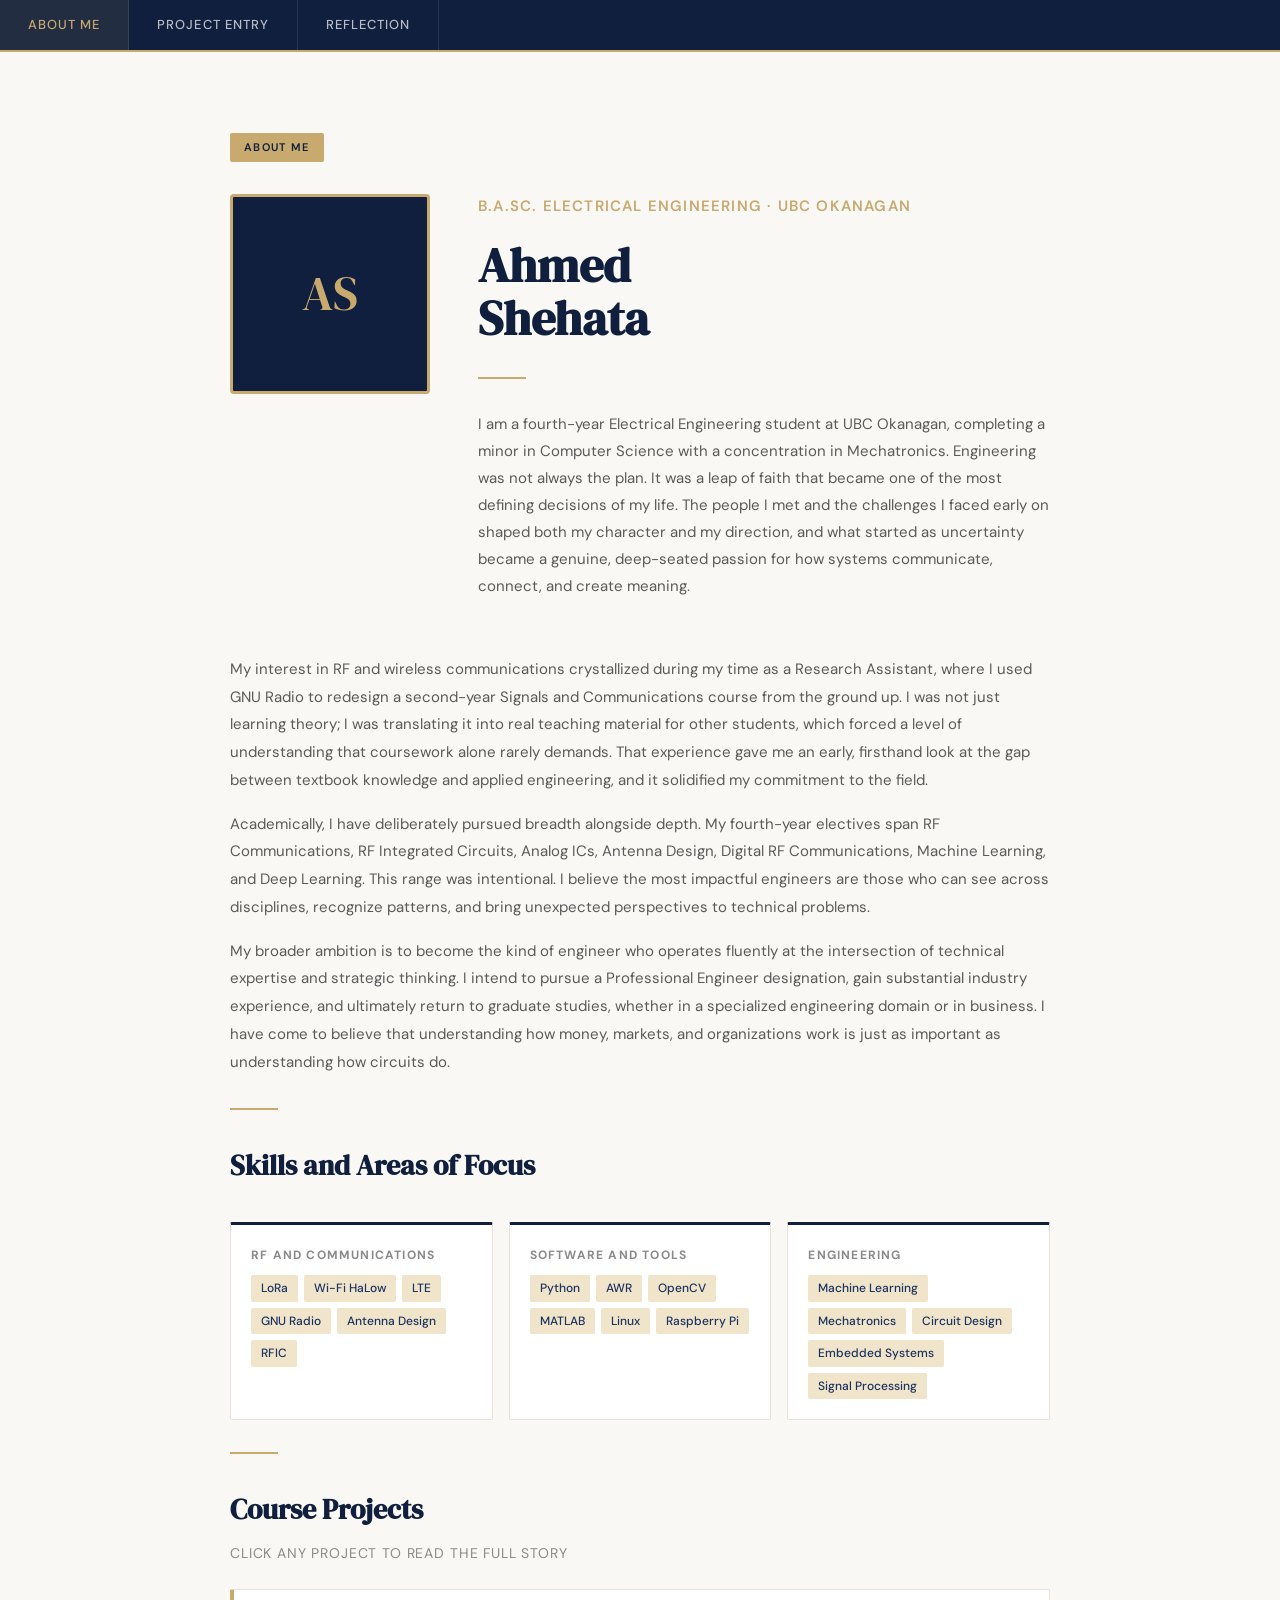
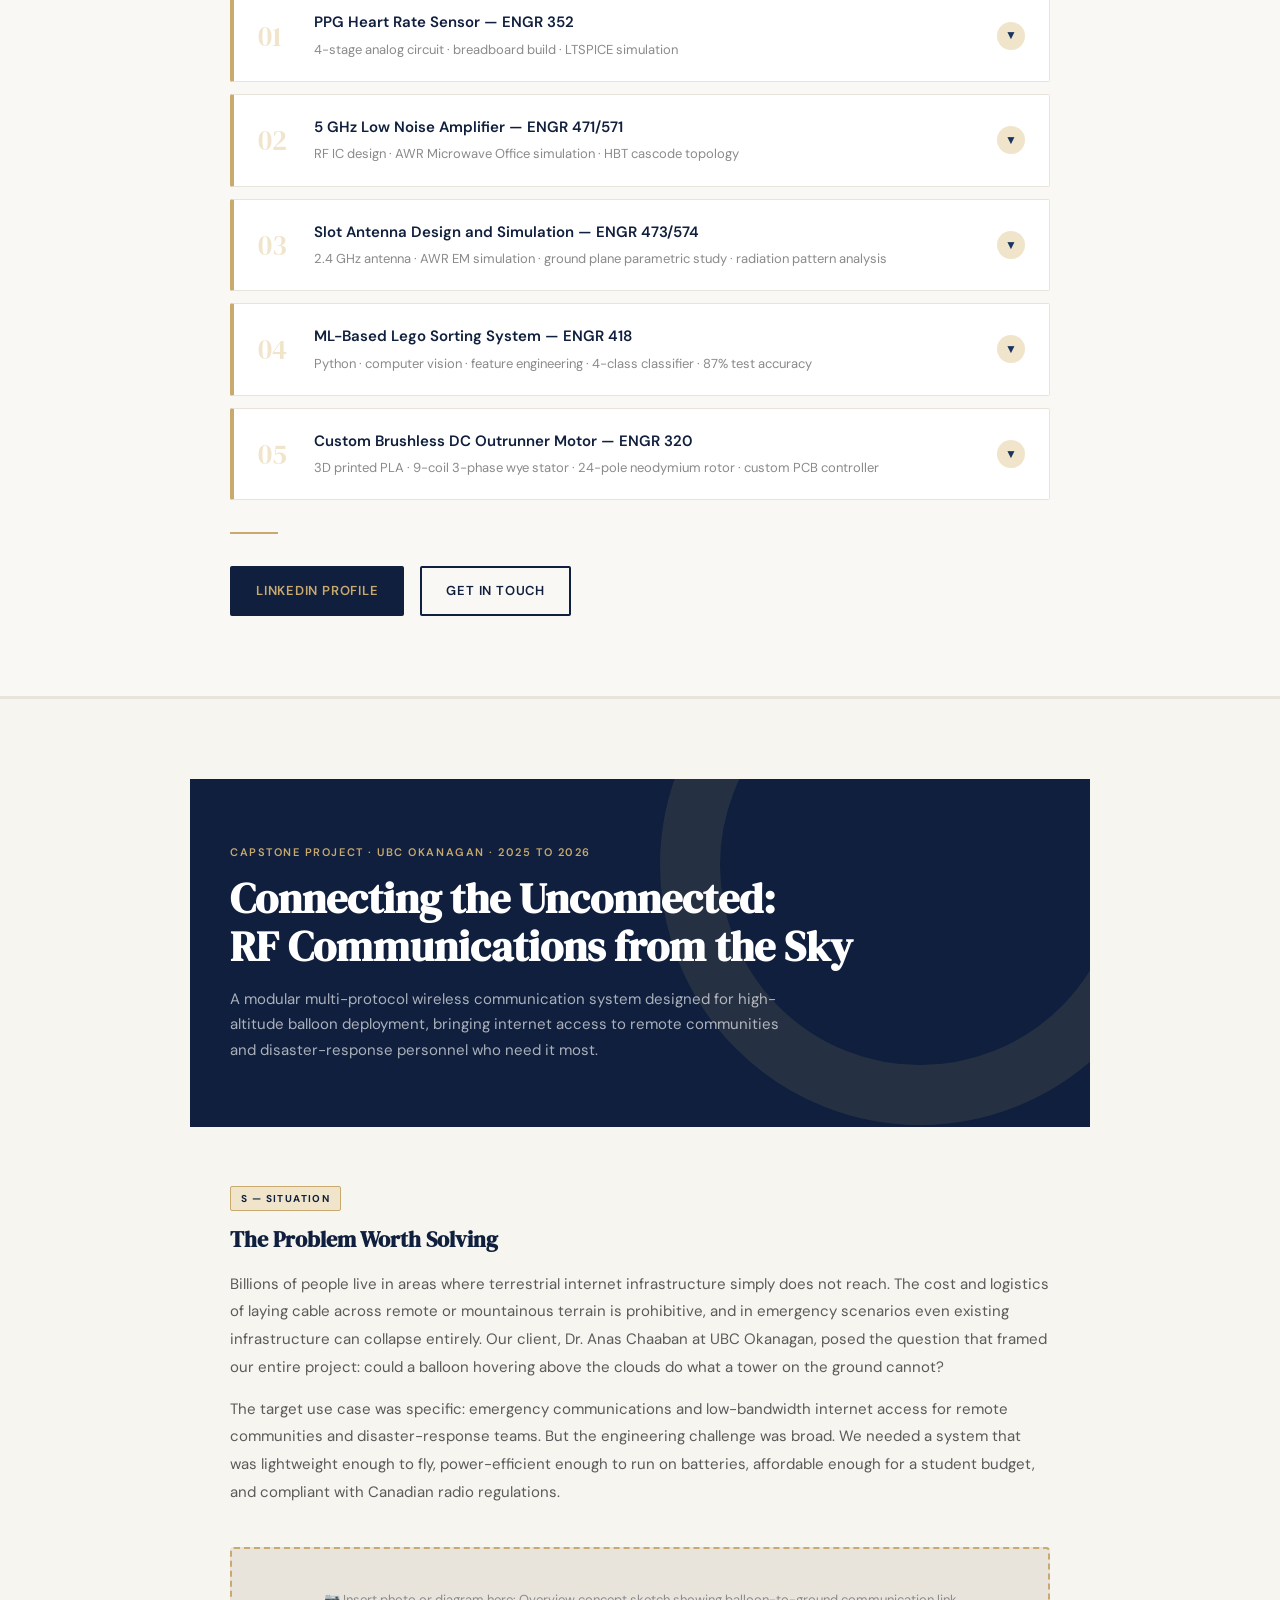
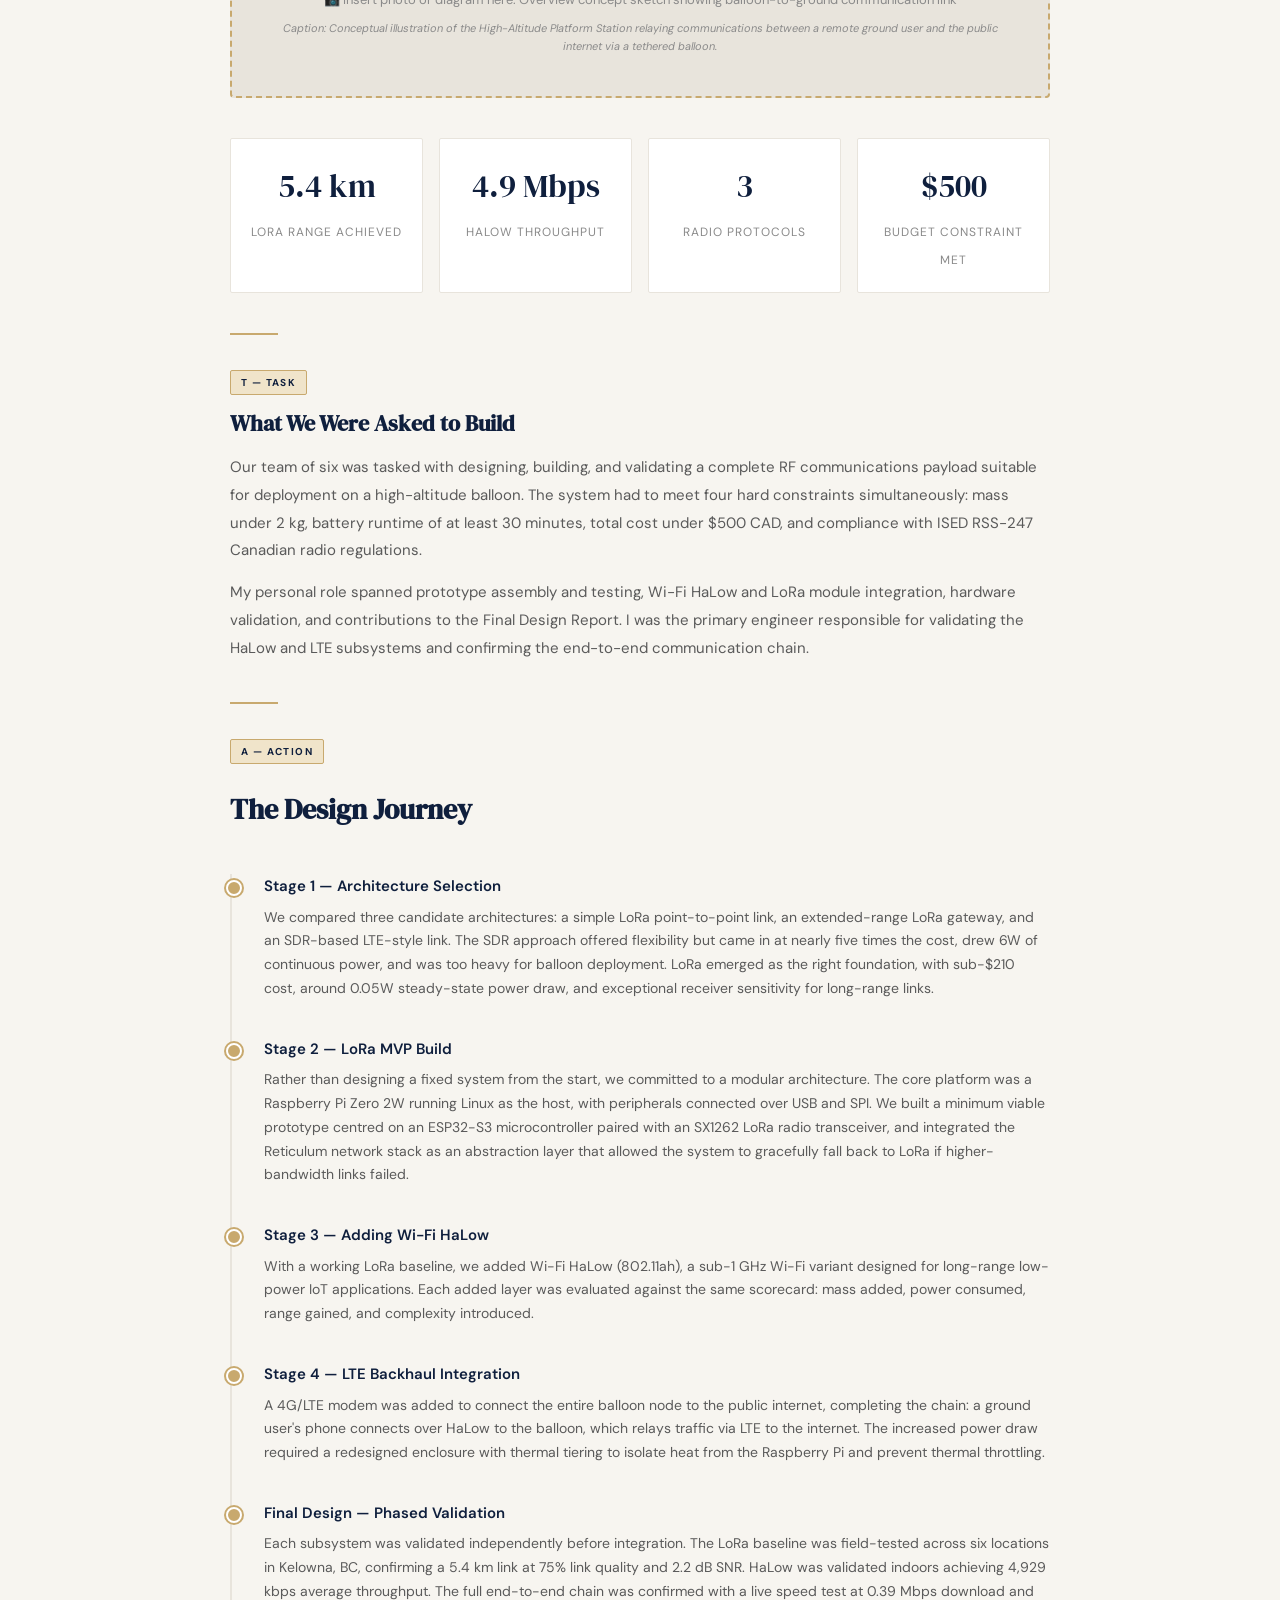
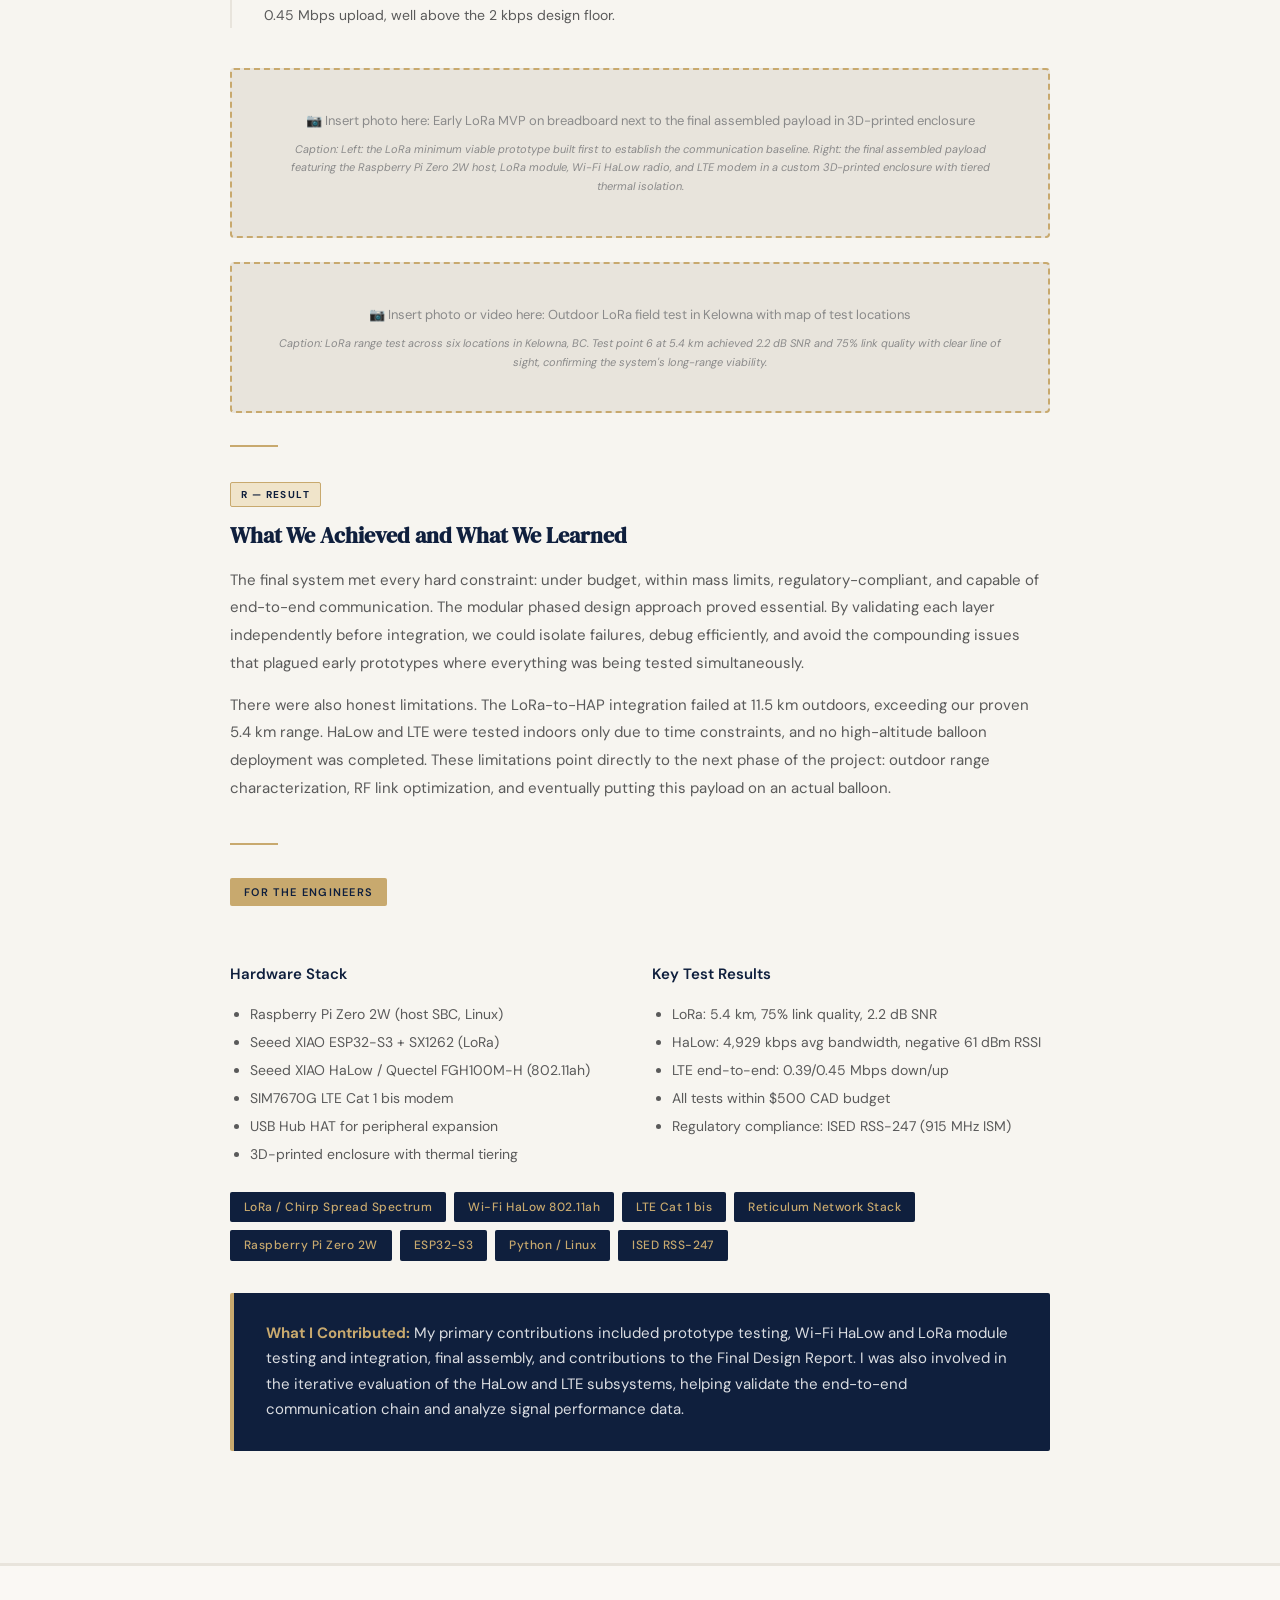
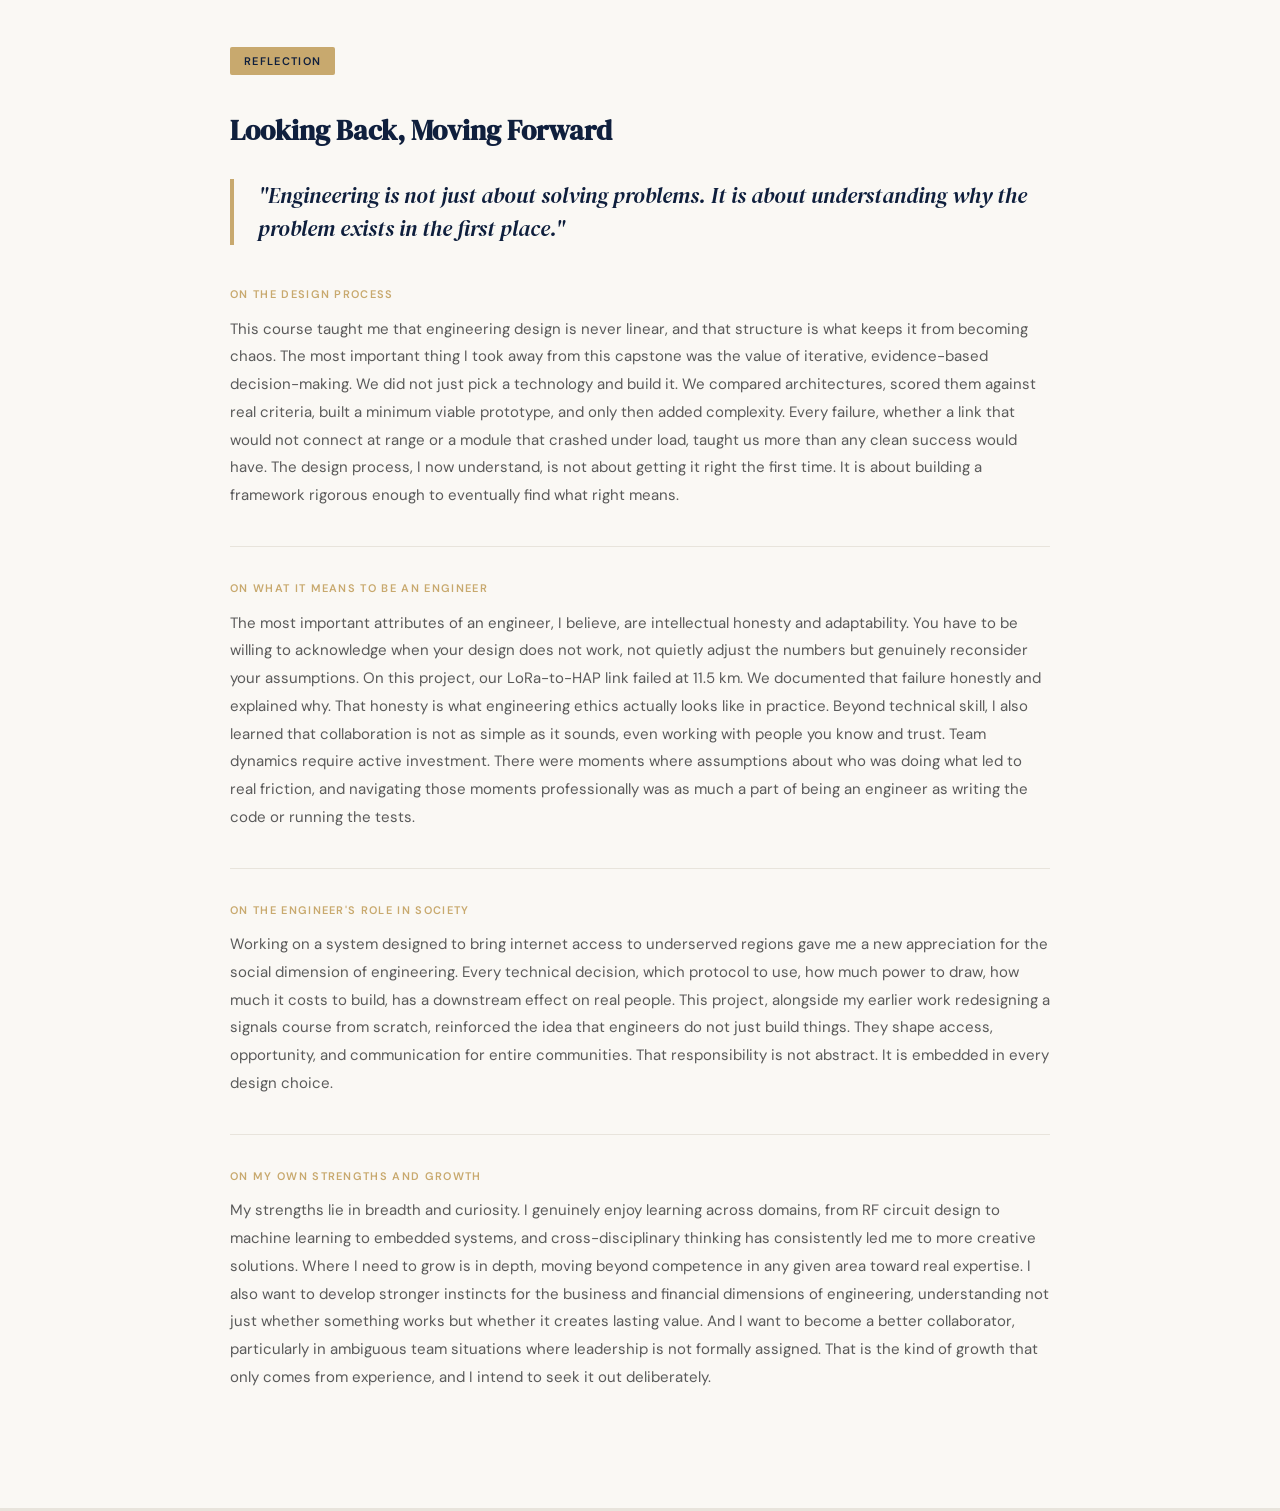
<file: ahmed_eportfolio_final(1).html>
<!DOCTYPE html>
<html lang="en">
<head>
<meta charset="UTF-8">
<meta name="viewport" content="width=device-width, initial-scale=1.0">
<title>Ahmed Shehata — ePortfolio</title>
<link href="https://fonts.googleapis.com/css2?family=DM+Serif+Display:ital@0;1&family=DM+Sans:wght@300;400;500;600&display=swap" rel="stylesheet">
<style>
  :root {
    --navy: #0f1f3d;
    --navy-mid: #1a3260;
    --accent: #c8a96e;
    --accent-light: #f0e4ca;
    --off-white: #faf8f4;
    --warm-gray: #e8e4dc;
    --text: #1a1a1a;
    --text-muted: #5a5a5a;
    --text-light: #8a8a8a;
  }

  * { margin: 0; padding: 0; box-sizing: border-box; }

  body {
    font-family: 'DM Sans', sans-serif;
    background: #f4f2ee;
    color: var(--text);
    line-height: 1.7;
  }

  /* NAV */
  .page-nav {
    position: sticky; top: 0;
    background: var(--navy); z-index: 100;
    display: flex; gap: 0;
    border-bottom: 2px solid var(--accent);
  }
  .page-nav a {
    color: rgba(255,255,255,0.7); text-decoration: none;
    padding: 14px 28px; font-size: 13px; letter-spacing: 0.08em;
    text-transform: uppercase; font-weight: 500; transition: all 0.2s;
    border-right: 1px solid rgba(255,255,255,0.1);
  }
  .page-nav a:hover, .page-nav a.active { color: var(--accent); background: rgba(200,169,110,0.1); }

  /* SECTIONS */
  .page-section { padding: 80px 0; min-height: 100vh; border-bottom: 3px solid var(--warm-gray); }
  #about { background: var(--off-white); }
  #project { background: #f7f5f0; }
  #reflection { background: var(--off-white); }

  .container { max-width: 900px; margin: 0 auto; padding: 0 40px; }

  /* LABELS */
  .page-label {
    display: inline-block; background: var(--accent); color: var(--navy);
    font-size: 11px; font-weight: 600; letter-spacing: 0.12em;
    text-transform: uppercase; padding: 5px 14px; border-radius: 2px; margin-bottom: 2rem;
  }
  .star-label {
    display: inline-block; font-size: 10px; font-weight: 700; letter-spacing: 0.14em;
    text-transform: uppercase; color: var(--navy); background: var(--accent-light);
    border: 1px solid var(--accent); padding: 3px 10px; border-radius: 2px; margin-bottom: 10px;
  }
  .about-divider { width: 48px; height: 2px; background: var(--accent); margin: 32px 0; }
  .section-heading { font-family: 'DM Serif Display', serif; font-size: 28px; color: var(--navy); margin-bottom: 8px; }
  .section-subheading { font-size: 14px; color: var(--text-light); letter-spacing: 0.06em; text-transform: uppercase; margin-bottom: 24px; }

  /* ABOUT HERO */
  .about-hero { display: grid; grid-template-columns: 200px 1fr; gap: 48px; align-items: start; margin-bottom: 56px; }
  .about-photo-placeholder {
    width: 200px; height: 200px; border-radius: 4px; background: var(--navy);
    display: flex; align-items: center; justify-content: center;
    color: var(--accent); font-size: 48px; font-family: 'DM Serif Display', serif;
    border: 3px solid var(--accent);
  }
  .about-name { font-family: 'DM Serif Display', serif; font-size: 48px; color: var(--navy); line-height: 1.1; margin-bottom: 6px; }
  .about-title { font-size: 15px; color: var(--accent); font-weight: 600; letter-spacing: 0.08em; text-transform: uppercase; margin-bottom: 20px; }
  .about-bio { font-size: 15px; color: var(--text-muted); line-height: 1.8; max-width: 600px; }

  /* SKILLS */
  .skills-grid { display: grid; grid-template-columns: repeat(3, 1fr); gap: 16px; margin: 32px 0; }
  .skill-card { background: white; border: 1px solid var(--warm-gray); border-top: 3px solid var(--navy); padding: 20px; border-radius: 2px; }
  .skill-card h4 { font-size: 12px; letter-spacing: 0.1em; text-transform: uppercase; color: var(--text-light); margin-bottom: 10px; }
  .skill-tags { display: flex; flex-wrap: wrap; gap: 6px; }
  .skill-tag { background: var(--accent-light); color: var(--navy-mid); font-size: 12px; padding: 3px 10px; border-radius: 2px; font-weight: 500; }

  /* EXPANDABLE PROJECT CARDS */
  .course-projects-grid { display: grid; gap: 12px; margin: 24px 0; }

  .course-card {
    background: white; border: 1px solid var(--warm-gray);
    border-left: 4px solid var(--accent); border-radius: 2px;
    overflow: hidden;
  }

  .course-card-header {
    display: flex; align-items: center; justify-content: space-between;
    padding: 20px 24px; cursor: pointer; user-select: none;
    transition: background 0.2s;
  }
  .course-card-header:hover { background: #fdf9f3; }

  .course-card-header-left { display: flex; align-items: center; gap: 20px; }
  .course-card-num { font-family: 'DM Serif Display', serif; font-size: 28px; color: var(--accent-light); line-height: 1; min-width: 36px; }
  .course-card-title { font-weight: 600; font-size: 15px; color: var(--navy); margin-bottom: 3px; }
  .course-card-sub { font-size: 13px; color: var(--text-light); }

  .course-card-chevron {
    width: 28px; height: 28px; border-radius: 50%;
    background: var(--accent-light); display: flex; align-items: center; justify-content: center;
    flex-shrink: 0; transition: transform 0.3s, background 0.2s;
    font-size: 12px; color: var(--navy-mid);
  }
  .course-card.open .course-card-chevron { transform: rotate(180deg); background: var(--accent); color: var(--navy); }

  .course-card-body {
    max-height: 0; overflow: hidden;
    transition: max-height 0.5s cubic-bezier(0.4, 0, 0.2, 1);
    border-top: 0px solid var(--warm-gray);
  }
  .course-card.open .course-card-body { max-height: 9999px; border-top-width: 1px; }

  .course-card-inner { padding: 32px 24px 32px 80px; }

  /* STAR BLOCKS INSIDE CARDS */
  .star-block { margin-bottom: 32px; }
  .star-block h4 { font-family: 'DM Serif Display', serif; font-size: 20px; color: var(--navy); margin-bottom: 10px; }
  .star-block p { font-size: 14px; color: var(--text-muted); line-height: 1.85; margin-bottom: 12px; }

  .stage-timeline { position: relative; margin: 24px 0; padding-left: 28px; border-left: 2px solid var(--warm-gray); }
  .stage-step { margin-bottom: 28px; position: relative; }
  .stage-step::before {
    content: ''; position: absolute; left: -34px; top: 5px;
    width: 10px; height: 10px; border-radius: 50%;
    background: var(--accent); border: 2px solid white; box-shadow: 0 0 0 2px var(--accent);
  }
  .stage-step .stage-num { font-size: 10px; font-weight: 700; letter-spacing: 0.12em; text-transform: uppercase; color: var(--accent); margin-bottom: 3px; }
  .stage-step h5 { font-weight: 600; font-size: 14px; color: var(--navy); margin-bottom: 6px; }
  .stage-step p { font-size: 14px; color: var(--text-muted); line-height: 1.75; margin-bottom: 8px; }

  .image-placeholder {
    background: var(--warm-gray); border: 2px dashed var(--accent);
    border-radius: 4px; padding: 24px 32px; text-align: center;
    color: var(--text-light); font-size: 13px; margin: 16px 0;
  }
  .image-placeholder p { margin-top: 6px; font-size: 11px; font-style: italic; }

  .tech-pills { display: flex; flex-wrap: wrap; gap: 7px; margin: 16px 0; }
  .tech-pill { background: var(--navy); color: var(--accent); font-size: 11px; padding: 4px 12px; border-radius: 2px; font-weight: 500; letter-spacing: 0.04em; }

  .result-callout {
    background: var(--navy); color: white; padding: 20px 24px;
    border-radius: 2px; margin: 20px 0; border-left: 4px solid var(--accent);
    font-size: 14px; line-height: 1.7; color: rgba(255,255,255,0.85);
  }
  .result-callout strong { color: var(--accent); }

  .stat-row-small { display: grid; grid-template-columns: repeat(4, 1fr); gap: 12px; margin: 20px 0; }
  .stat-card-small { background: white; border: 1px solid var(--warm-gray); padding: 16px; border-radius: 2px; text-align: center; }
  .stat-num-small { font-family: 'DM Serif Display', serif; font-size: 24px; color: var(--navy); display: block; margin-bottom: 3px; }
  .stat-label-small { font-size: 11px; color: var(--text-light); text-transform: uppercase; letter-spacing: 0.07em; }

  .two-col-small { display: grid; grid-template-columns: 1fr 1fr; gap: 20px; margin: 16px 0; }
  .result-table { width: 100%; border-collapse: collapse; margin: 12px 0; font-size: 13px; }
  .result-table th { background: var(--navy); color: var(--accent); padding: 8px 14px; text-align: left; font-size: 10px; letter-spacing: 0.08em; text-transform: uppercase; font-weight: 600; }
  .result-table td { padding: 8px 14px; border-bottom: 1px solid var(--warm-gray); color: var(--text-muted); }
  .result-table tr:nth-child(even) td { background: #f9f7f3; }

  .comparison-box { display: grid; grid-template-columns: 1fr 1fr; border: 1px solid var(--warm-gray); border-radius: 2px; overflow: hidden; margin: 16px 0; }
  .comp-col { padding: 20px; }
  .comp-col:first-child { background: white; border-right: 1px solid var(--warm-gray); }
  .comp-col:last-child { background: var(--navy); }
  .comp-col h6 { font-size: 10px; letter-spacing: 0.12em; text-transform: uppercase; font-weight: 700; margin-bottom: 14px; }
  .comp-col:first-child h6 { color: var(--text-light); }
  .comp-col:last-child h6 { color: var(--accent); }
  .comp-metric { margin-bottom: 10px; }
  .comp-val { font-family: 'DM Serif Display', serif; font-size: 20px; line-height: 1; }
  .comp-col:first-child .comp-val { color: var(--navy); }
  .comp-col:last-child .comp-val { color: var(--accent); }
  .comp-lbl { font-size: 10px; text-transform: uppercase; letter-spacing: 0.07em; }
  .comp-col:first-child .comp-lbl { color: var(--text-light); }
  .comp-col:last-child .comp-lbl { color: rgba(255,255,255,0.45); }

  /* CAPSTONE PROJECT SECTION */
  .project-hero {
    background: var(--navy); color: white;
    padding: 64px 40px; margin: 0 -40px 56px;
    position: relative; overflow: hidden;
  }
  .project-hero::before {
    content: ''; position: absolute; top: -50%; right: -10%;
    width: 400px; height: 400px;
    border: 60px solid rgba(200,169,110,0.12); border-radius: 50%;
  }
  .project-hero-tag { font-size: 11px; letter-spacing: 0.14em; text-transform: uppercase; color: var(--accent); font-weight: 600; margin-bottom: 12px; }
  .project-hero h1 { font-family: 'DM Serif Display', serif; font-size: 42px; line-height: 1.15; margin-bottom: 16px; position: relative; }
  .project-hero-sub { font-size: 15px; color: rgba(255,255,255,0.65); max-width: 560px; line-height: 1.7; position: relative; }

  .stat-row { display: grid; grid-template-columns: repeat(4, 1fr); gap: 16px; margin: 40px 0; }
  .stat-card { background: white; border: 1px solid var(--warm-gray); padding: 20px; border-radius: 2px; text-align: center; }
  .stat-num { font-family: 'DM Serif Display', serif; font-size: 32px; color: var(--navy); display: block; margin-bottom: 4px; }
  .stat-label { font-size: 12px; color: var(--text-light); text-transform: uppercase; letter-spacing: 0.08em; }

  .narrative-block { margin: 32px 0; }
  .narrative-block p { font-size: 15px; color: var(--text-muted); line-height: 1.85; margin-bottom: 14px; }

  .timeline { position: relative; margin: 40px 0; padding-left: 32px; border-left: 2px solid var(--warm-gray); }
  .timeline-step { margin-bottom: 36px; position: relative; }
  .timeline-step::before { content: ''; position: absolute; left: -38px; top: 6px; width: 12px; height: 12px; border-radius: 50%; background: var(--accent); border: 2px solid white; box-shadow: 0 0 0 2px var(--accent); }
  .timeline-step h4 { font-weight: 600; font-size: 15px; color: var(--navy); margin-bottom: 6px; }
  .timeline-step p { font-size: 14px; color: var(--text-muted); line-height: 1.7; }

  .two-col { display: grid; grid-template-columns: 1fr 1fr; gap: 24px; margin: 24px 0; }
  .callout { background: var(--navy); color: white; padding: 28px 32px; border-radius: 2px; margin: 32px 0; border-left: 4px solid var(--accent); }
  .callout p { font-size: 15px; line-height: 1.7; color: rgba(255,255,255,0.85); }
  .callout strong { color: var(--accent); }

  .image-placeholder-lg { background: var(--warm-gray); border: 2px dashed var(--accent); border-radius: 4px; padding: 40px; text-align: center; color: var(--text-light); font-size: 13px; margin: 24px 0; }
  .image-placeholder-lg p { margin-top: 8px; font-size: 11px; font-style: italic; }

  .tech-pills-lg { display: flex; flex-wrap: wrap; gap: 8px; margin: 20px 0; }
  .tech-pill-lg { background: var(--navy); color: var(--accent); font-size: 12px; padding: 5px 14px; border-radius: 2px; font-weight: 500; letter-spacing: 0.04em; }

  /* CONTACT */
  .contact-row { display: flex; gap: 16px; flex-wrap: wrap; margin-top: 32px; }
  .contact-btn { display: inline-flex; align-items: center; gap: 8px; padding: 12px 24px; font-size: 13px; font-weight: 600; letter-spacing: 0.06em; text-transform: uppercase; border-radius: 2px; text-decoration: none; transition: all 0.2s; }
  .btn-primary { background: var(--navy); color: var(--accent); border: 2px solid var(--navy); }
  .btn-secondary { background: transparent; color: var(--navy); border: 2px solid var(--navy); }

  /* REFLECTION */
  .reflection-intro { font-family: 'DM Serif Display', serif; font-size: 22px; color: var(--navy); line-height: 1.5; font-style: italic; border-left: 4px solid var(--accent); padding-left: 24px; margin-bottom: 40px; }
  .reflection-q { margin-bottom: 36px; }
  .reflection-q h4 { font-size: 11px; letter-spacing: 0.12em; text-transform: uppercase; color: var(--accent); font-weight: 600; margin-bottom: 12px; }
  .reflection-q p { font-size: 15px; color: var(--text-muted); line-height: 1.85; }
  hr.divider { border: none; border-top: 1px solid var(--warm-gray); margin: 32px 0; }
  .word-count { font-size: 12px; color: var(--text-light); font-style: italic; margin-top: 40px; }

  @media (max-width: 700px) {
    .about-hero { grid-template-columns: 1fr; }
    .skills-grid { grid-template-columns: 1fr; }
    .stat-row, .stat-row-small { grid-template-columns: repeat(2, 1fr); }
    .two-col, .two-col-small, .comparison-box { grid-template-columns: 1fr; }
    .about-name { font-size: 36px; }
    .course-card-inner { padding: 24px 16px; }
  }
</style>
</head>
<body>

<nav class="page-nav">
  <a href="#about" class="active">About Me</a>
  <a href="#project">Project Entry</a>
  <a href="#reflection">Reflection</a>
</nav>

<!-- ══════════════════════════════════════
     PAGE 1: ABOUT ME
══════════════════════════════════════ -->
<section class="page-section" id="about">
  <div class="container">

    <span class="page-label">About Me</span>

    <div class="about-hero">
      <div class="about-photo-placeholder">AS</div>
      <div>
        <div class="about-title">B.A.Sc. Electrical Engineering · UBC Okanagan</div>
        <h1 class="about-name">Ahmed<br>Shehata</h1>
        <div class="about-divider"></div>
        <p class="about-bio">I am a fourth-year Electrical Engineering student at UBC Okanagan, completing a minor in Computer Science with a concentration in Mechatronics. Engineering was not always the plan. It was a leap of faith that became one of the most defining decisions of my life. The people I met and the challenges I faced early on shaped both my character and my direction, and what started as uncertainty became a genuine, deep-seated passion for how systems communicate, connect, and create meaning.</p>
      </div>
    </div>

    <p style="font-size:15px; color:var(--text-muted); line-height:1.85; margin-bottom:16px;">My interest in RF and wireless communications crystallized during my time as a Research Assistant, where I used GNU Radio to redesign a second-year Signals and Communications course from the ground up. I was not just learning theory; I was translating it into real teaching material for other students, which forced a level of understanding that coursework alone rarely demands. That experience gave me an early, firsthand look at the gap between textbook knowledge and applied engineering, and it solidified my commitment to the field.</p>

    <p style="font-size:15px; color:var(--text-muted); line-height:1.85; margin-bottom:16px;">Academically, I have deliberately pursued breadth alongside depth. My fourth-year electives span RF Communications, RF Integrated Circuits, Analog ICs, Antenna Design, Digital RF Communications, Machine Learning, and Deep Learning. This range was intentional. I believe the most impactful engineers are those who can see across disciplines, recognize patterns, and bring unexpected perspectives to technical problems.</p>

    <p style="font-size:15px; color:var(--text-muted); line-height:1.85; margin-bottom:32px;">My broader ambition is to become the kind of engineer who operates fluently at the intersection of technical expertise and strategic thinking. I intend to pursue a Professional Engineer designation, gain substantial industry experience, and ultimately return to graduate studies, whether in a specialized engineering domain or in business. I have come to believe that understanding how money, markets, and organizations work is just as important as understanding how circuits do.</p>

    <div class="about-divider"></div>

    <h2 class="section-heading">Skills and Areas of Focus</h2>
    <div class="skills-grid">
      <div class="skill-card">
        <h4>RF and Communications</h4>
        <div class="skill-tags">
          <span class="skill-tag">LoRa</span><span class="skill-tag">Wi-Fi HaLow</span>
          <span class="skill-tag">LTE</span><span class="skill-tag">GNU Radio</span>
          <span class="skill-tag">Antenna Design</span><span class="skill-tag">RFIC</span>
        </div>
      </div>
      <div class="skill-card">
        <h4>Software and Tools</h4>
        <div class="skill-tags">
          <span class="skill-tag">Python</span><span class="skill-tag">AWR</span>
          <span class="skill-tag">OpenCV</span><span class="skill-tag">MATLAB</span>
          <span class="skill-tag">Linux</span><span class="skill-tag">Raspberry Pi</span>
        </div>
      </div>
      <div class="skill-card">
        <h4>Engineering</h4>
        <div class="skill-tags">
          <span class="skill-tag">Machine Learning</span><span class="skill-tag">Mechatronics</span>
          <span class="skill-tag">Circuit Design</span><span class="skill-tag">Embedded Systems</span>
          <span class="skill-tag">Signal Processing</span>
        </div>
      </div>
    </div>

    <div class="about-divider"></div>

    <!-- EXPANDABLE COURSE PROJECTS -->
    <h2 class="section-heading">Course Projects</h2>
    <p class="section-subheading">Click any project to read the full story</p>

    <div class="course-projects-grid">

      <!-- PROJECT 1: PPG -->
      <div class="course-card" id="card-ppg">
        <div class="course-card-header" onclick="toggleCard('card-ppg')">
          <div class="course-card-header-left">
            <div class="course-card-num">01</div>
            <div>
              <div class="course-card-title">PPG Heart Rate Sensor — ENGR 352</div>
              <div class="course-card-sub">4-stage analog circuit · breadboard build · LTSPICE simulation</div>
            </div>
          </div>
          <div class="course-card-chevron">▼</div>
        </div>
        <div class="course-card-body">
          <div class="course-card-inner">

            <div class="star-block">
              <span class="star-label">S — Situation</span>
              <h4>The Challenge: Detecting a Heartbeat with Analog Circuits</h4>
              <p>Every time the heart beats, it pushes a pulse of blood through the arteries, and that pulse subtly changes how much infrared light the skin absorbs. If you shine an IR emitter against a finger and measure the reflected intensity with a photodiode, you can actually see the heartbeat as a tiny fluctuation in the detected current. This technique is called photoplethysmography, or PPG, and it is the same principle behind every modern fitness tracker and pulse oximeter.</p>
              <p>In ENGR 352, our task was to build a PPG heart rate sensor from scratch using discrete analog components with no microcontrollers or digital shortcuts. The photodiode current sits in the range of nanoamps, and getting from that near-invisible signal to a clean, reliable LED flash for every heartbeat required four carefully engineered analog stages, each building directly on the last.</p>
            </div>

            <div class="stat-row-small">
              <div class="stat-card-small"><span class="stat-num-small">4</span><span class="stat-label-small">Cascaded Stages</span></div>
              <div class="stat-card-small"><span class="stat-num-small">~1 µA</span><span class="stat-label-small">Input Signal</span></div>
              <div class="stat-card-small"><span class="stat-num-small">170 ms</span><span class="stat-label-small">LED Flash Duration</span></div>
              <div class="stat-card-small"><span class="stat-num-small">&lt;2%</span><span class="stat-label-small">Error vs Theory</span></div>
            </div>

            <div class="star-block">
              <span class="star-label">T — Task</span>
              <h4>What We Were Asked to Build</h4>
              <p>The project spanned four successive lab sessions, each delivering a working circuit block that fed directly into the next. The final design had to operate from a single 5 V USB supply, detect a real human pulse reliably, and produce an LED flash of appropriate duration for each detected heartbeat, all using only component values available in the lab inventory. My partner and I were responsible for the complete design workflow at every stage, covering theoretical analysis, LTSPICE simulation, physical breadboard implementation, and oscilloscope verification.</p>
            </div>

            <div class="star-block">
              <span class="star-label">A — Action</span>
              <h4>The Build, Stage by Stage</h4>
            </div>

            <div class="stage-timeline">
              <div class="stage-step">
                <div class="stage-num">Stage 1 — Lab 2</div>
                <h5>Transimpedance Amplifier</h5>
                <p>The photodiode produces a DC current of roughly 1 µA with an AC heartbeat signal of only 25 to 100 nA riding on top. We designed a transimpedance amplifier that converts this current directly into a voltage using an op-amp with a megaohm-range feedback resistor. A small feedback capacitor was added to roll off high-frequency noise and prevent oscillation. We also hand-soldered the optical sensor assembly, carefully positioning the photodiode flush against the IR emitter with a heat-shrink shroud to minimize direct IR leakage.</p>
              </div>
              <div class="stage-step">
                <div class="stage-num">Stage 2 — Lab 3</div>
                <h5>Bandpass Filter and Gain Stage</h5>
                <p>Stage 1 produced a signal dominated by a large DC offset, which was not useful for triggering. Stage 2 stripped that DC component away with an AC-coupled non-inverting op-amp stage and amplified the remaining AC heartbeat signal to approximately 1 V peak. A resistor divider set the common-mode input to 2.5 V and the AC gain was tuned experimentally based on the actual signal from the sensor, completing a bandpass response across both cascaded stages.</p>
              </div>
              <div class="stage-step">
                <div class="stage-num">Stage 3 — Lab 4</div>
                <h5>Hysteretic Comparator</h5>
                <p>The smooth analog heartbeat waveform needed to be converted into a clean digital edge for the monostable to trigger on. We designed a hysteretic comparator with positive feedback to create two trip points around a 2.5 V reference, so the output only switched when the input clearly crossed the defined band. This eliminated noise-induced false triggers and produced a clean 0 to 5 V square wave that fired exactly once per heartbeat.</p>
              </div>
              <div class="stage-step">
                <div class="stage-num">Stage 4 — Lab 5</div>
                <h5>Monostable Multivibrator and LED Driver</h5>
                <p>A differentiator followed by an isolation diode extracted only the positive-going rising edges so the monostable fired exactly once per heartbeat. The monostable used two NPN BJTs in a cross-coupled configuration, holding the output high for a duration Ton set by the RC time constant. We calculated Ton = 167.3 ms analytically, targeting roughly 20% duty cycle at 72 BPM. Simulation confirmed 166 ms and the physical measurement came in at 170 ms, within 2% of the theoretical prediction. A third transistor drove the green LED through a current-limiting resistor, producing a visible flash synchronized to each heartbeat.</p>
              </div>
            </div>

            <div class="image-placeholder">
              📷 Insert photo here: Assembled breadboard with all 4 stages visible (Lab 5 final build)
              <p>Caption: Fully assembled PPG heart rate sensor. All four stages are visible across the breadboard, from the transimpedance amplifier on the left through to the monostable multivibrator and green LED driver on the right.</p>
            </div>

            <div class="image-placeholder">
              📷 Insert oscilloscope screenshot here: Final LED output (CH1) with raw PPG signal (CH2) showing synchronization
              <p>Caption: Final system output. CH1 shows the LED anode signal flashing at Ton approximately 170 ms for each detected heartbeat. CH2 shows the raw PPG signal from the finger sensor, confirming each LED flash is correctly synchronized to the cardiac cycle.</p>
            </div>

            <div class="star-block">
              <span class="star-label">R — Result</span>
              <h4>What We Built and What It Proved</h4>
              <p>The final integrated circuit successfully detected a real human pulse and produced a consistent LED flash for every heartbeat, with a measured Ton within 2% of the theoretical prediction. No component adjustments were required after assembly and the design worked on the first build. The project demonstrated the value of validating each block independently before cascading them together. When the final system was assembled, it worked immediately.</p>
            </div>

            <div class="tech-pills">
              <span class="tech-pill">Transimpedance Amplifier</span><span class="tech-pill">Bandpass Filter Design</span>
              <span class="tech-pill">Hysteretic Comparator</span><span class="tech-pill">Monostable Multivibrator</span>
              <span class="tech-pill">BJT Switching (2N3904)</span><span class="tech-pill">LTSPICE Simulation</span>
              <span class="tech-pill">Photoplethysmography (PPG)</span>
            </div>

            <div class="result-callout">
              <strong>My Contribution:</strong> I co-designed all four stages with my lab partner, contributing equally to theoretical analysis, LTSPICE simulation, breadboard construction, and oscilloscope verification. I was specifically responsible for the monostable multivibrator analysis and Ton calculation, the hysteresis band selection for Stage 3, and the final integrated system testing.
            </div>

          </div>
        </div>
      </div>

      <!-- PROJECT 2: LNA -->
      <div class="course-card" id="card-lna">
        <div class="course-card-header" onclick="toggleCard('card-lna')">
          <div class="course-card-header-left">
            <div class="course-card-num">02</div>
            <div>
              <div class="course-card-title">5 GHz Low Noise Amplifier — ENGR 471/571</div>
              <div class="course-card-sub">RF IC design · AWR Microwave Office simulation · HBT cascode topology</div>
            </div>
          </div>
          <div class="course-card-chevron">▼</div>
        </div>
        <div class="course-card-body">
          <div class="course-card-inner">

            <div class="star-block">
              <span class="star-label">S — Situation</span>
              <h4>The Problem: Amplifying Without Adding Noise</h4>
              <p>In any wireless receiver, whether it is a phone, a radar system, or a satellite link, the first component the antenna connects to is a low noise amplifier. The LNA's job is deceptively simple: amplify the incoming signal before it reaches the rest of the receiver chain. The problem is that every electronic component adds noise to the signal it handles, and if the first amplifier adds too much noise, no amount of downstream processing can recover the original signal quality.</p>
              <p>This project challenged me to design a 5 GHz LNA from scratch using AWR Microwave Office and a generic BiCMOS foundry process with heterojunction bipolar transistors. The design had to simultaneously meet four demanding targets over a 200 MHz bandwidth: noise figure below 2 dB, gain above 20 dB, input return loss below negative 15 dB, and output return loss below negative 10 dB, all from a single 1.8 V supply.</p>
            </div>

            <div class="stat-row-small">
              <div class="stat-card-small"><span class="stat-num-small">21 dB</span><span class="stat-label-small">Final Gain</span></div>
              <div class="stat-card-small"><span class="stat-num-small">1.78 dB</span><span class="stat-label-small">Noise Figure</span></div>
              <div class="stat-card-small"><span class="stat-num-small">−29 dB</span><span class="stat-label-small">Input Match</span></div>
              <div class="stat-card-small"><span class="stat-num-small">5 GHz</span><span class="stat-label-small">Design Frequency</span></div>
            </div>

            <div class="star-block">
              <span class="star-label">T — Task</span>
              <h4>What I Was Asked to Design</h4>
              <p>Labs 3 and 4 were a two-part individual design project, each building directly on the last. Lab 3 focused on the common-emitter topology, covering bias optimization, device scaling, emitter degeneration, and input matching to produce a well-matched CE amplifier. Lab 4 then upgraded that design by adding a cascode stage and an emitter follower to push gain past the 20 dB threshold while keeping noise figure within specification. The entire workflow was simulation-based using AWR Microwave Office with no physical hardware involved.</p>
            </div>

            <div class="star-block">
              <span class="star-label">A — Action</span>
              <h4>The Design Journey</h4>
            </div>

            <div class="stage-timeline">
              <div class="stage-step">
                <div class="stage-num">Step 1 — Bias Optimization</div>
                <h5>Finding the Minimum Noise Figure Bias Point</h5>
                <p>Starting with a single HBT transistor and no matching networks, I swept the base bias current from 0 to 0.15 mA and plotted noise figure at 5 GHz. The result revealed a clear minimum at Ibias around 0.0075 mA with NF of approximately 7.84 dB, which was far too noisy on its own and pointed directly to the need for device scaling.</p>
              </div>
              <div class="stage-step">
                <div class="stage-num">Step 2 — Device Scaling</div>
                <h5>Scaling to 24 Fingers to Align Zopt with 50 Ω</h5>
                <p>A single-finger transistor biased for minimum noise has an optimum source impedance far from 50 Ω, meaning a standard source cannot simultaneously drive the transistor at its noise minimum. I paralelled two devices at N=12 each for 24 total fingers. This scaling shifted the optimum noise impedance toward 50 Ω and dramatically dropped the minimum noise figure from 7.84 dB down to approximately 1.61 to 1.68 dB, all from choosing the right device size.</p>
              </div>
              <div class="stage-step">
                <div class="stage-num">Step 3 — Emitter Degeneration and Input Matching</div>
                <h5>Adding LE and LB to Achieve 50 Ω Input Impedance</h5>
                <p>Even after scaling, Re{Zin} was only about 10 Ω. A small emitter degeneration inductor LE was added to pull Re{Zin} to 50 Ω, calculated analytically as LE = RS/ωT using fT read from the transistor Bode plot at 15.1 GHz, giving LE around 0.549 nH after tuning. The cost was visible: voltage gain dropped from 5.98 V/V to 2.51 V/V. A series base inductor LB of 0.161 nH then cancelled the remaining input reactance, pushing S11 to negative 59 dB and completing the CE amplifier with an excellent input match but only 8.67 dB of gain.</p>
              </div>
              <div class="stage-step">
                <div class="stage-num">Step 4 — Cascode and Emitter Follower</div>
                <h5>Adding Q2 and Q3 to Push Gain to 21 dB</h5>
                <p>A cascode transistor Q2 was inserted between the CE output and the load to eliminate the Miller effect and push the dominant gain-limiting pole to a higher frequency. A resonant tank circuit with LT = 1 nH and a tuned capacitor CT of 0.52 pF, with series resistance to model Q=10, presented an equivalent parallel resistance of approximately 314 Ω to the collector, providing the high-impedance load needed for voltage gain. An emitter follower Q3 was added as an output buffer to drive the 50 Ω load. After iterating all tuning parameters, the cascode LNA met every specification: 21.07 dB gain, 1.78 dB noise figure, and better than negative 28 dB input return loss across the full 200 MHz bandwidth.</p>
              </div>
            </div>

            <div class="image-placeholder">
              📊 Insert AWR screenshot here: Noise Figure vs Bias Current comparing N=1 to scaled device (N=24)
              <p>Caption: Noise figure versus base bias current at 5 GHz. Single-device minimum NF is approximately 7.84 dB; after scaling to 24 fingers the minimum drops to approximately 1.61 to 1.68 dB. Device scaling is the single most impactful step in the design process.</p>
            </div>

            <div class="image-placeholder">
              📊 Insert AWR screenshot here: S21 gain comparison between the CE LNA (Lab 3) and Cascode LNA (Lab 4)
              <p>Caption: Gain |S21| versus frequency. The CE LNA achieves 8.67 dB at 5 GHz while the cascode delivers 21.07 dB, a 12.4 dB improvement with only a 0.39 dB noise figure penalty.</p>
            </div>

            <div class="star-block">
              <span class="star-label">R — Result</span>
              <h4>From 7.84 dB Noise to a Fully Matched 21 dB Amplifier</h4>
              <p>Starting from a single transistor with a noise figure of 7.84 dB and no impedance matching, the final cascode LNA achieved 21.07 dB gain, 1.78 dB noise figure, and better than negative 28 dB input return loss across a 200 MHz bandwidth at 5 GHz. Every specification was met. The most important lesson was that noise, gain, and matching are fundamentally coupled at RF frequencies, and every design step involved a documented trade-off rather than just a parameter adjustment.</p>
            </div>

            <div class="comparison-box">
              <div class="comp-col">
                <h6>Lab 3 — Common Emitter</h6>
                <div class="comp-metric"><div class="comp-val">8.67 dB</div><div class="comp-lbl">Gain @ 5 GHz</div></div>
                <div class="comp-metric"><div class="comp-val">1.39 dB</div><div class="comp-lbl">Noise Figure</div></div>
                <div class="comp-metric"><div class="comp-val">−59.1 dB</div><div class="comp-lbl">S11</div></div>
              </div>
              <div class="comp-col">
                <h6>Lab 4 — Cascode</h6>
                <div class="comp-metric"><div class="comp-val">21.07 dB</div><div class="comp-lbl">Gain @ 5 GHz</div></div>
                <div class="comp-metric"><div class="comp-val">1.78 dB</div><div class="comp-lbl">Noise Figure</div></div>
                <div class="comp-metric"><div class="comp-val">−29.8 dB</div><div class="comp-lbl">S11</div></div>
              </div>
            </div>

            <div class="tech-pills">
              <span class="tech-pill">AWR Microwave Office</span><span class="tech-pill">HBT Transistor Design</span>
              <span class="tech-pill">Noise Figure Optimization</span><span class="tech-pill">Emitter Degeneration</span>
              <span class="tech-pill">Cascode Topology</span><span class="tech-pill">S-Parameter Analysis</span>
              <span class="tech-pill">RF IC Design (BiCMOS)</span>
            </div>

            <div class="result-callout">
              <strong>My Contribution:</strong> This was an individual design project. I completed all design steps independently, including bias optimization sweeps, device scaling calculations, emitter and base inductor derivations from first principles, AWR simulation and tuning at every stage, and the final cascode integration.
            </div>

          </div>
        </div>
      </div>

      <!-- PROJECT 3: SLOT ANTENNA -->
      <div class="course-card" id="card-antenna">
        <div class="course-card-header" onclick="toggleCard('card-antenna')">
          <div class="course-card-header-left">
            <div class="course-card-num">03</div>
            <div>
              <div class="course-card-title">Slot Antenna Design and Simulation — ENGR 473/574</div>
              <div class="course-card-sub">2.4 GHz antenna · AWR EM simulation · ground plane parametric study · radiation pattern analysis</div>
            </div>
          </div>
          <div class="course-card-chevron">▼</div>
        </div>
        <div class="course-card-body">
          <div class="course-card-inner">

            <div class="star-block">
              <span class="star-label">S — Situation</span>
              <h4>What a Slot Antenna Is and Why It Is Worth Designing</h4>
              <p>A slot antenna is one of the most elegant structures in RF engineering. Rather than adding metal to radiate, you remove it. A narrow rectangular aperture cut into a conducting ground plane is driven by a voltage source across the slot, and the resulting edge currents cause the opening itself to radiate, producing a pattern that is mathematically the complement of a dipole's. The electric and magnetic fields are swapped compared to a dipole, but the overall radiation envelope is nearly identical, making slot antennas highly attractive wherever a flush, conformal, or structurally integrated antenna is needed. They appear in radar systems, broadcast towers, aircraft skins, and increasingly in PCB ground planes for Wi-Fi, GPS, and 5G front-ends.</p>
              <p>In ENGR 473, the project was not simply to design a slot antenna to a specification. It was a parametric study: build a working simulation in AWR Microwave Office's EM solver, then systematically vary the ground plane geometry to observe and explain what happens to the radiation pattern. The underlying question was a foundational one in antenna engineering. How much does the physical boundary around an aperture actually matter for how that aperture radiates?</p>
            </div>

            <div class="star-block">
              <span class="star-label">T — Task</span>
              <h4>Simulate, Vary, and Interpret</h4>
              <p>The assignment required me to construct a simulation-based study of a half-wavelength slot antenna resonating at 2.4 GHz inside AWR's EM environment. The target resonant frequency set the slot length at approximately 0.447λ, which corresponds to roughly 55.8 mm at 2.4 GHz with a slight shortening factor applied to achieve self-resonance. Beyond getting the antenna to resonate, the core task was to run a structured series of simulations that varied the ground plane width and length independently, and to analyze the resulting 3D radiation patterns, polar plots in the XZ and YZ planes, and input impedance curves for each configuration. The goal was not just to find a good design but to understand what controls the pattern and what trade-offs arise when the ground plane cannot be made arbitrarily large.</p>
            </div>

            <div class="star-block">
              <span class="star-label">A — Action</span>
              <h4>The Simulation Journey, Configuration by Configuration</h4>
            </div>

            <div class="stage-timeline">
              <div class="stage-step">
                <div class="stage-num">Stage 1 — Initial Setup</div>
                <h5>Building the Baseline Configuration</h5>
                <p>The starting point was a finite ground plane sized at 0.8λ by 0.8λ with the slot centred at resonant dimensions of 0.447λ long by 0.1λ wide. The stackup used two air layers with approximate open boundary conditions above and below the ground plane to simulate free-space radiation. Patch-style excitation ports were placed at either end of the slot to drive the voltage across the aperture. Several early layout attempts, visible in the simulation files as the "initial attempts" and "honorable mentions" configurations, failed to produce clean patterns due to incorrect boundary settings and oversized or undersized ground planes that distorted the near-field and produced asymmetric results.</p>
              </div>
              <div class="stage-step">
                <div class="stage-num">Stage 2 — Square Ground Plane Study</div>
                <h5>Comparing 0.8λ × 0.8λ Against 3λ × 3λ</h5>
                <p>The 0.8λ square ground plane produced the closest result to a theoretical donut pattern, with a clean omnidirectional response in the XZ plane and a standard figure-eight in the YZ plane. The 3D directivity plot showed a smooth oblate shape with a maximum directivity of approximately 5.74 dBi. When the ground plane was scaled up dramatically to 3λ by 3λ, the pattern broke down entirely into a multi-lobe structure with several distinct grating lobes radiating in unexpected directions. The 3D pattern became a complex multi-petal shape resembling a cactus rather than a donut, confirming that a very large ground plane introduces edge diffraction effects that compete with the intended aperture radiation.</p>
              </div>
              <div class="stage-step">
                <div class="stage-num">Stage 3 — Width Variation</div>
                <h5>Reducing Ground Plane Width from 0.8λ to 0.11λ</h5>
                <p>Holding the ground plane length at 0.8λ while reducing the width to 0.3λ and then further to 0.11λ revealed a consistent trend. Narrowing the width caused the two main lobes in the YZ plane to compress toward broadside and the XZ-plane omnidirectional ring to sharpen into a figure-eight pattern. At 0.11λ width the antenna began to behave more like a narrow strip radiator than a slot in a ground plane, producing a dipole-like bidirectional beam. The transition was gradual but monotonic, confirming that ground plane width directly controls the cross-polarization balance and the degree of omnidirectionality in the azimuthal plane.</p>
              </div>
              <div class="stage-step">
                <div class="stage-num">Stage 4 — Length Variation and Final Design</div>
                <h5>Converging on 0.48λ × 0.6λ for the Cleanest Donut</h5>
                <p>Varying the ground plane length while holding the width at 0.8λ showed that shorter lengths pushed the pattern toward a single dominant lobe while longer lengths reintroduced multi-lobe asymmetry. The final converged design used a ground plane of 0.48λ by 0.6λ with the slot at 0.447λ by 0.1λ. This configuration produced the cleanest approximation of the desired toroidal radiation pattern: a nearly omnidirectional ring in the XZ plane, a classic figure-eight in the YZ plane, and a smooth 3D directivity envelope with no significant sidelobes. The input impedance plot confirmed self-resonance at 2.397 GHz with the imaginary part of Z(1,1) crossing zero cleanly, while the real part peaked at approximately 418 Ω, consistent with the theoretical slot impedance prediction from Babinet's principle.</p>
              </div>
            </div>

            <div class="image-placeholder">
              📊 Insert AWR screenshot here: Final design layout showing 0.48λ × 0.6λ ground plane with centred slot, alongside input impedance plot confirming self-resonance at 2.397 GHz
              <p>Caption: Final slot antenna layout in AWR EM. The ground plane measures 0.48λ × 0.6λ with a centred slot of 0.447λ × 0.1λ. The input impedance plot (right) shows Im(Z) crossing zero at 2.397 GHz, confirming self-resonance. Re(Z) peaks at approximately 418 Ω, consistent with the theoretical slot impedance derived from Babinet's complement principle.</p>
            </div>

            <div class="image-placeholder">
              📊 Insert AWR screenshot here: Side-by-side 3D directivity plots comparing the 3λ × 3λ multi-lobe failure case against the final 0.48λ × 0.6λ clean donut pattern
              <p>Caption: The effect of ground plane size on radiation pattern. Left: a 3λ × 3λ ground plane produces a complex multi-lobe 3D pattern due to edge diffraction. Right: the final 0.48λ × 0.6λ design recovers the smooth toroidal shape with a 5.74 dBi peak directivity and no significant sidelobes.</p>
            </div>

            <div class="star-block">
              <span class="star-label">R — Result</span>
              <h4>What the Study Demonstrated and What It Could Not Resolve</h4>
              <p>The parametric study confirmed that ground plane geometry is not a passive backdrop for a slot antenna. It is an active part of the radiating structure. A square ground plane near 0.8λ produces a pattern close to the theoretical toroidal ideal, but both expanding and shrinking the ground plane in specific directions predictably deforms that pattern in ways that can be understood and explained using diffraction and boundary current arguments. The final design at 0.48λ by 0.6λ achieved the cleanest omnidirectional XZ response of all configurations tested, with a smooth 3D envelope and confirmed resonance at 2.397 GHz.</p>
              <p>There were honest limitations. The simulation used an idealized open-boundary approximation rather than a full absorbing boundary condition, which introduces some numerical reflection at the edges of the simulation domain. The port excitation model also approximated a real feed line rather than simulating a coaxial or microstrip feed directly. These simplifications are standard in educational EM simulations but would need to be addressed before the design could transition to physical fabrication and measurement.</p>
            </div>

            <div class="tech-pills">
              <span class="tech-pill">AWR Microwave Office EM Solver</span>
              <span class="tech-pill">Slot Antenna Theory</span>
              <span class="tech-pill">Babinet's Principle</span>
              <span class="tech-pill">Radiation Pattern Analysis</span>
              <span class="tech-pill">Parametric Ground Plane Study</span>
              <span class="tech-pill">Input Impedance Analysis</span>
              <span class="tech-pill">2.4 GHz ISM Band</span>
            </div>

            <div class="result-callout">
              <strong>My Contribution:</strong> This was an individual project. I independently set up all simulation geometries in AWR, iterated through every ground plane configuration, analyzed each resulting radiation pattern and impedance plot, and delivered the final converged design. I also prepared and presented the full slide deck covering the antenna's history, operating principle, and simulation results.
            </div>

          </div>
        </div>
      </div>

      <!-- PROJECT 4: ML LEGO SORTER -->
      <div class="course-card" id="card-ml">
        <div class="course-card-header" onclick="toggleCard('card-ml')">
          <div class="course-card-header-left">
            <div class="course-card-num">04</div>
            <div>
              <div class="course-card-title">ML-Based Lego Sorting System — ENGR 418</div>
              <div class="course-card-sub">Python · computer vision · feature engineering · 4-class classifier · 87% test accuracy</div>
            </div>
          </div>
          <div class="course-card-chevron">▼</div>
        </div>
        <div class="course-card-body">
          <div class="course-card-inner">

            <div class="star-block">
              <span class="star-label">S — Situation</span>
              <h4>The Problem: Teaching a Computer to Sort by Shape</h4>
              <p>Imagine a conveyor belt moving Lego pieces past a camera, and a sorting arm that needs to route each piece to the correct bin. The camera captures an image, and a machine learning algorithm has less than a second to decide which of four piece types it is looking at: a 2x4 rectangular brick, a 2x2 square plate, a 2x2 circular stud, or a small 2x1 rectangle. This was the real-world framing of the ENGR 418 project, and it turned out to be a considerably harder problem than it first appeared.</p>
              <p>The difficulty was not in building a classifier. Logistic regression on raw pixels worked perfectly on a clean, centred, ideally-lit dataset where every piece sat in the same position and orientation. The challenge arrived in Stage 2, when the company revealed that real conveyor belt images include rotated pieces, off-centre framing, variable lighting, and pale pieces that barely contrast against a white background. The raw pixel approach collapsed immediately, dropping to roughly 54% accuracy on the realistic dataset, barely better than guessing. The task became one of feature engineering: how do you extract information from an image that describes the shape of an object regardless of where it sits or which way it is facing?</p>
            </div>

            <div class="stat-row-small">
              <div class="stat-card-small"><span class="stat-num-small">54%</span><span class="stat-label-small">Stage 1 Accuracy</span></div>
              <div class="stat-card-small"><span class="stat-num-small">87%</span><span class="stat-label-small">Stage 2 Accuracy</span></div>
              <div class="stat-card-small"><span class="stat-num-small">17</span><span class="stat-label-small">Engineered Features</span></div>
              <div class="stat-card-small"><span class="stat-num-small">4</span><span class="stat-label-small">Lego Classes</span></div>
            </div>

            <div class="star-block">
              <span class="star-label">T — Task</span>
              <h4>Build a Rotation-Invariant, Position-Independent Classifier</h4>
              <p>Stage 1 required a linear 4-class logistic regression classifier trained directly on raw grayscale pixel values from images resized to at most 64x64 pixels. I was required to test performance across a range of input sizes and report accuracy and confusion matrices for both training and testing sets. Stage 2 then raised the stakes: apply that same stage 1 pipeline to a new, harder dataset to confirm it fails, and then replace raw pixels with a compact engineered feature vector of at most 40 features per image that could handle rotation, translation, and lighting variation. Both stages were implemented in Python using a group of two, with a formal written report required for Stage 2.</p>
            </div>

            <div class="star-block">
              <span class="star-label">A — Action</span>
              <h4>From Pixels to Geometry, Stage by Stage</h4>
            </div>

            <div class="stage-timeline">
              <div class="stage-step">
                <div class="stage-num">Stage 1 — Raw Pixel Baseline</div>
                <h5>Establishing What a Simple Approach Can and Cannot Do</h5>
                <p>The Stage 1 pipeline was intentionally constrained. Each RGB image was converted to grayscale and resized to a target resolution, then the pixel values were flattened into a feature vector and fed directly into a multinomial logistic regression classifier. Testing across input sizes from 8x8 up to 64x64 pixels showed that on the clean, aligned dataset the model achieved 100% training accuracy. The patterns were so consistent that pixel values alone were sufficient when position and orientation never varied. This result was informative in its own way: it told us that raw pixels can learn appearance templates, but templates are fragile.</p>
              </div>
              <div class="stage-step">
                <div class="stage-num">Stage 2 — Feature Engineering Design</div>
                <h5>Building a 17-Feature Pipeline Around Geometry and Invariant Moments</h5>
                <p>When the Stage 1 pipeline was applied to the harder Stage 2 dataset with rotated and off-centre pieces, test accuracy dropped to 53.70% at best. The root cause was clear: small rotations and translations completely rearranged which pixels had which values, so the classifier had no stable reference to learn from. Our response was to abandon pixel values entirely and instead extract features that describe the shape of the piece rather than its appearance in any given position. The preprocessing pipeline began with brightness and contrast enhancement to handle pale pieces on white backgrounds, then converted to grayscale, applied a slight blur to suppress noise, and finally used Otsu's thresholding method to produce a clean binary mask isolating the Lego piece as a white region on a black field. From the largest connected contour in that mask, we extracted 17 features: area, perimeter, bounding box width and height, aspect ratio, the ratio of contour area to bounding box area, a circularity metric, seven Hu invariant moments, and the mean and standard deviation of grayscale intensity inside the mask. All features were standardized before training.</p>
              </div>
              <div class="stage-step">
                <div class="stage-num">Stage 3 — Validation and Analysis</div>
                <h5>Understanding Where the Model Succeeds and Where It Still Struggles</h5>
                <p>The Stage 2 pipeline achieved 95.37% training accuracy and 87.04% test accuracy on the 108-image test set. Rectangular 2x4 bricks were classified perfectly at 27/27. The remaining errors concentrated in two failure modes. The first was segmentation failure on very pale pieces, where a white or light-coloured brick against a white background did not produce a strongly bimodal grayscale histogram, causing Otsu's threshold to either miss portions of the piece or include background. When the contour was wrong, all downstream features derived from it became unreliable. The second failure mode was intrinsic class similarity, where a slightly eroded circular piece began to resemble a square in its geometric moments, and a poorly segmented 2x4 could produce measurements closer to a 2x1 in aspect ratio. Both failure modes were documented honestly in the Stage 2 report alongside the confusion matrices for both stages.</p>
              </div>
            </div>

            <div class="image-placeholder">
              📷 Insert image here: Side-by-side preprocessing pipeline stages for a challenging white 2x1 brick and a clearly visible pink 2x4 brick (Original → Contrast → Otsu mask → Contour)
              <p>Caption: The four preprocessing stages applied to two contrasting examples. Left sequence: a white 2x1 brick on a white background, where the Otsu mask fragments due to low contrast, illustrating the primary remaining failure mode. Right sequence: a pink 2x4 brick, where contrast enhancement produces a clean bimodal histogram, Otsu thresholding yields a solid mask, and the contour wraps tightly around the piece yielding reliable features.</p>
            </div>

            <div class="star-block">
              <span class="star-label">R — Result</span>
              <h4>A 33-Percentage-Point Improvement and an Honest Accounting of What Remains</h4>
              <p>Moving from raw pixel logistic regression to a 17-feature engineered pipeline improved test accuracy from 53.70% to 87.04% on the same realistic dataset, a gain of more than 33 percentage points using the same underlying classifier. The smaller gap between training accuracy (95.37%) and test accuracy (87.04%) compared to the Stage 1 model's gap indicated better generalization rather than memorization of training images. Hu invariant moments were the most important contribution, providing rotation-invariant shape descriptors that allowed the model to treat a 2x4 brick at any angle as the same class.</p>
              <p>The remaining 13% test error had a clear root cause: the Otsu segmentation pipeline depends on there being a meaningful intensity gap between the piece and the background. When that gap is absent, as it is for pale or white pieces under bright lighting, the features degrade and so does the classification. This is a limitation of the chosen segmentation strategy and not a fundamental limitation of the feature engineering approach. More robust segmentation using edge-based or deep learning methods would likely push accuracy higher, and that path was identified as the natural next step in the project report.</p>
            </div>

            <div class="comparison-box">
              <div class="comp-col">
                <h6>Stage 1 — Raw Pixels (64×64)</h6>
                <div class="comp-metric"><div class="comp-val">100%</div><div class="comp-lbl">Training Accuracy</div></div>
                <div class="comp-metric"><div class="comp-val">53.70%</div><div class="comp-lbl">Test Accuracy (hard set)</div></div>
                <div class="comp-metric"><div class="comp-val">4,096</div><div class="comp-lbl">Input Features</div></div>
              </div>
              <div class="comp-col">
                <h6>Stage 2 — Engineered Features</h6>
                <div class="comp-metric"><div class="comp-val">95.37%</div><div class="comp-lbl">Training Accuracy</div></div>
                <div class="comp-metric"><div class="comp-val">87.04%</div><div class="comp-lbl">Test Accuracy (hard set)</div></div>
                <div class="comp-metric"><div class="comp-val">17</div><div class="comp-lbl">Input Features</div></div>
              </div>
            </div>

            <div class="tech-pills">
              <span class="tech-pill">Python / NumPy</span>
              <span class="tech-pill">OpenCV</span>
              <span class="tech-pill">Logistic Regression</span>
              <span class="tech-pill">Hu Invariant Moments</span>
              <span class="tech-pill">Otsu Thresholding</span>
              <span class="tech-pill">Feature Engineering</span>
              <span class="tech-pill">Computer Vision</span>
              <span class="tech-pill">Confusion Matrix Analysis</span>
            </div>

            <div class="result-callout">
              <strong>My Contribution:</strong> I co-developed the project equally with my lab partner. My specific contributions included designing and implementing the preprocessing pipeline (contrast enhancement, grayscale conversion, Otsu thresholding, and contour extraction), deriving and coding the bounding box and circularity features, co-authoring the Stage 2 written report including the theory section on Hu moments and Otsu's method, and running and analyzing the cross-stage comparison of accuracy and confusion matrices.
            </div>

          </div>
        </div>
      </div>

      <!-- PROJECT 5: BLDC MOTOR -->
      <div class="course-card" id="card-bldc">
        <div class="course-card-header" onclick="toggleCard('card-bldc')">
          <div class="course-card-header-left">
            <div class="course-card-num">05</div>
            <div>
              <div class="course-card-title">Custom Brushless DC Outrunner Motor — ENGR 320</div>
              <div class="course-card-sub">3D printed PLA · 9-coil 3-phase wye stator · 24-pole neodymium rotor · custom PCB controller</div>
            </div>
          </div>
          <div class="course-card-chevron">▼</div>
        </div>
        <div class="course-card-body">
          <div class="course-card-inner">

            <div class="star-block">
              <span class="star-label">S — Situation</span>
              <h4>The Challenge: Build a Real Motor From Scratch</h4>
              <p>The ENGR 320 design project asked groups to design and build a working electric motor or generator from household and electronic components, within a roughly $100 budget, that could sustain rotation for at least 20 seconds. The grading rewarded design sophistication, application of magnetic circuit and motor theory, and depth of engineering beyond the simple wire-and-magnet Beakman motors found in online tutorials. The project brief explicitly noted that brushless DC motors typically receive the highest grades, since they demonstrate a more complete understanding of electromagnetic principles.</p>
              <p>Our group of six decided from the beginning that we were not going to build something simple. We designed a fully custom outrunner brushless DC motor with a 3D-printed structure, a wound 3-phase stator, a permanent magnet rotor, and a custom-designed PCB motor controller programmed with field-oriented control. The result was one of the most technically ambitious projects in the course.</p>
            </div>

            <div class="stat-row-small">
              <div class="stat-card-small"><span class="stat-num-small">9</span><span class="stat-label-small">Stator Coils</span></div>
              <div class="stat-card-small"><span class="stat-num-small">24</span><span class="stat-label-small">Rotor Poles</span></div>
              <div class="stat-card-small"><span class="stat-num-small">3</span><span class="stat-label-small">Phase Wye Config</span></div>
              <div class="stat-card-small"><span class="stat-num-small">25V / 4A</span><span class="stat-label-small">Controller Rating</span></div>
            </div>

            <div class="star-block">
              <span class="star-label">T — Task</span>
              <h4>Design Every Layer of a Brushless Motor System</h4>
              <p>The project required our group to design and build both the motor and its control system entirely from scratch, with no existing motor parts permitted. This meant designing the rotor and stator geometry in CAD, 3D printing the structural components in PLA, sourcing and winding the stator coils by hand, press-fitting the mild steel core segments, and integrating the neodymium permanent magnets into the rotor. It also meant designing and fabricating a custom double-sided PCB motor controller in KiCad, programming an STM32 microcontroller with sensorless field-oriented control, and validating the full electromechanical system in the final weeks of the course. Every member had a defined role, but every member also had to understand how the entire system worked well enough to answer technical questions during the live demo.</p>
            </div>

            <div class="star-block">
              <span class="star-label">A — Action</span>
              <h4>From CAD Model to Spinning Motor, Layer by Layer</h4>
            </div>

            <div class="stage-timeline">
              <div class="stage-step">
                <div class="stage-num">Stage 1 — Motor Design</div>
                <h5>CAD, Pole Configuration, and Magnetic Circuit Choices</h5>
                <p>The motor topology was chosen as an outrunner, where the rotor surrounds the stator and spins on the outside. This configuration produces a higher torque-to-weight ratio than an inrunner because the permanent magnets act at a larger radius from the shaft, increasing the moment arm for each magnetic force interaction. The rotor was designed with 24 alternating-polarity neodymium magnet poles and the stator with 9 wound coils arranged in a 3-phase wye configuration with 3 coils per phase. This 9-coil to 24-pole ratio was chosen deliberately to minimize cogging torque and produce smoother rotation at low speeds. All structural parts, including the rotor shell, stator frame, and mounting base, were modelled in CAD and 3D printed in PLA, with mild steel rod segments pressed into the stator slots to concentrate the magnetic flux through each coil.</p>
              </div>
              <div class="stage-step">
                <div class="stage-num">Stage 2 — Winding and Assembly</div>
                <h5>Hand-Winding 9 Coils and Closing the Stator Without Air Gaps</h5>
                <p>Each of the 9 stator coils was wound by hand using enamelled copper wire around the mild steel core segments. Getting consistent turn counts and tight, evenly-distributed winding across all coils was one of the most labour-intensive parts of the project, since uneven coil resistance directly degrades phase balance and increases vibration. Closing the stator assembly presented its own challenge: the rotor shell needed to seat concentrically around the stator with a controlled and uniform air gap. Too large a gap reduces the flux linkage and drops torque, while misalignment causes vibration and uneven magnetic loading. The base was also redesigned mid-build to provide better strain relief for the three phase wires and a more secure mount during high-speed operation.</p>
              </div>
              <div class="stage-step">
                <div class="stage-num">Stage 3 — Custom Controller</div>
                <h5>Designing and Fabricating a Sensorless FOC PCB</h5>
                <p>Rather than using a commercial ESC, one team member designed a fully custom motor controller in KiCad. The double-sided PCB integrated an STM32 microcontroller and a dedicated motor driver IC to avoid MOSFET gate drive configuration issues. The controller was programmed using the STM32 Motor Control Software Development Kit to implement sensorless field-oriented control, which uses measured phase current rather than a physical Hall-effect sensor to infer rotor position and maintain synchronous commutation. This meant the controller could adaptively ramp up current at startup to overcome static friction and then transition to closed-loop operation once the motor was spinning. The board was manufactured in the US to meet the project timeline, though it arrived with meaningful import fees.</p>
              </div>
              <div class="stage-step">
                <div class="stage-num">Stage 4 — Integration and Testing</div>
                <h5>Phase Testing, Validation, and the Live Demo</h5>
                <p>Before the custom controller was ready, the motor was validated using a commercial servo tester and ESC to confirm that the coil windings, rotor poles, and mechanical assembly were correct. Phase testing confirmed that all three wye-connected phases were producing balanced back-EMF waveforms. Once the custom PCB was ready and programmed, the full system was tested together. The motor ran cleanly with minimal vibration at low speeds and produced strong torque at the shaft, spinning the propeller attachment mounted to the rotor during the live demo. The final motor ran well in excess of the 20-second minimum requirement.</p>
              </div>
            </div>

            <div class="image-placeholder">
              📷 Insert photo here: Final assembled motor with propeller showing rotor, stator, and base labelled (Figure 7 or 8 from your presentation)
              <p>Caption: Final assembled outrunner BLDC motor. The 3D-printed PLA rotor houses 24 alternating-polarity neodymium magnets around the outer circumference. The stator below contains 9 hand-wound coils in a 3-phase wye configuration with mild steel core segments. The motor is shown connected to a commercial ESC during initial phase testing, prior to integration with the custom PCB controller.</p>
            </div>

            <div class="image-placeholder">
              📷 Insert photo here: Custom PCB controller (top and bottom view collage from your presentation, Figure 2)
              <p>Caption: Custom double-sided motor controller PCB designed in KiCad. The board integrates an STM32 microcontroller and an integrated motor driver IC, rated at 25VDC and 4A maximum. Sensorless field-oriented control firmware was programmed using the STM32 Motor Control SDK, enabling adaptive startup and synchronous commutation without physical position sensors.</p>
            </div>

            <div class="star-block">
              <span class="star-label">R — Result</span>
              <h4>A Working Outrunner and a Deeper Understanding of What Motors Actually Demand</h4>
              <p>The motor ran successfully under its own power, driving a propeller at the live class demonstration well beyond the 20-second threshold. The 9-coil to 24-pole configuration produced smooth, low-vibration rotation and strong torque at the shaft. The custom FOC controller worked as designed, using current sensing to detect rotor position without sensors and managing the adaptive startup sequence that the motor required to overcome static friction at rest.</p>
              <p>The most significant challenges were not in the electromagnetic design but in the physical execution. Getting consistent coil windings across all 9 stator poles, closing the rotor shell without misalignment, and managing the assembly tolerances of a 3D-printed structure all required more iteration than anticipated. The import timeline for the custom PCB also created real schedule pressure. These were genuinely hard engineering problems, and working through them as a team taught each member more about how motors actually behave than any lecture or textbook had.</p>
            </div>

            <div class="tech-pills">
              <span class="tech-pill">Brushless DC Motor Design</span>
              <span class="tech-pill">3-Phase Wye Configuration</span>
              <span class="tech-pill">Outrunner Topology</span>
              <span class="tech-pill">Neodymium Permanent Magnets</span>
              <span class="tech-pill">Field-Oriented Control (FOC)</span>
              <span class="tech-pill">KiCad PCB Design</span>
              <span class="tech-pill">STM32 Firmware</span>
              <span class="tech-pill">3D Printed PLA (CAD)</span>
            </div>

            <div class="result-callout">
              <strong>My Contribution:</strong> My primary contribution was building and winding the stator coils, which included hand-winding all 9 coils around the mild steel core segments and working through the assembly process to close the stator without introducing excessive air gaps. I was also involved in the full group motor testing sessions across all stages of validation.
            </div>

          </div>
        </div>
      </div>

    </div><!-- end course-projects-grid -->

    <div class="about-divider"></div>

    <div class="contact-row">
      <a href="https://www.linkedin.com/in/ahmed-shehata-0b90202b1" class="contact-btn btn-primary" target="_blank">LinkedIn Profile</a>
      <a href="/cdn-cgi/l/email-protection#b2cbddc7c09cd7dfd3dbdef2d7cad3dfc2ded79cd1dddf" class="contact-btn btn-secondary">Get in Touch</a>
    </div>

  </div>
</section>

<!-- ══════════════════════════════════════
     PAGE 2: CAPSTONE PROJECT ENTRY
══════════════════════════════════════ -->
<section class="page-section" id="project">
  <div class="container">

    <div class="project-hero">
      <div class="project-hero-tag">Capstone Project · UBC Okanagan · 2025 to 2026</div>
      <h1>Connecting the Unconnected:<br>RF Communications from the Sky</h1>
      <p class="project-hero-sub">A modular multi-protocol wireless communication system designed for high-altitude balloon deployment, bringing internet access to remote communities and disaster-response personnel who need it most.</p>
    </div>

    <div class="star-block" style="margin-bottom:40px;">
      <span class="star-label">S — Situation</span>
      <h4 style="font-family:'DM Serif Display',serif;font-size:22px;color:var(--navy);margin-bottom:12px;">The Problem Worth Solving</h4>
      <p style="font-size:15px;color:var(--text-muted);line-height:1.85;margin-bottom:14px;">Billions of people live in areas where terrestrial internet infrastructure simply does not reach. The cost and logistics of laying cable across remote or mountainous terrain is prohibitive, and in emergency scenarios even existing infrastructure can collapse entirely. Our client, Dr. Anas Chaaban at UBC Okanagan, posed the question that framed our entire project: could a balloon hovering above the clouds do what a tower on the ground cannot?</p>
      <p style="font-size:15px;color:var(--text-muted);line-height:1.85;margin-bottom:14px;">The target use case was specific: emergency communications and low-bandwidth internet access for remote communities and disaster-response teams. But the engineering challenge was broad. We needed a system that was lightweight enough to fly, power-efficient enough to run on batteries, affordable enough for a student budget, and compliant with Canadian radio regulations.</p>
    </div>

    <div class="image-placeholder-lg">
      📷 Insert photo or diagram here: Overview concept sketch showing balloon-to-ground communication link
      <p>Caption: Conceptual illustration of the High-Altitude Platform Station relaying communications between a remote ground user and the public internet via a tethered balloon.</p>
    </div>

    <div class="stat-row">
      <div class="stat-card"><span class="stat-num">5.4 km</span><span class="stat-label">LoRa Range Achieved</span></div>
      <div class="stat-card"><span class="stat-num">4.9 Mbps</span><span class="stat-label">HaLow Throughput</span></div>
      <div class="stat-card"><span class="stat-num">3</span><span class="stat-label">Radio Protocols</span></div>
      <div class="stat-card"><span class="stat-num">$500</span><span class="stat-label">Budget Constraint Met</span></div>
    </div>

    <div class="about-divider"></div>

    <div class="star-block" style="margin-bottom:40px;">
      <span class="star-label">T — Task</span>
      <h4 style="font-family:'DM Serif Display',serif;font-size:22px;color:var(--navy);margin-bottom:12px;">What We Were Asked to Build</h4>
      <p style="font-size:15px;color:var(--text-muted);line-height:1.85;margin-bottom:14px;">Our team of six was tasked with designing, building, and validating a complete RF communications payload suitable for deployment on a high-altitude balloon. The system had to meet four hard constraints simultaneously: mass under 2 kg, battery runtime of at least 30 minutes, total cost under $500 CAD, and compliance with ISED RSS-247 Canadian radio regulations.</p>
      <p style="font-size:15px;color:var(--text-muted);line-height:1.85;margin-bottom:14px;">My personal role spanned prototype assembly and testing, Wi-Fi HaLow and LoRa module integration, hardware validation, and contributions to the Final Design Report. I was the primary engineer responsible for validating the HaLow and LTE subsystems and confirming the end-to-end communication chain.</p>
    </div>

    <div class="about-divider"></div>

    <span class="star-label">A — Action</span>
    <h2 class="section-heading" style="margin-top:12px;margin-bottom:24px;">The Design Journey</h2>

    <div class="timeline">
      <div class="timeline-step">
        <h4>Stage 1 — Architecture Selection</h4>
        <p>We compared three candidate architectures: a simple LoRa point-to-point link, an extended-range LoRa gateway, and an SDR-based LTE-style link. The SDR approach offered flexibility but came in at nearly five times the cost, drew 6W of continuous power, and was too heavy for balloon deployment. LoRa emerged as the right foundation, with sub-$210 cost, around 0.05W steady-state power draw, and exceptional receiver sensitivity for long-range links.</p>
      </div>
      <div class="timeline-step">
        <h4>Stage 2 — LoRa MVP Build</h4>
        <p>Rather than designing a fixed system from the start, we committed to a modular architecture. The core platform was a Raspberry Pi Zero 2W running Linux as the host, with peripherals connected over USB and SPI. We built a minimum viable prototype centred on an ESP32-S3 microcontroller paired with an SX1262 LoRa radio transceiver, and integrated the Reticulum network stack as an abstraction layer that allowed the system to gracefully fall back to LoRa if higher-bandwidth links failed.</p>
      </div>
      <div class="timeline-step">
        <h4>Stage 3 — Adding Wi-Fi HaLow</h4>
        <p>With a working LoRa baseline, we added Wi-Fi HaLow (802.11ah), a sub-1 GHz Wi-Fi variant designed for long-range low-power IoT applications. Each added layer was evaluated against the same scorecard: mass added, power consumed, range gained, and complexity introduced.</p>
      </div>
      <div class="timeline-step">
        <h4>Stage 4 — LTE Backhaul Integration</h4>
        <p>A 4G/LTE modem was added to connect the entire balloon node to the public internet, completing the chain: a ground user's phone connects over HaLow to the balloon, which relays traffic via LTE to the internet. The increased power draw required a redesigned enclosure with thermal tiering to isolate heat from the Raspberry Pi and prevent thermal throttling.</p>
      </div>
      <div class="timeline-step">
        <h4>Final Design — Phased Validation</h4>
        <p>Each subsystem was validated independently before integration. The LoRa baseline was field-tested across six locations in Kelowna, BC, confirming a 5.4 km link at 75% link quality and 2.2 dB SNR. HaLow was validated indoors achieving 4,929 kbps average throughput. The full end-to-end chain was confirmed with a live speed test at 0.39 Mbps download and 0.45 Mbps upload, well above the 2 kbps design floor.</p>
      </div>
    </div>

    <div class="image-placeholder-lg">
      📷 Insert photo here: Early LoRa MVP on breadboard next to the final assembled payload in 3D-printed enclosure
      <p>Caption: Left: the LoRa minimum viable prototype built first to establish the communication baseline. Right: the final assembled payload featuring the Raspberry Pi Zero 2W host, LoRa module, Wi-Fi HaLow radio, and LTE modem in a custom 3D-printed enclosure with tiered thermal isolation.</p>
    </div>

    <div class="image-placeholder-lg">
      📷 Insert photo or video here: Outdoor LoRa field test in Kelowna with map of test locations
      <p>Caption: LoRa range test across six locations in Kelowna, BC. Test point 6 at 5.4 km achieved 2.2 dB SNR and 75% link quality with clear line of sight, confirming the system's long-range viability.</p>
    </div>

    <div class="about-divider"></div>

    <div class="star-block" style="margin-bottom:40px;">
      <span class="star-label">R — Result</span>
      <h4 style="font-family:'DM Serif Display',serif;font-size:22px;color:var(--navy);margin-bottom:12px;">What We Achieved and What We Learned</h4>
      <p style="font-size:15px;color:var(--text-muted);line-height:1.85;margin-bottom:14px;">The final system met every hard constraint: under budget, within mass limits, regulatory-compliant, and capable of end-to-end communication. The modular phased design approach proved essential. By validating each layer independently before integration, we could isolate failures, debug efficiently, and avoid the compounding issues that plagued early prototypes where everything was being tested simultaneously.</p>
      <p style="font-size:15px;color:var(--text-muted);line-height:1.85;margin-bottom:14px;">There were also honest limitations. The LoRa-to-HAP integration failed at 11.5 km outdoors, exceeding our proven 5.4 km range. HaLow and LTE were tested indoors only due to time constraints, and no high-altitude balloon deployment was completed. These limitations point directly to the next phase of the project: outdoor range characterization, RF link optimization, and eventually putting this payload on an actual balloon.</p>
    </div>

    <div class="about-divider"></div>
    <span class="page-label">For the Engineers</span>

    <div class="two-col" style="margin-top:24px;">
      <div>
        <h3 style="font-size:15px;font-weight:600;color:var(--navy);margin-bottom:12px;">Hardware Stack</h3>
        <ul style="font-size:14px;color:var(--text-muted);line-height:2;padding-left:20px;">
          <li>Raspberry Pi Zero 2W (host SBC, Linux)</li>
          <li>Seeed XIAO ESP32-S3 + SX1262 (LoRa)</li>
          <li>Seeed XIAO HaLow / Quectel FGH100M-H (802.11ah)</li>
          <li>SIM7670G LTE Cat 1 bis modem</li>
          <li>USB Hub HAT for peripheral expansion</li>
          <li>3D-printed enclosure with thermal tiering</li>
        </ul>
      </div>
      <div>
        <h3 style="font-size:15px;font-weight:600;color:var(--navy);margin-bottom:12px;">Key Test Results</h3>
        <ul style="font-size:14px;color:var(--text-muted);line-height:2;padding-left:20px;">
          <li>LoRa: 5.4 km, 75% link quality, 2.2 dB SNR</li>
          <li>HaLow: 4,929 kbps avg bandwidth, negative 61 dBm RSSI</li>
          <li>LTE end-to-end: 0.39/0.45 Mbps down/up</li>
          <li>All tests within $500 CAD budget</li>
          <li>Regulatory compliance: ISED RSS-247 (915 MHz ISM)</li>
        </ul>
      </div>
    </div>

    <div class="tech-pills-lg" style="margin-top:20px;">
      <span class="tech-pill-lg">LoRa / Chirp Spread Spectrum</span>
      <span class="tech-pill-lg">Wi-Fi HaLow 802.11ah</span>
      <span class="tech-pill-lg">LTE Cat 1 bis</span>
      <span class="tech-pill-lg">Reticulum Network Stack</span>
      <span class="tech-pill-lg">Raspberry Pi Zero 2W</span>
      <span class="tech-pill-lg">ESP32-S3</span>
      <span class="tech-pill-lg">Python / Linux</span>
      <span class="tech-pill-lg">ISED RSS-247</span>
    </div>

    <div class="callout">
      <p><strong>What I Contributed:</strong> My primary contributions included prototype testing, Wi-Fi HaLow and LoRa module testing and integration, final assembly, and contributions to the Final Design Report. I was also involved in the iterative evaluation of the HaLow and LTE subsystems, helping validate the end-to-end communication chain and analyze signal performance data.</p>
    </div>

  </div>
</section>

<!-- ══════════════════════════════════════
     PAGE 3: REFLECTION
══════════════════════════════════════ -->
<section class="page-section" id="reflection">
  <div class="container">

    <span class="page-label">Reflection</span>
    <h2 class="section-heading" style="margin-bottom:24px;">Looking Back, Moving Forward</h2>

    <div class="reflection-intro">
      "Engineering is not just about solving problems. It is about understanding why the problem exists in the first place."
    </div>

    <div class="reflection-q">
      <h4>On the Design Process</h4>
      <p>This course taught me that engineering design is never linear, and that structure is what keeps it from becoming chaos. The most important thing I took away from this capstone was the value of iterative, evidence-based decision-making. We did not just pick a technology and build it. We compared architectures, scored them against real criteria, built a minimum viable prototype, and only then added complexity. Every failure, whether a link that would not connect at range or a module that crashed under load, taught us more than any clean success would have. The design process, I now understand, is not about getting it right the first time. It is about building a framework rigorous enough to eventually find what right means.</p>
    </div>

    <hr class="divider">

    <div class="reflection-q">
      <h4>On What It Means to Be an Engineer</h4>
      <p>The most important attributes of an engineer, I believe, are intellectual honesty and adaptability. You have to be willing to acknowledge when your design does not work, not quietly adjust the numbers but genuinely reconsider your assumptions. On this project, our LoRa-to-HAP link failed at 11.5 km. We documented that failure honestly and explained why. That honesty is what engineering ethics actually looks like in practice. Beyond technical skill, I also learned that collaboration is not as simple as it sounds, even working with people you know and trust. Team dynamics require active investment. There were moments where assumptions about who was doing what led to real friction, and navigating those moments professionally was as much a part of being an engineer as writing the code or running the tests.</p>
    </div>

    <hr class="divider">

    <div class="reflection-q">
      <h4>On the Engineer's Role in Society</h4>
      <p>Working on a system designed to bring internet access to underserved regions gave me a new appreciation for the social dimension of engineering. Every technical decision, which protocol to use, how much power to draw, how much it costs to build, has a downstream effect on real people. This project, alongside my earlier work redesigning a signals course from scratch, reinforced the idea that engineers do not just build things. They shape access, opportunity, and communication for entire communities. That responsibility is not abstract. It is embedded in every design choice.</p>
    </div>

    <hr class="divider">

    <div class="reflection-q">
      <h4>On My Own Strengths and Growth</h4>
      <p>My strengths lie in breadth and curiosity. I genuinely enjoy learning across domains, from RF circuit design to machine learning to embedded systems, and cross-disciplinary thinking has consistently led me to more creative solutions. Where I need to grow is in depth, moving beyond competence in any given area toward real expertise. I also want to develop stronger instincts for the business and financial dimensions of engineering, understanding not just whether something works but whether it creates lasting value. And I want to become a better collaborator, particularly in ambiguous team situations where leadership is not formally assigned. That is the kind of growth that only comes from experience, and I intend to seek it out deliberately.</p>
    </div>

  </div>
</section>

<script>
  function toggleCard(id) {
    const card = document.getElementById(id);
    card.classList.toggle('open');
  }

  const sections = document.querySelectorAll('.page-section');
  const navLinks = document.querySelectorAll('.page-nav a');
  window.addEventListener('scroll', () => {
    let current = '';
    sections.forEach(s => { if (window.scrollY >= s.offsetTop - 100) current = s.id; });
    navLinks.forEach(a => { a.classList.toggle('active', a.getAttribute('href') === '#' + current); });
  });
  navLinks.forEach(a => {
    a.addEventListener('click', e => {
      e.preventDefault();
      const target = document.querySelector(a.getAttribute('href'));
      if (target) target.scrollIntoView({ behavior: 'smooth' });
    });
  });
</script>
</body>
</html>
</file>
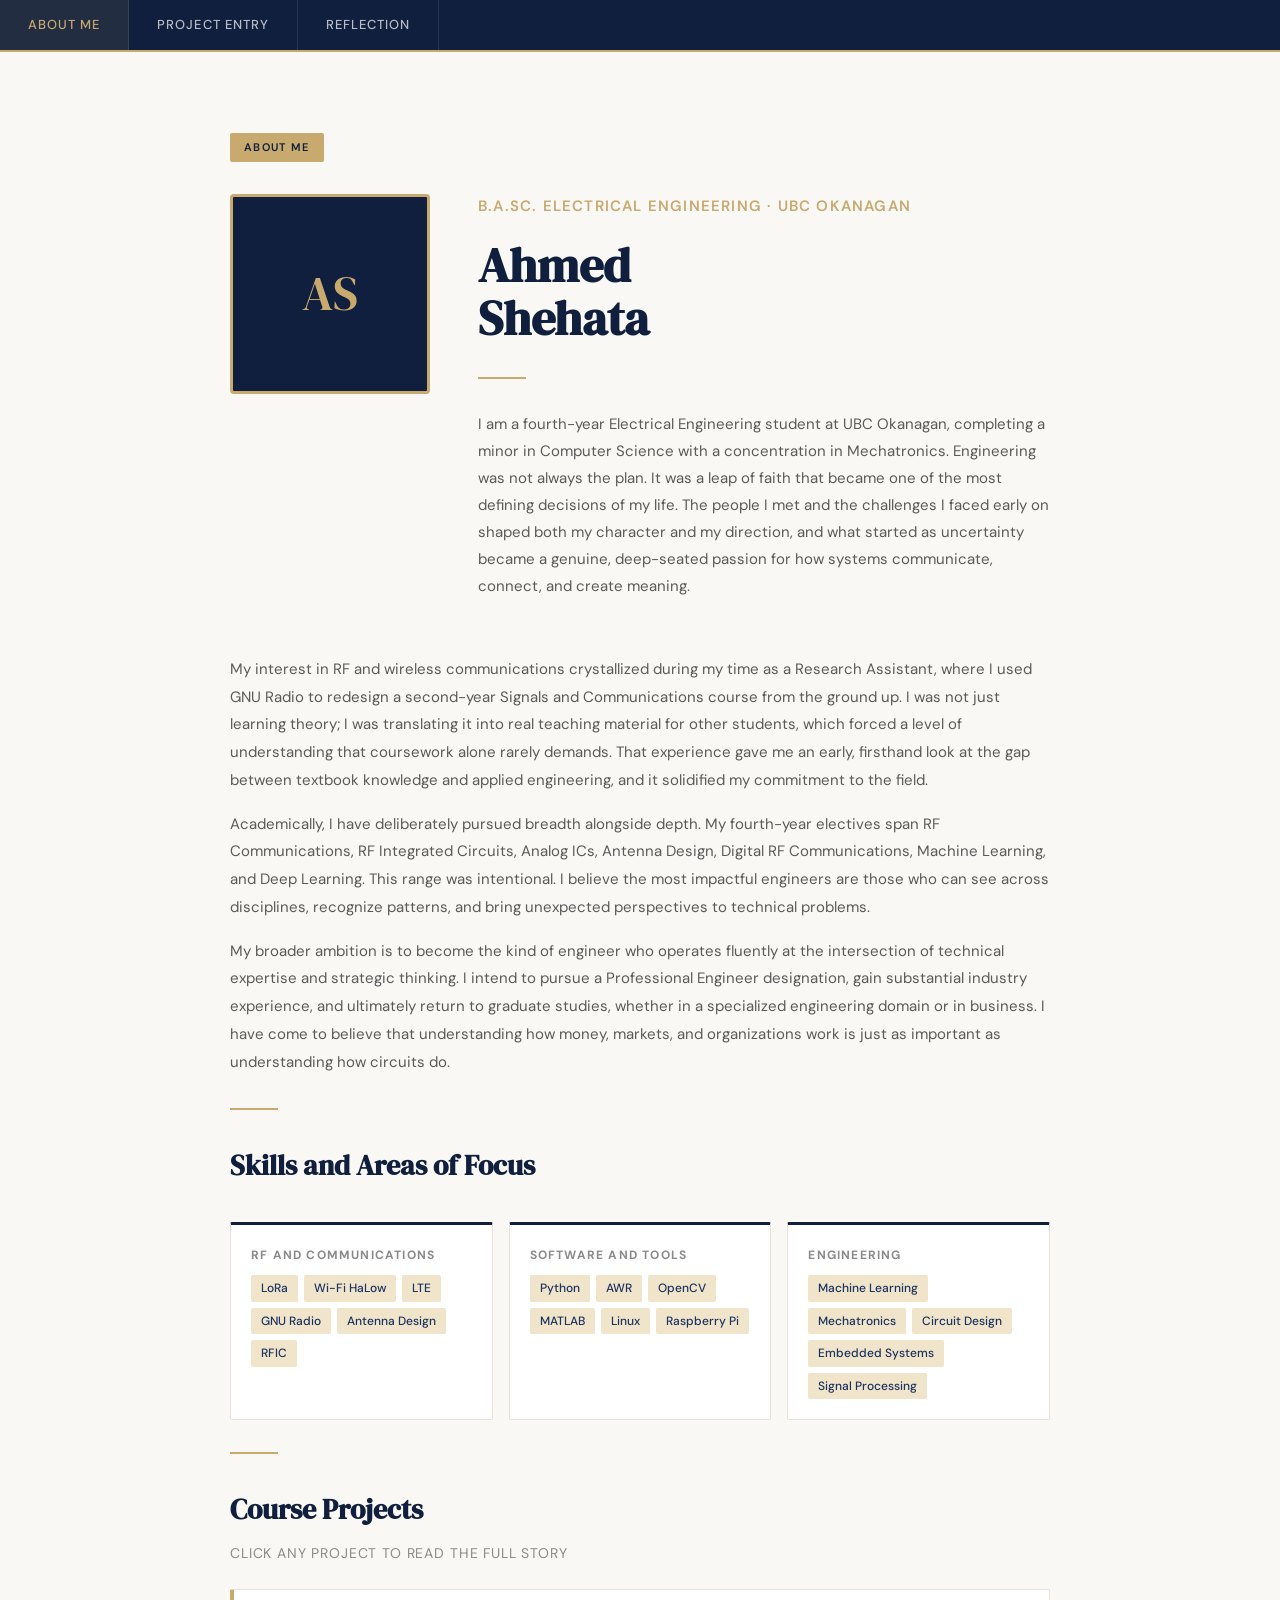
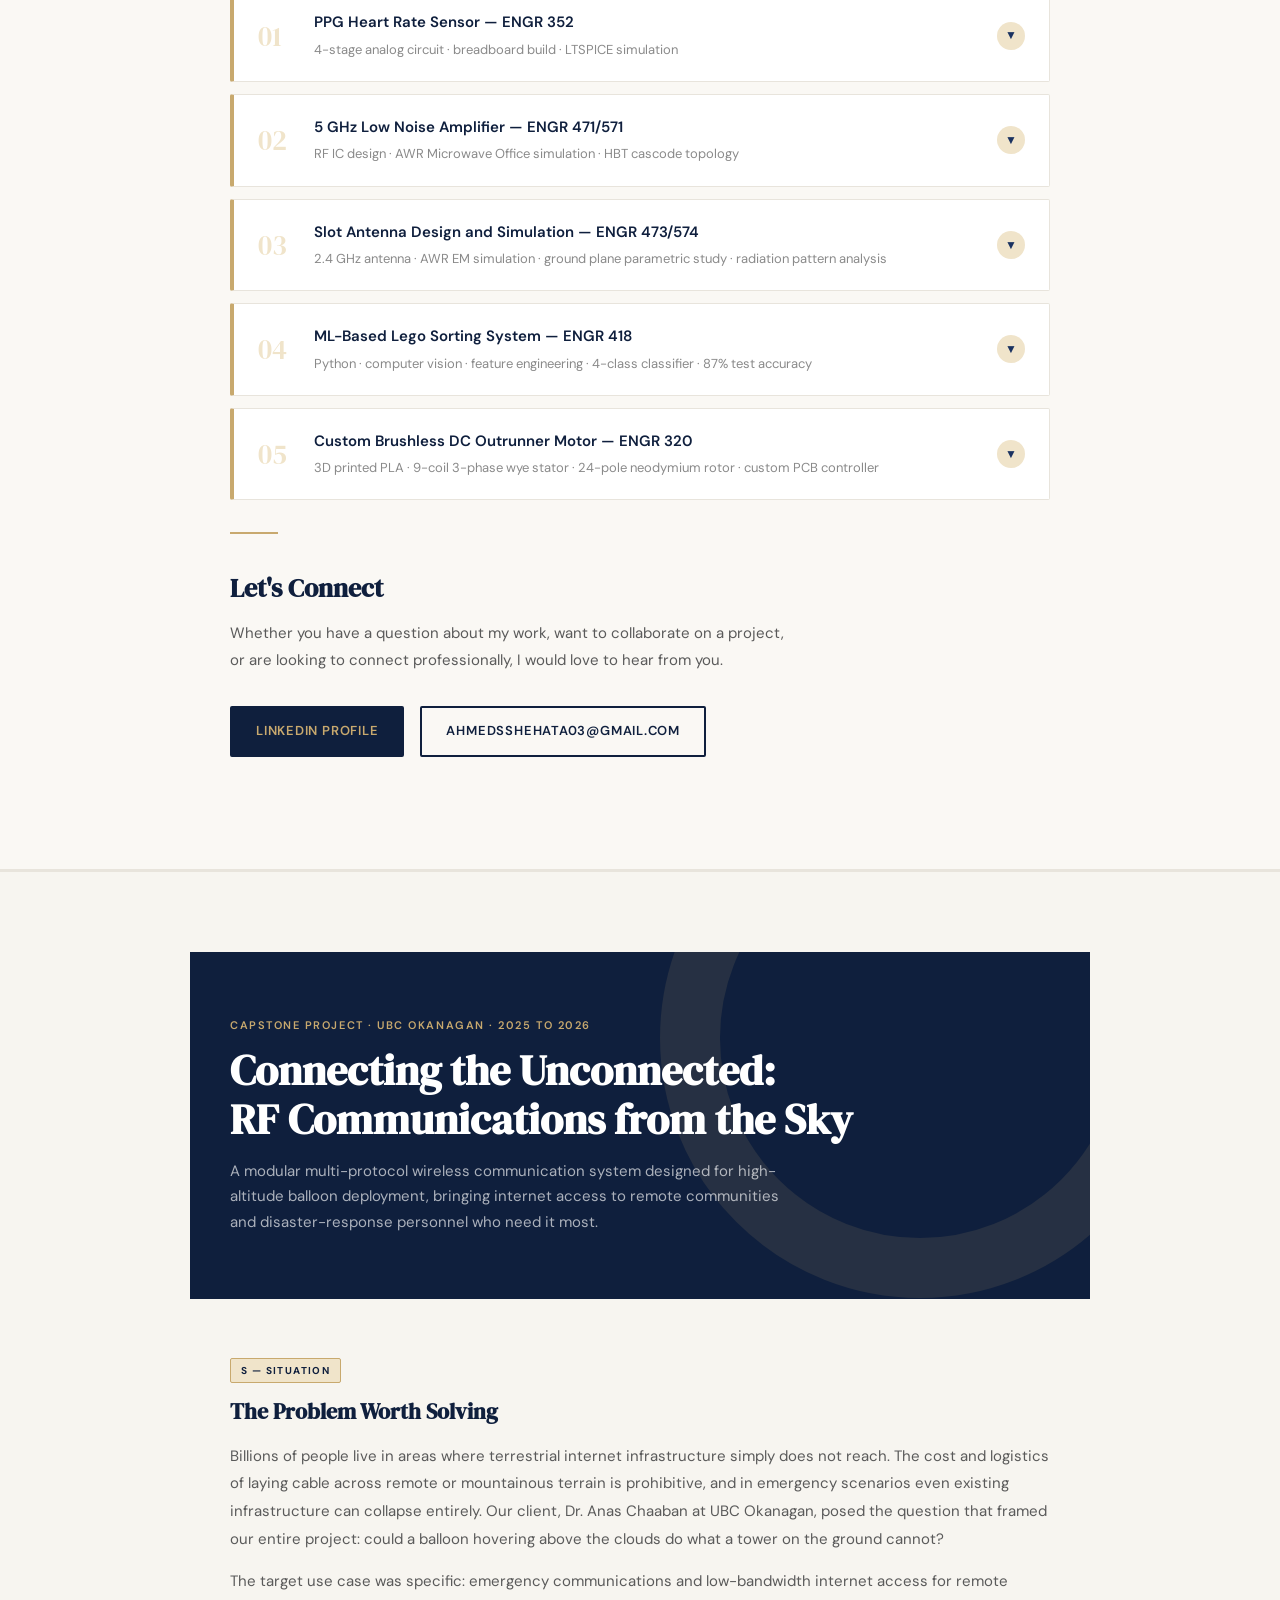
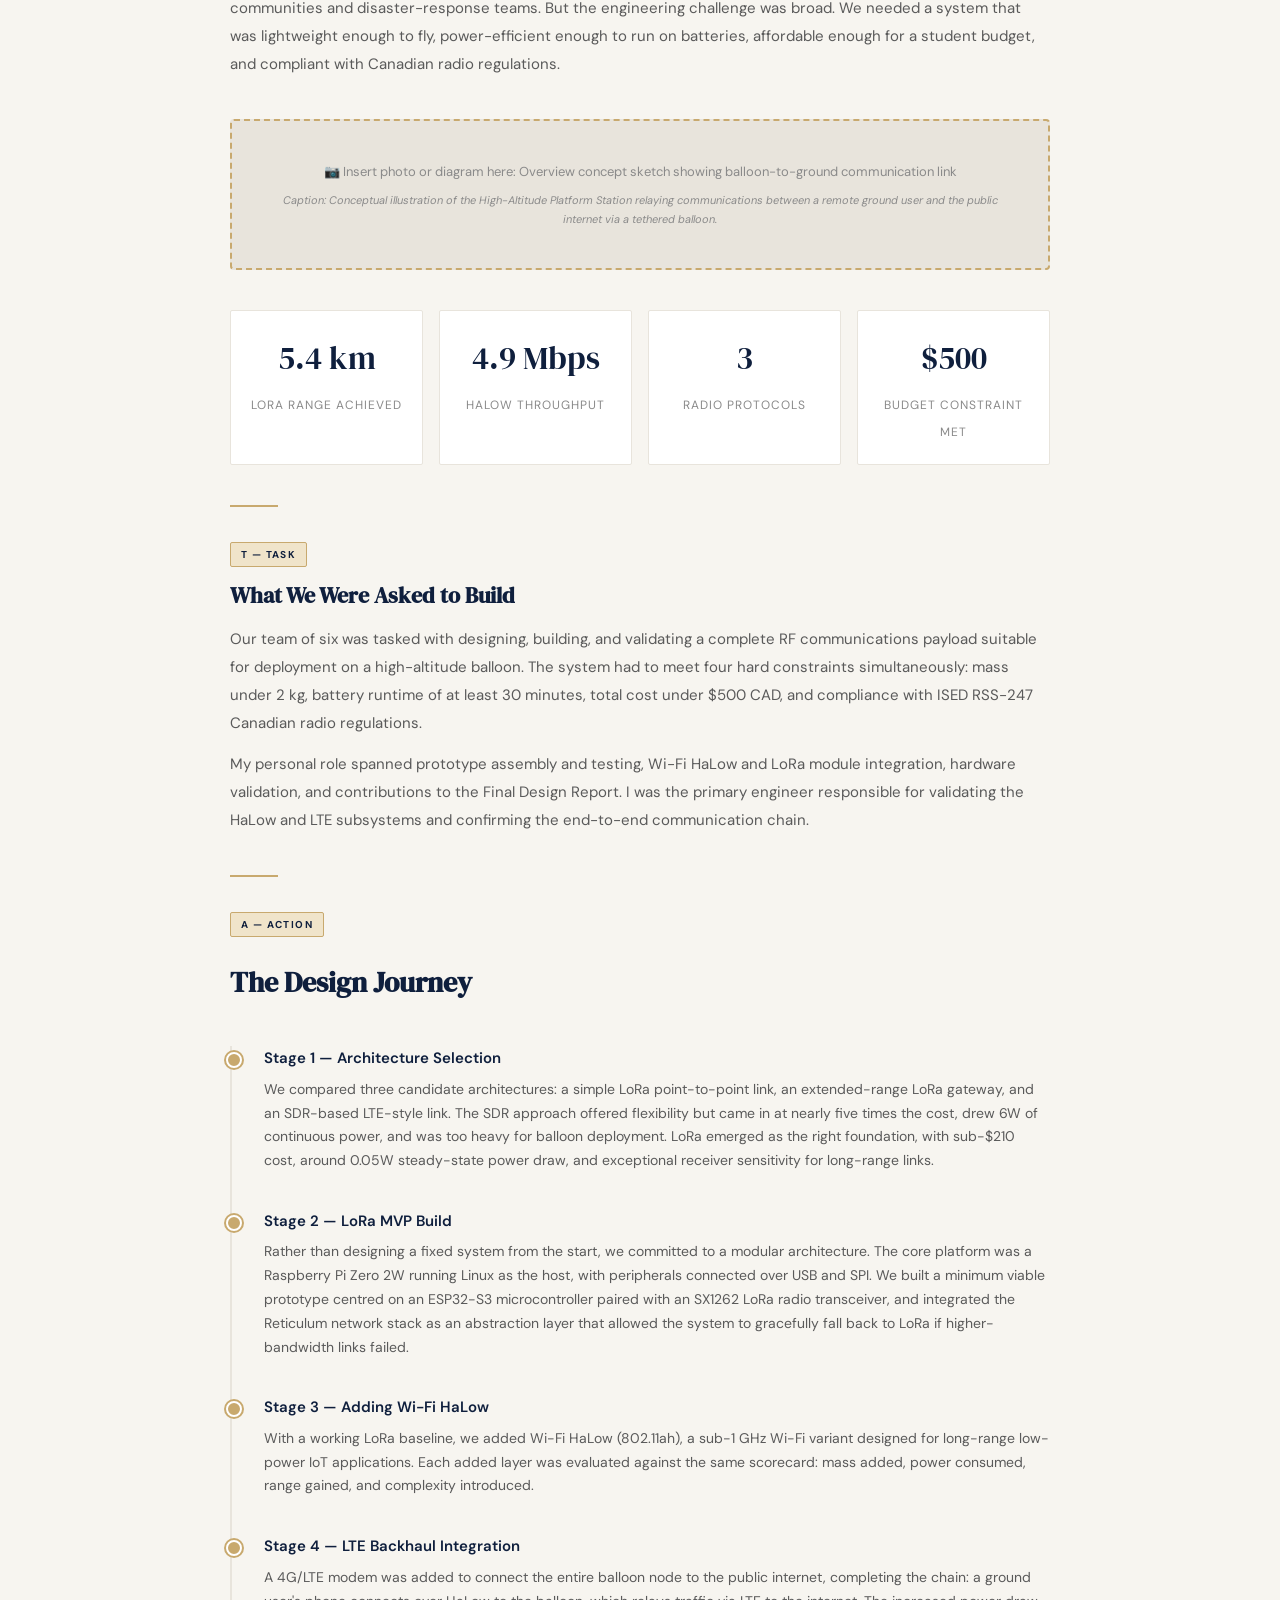
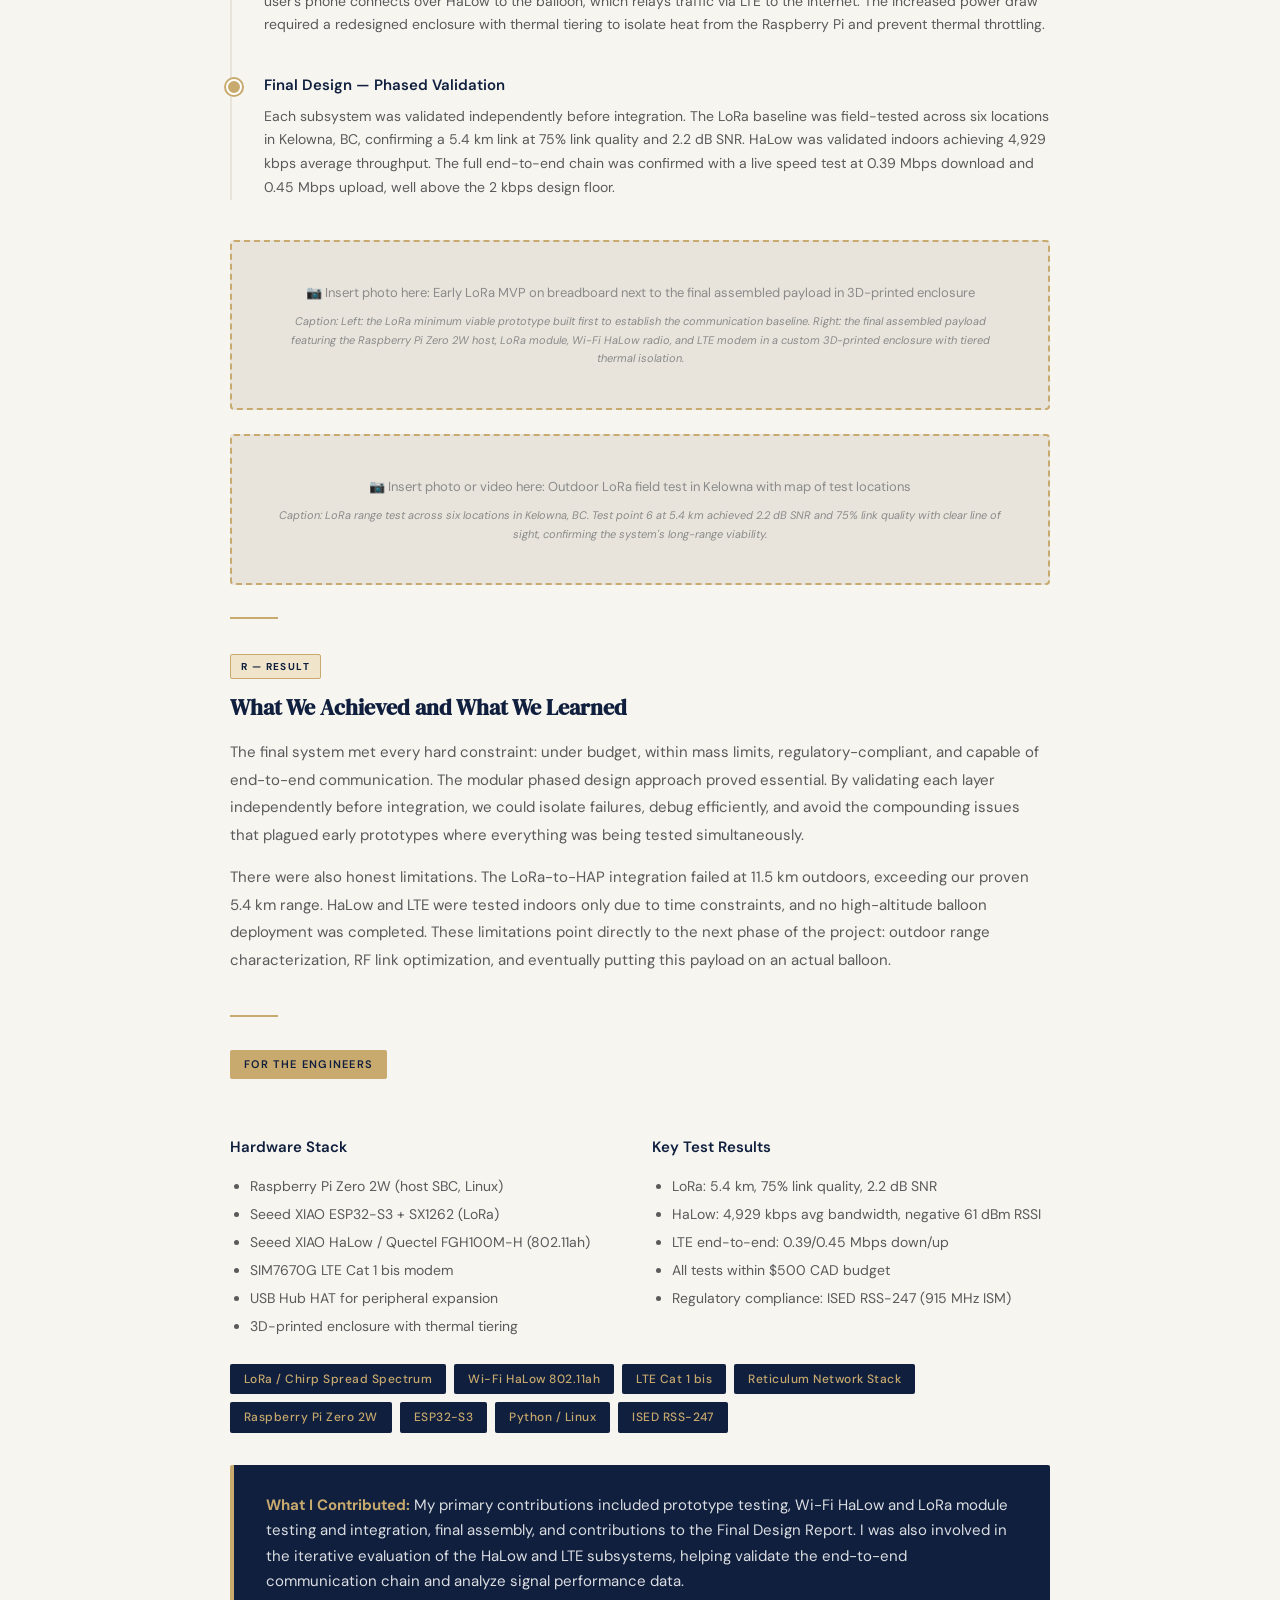
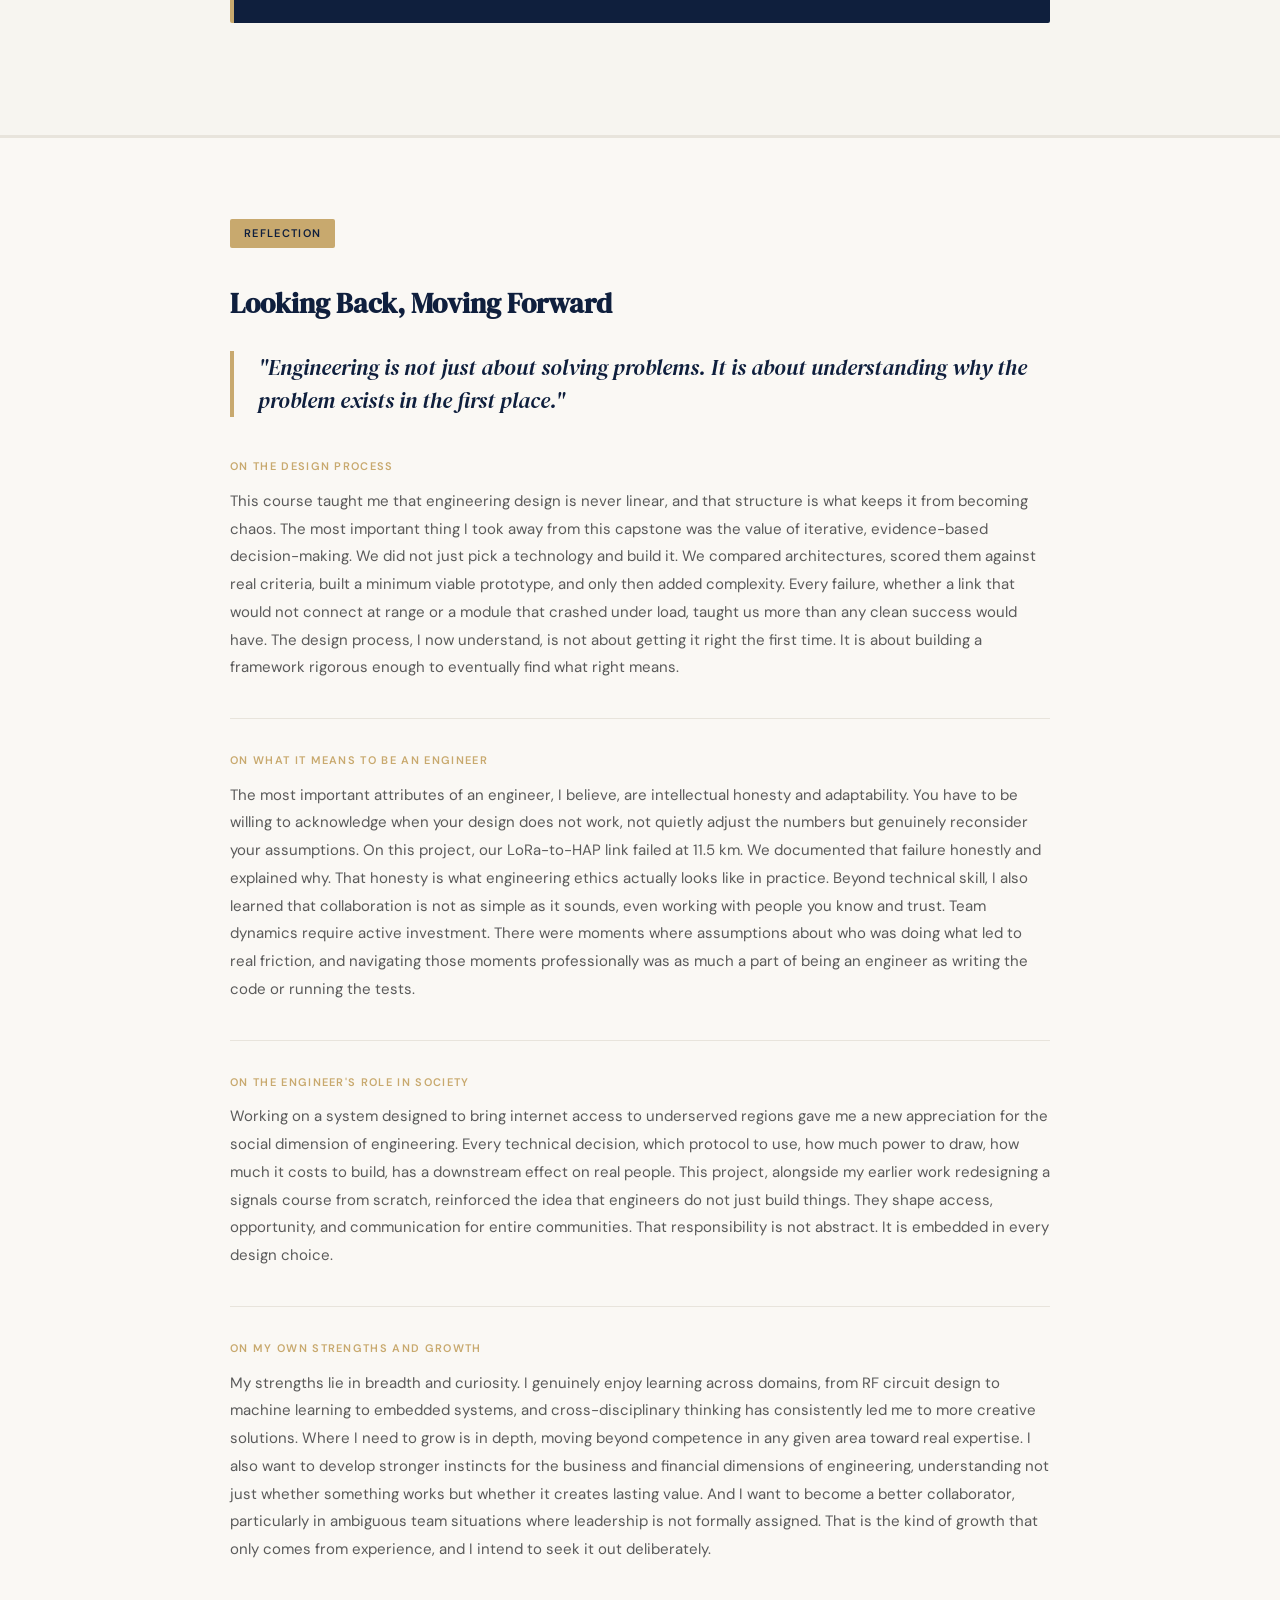
<file: ahmed_eportfolio_final(2).html>
<!DOCTYPE html>
<html lang="en">
<head>
<meta charset="UTF-8">
<meta name="viewport" content="width=device-width, initial-scale=1.0">
<title>Ahmed Shehata — ePortfolio</title>
<link href="https://fonts.googleapis.com/css2?family=DM+Serif+Display:ital@0;1&family=DM+Sans:wght@300;400;500;600&display=swap" rel="stylesheet">
<style>
  :root {
    --navy: #0f1f3d;
    --navy-mid: #1a3260;
    --accent: #c8a96e;
    --accent-light: #f0e4ca;
    --off-white: #faf8f4;
    --warm-gray: #e8e4dc;
    --text: #1a1a1a;
    --text-muted: #5a5a5a;
    --text-light: #8a8a8a;
  }

  * { margin: 0; padding: 0; box-sizing: border-box; }

  body {
    font-family: 'DM Sans', sans-serif;
    background: #f4f2ee;
    color: var(--text);
    line-height: 1.7;
  }

  /* NAV */
  .page-nav {
    position: sticky; top: 0;
    background: var(--navy); z-index: 100;
    display: flex; gap: 0;
    border-bottom: 2px solid var(--accent);
  }
  .page-nav a {
    color: rgba(255,255,255,0.7); text-decoration: none;
    padding: 14px 28px; font-size: 13px; letter-spacing: 0.08em;
    text-transform: uppercase; font-weight: 500; transition: all 0.2s;
    border-right: 1px solid rgba(255,255,255,0.1);
  }
  .page-nav a:hover, .page-nav a.active { color: var(--accent); background: rgba(200,169,110,0.1); }

  /* SECTIONS */
  .page-section { padding: 80px 0; min-height: 100vh; border-bottom: 3px solid var(--warm-gray); }
  #about { background: var(--off-white); }
  #project { background: #f7f5f0; }
  #reflection { background: var(--off-white); }

  .container { max-width: 900px; margin: 0 auto; padding: 0 40px; }

  /* LABELS */
  .page-label {
    display: inline-block; background: var(--accent); color: var(--navy);
    font-size: 11px; font-weight: 600; letter-spacing: 0.12em;
    text-transform: uppercase; padding: 5px 14px; border-radius: 2px; margin-bottom: 2rem;
  }
  .star-label {
    display: inline-block; font-size: 10px; font-weight: 700; letter-spacing: 0.14em;
    text-transform: uppercase; color: var(--navy); background: var(--accent-light);
    border: 1px solid var(--accent); padding: 3px 10px; border-radius: 2px; margin-bottom: 10px;
  }
  .about-divider { width: 48px; height: 2px; background: var(--accent); margin: 32px 0; }
  .section-heading { font-family: 'DM Serif Display', serif; font-size: 28px; color: var(--navy); margin-bottom: 8px; }
  .section-subheading { font-size: 14px; color: var(--text-light); letter-spacing: 0.06em; text-transform: uppercase; margin-bottom: 24px; }

  /* ABOUT HERO */
  .about-hero { display: grid; grid-template-columns: 200px 1fr; gap: 48px; align-items: start; margin-bottom: 56px; }
  .about-photo-placeholder {
    width: 200px; height: 200px; border-radius: 4px; background: var(--navy);
    display: flex; align-items: center; justify-content: center;
    color: var(--accent); font-size: 48px; font-family: 'DM Serif Display', serif;
    border: 3px solid var(--accent);
  }
  .about-name { font-family: 'DM Serif Display', serif; font-size: 48px; color: var(--navy); line-height: 1.1; margin-bottom: 6px; }
  .about-title { font-size: 15px; color: var(--accent); font-weight: 600; letter-spacing: 0.08em; text-transform: uppercase; margin-bottom: 20px; }
  .about-bio { font-size: 15px; color: var(--text-muted); line-height: 1.8; max-width: 600px; }

  /* SKILLS */
  .skills-grid { display: grid; grid-template-columns: repeat(3, 1fr); gap: 16px; margin: 32px 0; }
  .skill-card { background: white; border: 1px solid var(--warm-gray); border-top: 3px solid var(--navy); padding: 20px; border-radius: 2px; }
  .skill-card h4 { font-size: 12px; letter-spacing: 0.1em; text-transform: uppercase; color: var(--text-light); margin-bottom: 10px; }
  .skill-tags { display: flex; flex-wrap: wrap; gap: 6px; }
  .skill-tag { background: var(--accent-light); color: var(--navy-mid); font-size: 12px; padding: 3px 10px; border-radius: 2px; font-weight: 500; }

  /* EXPANDABLE PROJECT CARDS */
  .course-projects-grid { display: grid; gap: 12px; margin: 24px 0; }

  .course-card {
    background: white; border: 1px solid var(--warm-gray);
    border-left: 4px solid var(--accent); border-radius: 2px;
    overflow: hidden;
  }

  .course-card-header {
    display: flex; align-items: center; justify-content: space-between;
    padding: 20px 24px; cursor: pointer; user-select: none;
    transition: background 0.2s;
  }
  .course-card-header:hover { background: #fdf9f3; }

  .course-card-header-left { display: flex; align-items: center; gap: 20px; }
  .course-card-num { font-family: 'DM Serif Display', serif; font-size: 28px; color: var(--accent-light); line-height: 1; min-width: 36px; }
  .course-card-title { font-weight: 600; font-size: 15px; color: var(--navy); margin-bottom: 3px; }
  .course-card-sub { font-size: 13px; color: var(--text-light); }

  .course-card-chevron {
    width: 28px; height: 28px; border-radius: 50%;
    background: var(--accent-light); display: flex; align-items: center; justify-content: center;
    flex-shrink: 0; transition: transform 0.3s, background 0.2s;
    font-size: 12px; color: var(--navy-mid);
  }
  .course-card.open .course-card-chevron { transform: rotate(180deg); background: var(--accent); color: var(--navy); }

  .course-card-body {
    max-height: 0; overflow: hidden;
    transition: max-height 0.5s cubic-bezier(0.4, 0, 0.2, 1);
    border-top: 0px solid var(--warm-gray);
  }
  .course-card.open .course-card-body { max-height: 9999px; border-top-width: 1px; }

  .course-card-inner { padding: 32px 24px 32px 80px; }

  /* STAR BLOCKS INSIDE CARDS */
  .star-block { margin-bottom: 32px; }
  .star-block h4 { font-family: 'DM Serif Display', serif; font-size: 20px; color: var(--navy); margin-bottom: 10px; }
  .star-block p { font-size: 14px; color: var(--text-muted); line-height: 1.85; margin-bottom: 12px; }

  .stage-timeline { position: relative; margin: 24px 0; padding-left: 28px; border-left: 2px solid var(--warm-gray); }
  .stage-step { margin-bottom: 28px; position: relative; }
  .stage-step::before {
    content: ''; position: absolute; left: -34px; top: 5px;
    width: 10px; height: 10px; border-radius: 50%;
    background: var(--accent); border: 2px solid white; box-shadow: 0 0 0 2px var(--accent);
  }
  .stage-step .stage-num { font-size: 10px; font-weight: 700; letter-spacing: 0.12em; text-transform: uppercase; color: var(--accent); margin-bottom: 3px; }
  .stage-step h5 { font-weight: 600; font-size: 14px; color: var(--navy); margin-bottom: 6px; }
  .stage-step p { font-size: 14px; color: var(--text-muted); line-height: 1.75; margin-bottom: 8px; }

  .image-placeholder {
    background: var(--warm-gray); border: 2px dashed var(--accent);
    border-radius: 4px; padding: 24px 32px; text-align: center;
    color: var(--text-light); font-size: 13px; margin: 16px 0;
  }
  .image-placeholder p { margin-top: 6px; font-size: 11px; font-style: italic; }

  .tech-pills { display: flex; flex-wrap: wrap; gap: 7px; margin: 16px 0; }
  .tech-pill { background: var(--navy); color: var(--accent); font-size: 11px; padding: 4px 12px; border-radius: 2px; font-weight: 500; letter-spacing: 0.04em; }

  .result-callout {
    background: var(--navy); color: white; padding: 20px 24px;
    border-radius: 2px; margin: 20px 0; border-left: 4px solid var(--accent);
    font-size: 14px; line-height: 1.7; color: rgba(255,255,255,0.85);
  }
  .result-callout strong { color: var(--accent); }

  .stat-row-small { display: grid; grid-template-columns: repeat(4, 1fr); gap: 12px; margin: 20px 0; }
  .stat-card-small { background: white; border: 1px solid var(--warm-gray); padding: 16px; border-radius: 2px; text-align: center; }
  .stat-num-small { font-family: 'DM Serif Display', serif; font-size: 24px; color: var(--navy); display: block; margin-bottom: 3px; }
  .stat-label-small { font-size: 11px; color: var(--text-light); text-transform: uppercase; letter-spacing: 0.07em; }

  .two-col-small { display: grid; grid-template-columns: 1fr 1fr; gap: 20px; margin: 16px 0; }
  .result-table { width: 100%; border-collapse: collapse; margin: 12px 0; font-size: 13px; }
  .result-table th { background: var(--navy); color: var(--accent); padding: 8px 14px; text-align: left; font-size: 10px; letter-spacing: 0.08em; text-transform: uppercase; font-weight: 600; }
  .result-table td { padding: 8px 14px; border-bottom: 1px solid var(--warm-gray); color: var(--text-muted); }
  .result-table tr:nth-child(even) td { background: #f9f7f3; }

  .comparison-box { display: grid; grid-template-columns: 1fr 1fr; border: 1px solid var(--warm-gray); border-radius: 2px; overflow: hidden; margin: 16px 0; }
  .comp-col { padding: 20px; }
  .comp-col:first-child { background: white; border-right: 1px solid var(--warm-gray); }
  .comp-col:last-child { background: var(--navy); }
  .comp-col h6 { font-size: 10px; letter-spacing: 0.12em; text-transform: uppercase; font-weight: 700; margin-bottom: 14px; }
  .comp-col:first-child h6 { color: var(--text-light); }
  .comp-col:last-child h6 { color: var(--accent); }
  .comp-metric { margin-bottom: 10px; }
  .comp-val { font-family: 'DM Serif Display', serif; font-size: 20px; line-height: 1; }
  .comp-col:first-child .comp-val { color: var(--navy); }
  .comp-col:last-child .comp-val { color: var(--accent); }
  .comp-lbl { font-size: 10px; text-transform: uppercase; letter-spacing: 0.07em; }
  .comp-col:first-child .comp-lbl { color: var(--text-light); }
  .comp-col:last-child .comp-lbl { color: rgba(255,255,255,0.45); }

  /* CAPSTONE PROJECT SECTION */
  .project-hero {
    background: var(--navy); color: white;
    padding: 64px 40px; margin: 0 -40px 56px;
    position: relative; overflow: hidden;
  }
  .project-hero::before {
    content: ''; position: absolute; top: -50%; right: -10%;
    width: 400px; height: 400px;
    border: 60px solid rgba(200,169,110,0.12); border-radius: 50%;
  }
  .project-hero-tag { font-size: 11px; letter-spacing: 0.14em; text-transform: uppercase; color: var(--accent); font-weight: 600; margin-bottom: 12px; }
  .project-hero h1 { font-family: 'DM Serif Display', serif; font-size: 42px; line-height: 1.15; margin-bottom: 16px; position: relative; }
  .project-hero-sub { font-size: 15px; color: rgba(255,255,255,0.65); max-width: 560px; line-height: 1.7; position: relative; }

  .stat-row { display: grid; grid-template-columns: repeat(4, 1fr); gap: 16px; margin: 40px 0; }
  .stat-card { background: white; border: 1px solid var(--warm-gray); padding: 20px; border-radius: 2px; text-align: center; }
  .stat-num { font-family: 'DM Serif Display', serif; font-size: 32px; color: var(--navy); display: block; margin-bottom: 4px; }
  .stat-label { font-size: 12px; color: var(--text-light); text-transform: uppercase; letter-spacing: 0.08em; }

  .narrative-block { margin: 32px 0; }
  .narrative-block p { font-size: 15px; color: var(--text-muted); line-height: 1.85; margin-bottom: 14px; }

  .timeline { position: relative; margin: 40px 0; padding-left: 32px; border-left: 2px solid var(--warm-gray); }
  .timeline-step { margin-bottom: 36px; position: relative; }
  .timeline-step::before { content: ''; position: absolute; left: -38px; top: 6px; width: 12px; height: 12px; border-radius: 50%; background: var(--accent); border: 2px solid white; box-shadow: 0 0 0 2px var(--accent); }
  .timeline-step h4 { font-weight: 600; font-size: 15px; color: var(--navy); margin-bottom: 6px; }
  .timeline-step p { font-size: 14px; color: var(--text-muted); line-height: 1.7; }

  .two-col { display: grid; grid-template-columns: 1fr 1fr; gap: 24px; margin: 24px 0; }
  .callout { background: var(--navy); color: white; padding: 28px 32px; border-radius: 2px; margin: 32px 0; border-left: 4px solid var(--accent); }
  .callout p { font-size: 15px; line-height: 1.7; color: rgba(255,255,255,0.85); }
  .callout strong { color: var(--accent); }

  .image-placeholder-lg { background: var(--warm-gray); border: 2px dashed var(--accent); border-radius: 4px; padding: 40px; text-align: center; color: var(--text-light); font-size: 13px; margin: 24px 0; }
  .image-placeholder-lg p { margin-top: 8px; font-size: 11px; font-style: italic; }

  .tech-pills-lg { display: flex; flex-wrap: wrap; gap: 8px; margin: 20px 0; }
  .tech-pill-lg { background: var(--navy); color: var(--accent); font-size: 12px; padding: 5px 14px; border-radius: 2px; font-weight: 500; letter-spacing: 0.04em; }

  /* CONTACT */
  .contact-row { display: flex; gap: 16px; flex-wrap: wrap; margin-top: 32px; }
  .contact-btn { display: inline-flex; align-items: center; gap: 8px; padding: 12px 24px; font-size: 13px; font-weight: 600; letter-spacing: 0.06em; text-transform: uppercase; border-radius: 2px; text-decoration: none; transition: all 0.2s; }
  .btn-primary { background: var(--navy); color: var(--accent); border: 2px solid var(--navy); }
  .btn-secondary { background: transparent; color: var(--navy); border: 2px solid var(--navy); }

  /* REFLECTION */
  .reflection-intro { font-family: 'DM Serif Display', serif; font-size: 22px; color: var(--navy); line-height: 1.5; font-style: italic; border-left: 4px solid var(--accent); padding-left: 24px; margin-bottom: 40px; }
  .reflection-q { margin-bottom: 36px; }
  .reflection-q h4 { font-size: 11px; letter-spacing: 0.12em; text-transform: uppercase; color: var(--accent); font-weight: 600; margin-bottom: 12px; }
  .reflection-q p { font-size: 15px; color: var(--text-muted); line-height: 1.85; }
  hr.divider { border: none; border-top: 1px solid var(--warm-gray); margin: 32px 0; }
  .word-count { font-size: 12px; color: var(--text-light); font-style: italic; margin-top: 40px; }

  @media (max-width: 700px) {
    .about-hero { grid-template-columns: 1fr; }
    .skills-grid { grid-template-columns: 1fr; }
    .stat-row, .stat-row-small { grid-template-columns: repeat(2, 1fr); }
    .two-col, .two-col-small, .comparison-box { grid-template-columns: 1fr; }
    .about-name { font-size: 36px; }
    .course-card-inner { padding: 24px 16px; }
  }
</style>
</head>
<body>

<nav class="page-nav">
  <a href="#about" class="active">About Me</a>
  <a href="#project">Project Entry</a>
  <a href="#reflection">Reflection</a>
</nav>

<!-- ══════════════════════════════════════
     PAGE 1: ABOUT ME
══════════════════════════════════════ -->
<section class="page-section" id="about">
  <div class="container">

    <span class="page-label">About Me</span>

    <div class="about-hero">
      <div class="about-photo-placeholder">AS</div>
      <div>
        <div class="about-title">B.A.Sc. Electrical Engineering · UBC Okanagan</div>
        <h1 class="about-name">Ahmed<br>Shehata</h1>
        <div class="about-divider"></div>
        <p class="about-bio">I am a fourth-year Electrical Engineering student at UBC Okanagan, completing a minor in Computer Science with a concentration in Mechatronics. Engineering was not always the plan. It was a leap of faith that became one of the most defining decisions of my life. The people I met and the challenges I faced early on shaped both my character and my direction, and what started as uncertainty became a genuine, deep-seated passion for how systems communicate, connect, and create meaning.</p>
      </div>
    </div>

    <p style="font-size:15px; color:var(--text-muted); line-height:1.85; margin-bottom:16px;">My interest in RF and wireless communications crystallized during my time as a Research Assistant, where I used GNU Radio to redesign a second-year Signals and Communications course from the ground up. I was not just learning theory; I was translating it into real teaching material for other students, which forced a level of understanding that coursework alone rarely demands. That experience gave me an early, firsthand look at the gap between textbook knowledge and applied engineering, and it solidified my commitment to the field.</p>

    <p style="font-size:15px; color:var(--text-muted); line-height:1.85; margin-bottom:16px;">Academically, I have deliberately pursued breadth alongside depth. My fourth-year electives span RF Communications, RF Integrated Circuits, Analog ICs, Antenna Design, Digital RF Communications, Machine Learning, and Deep Learning. This range was intentional. I believe the most impactful engineers are those who can see across disciplines, recognize patterns, and bring unexpected perspectives to technical problems.</p>

    <p style="font-size:15px; color:var(--text-muted); line-height:1.85; margin-bottom:32px;">My broader ambition is to become the kind of engineer who operates fluently at the intersection of technical expertise and strategic thinking. I intend to pursue a Professional Engineer designation, gain substantial industry experience, and ultimately return to graduate studies, whether in a specialized engineering domain or in business. I have come to believe that understanding how money, markets, and organizations work is just as important as understanding how circuits do.</p>

    <div class="about-divider"></div>

    <h2 class="section-heading">Skills and Areas of Focus</h2>
    <div class="skills-grid">
      <div class="skill-card">
        <h4>RF and Communications</h4>
        <div class="skill-tags">
          <span class="skill-tag">LoRa</span><span class="skill-tag">Wi-Fi HaLow</span>
          <span class="skill-tag">LTE</span><span class="skill-tag">GNU Radio</span>
          <span class="skill-tag">Antenna Design</span><span class="skill-tag">RFIC</span>
        </div>
      </div>
      <div class="skill-card">
        <h4>Software and Tools</h4>
        <div class="skill-tags">
          <span class="skill-tag">Python</span><span class="skill-tag">AWR</span>
          <span class="skill-tag">OpenCV</span><span class="skill-tag">MATLAB</span>
          <span class="skill-tag">Linux</span><span class="skill-tag">Raspberry Pi</span>
        </div>
      </div>
      <div class="skill-card">
        <h4>Engineering</h4>
        <div class="skill-tags">
          <span class="skill-tag">Machine Learning</span><span class="skill-tag">Mechatronics</span>
          <span class="skill-tag">Circuit Design</span><span class="skill-tag">Embedded Systems</span>
          <span class="skill-tag">Signal Processing</span>
        </div>
      </div>
    </div>

    <div class="about-divider"></div>

    <!-- EXPANDABLE COURSE PROJECTS -->
    <h2 class="section-heading">Course Projects</h2>
    <p class="section-subheading">Click any project to read the full story</p>

    <div class="course-projects-grid">

      <!-- PROJECT 1: PPG -->
      <div class="course-card" id="card-ppg">
        <div class="course-card-header" onclick="toggleCard('card-ppg')">
          <div class="course-card-header-left">
            <div class="course-card-num">01</div>
            <div>
              <div class="course-card-title">PPG Heart Rate Sensor — ENGR 352</div>
              <div class="course-card-sub">4-stage analog circuit · breadboard build · LTSPICE simulation</div>
            </div>
          </div>
          <div class="course-card-chevron">▼</div>
        </div>
        <div class="course-card-body">
          <div class="course-card-inner">

            <div class="star-block">
              <span class="star-label">S — Situation</span>
              <h4>The Challenge: Detecting a Heartbeat with Analog Circuits</h4>
              <p>Every time the heart beats, it pushes a pulse of blood through the arteries, and that pulse subtly changes how much infrared light the skin absorbs. If you shine an IR emitter against a finger and measure the reflected intensity with a photodiode, you can actually see the heartbeat as a tiny fluctuation in the detected current. This technique is called photoplethysmography, or PPG, and it is the same principle behind every modern fitness tracker and pulse oximeter.</p>
              <p>In ENGR 352, our task was to build a PPG heart rate sensor from scratch using discrete analog components with no microcontrollers or digital shortcuts. The photodiode current sits in the range of nanoamps, and getting from that near-invisible signal to a clean, reliable LED flash for every heartbeat required four carefully engineered analog stages, each building directly on the last.</p>
            </div>

            <div class="stat-row-small">
              <div class="stat-card-small"><span class="stat-num-small">4</span><span class="stat-label-small">Cascaded Stages</span></div>
              <div class="stat-card-small"><span class="stat-num-small">~1 µA</span><span class="stat-label-small">Input Signal</span></div>
              <div class="stat-card-small"><span class="stat-num-small">170 ms</span><span class="stat-label-small">LED Flash Duration</span></div>
              <div class="stat-card-small"><span class="stat-num-small">&lt;2%</span><span class="stat-label-small">Error vs Theory</span></div>
            </div>

            <div class="star-block">
              <span class="star-label">T — Task</span>
              <h4>What We Were Asked to Build</h4>
              <p>The project spanned four successive lab sessions, each delivering a working circuit block that fed directly into the next. The final design had to operate from a single 5 V USB supply, detect a real human pulse reliably, and produce an LED flash of appropriate duration for each detected heartbeat, all using only component values available in the lab inventory. My partner and I were responsible for the complete design workflow at every stage, covering theoretical analysis, LTSPICE simulation, physical breadboard implementation, and oscilloscope verification.</p>
            </div>

            <div class="star-block">
              <span class="star-label">A — Action</span>
              <h4>The Build, Stage by Stage</h4>
            </div>

            <div class="stage-timeline">
              <div class="stage-step">
                <div class="stage-num">Stage 1 — Lab 2</div>
                <h5>Transimpedance Amplifier</h5>
                <p>The photodiode produces a DC current of roughly 1 µA with an AC heartbeat signal of only 25 to 100 nA riding on top. We designed a transimpedance amplifier that converts this current directly into a voltage using an op-amp with a megaohm-range feedback resistor. A small feedback capacitor was added to roll off high-frequency noise and prevent oscillation. We also hand-soldered the optical sensor assembly, carefully positioning the photodiode flush against the IR emitter with a heat-shrink shroud to minimize direct IR leakage.</p>
              </div>
              <div class="stage-step">
                <div class="stage-num">Stage 2 — Lab 3</div>
                <h5>Bandpass Filter and Gain Stage</h5>
                <p>Stage 1 produced a signal dominated by a large DC offset, which was not useful for triggering. Stage 2 stripped that DC component away with an AC-coupled non-inverting op-amp stage and amplified the remaining AC heartbeat signal to approximately 1 V peak. A resistor divider set the common-mode input to 2.5 V and the AC gain was tuned experimentally based on the actual signal from the sensor, completing a bandpass response across both cascaded stages.</p>
              </div>
              <div class="stage-step">
                <div class="stage-num">Stage 3 — Lab 4</div>
                <h5>Hysteretic Comparator</h5>
                <p>The smooth analog heartbeat waveform needed to be converted into a clean digital edge for the monostable to trigger on. We designed a hysteretic comparator with positive feedback to create two trip points around a 2.5 V reference, so the output only switched when the input clearly crossed the defined band. This eliminated noise-induced false triggers and produced a clean 0 to 5 V square wave that fired exactly once per heartbeat.</p>
              </div>
              <div class="stage-step">
                <div class="stage-num">Stage 4 — Lab 5</div>
                <h5>Monostable Multivibrator and LED Driver</h5>
                <p>A differentiator followed by an isolation diode extracted only the positive-going rising edges so the monostable fired exactly once per heartbeat. The monostable used two NPN BJTs in a cross-coupled configuration, holding the output high for a duration Ton set by the RC time constant. We calculated Ton = 167.3 ms analytically, targeting roughly 20% duty cycle at 72 BPM. Simulation confirmed 166 ms and the physical measurement came in at 170 ms, within 2% of the theoretical prediction. A third transistor drove the green LED through a current-limiting resistor, producing a visible flash synchronized to each heartbeat.</p>
              </div>
            </div>

            <div class="image-placeholder">
              📷 Insert photo here: Assembled breadboard with all 4 stages visible (Lab 5 final build)
              <p>Caption: Fully assembled PPG heart rate sensor. All four stages are visible across the breadboard, from the transimpedance amplifier on the left through to the monostable multivibrator and green LED driver on the right.</p>
            </div>

            <div class="image-placeholder">
              📷 Insert oscilloscope screenshot here: Final LED output (CH1) with raw PPG signal (CH2) showing synchronization
              <p>Caption: Final system output. CH1 shows the LED anode signal flashing at Ton approximately 170 ms for each detected heartbeat. CH2 shows the raw PPG signal from the finger sensor, confirming each LED flash is correctly synchronized to the cardiac cycle.</p>
            </div>

            <div class="star-block">
              <span class="star-label">R — Result</span>
              <h4>What We Built and What It Proved</h4>
              <p>The final integrated circuit successfully detected a real human pulse and produced a consistent LED flash for every heartbeat, with a measured Ton within 2% of the theoretical prediction. No component adjustments were required after assembly and the design worked on the first build. The project demonstrated the value of validating each block independently before cascading them together. When the final system was assembled, it worked immediately.</p>
            </div>

            <div class="tech-pills">
              <span class="tech-pill">Transimpedance Amplifier</span><span class="tech-pill">Bandpass Filter Design</span>
              <span class="tech-pill">Hysteretic Comparator</span><span class="tech-pill">Monostable Multivibrator</span>
              <span class="tech-pill">BJT Switching (2N3904)</span><span class="tech-pill">LTSPICE Simulation</span>
              <span class="tech-pill">Photoplethysmography (PPG)</span>
            </div>

            <div class="result-callout">
              <strong>My Contribution:</strong> I co-designed all four stages with my lab partner, contributing equally to theoretical analysis, LTSPICE simulation, breadboard construction, and oscilloscope verification. I was specifically responsible for the monostable multivibrator analysis and Ton calculation, the hysteresis band selection for Stage 3, and the final integrated system testing.
            </div>

          </div>
        </div>
      </div>

      <!-- PROJECT 2: LNA -->
      <div class="course-card" id="card-lna">
        <div class="course-card-header" onclick="toggleCard('card-lna')">
          <div class="course-card-header-left">
            <div class="course-card-num">02</div>
            <div>
              <div class="course-card-title">5 GHz Low Noise Amplifier — ENGR 471/571</div>
              <div class="course-card-sub">RF IC design · AWR Microwave Office simulation · HBT cascode topology</div>
            </div>
          </div>
          <div class="course-card-chevron">▼</div>
        </div>
        <div class="course-card-body">
          <div class="course-card-inner">

            <div class="star-block">
              <span class="star-label">S — Situation</span>
              <h4>The Problem: Amplifying Without Adding Noise</h4>
              <p>In any wireless receiver, whether it is a phone, a radar system, or a satellite link, the first component the antenna connects to is a low noise amplifier. The LNA's job is deceptively simple: amplify the incoming signal before it reaches the rest of the receiver chain. The problem is that every electronic component adds noise to the signal it handles, and if the first amplifier adds too much noise, no amount of downstream processing can recover the original signal quality.</p>
              <p>This project challenged me to design a 5 GHz LNA from scratch using AWR Microwave Office and a generic BiCMOS foundry process with heterojunction bipolar transistors. The design had to simultaneously meet four demanding targets over a 200 MHz bandwidth: noise figure below 2 dB, gain above 20 dB, input return loss below negative 15 dB, and output return loss below negative 10 dB, all from a single 1.8 V supply.</p>
            </div>

            <div class="stat-row-small">
              <div class="stat-card-small"><span class="stat-num-small">21 dB</span><span class="stat-label-small">Final Gain</span></div>
              <div class="stat-card-small"><span class="stat-num-small">1.78 dB</span><span class="stat-label-small">Noise Figure</span></div>
              <div class="stat-card-small"><span class="stat-num-small">−29 dB</span><span class="stat-label-small">Input Match</span></div>
              <div class="stat-card-small"><span class="stat-num-small">5 GHz</span><span class="stat-label-small">Design Frequency</span></div>
            </div>

            <div class="star-block">
              <span class="star-label">T — Task</span>
              <h4>What I Was Asked to Design</h4>
              <p>Labs 3 and 4 were a two-part individual design project, each building directly on the last. Lab 3 focused on the common-emitter topology, covering bias optimization, device scaling, emitter degeneration, and input matching to produce a well-matched CE amplifier. Lab 4 then upgraded that design by adding a cascode stage and an emitter follower to push gain past the 20 dB threshold while keeping noise figure within specification. The entire workflow was simulation-based using AWR Microwave Office with no physical hardware involved.</p>
            </div>

            <div class="star-block">
              <span class="star-label">A — Action</span>
              <h4>The Design Journey</h4>
            </div>

            <div class="stage-timeline">
              <div class="stage-step">
                <div class="stage-num">Step 1 — Bias Optimization</div>
                <h5>Finding the Minimum Noise Figure Bias Point</h5>
                <p>Starting with a single HBT transistor and no matching networks, I swept the base bias current from 0 to 0.15 mA and plotted noise figure at 5 GHz. The result revealed a clear minimum at Ibias around 0.0075 mA with NF of approximately 7.84 dB, which was far too noisy on its own and pointed directly to the need for device scaling.</p>
              </div>
              <div class="stage-step">
                <div class="stage-num">Step 2 — Device Scaling</div>
                <h5>Scaling to 24 Fingers to Align Zopt with 50 Ω</h5>
                <p>A single-finger transistor biased for minimum noise has an optimum source impedance far from 50 Ω, meaning a standard source cannot simultaneously drive the transistor at its noise minimum. I paralelled two devices at N=12 each for 24 total fingers. This scaling shifted the optimum noise impedance toward 50 Ω and dramatically dropped the minimum noise figure from 7.84 dB down to approximately 1.61 to 1.68 dB, all from choosing the right device size.</p>
              </div>
              <div class="stage-step">
                <div class="stage-num">Step 3 — Emitter Degeneration and Input Matching</div>
                <h5>Adding LE and LB to Achieve 50 Ω Input Impedance</h5>
                <p>Even after scaling, Re{Zin} was only about 10 Ω. A small emitter degeneration inductor LE was added to pull Re{Zin} to 50 Ω, calculated analytically as LE = RS/ωT using fT read from the transistor Bode plot at 15.1 GHz, giving LE around 0.549 nH after tuning. The cost was visible: voltage gain dropped from 5.98 V/V to 2.51 V/V. A series base inductor LB of 0.161 nH then cancelled the remaining input reactance, pushing S11 to negative 59 dB and completing the CE amplifier with an excellent input match but only 8.67 dB of gain.</p>
              </div>
              <div class="stage-step">
                <div class="stage-num">Step 4 — Cascode and Emitter Follower</div>
                <h5>Adding Q2 and Q3 to Push Gain to 21 dB</h5>
                <p>A cascode transistor Q2 was inserted between the CE output and the load to eliminate the Miller effect and push the dominant gain-limiting pole to a higher frequency. A resonant tank circuit with LT = 1 nH and a tuned capacitor CT of 0.52 pF, with series resistance to model Q=10, presented an equivalent parallel resistance of approximately 314 Ω to the collector, providing the high-impedance load needed for voltage gain. An emitter follower Q3 was added as an output buffer to drive the 50 Ω load. After iterating all tuning parameters, the cascode LNA met every specification: 21.07 dB gain, 1.78 dB noise figure, and better than negative 28 dB input return loss across the full 200 MHz bandwidth.</p>
              </div>
            </div>

            <div class="image-placeholder">
              📊 Insert AWR screenshot here: Noise Figure vs Bias Current comparing N=1 to scaled device (N=24)
              <p>Caption: Noise figure versus base bias current at 5 GHz. Single-device minimum NF is approximately 7.84 dB; after scaling to 24 fingers the minimum drops to approximately 1.61 to 1.68 dB. Device scaling is the single most impactful step in the design process.</p>
            </div>

            <div class="image-placeholder">
              📊 Insert AWR screenshot here: S21 gain comparison between the CE LNA (Lab 3) and Cascode LNA (Lab 4)
              <p>Caption: Gain |S21| versus frequency. The CE LNA achieves 8.67 dB at 5 GHz while the cascode delivers 21.07 dB, a 12.4 dB improvement with only a 0.39 dB noise figure penalty.</p>
            </div>

            <div class="star-block">
              <span class="star-label">R — Result</span>
              <h4>From 7.84 dB Noise to a Fully Matched 21 dB Amplifier</h4>
              <p>Starting from a single transistor with a noise figure of 7.84 dB and no impedance matching, the final cascode LNA achieved 21.07 dB gain, 1.78 dB noise figure, and better than negative 28 dB input return loss across a 200 MHz bandwidth at 5 GHz. Every specification was met. The most important lesson was that noise, gain, and matching are fundamentally coupled at RF frequencies, and every design step involved a documented trade-off rather than just a parameter adjustment.</p>
            </div>

            <div class="comparison-box">
              <div class="comp-col">
                <h6>Lab 3 — Common Emitter</h6>
                <div class="comp-metric"><div class="comp-val">8.67 dB</div><div class="comp-lbl">Gain @ 5 GHz</div></div>
                <div class="comp-metric"><div class="comp-val">1.39 dB</div><div class="comp-lbl">Noise Figure</div></div>
                <div class="comp-metric"><div class="comp-val">−59.1 dB</div><div class="comp-lbl">S11</div></div>
              </div>
              <div class="comp-col">
                <h6>Lab 4 — Cascode</h6>
                <div class="comp-metric"><div class="comp-val">21.07 dB</div><div class="comp-lbl">Gain @ 5 GHz</div></div>
                <div class="comp-metric"><div class="comp-val">1.78 dB</div><div class="comp-lbl">Noise Figure</div></div>
                <div class="comp-metric"><div class="comp-val">−29.8 dB</div><div class="comp-lbl">S11</div></div>
              </div>
            </div>

            <div class="tech-pills">
              <span class="tech-pill">AWR Microwave Office</span><span class="tech-pill">HBT Transistor Design</span>
              <span class="tech-pill">Noise Figure Optimization</span><span class="tech-pill">Emitter Degeneration</span>
              <span class="tech-pill">Cascode Topology</span><span class="tech-pill">S-Parameter Analysis</span>
              <span class="tech-pill">RF IC Design (BiCMOS)</span>
            </div>

            <div class="result-callout">
              <strong>My Contribution:</strong> This was an individual design project. I completed all design steps independently, including bias optimization sweeps, device scaling calculations, emitter and base inductor derivations from first principles, AWR simulation and tuning at every stage, and the final cascode integration.
            </div>

          </div>
        </div>
      </div>

      <!-- PROJECT 3: SLOT ANTENNA -->
      <div class="course-card" id="card-antenna">
        <div class="course-card-header" onclick="toggleCard('card-antenna')">
          <div class="course-card-header-left">
            <div class="course-card-num">03</div>
            <div>
              <div class="course-card-title">Slot Antenna Design and Simulation — ENGR 473/574</div>
              <div class="course-card-sub">2.4 GHz antenna · AWR EM simulation · ground plane parametric study · radiation pattern analysis</div>
            </div>
          </div>
          <div class="course-card-chevron">▼</div>
        </div>
        <div class="course-card-body">
          <div class="course-card-inner">

            <div class="star-block">
              <span class="star-label">S — Situation</span>
              <h4>What a Slot Antenna Is and Why It Is Worth Designing</h4>
              <p>A slot antenna is one of the most elegant structures in RF engineering. Rather than adding metal to radiate, you remove it. A narrow rectangular aperture cut into a conducting ground plane is driven by a voltage source across the slot, and the resulting edge currents cause the opening itself to radiate, producing a pattern that is mathematically the complement of a dipole's. The electric and magnetic fields are swapped compared to a dipole, but the overall radiation envelope is nearly identical, making slot antennas highly attractive wherever a flush, conformal, or structurally integrated antenna is needed. They appear in radar systems, broadcast towers, aircraft skins, and increasingly in PCB ground planes for Wi-Fi, GPS, and 5G front-ends.</p>
              <p>In ENGR 473, the project was not simply to design a slot antenna to a specification. It was a parametric study: build a working simulation in AWR Microwave Office's EM solver, then systematically vary the ground plane geometry to observe and explain what happens to the radiation pattern. The underlying question was a foundational one in antenna engineering. How much does the physical boundary around an aperture actually matter for how that aperture radiates?</p>
            </div>

            <div class="star-block">
              <span class="star-label">T — Task</span>
              <h4>Simulate, Vary, and Interpret</h4>
              <p>The assignment required me to construct a simulation-based study of a half-wavelength slot antenna resonating at 2.4 GHz inside AWR's EM environment. The target resonant frequency set the slot length at approximately 0.447λ, which corresponds to roughly 55.8 mm at 2.4 GHz with a slight shortening factor applied to achieve self-resonance. Beyond getting the antenna to resonate, the core task was to run a structured series of simulations that varied the ground plane width and length independently, and to analyze the resulting 3D radiation patterns, polar plots in the XZ and YZ planes, and input impedance curves for each configuration. The goal was not just to find a good design but to understand what controls the pattern and what trade-offs arise when the ground plane cannot be made arbitrarily large.</p>
            </div>

            <div class="star-block">
              <span class="star-label">A — Action</span>
              <h4>The Simulation Journey, Configuration by Configuration</h4>
            </div>

            <div class="stage-timeline">
              <div class="stage-step">
                <div class="stage-num">Stage 1 — Initial Setup</div>
                <h5>Building the Baseline Configuration</h5>
                <p>The starting point was a finite ground plane sized at 0.8λ by 0.8λ with the slot centred at resonant dimensions of 0.447λ long by 0.1λ wide. The stackup used two air layers with approximate open boundary conditions above and below the ground plane to simulate free-space radiation. Patch-style excitation ports were placed at either end of the slot to drive the voltage across the aperture. Several early layout attempts, visible in the simulation files as the "initial attempts" and "honorable mentions" configurations, failed to produce clean patterns due to incorrect boundary settings and oversized or undersized ground planes that distorted the near-field and produced asymmetric results.</p>
              </div>
              <div class="stage-step">
                <div class="stage-num">Stage 2 — Square Ground Plane Study</div>
                <h5>Comparing 0.8λ × 0.8λ Against 3λ × 3λ</h5>
                <p>The 0.8λ square ground plane produced the closest result to a theoretical donut pattern, with a clean omnidirectional response in the XZ plane and a standard figure-eight in the YZ plane. The 3D directivity plot showed a smooth oblate shape with a maximum directivity of approximately 5.74 dBi. When the ground plane was scaled up dramatically to 3λ by 3λ, the pattern broke down entirely into a multi-lobe structure with several distinct grating lobes radiating in unexpected directions. The 3D pattern became a complex multi-petal shape resembling a cactus rather than a donut, confirming that a very large ground plane introduces edge diffraction effects that compete with the intended aperture radiation.</p>
              </div>
              <div class="stage-step">
                <div class="stage-num">Stage 3 — Width Variation</div>
                <h5>Reducing Ground Plane Width from 0.8λ to 0.11λ</h5>
                <p>Holding the ground plane length at 0.8λ while reducing the width to 0.3λ and then further to 0.11λ revealed a consistent trend. Narrowing the width caused the two main lobes in the YZ plane to compress toward broadside and the XZ-plane omnidirectional ring to sharpen into a figure-eight pattern. At 0.11λ width the antenna began to behave more like a narrow strip radiator than a slot in a ground plane, producing a dipole-like bidirectional beam. The transition was gradual but monotonic, confirming that ground plane width directly controls the cross-polarization balance and the degree of omnidirectionality in the azimuthal plane.</p>
              </div>
              <div class="stage-step">
                <div class="stage-num">Stage 4 — Length Variation and Final Design</div>
                <h5>Converging on 0.48λ × 0.6λ for the Cleanest Donut</h5>
                <p>Varying the ground plane length while holding the width at 0.8λ showed that shorter lengths pushed the pattern toward a single dominant lobe while longer lengths reintroduced multi-lobe asymmetry. The final converged design used a ground plane of 0.48λ by 0.6λ with the slot at 0.447λ by 0.1λ. This configuration produced the cleanest approximation of the desired toroidal radiation pattern: a nearly omnidirectional ring in the XZ plane, a classic figure-eight in the YZ plane, and a smooth 3D directivity envelope with no significant sidelobes. The input impedance plot confirmed self-resonance at 2.397 GHz with the imaginary part of Z(1,1) crossing zero cleanly, while the real part peaked at approximately 418 Ω, consistent with the theoretical slot impedance prediction from Babinet's principle.</p>
              </div>
            </div>

            <div class="image-placeholder">
              📊 Insert AWR screenshot here: Final design layout showing 0.48λ × 0.6λ ground plane with centred slot, alongside input impedance plot confirming self-resonance at 2.397 GHz
              <p>Caption: Final slot antenna layout in AWR EM. The ground plane measures 0.48λ × 0.6λ with a centred slot of 0.447λ × 0.1λ. The input impedance plot (right) shows Im(Z) crossing zero at 2.397 GHz, confirming self-resonance. Re(Z) peaks at approximately 418 Ω, consistent with the theoretical slot impedance derived from Babinet's complement principle.</p>
            </div>

            <div class="image-placeholder">
              📊 Insert AWR screenshot here: Side-by-side 3D directivity plots comparing the 3λ × 3λ multi-lobe failure case against the final 0.48λ × 0.6λ clean donut pattern
              <p>Caption: The effect of ground plane size on radiation pattern. Left: a 3λ × 3λ ground plane produces a complex multi-lobe 3D pattern due to edge diffraction. Right: the final 0.48λ × 0.6λ design recovers the smooth toroidal shape with a 5.74 dBi peak directivity and no significant sidelobes.</p>
            </div>

            <div class="star-block">
              <span class="star-label">R — Result</span>
              <h4>What the Study Demonstrated and What It Could Not Resolve</h4>
              <p>The parametric study confirmed that ground plane geometry is not a passive backdrop for a slot antenna. It is an active part of the radiating structure. A square ground plane near 0.8λ produces a pattern close to the theoretical toroidal ideal, but both expanding and shrinking the ground plane in specific directions predictably deforms that pattern in ways that can be understood and explained using diffraction and boundary current arguments. The final design at 0.48λ by 0.6λ achieved the cleanest omnidirectional XZ response of all configurations tested, with a smooth 3D envelope and confirmed resonance at 2.397 GHz.</p>
              <p>There were honest limitations. The simulation used an idealized open-boundary approximation rather than a full absorbing boundary condition, which introduces some numerical reflection at the edges of the simulation domain. The port excitation model also approximated a real feed line rather than simulating a coaxial or microstrip feed directly. These simplifications are standard in educational EM simulations but would need to be addressed before the design could transition to physical fabrication and measurement.</p>
            </div>

            <div class="tech-pills">
              <span class="tech-pill">AWR Microwave Office EM Solver</span>
              <span class="tech-pill">Slot Antenna Theory</span>
              <span class="tech-pill">Babinet's Principle</span>
              <span class="tech-pill">Radiation Pattern Analysis</span>
              <span class="tech-pill">Parametric Ground Plane Study</span>
              <span class="tech-pill">Input Impedance Analysis</span>
              <span class="tech-pill">2.4 GHz ISM Band</span>
            </div>

            <div class="result-callout">
              <strong>My Contribution:</strong> This was an individual project. I independently set up all simulation geometries in AWR, iterated through every ground plane configuration, analyzed each resulting radiation pattern and impedance plot, and delivered the final converged design. I also prepared and presented the full slide deck covering the antenna's history, operating principle, and simulation results.
            </div>

          </div>
        </div>
      </div>

      <!-- PROJECT 4: ML LEGO SORTER -->
      <div class="course-card" id="card-ml">
        <div class="course-card-header" onclick="toggleCard('card-ml')">
          <div class="course-card-header-left">
            <div class="course-card-num">04</div>
            <div>
              <div class="course-card-title">ML-Based Lego Sorting System — ENGR 418</div>
              <div class="course-card-sub">Python · computer vision · feature engineering · 4-class classifier · 87% test accuracy</div>
            </div>
          </div>
          <div class="course-card-chevron">▼</div>
        </div>
        <div class="course-card-body">
          <div class="course-card-inner">

            <div class="star-block">
              <span class="star-label">S — Situation</span>
              <h4>The Problem: Teaching a Computer to Sort by Shape</h4>
              <p>Imagine a conveyor belt moving Lego pieces past a camera, and a sorting arm that needs to route each piece to the correct bin. The camera captures an image, and a machine learning algorithm has less than a second to decide which of four piece types it is looking at: a 2x4 rectangular brick, a 2x2 square plate, a 2x2 circular stud, or a small 2x1 rectangle. This was the real-world framing of the ENGR 418 project, and it turned out to be a considerably harder problem than it first appeared.</p>
              <p>The difficulty was not in building a classifier. Logistic regression on raw pixels worked perfectly on a clean, centred, ideally-lit dataset where every piece sat in the same position and orientation. The challenge arrived in Stage 2, when the company revealed that real conveyor belt images include rotated pieces, off-centre framing, variable lighting, and pale pieces that barely contrast against a white background. The raw pixel approach collapsed immediately, dropping to roughly 54% accuracy on the realistic dataset, barely better than guessing. The task became one of feature engineering: how do you extract information from an image that describes the shape of an object regardless of where it sits or which way it is facing?</p>
            </div>

            <div class="stat-row-small">
              <div class="stat-card-small"><span class="stat-num-small">54%</span><span class="stat-label-small">Stage 1 Accuracy</span></div>
              <div class="stat-card-small"><span class="stat-num-small">87%</span><span class="stat-label-small">Stage 2 Accuracy</span></div>
              <div class="stat-card-small"><span class="stat-num-small">17</span><span class="stat-label-small">Engineered Features</span></div>
              <div class="stat-card-small"><span class="stat-num-small">4</span><span class="stat-label-small">Lego Classes</span></div>
            </div>

            <div class="star-block">
              <span class="star-label">T — Task</span>
              <h4>Build a Rotation-Invariant, Position-Independent Classifier</h4>
              <p>Stage 1 required a linear 4-class logistic regression classifier trained directly on raw grayscale pixel values from images resized to at most 64x64 pixels. I was required to test performance across a range of input sizes and report accuracy and confusion matrices for both training and testing sets. Stage 2 then raised the stakes: apply that same stage 1 pipeline to a new, harder dataset to confirm it fails, and then replace raw pixels with a compact engineered feature vector of at most 40 features per image that could handle rotation, translation, and lighting variation. Both stages were implemented in Python using a group of two, with a formal written report required for Stage 2.</p>
            </div>

            <div class="star-block">
              <span class="star-label">A — Action</span>
              <h4>From Pixels to Geometry, Stage by Stage</h4>
            </div>

            <div class="stage-timeline">
              <div class="stage-step">
                <div class="stage-num">Stage 1 — Raw Pixel Baseline</div>
                <h5>Establishing What a Simple Approach Can and Cannot Do</h5>
                <p>The Stage 1 pipeline was intentionally constrained. Each RGB image was converted to grayscale and resized to a target resolution, then the pixel values were flattened into a feature vector and fed directly into a multinomial logistic regression classifier. Testing across input sizes from 8x8 up to 64x64 pixels showed that on the clean, aligned dataset the model achieved 100% training accuracy. The patterns were so consistent that pixel values alone were sufficient when position and orientation never varied. This result was informative in its own way: it told us that raw pixels can learn appearance templates, but templates are fragile.</p>
              </div>
              <div class="stage-step">
                <div class="stage-num">Stage 2 — Feature Engineering Design</div>
                <h5>Building a 17-Feature Pipeline Around Geometry and Invariant Moments</h5>
                <p>When the Stage 1 pipeline was applied to the harder Stage 2 dataset with rotated and off-centre pieces, test accuracy dropped to 53.70% at best. The root cause was clear: small rotations and translations completely rearranged which pixels had which values, so the classifier had no stable reference to learn from. Our response was to abandon pixel values entirely and instead extract features that describe the shape of the piece rather than its appearance in any given position. The preprocessing pipeline began with brightness and contrast enhancement to handle pale pieces on white backgrounds, then converted to grayscale, applied a slight blur to suppress noise, and finally used Otsu's thresholding method to produce a clean binary mask isolating the Lego piece as a white region on a black field. From the largest connected contour in that mask, we extracted 17 features: area, perimeter, bounding box width and height, aspect ratio, the ratio of contour area to bounding box area, a circularity metric, seven Hu invariant moments, and the mean and standard deviation of grayscale intensity inside the mask. All features were standardized before training.</p>
              </div>
              <div class="stage-step">
                <div class="stage-num">Stage 3 — Validation and Analysis</div>
                <h5>Understanding Where the Model Succeeds and Where It Still Struggles</h5>
                <p>The Stage 2 pipeline achieved 95.37% training accuracy and 87.04% test accuracy on the 108-image test set. Rectangular 2x4 bricks were classified perfectly at 27/27. The remaining errors concentrated in two failure modes. The first was segmentation failure on very pale pieces, where a white or light-coloured brick against a white background did not produce a strongly bimodal grayscale histogram, causing Otsu's threshold to either miss portions of the piece or include background. When the contour was wrong, all downstream features derived from it became unreliable. The second failure mode was intrinsic class similarity, where a slightly eroded circular piece began to resemble a square in its geometric moments, and a poorly segmented 2x4 could produce measurements closer to a 2x1 in aspect ratio. Both failure modes were documented honestly in the Stage 2 report alongside the confusion matrices for both stages.</p>
              </div>
            </div>

            <div class="image-placeholder">
              📷 Insert image here: Side-by-side preprocessing pipeline stages for a challenging white 2x1 brick and a clearly visible pink 2x4 brick (Original → Contrast → Otsu mask → Contour)
              <p>Caption: The four preprocessing stages applied to two contrasting examples. Left sequence: a white 2x1 brick on a white background, where the Otsu mask fragments due to low contrast, illustrating the primary remaining failure mode. Right sequence: a pink 2x4 brick, where contrast enhancement produces a clean bimodal histogram, Otsu thresholding yields a solid mask, and the contour wraps tightly around the piece yielding reliable features.</p>
            </div>

            <div class="star-block">
              <span class="star-label">R — Result</span>
              <h4>A 33-Percentage-Point Improvement and an Honest Accounting of What Remains</h4>
              <p>Moving from raw pixel logistic regression to a 17-feature engineered pipeline improved test accuracy from 53.70% to 87.04% on the same realistic dataset, a gain of more than 33 percentage points using the same underlying classifier. The smaller gap between training accuracy (95.37%) and test accuracy (87.04%) compared to the Stage 1 model's gap indicated better generalization rather than memorization of training images. Hu invariant moments were the most important contribution, providing rotation-invariant shape descriptors that allowed the model to treat a 2x4 brick at any angle as the same class.</p>
              <p>The remaining 13% test error had a clear root cause: the Otsu segmentation pipeline depends on there being a meaningful intensity gap between the piece and the background. When that gap is absent, as it is for pale or white pieces under bright lighting, the features degrade and so does the classification. This is a limitation of the chosen segmentation strategy and not a fundamental limitation of the feature engineering approach. More robust segmentation using edge-based or deep learning methods would likely push accuracy higher, and that path was identified as the natural next step in the project report.</p>
            </div>

            <div class="comparison-box">
              <div class="comp-col">
                <h6>Stage 1 — Raw Pixels (64×64)</h6>
                <div class="comp-metric"><div class="comp-val">100%</div><div class="comp-lbl">Training Accuracy</div></div>
                <div class="comp-metric"><div class="comp-val">53.70%</div><div class="comp-lbl">Test Accuracy (hard set)</div></div>
                <div class="comp-metric"><div class="comp-val">4,096</div><div class="comp-lbl">Input Features</div></div>
              </div>
              <div class="comp-col">
                <h6>Stage 2 — Engineered Features</h6>
                <div class="comp-metric"><div class="comp-val">95.37%</div><div class="comp-lbl">Training Accuracy</div></div>
                <div class="comp-metric"><div class="comp-val">87.04%</div><div class="comp-lbl">Test Accuracy (hard set)</div></div>
                <div class="comp-metric"><div class="comp-val">17</div><div class="comp-lbl">Input Features</div></div>
              </div>
            </div>

            <div class="tech-pills">
              <span class="tech-pill">Python / NumPy</span>
              <span class="tech-pill">OpenCV</span>
              <span class="tech-pill">Logistic Regression</span>
              <span class="tech-pill">Hu Invariant Moments</span>
              <span class="tech-pill">Otsu Thresholding</span>
              <span class="tech-pill">Feature Engineering</span>
              <span class="tech-pill">Computer Vision</span>
              <span class="tech-pill">Confusion Matrix Analysis</span>
            </div>

            <div class="result-callout">
              <strong>My Contribution:</strong> I co-developed the project equally with my lab partner. My specific contributions included designing and implementing the preprocessing pipeline (contrast enhancement, grayscale conversion, Otsu thresholding, and contour extraction), deriving and coding the bounding box and circularity features, co-authoring the Stage 2 written report including the theory section on Hu moments and Otsu's method, and running and analyzing the cross-stage comparison of accuracy and confusion matrices.
            </div>

          </div>
        </div>
      </div>

      <!-- PROJECT 5: BLDC MOTOR -->
      <div class="course-card" id="card-bldc">
        <div class="course-card-header" onclick="toggleCard('card-bldc')">
          <div class="course-card-header-left">
            <div class="course-card-num">05</div>
            <div>
              <div class="course-card-title">Custom Brushless DC Outrunner Motor — ENGR 320</div>
              <div class="course-card-sub">3D printed PLA · 9-coil 3-phase wye stator · 24-pole neodymium rotor · custom PCB controller</div>
            </div>
          </div>
          <div class="course-card-chevron">▼</div>
        </div>
        <div class="course-card-body">
          <div class="course-card-inner">

            <div class="star-block">
              <span class="star-label">S — Situation</span>
              <h4>The Challenge: Build a Real Motor From Scratch</h4>
              <p>The ENGR 320 design project asked groups to design and build a working electric motor or generator from household and electronic components, within a roughly $100 budget, that could sustain rotation for at least 20 seconds. The grading rewarded design sophistication, application of magnetic circuit and motor theory, and depth of engineering beyond the simple wire-and-magnet Beakman motors found in online tutorials. The project brief explicitly noted that brushless DC motors typically receive the highest grades, since they demonstrate a more complete understanding of electromagnetic principles.</p>
              <p>Our group of six decided from the beginning that we were not going to build something simple. We designed a fully custom outrunner brushless DC motor with a 3D-printed structure, a wound 3-phase stator, a permanent magnet rotor, and a custom-designed PCB motor controller programmed with field-oriented control. The result was one of the most technically ambitious projects in the course.</p>
            </div>

            <div class="stat-row-small">
              <div class="stat-card-small"><span class="stat-num-small">9</span><span class="stat-label-small">Stator Coils</span></div>
              <div class="stat-card-small"><span class="stat-num-small">24</span><span class="stat-label-small">Rotor Poles</span></div>
              <div class="stat-card-small"><span class="stat-num-small">3</span><span class="stat-label-small">Phase Wye Config</span></div>
              <div class="stat-card-small"><span class="stat-num-small">25V / 4A</span><span class="stat-label-small">Controller Rating</span></div>
            </div>

            <div class="star-block">
              <span class="star-label">T — Task</span>
              <h4>Design Every Layer of a Brushless Motor System</h4>
              <p>The project required our group to design and build both the motor and its control system entirely from scratch, with no existing motor parts permitted. This meant designing the rotor and stator geometry in CAD, 3D printing the structural components in PLA, sourcing and winding the stator coils by hand, press-fitting the mild steel core segments, and integrating the neodymium permanent magnets into the rotor. It also meant designing and fabricating a custom double-sided PCB motor controller in KiCad, programming an STM32 microcontroller with sensorless field-oriented control, and validating the full electromechanical system in the final weeks of the course. Every member had a defined role, but every member also had to understand how the entire system worked well enough to answer technical questions during the live demo.</p>
            </div>

            <div class="star-block">
              <span class="star-label">A — Action</span>
              <h4>From CAD Model to Spinning Motor, Layer by Layer</h4>
            </div>

            <div class="stage-timeline">
              <div class="stage-step">
                <div class="stage-num">Stage 1 — Motor Design</div>
                <h5>CAD, Pole Configuration, and Magnetic Circuit Choices</h5>
                <p>The motor topology was chosen as an outrunner, where the rotor surrounds the stator and spins on the outside. This configuration produces a higher torque-to-weight ratio than an inrunner because the permanent magnets act at a larger radius from the shaft, increasing the moment arm for each magnetic force interaction. The rotor was designed with 24 alternating-polarity neodymium magnet poles and the stator with 9 wound coils arranged in a 3-phase wye configuration with 3 coils per phase. This 9-coil to 24-pole ratio was chosen deliberately to minimize cogging torque and produce smoother rotation at low speeds. All structural parts, including the rotor shell, stator frame, and mounting base, were modelled in CAD and 3D printed in PLA, with mild steel rod segments pressed into the stator slots to concentrate the magnetic flux through each coil.</p>
              </div>
              <div class="stage-step">
                <div class="stage-num">Stage 2 — Winding and Assembly</div>
                <h5>Hand-Winding 9 Coils and Closing the Stator Without Air Gaps</h5>
                <p>Each of the 9 stator coils was wound by hand using enamelled copper wire around the mild steel core segments. Getting consistent turn counts and tight, evenly-distributed winding across all coils was one of the most labour-intensive parts of the project, since uneven coil resistance directly degrades phase balance and increases vibration. Closing the stator assembly presented its own challenge: the rotor shell needed to seat concentrically around the stator with a controlled and uniform air gap. Too large a gap reduces the flux linkage and drops torque, while misalignment causes vibration and uneven magnetic loading. The base was also redesigned mid-build to provide better strain relief for the three phase wires and a more secure mount during high-speed operation.</p>
              </div>
              <div class="stage-step">
                <div class="stage-num">Stage 3 — Custom Controller</div>
                <h5>Designing and Fabricating a Sensorless FOC PCB</h5>
                <p>Rather than using a commercial ESC, one team member designed a fully custom motor controller in KiCad. The double-sided PCB integrated an STM32 microcontroller and a dedicated motor driver IC to avoid MOSFET gate drive configuration issues. The controller was programmed using the STM32 Motor Control Software Development Kit to implement sensorless field-oriented control, which uses measured phase current rather than a physical Hall-effect sensor to infer rotor position and maintain synchronous commutation. This meant the controller could adaptively ramp up current at startup to overcome static friction and then transition to closed-loop operation once the motor was spinning. The board was manufactured in the US to meet the project timeline, though it arrived with meaningful import fees.</p>
              </div>
              <div class="stage-step">
                <div class="stage-num">Stage 4 — Integration and Testing</div>
                <h5>Phase Testing, Validation, and the Live Demo</h5>
                <p>Before the custom controller was ready, the motor was validated using a commercial servo tester and ESC to confirm that the coil windings, rotor poles, and mechanical assembly were correct. Phase testing confirmed that all three wye-connected phases were producing balanced back-EMF waveforms. Once the custom PCB was ready and programmed, the full system was tested together. The motor ran cleanly with minimal vibration at low speeds and produced strong torque at the shaft, spinning the propeller attachment mounted to the rotor during the live demo. The final motor ran well in excess of the 20-second minimum requirement.</p>
              </div>
            </div>

            <div class="image-placeholder">
              📷 Insert photo here: Final assembled motor with propeller showing rotor, stator, and base labelled (Figure 7 or 8 from your presentation)
              <p>Caption: Final assembled outrunner BLDC motor. The 3D-printed PLA rotor houses 24 alternating-polarity neodymium magnets around the outer circumference. The stator below contains 9 hand-wound coils in a 3-phase wye configuration with mild steel core segments. The motor is shown connected to a commercial ESC during initial phase testing, prior to integration with the custom PCB controller.</p>
            </div>

            <div class="image-placeholder">
              📷 Insert photo here: Custom PCB controller (top and bottom view collage from your presentation, Figure 2)
              <p>Caption: Custom double-sided motor controller PCB designed in KiCad. The board integrates an STM32 microcontroller and an integrated motor driver IC, rated at 25VDC and 4A maximum. Sensorless field-oriented control firmware was programmed using the STM32 Motor Control SDK, enabling adaptive startup and synchronous commutation without physical position sensors.</p>
            </div>

            <div class="star-block">
              <span class="star-label">R — Result</span>
              <h4>A Working Outrunner and a Deeper Understanding of What Motors Actually Demand</h4>
              <p>The motor ran successfully under its own power, driving a propeller at the live class demonstration well beyond the 20-second threshold. The 9-coil to 24-pole configuration produced smooth, low-vibration rotation and strong torque at the shaft. The custom FOC controller worked as designed, using current sensing to detect rotor position without sensors and managing the adaptive startup sequence that the motor required to overcome static friction at rest.</p>
              <p>The most significant challenges were not in the electromagnetic design but in the physical execution. Getting consistent coil windings across all 9 stator poles, closing the rotor shell without misalignment, and managing the assembly tolerances of a 3D-printed structure all required more iteration than anticipated. The import timeline for the custom PCB also created real schedule pressure. These were genuinely hard engineering problems, and working through them as a team taught each member more about how motors actually behave than any lecture or textbook had.</p>
            </div>

            <div class="tech-pills">
              <span class="tech-pill">Brushless DC Motor Design</span>
              <span class="tech-pill">3-Phase Wye Configuration</span>
              <span class="tech-pill">Outrunner Topology</span>
              <span class="tech-pill">Neodymium Permanent Magnets</span>
              <span class="tech-pill">Field-Oriented Control (FOC)</span>
              <span class="tech-pill">KiCad PCB Design</span>
              <span class="tech-pill">STM32 Firmware</span>
              <span class="tech-pill">3D Printed PLA (CAD)</span>
            </div>

            <div class="result-callout">
              <strong>My Contribution:</strong> My primary contribution was building and winding the stator coils, which included hand-winding all 9 coils around the mild steel core segments and working through the assembly process to close the stator without introducing excessive air gaps. I was also involved in the full group motor testing sessions across all stages of validation.
            </div>

          </div>
        </div>
      </div>

    </div><!-- end course-projects-grid -->

    <div class="about-divider"></div>

    <div style="margin: 8px 0 32px;">
      <h3 style="font-family:'DM Serif Display',serif;font-size:26px;color:var(--navy);margin-bottom:10px;">Let's Connect</h3>
      <p style="font-size:15px;color:var(--text-muted);line-height:1.8;max-width:560px;margin-bottom:28px;">Whether you have a question about my work, want to collaborate on a project, or are looking to connect professionally, I would love to hear from you.</p>
      <div class="contact-row">
        <a href="https://www.linkedin.com/in/ahmed-shehata-0b90202b1" class="contact-btn btn-primary" target="_blank">LinkedIn Profile</a>
        <a href="mailto:ahmedsshehata03@gmail.com" class="contact-btn btn-secondary">ahmedsshehata03@gmail.com</a>
      </div>
    </div>

  </div>
</section>

<!-- ══════════════════════════════════════
     PAGE 2: CAPSTONE PROJECT ENTRY
══════════════════════════════════════ -->
<section class="page-section" id="project">
  <div class="container">

    <div class="project-hero">
      <div class="project-hero-tag">Capstone Project · UBC Okanagan · 2025 to 2026</div>
      <h1>Connecting the Unconnected:<br>RF Communications from the Sky</h1>
      <p class="project-hero-sub">A modular multi-protocol wireless communication system designed for high-altitude balloon deployment, bringing internet access to remote communities and disaster-response personnel who need it most.</p>
    </div>

    <div class="star-block" style="margin-bottom:40px;">
      <span class="star-label">S — Situation</span>
      <h4 style="font-family:'DM Serif Display',serif;font-size:22px;color:var(--navy);margin-bottom:12px;">The Problem Worth Solving</h4>
      <p style="font-size:15px;color:var(--text-muted);line-height:1.85;margin-bottom:14px;">Billions of people live in areas where terrestrial internet infrastructure simply does not reach. The cost and logistics of laying cable across remote or mountainous terrain is prohibitive, and in emergency scenarios even existing infrastructure can collapse entirely. Our client, Dr. Anas Chaaban at UBC Okanagan, posed the question that framed our entire project: could a balloon hovering above the clouds do what a tower on the ground cannot?</p>
      <p style="font-size:15px;color:var(--text-muted);line-height:1.85;margin-bottom:14px;">The target use case was specific: emergency communications and low-bandwidth internet access for remote communities and disaster-response teams. But the engineering challenge was broad. We needed a system that was lightweight enough to fly, power-efficient enough to run on batteries, affordable enough for a student budget, and compliant with Canadian radio regulations.</p>
    </div>

    <div class="image-placeholder-lg">
      📷 Insert photo or diagram here: Overview concept sketch showing balloon-to-ground communication link
      <p>Caption: Conceptual illustration of the High-Altitude Platform Station relaying communications between a remote ground user and the public internet via a tethered balloon.</p>
    </div>

    <div class="stat-row">
      <div class="stat-card"><span class="stat-num">5.4 km</span><span class="stat-label">LoRa Range Achieved</span></div>
      <div class="stat-card"><span class="stat-num">4.9 Mbps</span><span class="stat-label">HaLow Throughput</span></div>
      <div class="stat-card"><span class="stat-num">3</span><span class="stat-label">Radio Protocols</span></div>
      <div class="stat-card"><span class="stat-num">$500</span><span class="stat-label">Budget Constraint Met</span></div>
    </div>

    <div class="about-divider"></div>

    <div class="star-block" style="margin-bottom:40px;">
      <span class="star-label">T — Task</span>
      <h4 style="font-family:'DM Serif Display',serif;font-size:22px;color:var(--navy);margin-bottom:12px;">What We Were Asked to Build</h4>
      <p style="font-size:15px;color:var(--text-muted);line-height:1.85;margin-bottom:14px;">Our team of six was tasked with designing, building, and validating a complete RF communications payload suitable for deployment on a high-altitude balloon. The system had to meet four hard constraints simultaneously: mass under 2 kg, battery runtime of at least 30 minutes, total cost under $500 CAD, and compliance with ISED RSS-247 Canadian radio regulations.</p>
      <p style="font-size:15px;color:var(--text-muted);line-height:1.85;margin-bottom:14px;">My personal role spanned prototype assembly and testing, Wi-Fi HaLow and LoRa module integration, hardware validation, and contributions to the Final Design Report. I was the primary engineer responsible for validating the HaLow and LTE subsystems and confirming the end-to-end communication chain.</p>
    </div>

    <div class="about-divider"></div>

    <span class="star-label">A — Action</span>
    <h2 class="section-heading" style="margin-top:12px;margin-bottom:24px;">The Design Journey</h2>

    <div class="timeline">
      <div class="timeline-step">
        <h4>Stage 1 — Architecture Selection</h4>
        <p>We compared three candidate architectures: a simple LoRa point-to-point link, an extended-range LoRa gateway, and an SDR-based LTE-style link. The SDR approach offered flexibility but came in at nearly five times the cost, drew 6W of continuous power, and was too heavy for balloon deployment. LoRa emerged as the right foundation, with sub-$210 cost, around 0.05W steady-state power draw, and exceptional receiver sensitivity for long-range links.</p>
      </div>
      <div class="timeline-step">
        <h4>Stage 2 — LoRa MVP Build</h4>
        <p>Rather than designing a fixed system from the start, we committed to a modular architecture. The core platform was a Raspberry Pi Zero 2W running Linux as the host, with peripherals connected over USB and SPI. We built a minimum viable prototype centred on an ESP32-S3 microcontroller paired with an SX1262 LoRa radio transceiver, and integrated the Reticulum network stack as an abstraction layer that allowed the system to gracefully fall back to LoRa if higher-bandwidth links failed.</p>
      </div>
      <div class="timeline-step">
        <h4>Stage 3 — Adding Wi-Fi HaLow</h4>
        <p>With a working LoRa baseline, we added Wi-Fi HaLow (802.11ah), a sub-1 GHz Wi-Fi variant designed for long-range low-power IoT applications. Each added layer was evaluated against the same scorecard: mass added, power consumed, range gained, and complexity introduced.</p>
      </div>
      <div class="timeline-step">
        <h4>Stage 4 — LTE Backhaul Integration</h4>
        <p>A 4G/LTE modem was added to connect the entire balloon node to the public internet, completing the chain: a ground user's phone connects over HaLow to the balloon, which relays traffic via LTE to the internet. The increased power draw required a redesigned enclosure with thermal tiering to isolate heat from the Raspberry Pi and prevent thermal throttling.</p>
      </div>
      <div class="timeline-step">
        <h4>Final Design — Phased Validation</h4>
        <p>Each subsystem was validated independently before integration. The LoRa baseline was field-tested across six locations in Kelowna, BC, confirming a 5.4 km link at 75% link quality and 2.2 dB SNR. HaLow was validated indoors achieving 4,929 kbps average throughput. The full end-to-end chain was confirmed with a live speed test at 0.39 Mbps download and 0.45 Mbps upload, well above the 2 kbps design floor.</p>
      </div>
    </div>

    <div class="image-placeholder-lg">
      📷 Insert photo here: Early LoRa MVP on breadboard next to the final assembled payload in 3D-printed enclosure
      <p>Caption: Left: the LoRa minimum viable prototype built first to establish the communication baseline. Right: the final assembled payload featuring the Raspberry Pi Zero 2W host, LoRa module, Wi-Fi HaLow radio, and LTE modem in a custom 3D-printed enclosure with tiered thermal isolation.</p>
    </div>

    <div class="image-placeholder-lg">
      📷 Insert photo or video here: Outdoor LoRa field test in Kelowna with map of test locations
      <p>Caption: LoRa range test across six locations in Kelowna, BC. Test point 6 at 5.4 km achieved 2.2 dB SNR and 75% link quality with clear line of sight, confirming the system's long-range viability.</p>
    </div>

    <div class="about-divider"></div>

    <div class="star-block" style="margin-bottom:40px;">
      <span class="star-label">R — Result</span>
      <h4 style="font-family:'DM Serif Display',serif;font-size:22px;color:var(--navy);margin-bottom:12px;">What We Achieved and What We Learned</h4>
      <p style="font-size:15px;color:var(--text-muted);line-height:1.85;margin-bottom:14px;">The final system met every hard constraint: under budget, within mass limits, regulatory-compliant, and capable of end-to-end communication. The modular phased design approach proved essential. By validating each layer independently before integration, we could isolate failures, debug efficiently, and avoid the compounding issues that plagued early prototypes where everything was being tested simultaneously.</p>
      <p style="font-size:15px;color:var(--text-muted);line-height:1.85;margin-bottom:14px;">There were also honest limitations. The LoRa-to-HAP integration failed at 11.5 km outdoors, exceeding our proven 5.4 km range. HaLow and LTE were tested indoors only due to time constraints, and no high-altitude balloon deployment was completed. These limitations point directly to the next phase of the project: outdoor range characterization, RF link optimization, and eventually putting this payload on an actual balloon.</p>
    </div>

    <div class="about-divider"></div>
    <span class="page-label">For the Engineers</span>

    <div class="two-col" style="margin-top:24px;">
      <div>
        <h3 style="font-size:15px;font-weight:600;color:var(--navy);margin-bottom:12px;">Hardware Stack</h3>
        <ul style="font-size:14px;color:var(--text-muted);line-height:2;padding-left:20px;">
          <li>Raspberry Pi Zero 2W (host SBC, Linux)</li>
          <li>Seeed XIAO ESP32-S3 + SX1262 (LoRa)</li>
          <li>Seeed XIAO HaLow / Quectel FGH100M-H (802.11ah)</li>
          <li>SIM7670G LTE Cat 1 bis modem</li>
          <li>USB Hub HAT for peripheral expansion</li>
          <li>3D-printed enclosure with thermal tiering</li>
        </ul>
      </div>
      <div>
        <h3 style="font-size:15px;font-weight:600;color:var(--navy);margin-bottom:12px;">Key Test Results</h3>
        <ul style="font-size:14px;color:var(--text-muted);line-height:2;padding-left:20px;">
          <li>LoRa: 5.4 km, 75% link quality, 2.2 dB SNR</li>
          <li>HaLow: 4,929 kbps avg bandwidth, negative 61 dBm RSSI</li>
          <li>LTE end-to-end: 0.39/0.45 Mbps down/up</li>
          <li>All tests within $500 CAD budget</li>
          <li>Regulatory compliance: ISED RSS-247 (915 MHz ISM)</li>
        </ul>
      </div>
    </div>

    <div class="tech-pills-lg" style="margin-top:20px;">
      <span class="tech-pill-lg">LoRa / Chirp Spread Spectrum</span>
      <span class="tech-pill-lg">Wi-Fi HaLow 802.11ah</span>
      <span class="tech-pill-lg">LTE Cat 1 bis</span>
      <span class="tech-pill-lg">Reticulum Network Stack</span>
      <span class="tech-pill-lg">Raspberry Pi Zero 2W</span>
      <span class="tech-pill-lg">ESP32-S3</span>
      <span class="tech-pill-lg">Python / Linux</span>
      <span class="tech-pill-lg">ISED RSS-247</span>
    </div>

    <div class="callout">
      <p><strong>What I Contributed:</strong> My primary contributions included prototype testing, Wi-Fi HaLow and LoRa module testing and integration, final assembly, and contributions to the Final Design Report. I was also involved in the iterative evaluation of the HaLow and LTE subsystems, helping validate the end-to-end communication chain and analyze signal performance data.</p>
    </div>

  </div>
</section>

<!-- ══════════════════════════════════════
     PAGE 3: REFLECTION
══════════════════════════════════════ -->
<section class="page-section" id="reflection">
  <div class="container">

    <span class="page-label">Reflection</span>
    <h2 class="section-heading" style="margin-bottom:24px;">Looking Back, Moving Forward</h2>

    <div class="reflection-intro">
      "Engineering is not just about solving problems. It is about understanding why the problem exists in the first place."
    </div>

    <div class="reflection-q">
      <h4>On the Design Process</h4>
      <p>This course taught me that engineering design is never linear, and that structure is what keeps it from becoming chaos. The most important thing I took away from this capstone was the value of iterative, evidence-based decision-making. We did not just pick a technology and build it. We compared architectures, scored them against real criteria, built a minimum viable prototype, and only then added complexity. Every failure, whether a link that would not connect at range or a module that crashed under load, taught us more than any clean success would have. The design process, I now understand, is not about getting it right the first time. It is about building a framework rigorous enough to eventually find what right means.</p>
    </div>

    <hr class="divider">

    <div class="reflection-q">
      <h4>On What It Means to Be an Engineer</h4>
      <p>The most important attributes of an engineer, I believe, are intellectual honesty and adaptability. You have to be willing to acknowledge when your design does not work, not quietly adjust the numbers but genuinely reconsider your assumptions. On this project, our LoRa-to-HAP link failed at 11.5 km. We documented that failure honestly and explained why. That honesty is what engineering ethics actually looks like in practice. Beyond technical skill, I also learned that collaboration is not as simple as it sounds, even working with people you know and trust. Team dynamics require active investment. There were moments where assumptions about who was doing what led to real friction, and navigating those moments professionally was as much a part of being an engineer as writing the code or running the tests.</p>
    </div>

    <hr class="divider">

    <div class="reflection-q">
      <h4>On the Engineer's Role in Society</h4>
      <p>Working on a system designed to bring internet access to underserved regions gave me a new appreciation for the social dimension of engineering. Every technical decision, which protocol to use, how much power to draw, how much it costs to build, has a downstream effect on real people. This project, alongside my earlier work redesigning a signals course from scratch, reinforced the idea that engineers do not just build things. They shape access, opportunity, and communication for entire communities. That responsibility is not abstract. It is embedded in every design choice.</p>
    </div>

    <hr class="divider">

    <div class="reflection-q">
      <h4>On My Own Strengths and Growth</h4>
      <p>My strengths lie in breadth and curiosity. I genuinely enjoy learning across domains, from RF circuit design to machine learning to embedded systems, and cross-disciplinary thinking has consistently led me to more creative solutions. Where I need to grow is in depth, moving beyond competence in any given area toward real expertise. I also want to develop stronger instincts for the business and financial dimensions of engineering, understanding not just whether something works but whether it creates lasting value. And I want to become a better collaborator, particularly in ambiguous team situations where leadership is not formally assigned. That is the kind of growth that only comes from experience, and I intend to seek it out deliberately.</p>
    </div>

  </div>
</section>

<script>
  function toggleCard(id) {
    const card = document.getElementById(id);
    card.classList.toggle('open');
  }

  const sections = document.querySelectorAll('.page-section');
  const navLinks = document.querySelectorAll('.page-nav a');
  window.addEventListener('scroll', () => {
    let current = '';
    sections.forEach(s => { if (window.scrollY >= s.offsetTop - 100) current = s.id; });
    navLinks.forEach(a => { a.classList.toggle('active', a.getAttribute('href') === '#' + current); });
  });
  navLinks.forEach(a => {
    a.addEventListener('click', e => {
      e.preventDefault();
      const target = document.querySelector(a.getAttribute('href'));
      if (target) target.scrollIntoView({ behavior: 'smooth' });
    });
  });
</script>
</body>
</html>
</file>
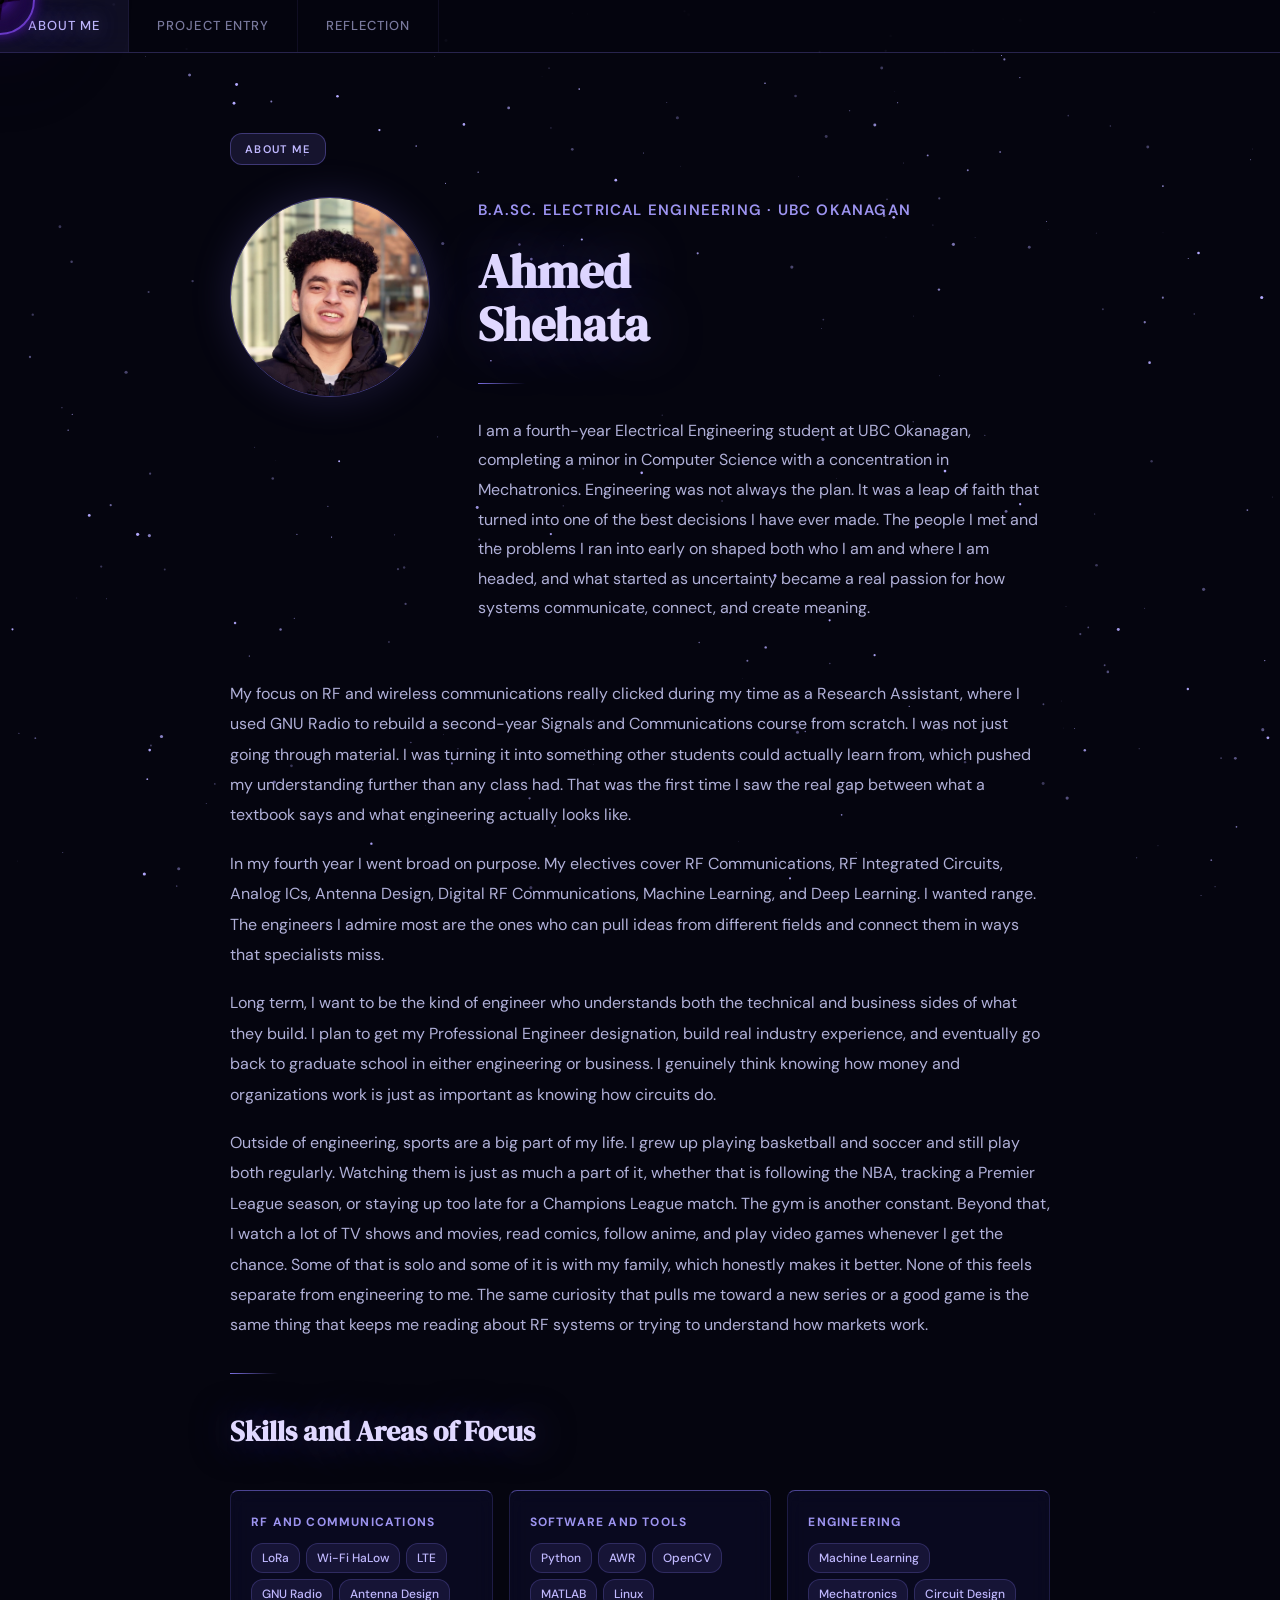
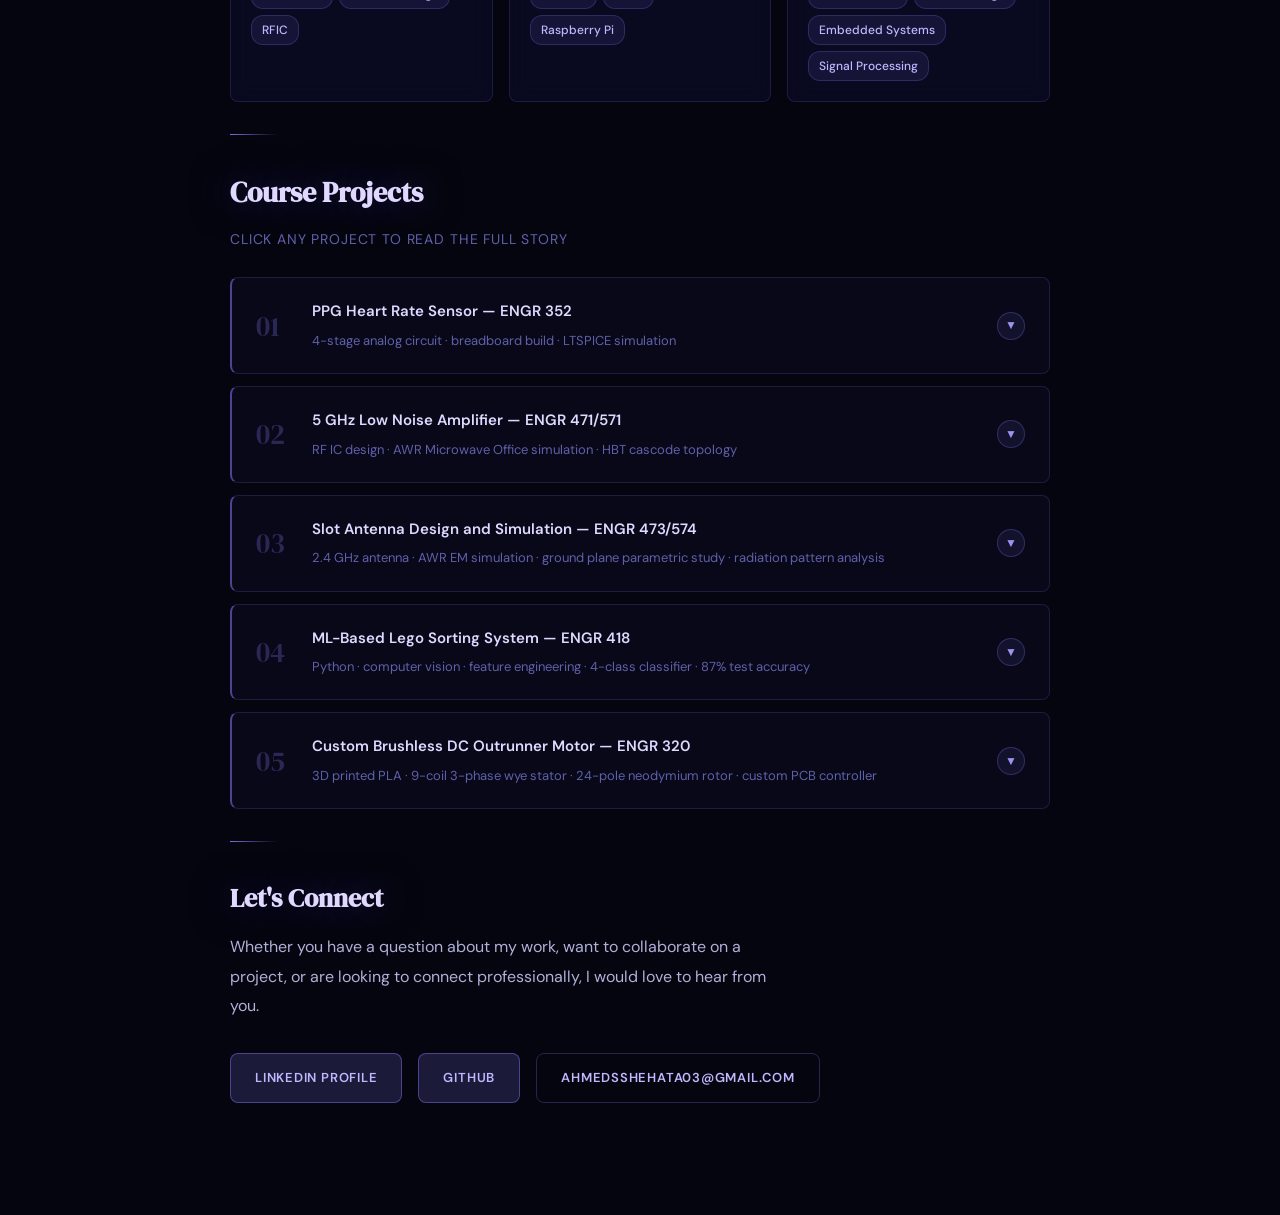
<file: index(2).html>
<!DOCTYPE html>
<html lang="en">
<head>
<meta charset="UTF-8">
<meta name="viewport" content="width=device-width, initial-scale=1.0">
<title>Ahmed Shehata — About Me</title>
<link href="https://fonts.googleapis.com/css2?family=DM+Serif+Display:ital@0;1&family=DM+Sans:wght@300;400;500;600&display=swap" rel="stylesheet">
<style>
  :root {
    --navy: #0a0a1a; --navy-mid: #0d0d2b; --accent: #7b6fe0;
    --accent-light: #1a1a3e; --off-white: #0d0d1f; --warm-gray: #1a1a3a;
    --text: #e8e8ff; --text-muted: #b0b0d8; --text-light: #6060aa;
  }
  * { margin: 0; padding: 0; box-sizing: border-box; cursor: none !important; }
  body { font-family: 'DM Sans', sans-serif; background: #05050f; color: var(--text); line-height: 1.85; overflow-x: hidden; font-size: 16px; }
  #cosmic-cursor { position: fixed; pointer-events: none; z-index: 99999; width: 40px; height: 40px; transform: translate(-50%, -50%); animation: cursor-spin 3s linear infinite; }
  #cosmic-cursor svg { width: 100%; height: 100%; filter: drop-shadow(0 0 8px rgba(120,40,255,1)) drop-shadow(0 0 20px rgba(100,20,220,0.9)) drop-shadow(0 0 40px rgba(80,0,180,0.7)) drop-shadow(0 0 60px rgba(60,0,140,0.4)); }
  #cursor-glow { position: fixed; pointer-events: none; z-index: 99997; width: 90px; height: 90px; border-radius: 50%; background: radial-gradient(circle, rgba(0,0,0,0.7) 0%, rgba(30,0,60,0.35) 40%, transparent 70%); transform: translate(-50%, -50%); transition: left 0.1s ease, top 0.1s ease; }
  #cursor-ring { position: fixed; pointer-events: none; z-index: 99998; width: 70px; height: 70px; border-radius: 50%; border: 2px solid rgba(140,80,255,0.75); box-shadow: 0 0 12px rgba(120,40,255,0.5), inset 0 0 12px rgba(120,40,255,0.15); transform: translate(-50%, -50%); transition: left 0.18s ease, top 0.18s ease; animation: ring-pulse 2s ease-in-out infinite; }
  .cursor-trail { position: fixed; pointer-events: none; z-index: 99996; border-radius: 50%; transform: translate(-50%, -50%); background: rgba(120,40,255,0.7); box-shadow: 0 0 6px rgba(120,40,255,0.5); animation: trail-fade 0.6s ease-out forwards; }
  @keyframes cursor-spin { from { transform: translate(-50%, -50%) rotate(0deg); } to { transform: translate(-50%, -50%) rotate(360deg); } }
  @keyframes ring-pulse { 0%, 100% { width: 70px; height: 70px; opacity: 0.75; } 50% { width: 84px; height: 84px; opacity: 0.3; } }
  @keyframes trail-fade { 0% { opacity: 0.8; width: 10px; height: 10px; } 100% { opacity: 0; width: 3px; height: 3px; } }
  .page-nav { position: sticky; top: 0; background: rgba(5,5,15,0.85); backdrop-filter: blur(20px); -webkit-backdrop-filter: blur(20px); z-index: 100; display: flex; gap: 0; border-bottom: 1px solid rgba(123,111,224,0.3); }
  .page-nav a { color: rgba(200,200,255,0.6); text-decoration: none; padding: 14px 28px; font-size: 13px; letter-spacing: 0.08em; text-transform: uppercase; font-weight: 500; transition: all 0.2s; border-right: 1px solid rgba(123,111,224,0.1); }
  .page-nav a:hover, .page-nav a.active { color: #c0b8ff; background: rgba(123,111,224,0.1); text-shadow: 0 0 20px rgba(123,111,224,0.8); }
  .page-section { padding: 80px 0; position: relative; z-index: 1; }
  .container { max-width: 900px; margin: 0 auto; padding: 0 40px; }
  .page-label { display: inline-block; background: rgba(123,111,224,0.15); color: #c0b8ff; font-size: 11px; font-weight: 600; letter-spacing: 0.12em; text-transform: uppercase; padding: 5px 14px; border-radius: 12px; margin-bottom: 2rem; border: 1px solid rgba(123,111,224,0.4); }
  .about-divider { width: 48px; height: 1px; background: linear-gradient(90deg, #7b6fe0, transparent); margin: 32px 0; }
  .section-heading { font-family: 'DM Serif Display', serif; font-size: 28px; color: #e0d8ff; margin-bottom: 8px; text-shadow: 0 0 40px rgba(123,111,224,0.5); }
  .section-subheading { font-size: 14px; color: var(--text-light); letter-spacing: 0.06em; text-transform: uppercase; margin-bottom: 24px; }
  .about-hero { display: grid; grid-template-columns: 200px 1fr; gap: 48px; align-items: start; margin-bottom: 56px; }
  .about-name { font-family: 'DM Serif Display', serif; font-size: 48px; color: #e0d8ff; line-height: 1.1; margin-bottom: 6px; text-shadow: 0 0 60px rgba(123,111,224,0.4); }
  .about-title { font-size: 15px; color: #9d94f0; font-weight: 600; letter-spacing: 0.08em; text-transform: uppercase; margin-bottom: 20px; }
  .about-bio { font-size: 16px; color: var(--text-muted); line-height: 1.85; max-width: 600px; }
  .skills-grid { display: grid; grid-template-columns: repeat(3, 1fr); gap: 16px; margin: 32px 0; }
  .skill-card { background: rgba(13,13,43,0.6); border: 1px solid rgba(123,111,224,0.2); border-top: 1px solid rgba(123,111,224,0.6); padding: 20px; border-radius: 8px; backdrop-filter: blur(10px); }
  .skill-card h4 { font-size: 12px; letter-spacing: 0.1em; text-transform: uppercase; color: #9d94f0; margin-bottom: 10px; }
  .skill-tags { display: flex; flex-wrap: wrap; gap: 6px; }
  .skill-tag { background: rgba(123,111,224,0.12); color: #c0b8ff; font-size: 12px; padding: 3px 10px; border-radius: 12px; font-weight: 500; border: 1px solid rgba(123,111,224,0.25); }
  .course-projects-grid { display: grid; gap: 12px; margin: 24px 0; }
  .course-card { background: rgba(10,10,30,0.7); border: 1px solid rgba(123,111,224,0.2); border-left: 2px solid rgba(123,111,224,0.6); border-radius: 8px; overflow: hidden; backdrop-filter: blur(10px); -webkit-backdrop-filter: blur(10px); transition: border-color 0.3s, box-shadow 0.3s; }
  .course-card:hover { border-color: rgba(123,111,224,0.5); box-shadow: 0 0 30px rgba(123,111,224,0.08); }
  .course-card-header { display: flex; align-items: center; justify-content: space-between; padding: 20px 24px; cursor: pointer; user-select: none; transition: background 0.2s; }
  .course-card-header:hover { background: rgba(123,111,224,0.05); }
  .course-card-header-left { display: flex; align-items: center; gap: 20px; }
  .course-card-num { font-family: 'DM Serif Display', serif; font-size: 28px; color: rgba(123,111,224,0.3); line-height: 1; min-width: 36px; }
  .course-card-title { font-weight: 600; font-size: 15px; color: #e0d8ff; margin-bottom: 3px; }
  .course-card-sub { font-size: 13px; color: var(--text-light); }
  .course-card-chevron { width: 28px; height: 28px; border-radius: 50%; background: rgba(123,111,224,0.1); border: 1px solid rgba(123,111,224,0.3); display: flex; align-items: center; justify-content: center; flex-shrink: 0; transition: transform 0.3s, background 0.2s; font-size: 12px; color: #9d94f0; }
  .course-card.open .course-card-chevron { transform: rotate(180deg); background: rgba(123,111,224,0.3); color: #e0d8ff; }
  .course-card-body { max-height: 0; overflow: hidden; transition: max-height 0.5s cubic-bezier(0.4, 0, 0.2, 1); border-top: 0px solid var(--warm-gray); }
  .course-card.open .course-card-body { max-height: 9999px; border-top-width: 1px; }
  .course-card-inner { padding: 32px 24px 32px 80px; }
  .star-block { margin-bottom: 32px; }
  .star-label { display: inline-block; font-size: 10px; font-weight: 700; letter-spacing: 0.14em; text-transform: uppercase; color: #c0b8ff; background: rgba(123,111,224,0.1); border: 1px solid rgba(123,111,224,0.4); padding: 3px 10px; border-radius: 12px; margin-bottom: 10px; }
  .star-block h4 { font-family: 'DM Serif Display', serif; font-size: 20px; color: #e0d8ff; margin-bottom: 10px; }
  .star-block p { font-size: 15px; color: var(--text-muted); line-height: 1.85; margin-bottom: 12px; }
  .stage-timeline { position: relative; margin: 24px 0; padding-left: 28px; border-left: 1px solid rgba(123,111,224,0.3); }
  .stage-step { margin-bottom: 28px; position: relative; }
  .stage-step::before { content: ''; position: absolute; left: -34px; top: 5px; width: 10px; height: 10px; border-radius: 50%; background: #7b6fe0; border: 2px solid #05050f; box-shadow: 0 0 8px rgba(123,111,224,0.6); }
  .stage-step .stage-num { font-size: 10px; font-weight: 700; letter-spacing: 0.12em; text-transform: uppercase; color: #9d94f0; margin-bottom: 3px; }
  .stage-step h5 { font-weight: 600; font-size: 15px; color: #e0d8ff; margin-bottom: 6px; }
  .stage-step p { font-size: 15px; color: var(--text-muted); line-height: 1.85; margin-bottom: 8px; }

  /* Figure image sizing — 85% width, centered */
  .fig-wrap { margin: 20px 0; text-align: center; }
  .fig-wrap img { display: block; margin: 0 auto; width: 85%; max-width: 700px; border-radius: 8px; border: 1px solid rgba(123,111,224,0.2); box-shadow: 0 4px 20px rgba(0,0,0,0.3); }
  .fig-wrap img.half { width: 44%; max-width: 360px; }
  /* Styled caption */
  .fig-cap { display: block; margin: 10px auto 0; width: 85%; max-width: 700px; padding: 10px 16px; background: rgba(123,111,224,0.07); border-left: 3px solid rgba(123,111,224,0.55); border-radius: 0 6px 6px 0; font-size: 13px; color: #a090e0; font-style: italic; line-height: 1.65; text-align: left; }
  .fig-cap.half-cap { width: 44%; max-width: 360px; }

  .tech-pills { display: flex; flex-wrap: wrap; gap: 7px; margin: 16px 0; }
  .tech-pill { background: rgba(123,111,224,0.12); color: #c0b8ff; font-size: 12px; padding: 4px 12px; border-radius: 12px; font-weight: 500; letter-spacing: 0.04em; border: 1px solid rgba(123,111,224,0.25); }
  .result-callout { background: rgba(123,111,224,0.08); padding: 20px 24px; border-radius: 8px; margin: 20px 0; border: 1px solid rgba(123,111,224,0.2); border-left: 2px solid rgba(123,111,224,0.6); font-size: 15px; line-height: 1.85; color: var(--text-muted); }
  .result-callout strong { color: #c0b8ff; }
  .stat-row-small { display: grid; grid-template-columns: repeat(4, 1fr); gap: 12px; margin: 20px 0; }
  .stat-card-small { background: rgba(13,13,43,0.6); border: 1px solid rgba(123,111,224,0.2); padding: 16px; border-radius: 8px; text-align: center; }
  .stat-num-small { font-family: 'DM Serif Display', serif; font-size: 24px; color: #c0b8ff; display: block; margin-bottom: 3px; text-shadow: 0 0 20px rgba(123,111,224,0.5); }
  .stat-label-small { font-size: 11px; color: var(--text-light); text-transform: uppercase; letter-spacing: 0.07em; }
  .comparison-box { display: grid; grid-template-columns: 1fr 1fr; border: 1px solid rgba(123,111,224,0.2); border-radius: 8px; overflow: hidden; margin: 16px 0; }
  .comp-col { padding: 20px; }
  .comp-col:first-child { background: rgba(10,10,30,0.6); border-right: 1px solid rgba(123,111,224,0.2); }
  .comp-col:last-child { background: rgba(30,20,80,0.4); }
  .comp-col h6 { font-size: 10px; letter-spacing: 0.12em; text-transform: uppercase; font-weight: 700; margin-bottom: 14px; }
  .comp-col:first-child h6 { color: var(--text-light); }
  .comp-col:last-child h6 { color: #9d94f0; }
  .comp-metric { margin-bottom: 10px; }
  .comp-val { font-family: 'DM Serif Display', serif; font-size: 20px; line-height: 1; }
  .comp-col:first-child .comp-val { color: #c0b8ff; }
  .comp-col:last-child .comp-val { color: #e0d8ff; }
  .comp-lbl { font-size: 10px; text-transform: uppercase; letter-spacing: 0.07em; }
  .comp-col:first-child .comp-lbl { color: var(--text-light); }
  .comp-col:last-child .comp-lbl { color: rgba(192,184,255,0.5); }
  .contact-row { display: flex; gap: 16px; flex-wrap: wrap; margin-top: 32px; }
  .contact-btn { display: inline-flex; align-items: center; gap: 8px; padding: 12px 24px; font-size: 13px; font-weight: 600; letter-spacing: 0.06em; text-transform: uppercase; border-radius: 8px; text-decoration: none; transition: all 0.3s; }
  .btn-primary { background: rgba(123,111,224,0.2); color: #c0b8ff; border: 1px solid rgba(123,111,224,0.5); }
  .btn-primary:hover { background: rgba(123,111,224,0.35); box-shadow: 0 0 20px rgba(123,111,224,0.3); }
  .btn-secondary { background: transparent; color: #c0b8ff; border: 1px solid rgba(123,111,224,0.3); }
  .btn-secondary:hover { background: rgba(123,111,224,0.1); }
  @media (max-width: 700px) {
    .about-hero { grid-template-columns: 1fr; }
    .skills-grid { grid-template-columns: 1fr; }
    .stat-row-small { grid-template-columns: repeat(2, 1fr); }
    .comparison-box { grid-template-columns: 1fr; }
    .about-name { font-size: 36px; }
    .course-card-inner { padding: 24px 16px; }
    .fig-wrap img, .fig-cap { width: 100%; }
    .fig-wrap img.half, .fig-cap.half-cap { width: 80%; }
  }
</style>
</head>
<body>

<div id="cosmic-cursor">
  <svg viewBox="0 0 24 24" xmlns="http://www.w3.org/2000/svg">
    <defs>
      <radialGradient id="bhgrad" cx="50%" cy="50%" r="50%">
        <stop offset="0%" stop-color="#000000"/><stop offset="40%" stop-color="#0a0010"/>
        <stop offset="75%" stop-color="#1a0030"/><stop offset="100%" stop-color="#0d0020"/>
      </radialGradient>
      <radialGradient id="ringgrad" cx="50%" cy="50%" r="50%">
        <stop offset="0%" stop-color="#000000" stop-opacity="1"/>
        <stop offset="100%" stop-color="#2a005a" stop-opacity="0.3"/>
      </radialGradient>
    </defs>
    <polygon points="12,0 13.5,10.5 24,12 13.5,13.5 12,24 10.5,13.5 0,12 10.5,10.5" fill="url(#bhgrad)" stroke="#1a0030" stroke-width="0.3"/>
    <circle cx="12" cy="12" r="5" fill="url(#ringgrad)"/>
    <circle cx="12" cy="12" r="2.5" fill="#000000"/>
    <circle cx="12" cy="12" r="1" fill="#0a0010"/>
  </svg>
</div>
<div id="cursor-ring"></div>
<div id="cursor-glow"></div>
<canvas id="starfield" style="position:fixed;top:0;left:0;width:100%;height:100%;z-index:0;pointer-events:none;"></canvas>

<nav class="page-nav">
  <a href="index.html" class="active">About Me</a>
  <a href="project.html">Project Entry</a>
  <a href="reflection.html">Reflection</a>
</nav>

<section class="page-section">
  <div class="container">
    <span class="page-label">About Me</span>
    <div class="about-hero">
      <img src="headshot.jpg" alt="Ahmed Shehata" style="width:200px;height:200px;border-radius:50%;object-fit:cover;object-position:center top;border:1px solid rgba(123,111,224,0.5);box-shadow:0 0 40px rgba(123,111,224,0.2);">
      <div>
        <div class="about-title">B.A.Sc. Electrical Engineering · UBC Okanagan</div>
        <h1 class="about-name">Ahmed<br>Shehata</h1>
        <div class="about-divider"></div>
        <p class="about-bio">I am a fourth-year Electrical Engineering student at UBC Okanagan, completing a minor in Computer Science with a concentration in Mechatronics. Engineering was not always the plan. It was a leap of faith that turned into one of the best decisions I have ever made. The people I met and the problems I ran into early on shaped both who I am and where I am headed, and what started as uncertainty became a real passion for how systems communicate, connect, and create meaning.</p>
      </div>
    </div>

    <p style="font-size:16px;color:var(--text-muted);line-height:1.9;margin-bottom:18px;">My focus on RF and wireless communications really clicked during my time as a Research Assistant, where I used GNU Radio to rebuild a second-year Signals and Communications course from scratch. I was not just going through material. I was turning it into something other students could actually learn from, which pushed my understanding further than any class had. That was the first time I saw the real gap between what a textbook says and what engineering actually looks like.</p>

    <p style="font-size:16px;color:var(--text-muted);line-height:1.9;margin-bottom:18px;">In my fourth year I went broad on purpose. My electives cover RF Communications, RF Integrated Circuits, Analog ICs, Antenna Design, Digital RF Communications, Machine Learning, and Deep Learning. I wanted range. The engineers I admire most are the ones who can pull ideas from different fields and connect them in ways that specialists miss.</p>

    <p style="font-size:16px;color:var(--text-muted);line-height:1.9;margin-bottom:18px;">Long term, I want to be the kind of engineer who understands both the technical and business sides of what they build. I plan to get my Professional Engineer designation, build real industry experience, and eventually go back to graduate school in either engineering or business. I genuinely think knowing how money and organizations work is just as important as knowing how circuits do.</p>

    <p style="font-size:16px;color:var(--text-muted);line-height:1.9;margin-bottom:32px;">Outside of engineering, sports are a big part of my life. I grew up playing basketball and soccer and still play both regularly. Watching them is just as much a part of it, whether that is following the NBA, tracking a Premier League season, or staying up too late for a Champions League match. The gym is another constant. Beyond that, I watch a lot of TV shows and movies, read comics, follow anime, and play video games whenever I get the chance. Some of that is solo and some of it is with my family, which honestly makes it better. None of this feels separate from engineering to me. The same curiosity that pulls me toward a new series or a good game is the same thing that keeps me reading about RF systems or trying to understand how markets work.</p>

    <div class="about-divider"></div>
    <h2 class="section-heading">Skills and Areas of Focus</h2>
    <div class="skills-grid">
      <div class="skill-card">
        <h4>RF and Communications</h4>
        <div class="skill-tags">
          <span class="skill-tag">LoRa</span><span class="skill-tag">Wi-Fi HaLow</span>
          <span class="skill-tag">LTE</span><span class="skill-tag">GNU Radio</span>
          <span class="skill-tag">Antenna Design</span><span class="skill-tag">RFIC</span>
        </div>
      </div>
      <div class="skill-card">
        <h4>Software and Tools</h4>
        <div class="skill-tags">
          <span class="skill-tag">Python</span><span class="skill-tag">AWR</span>
          <span class="skill-tag">OpenCV</span><span class="skill-tag">MATLAB</span>
          <span class="skill-tag">Linux</span><span class="skill-tag">Raspberry Pi</span>
        </div>
      </div>
      <div class="skill-card">
        <h4>Engineering</h4>
        <div class="skill-tags">
          <span class="skill-tag">Machine Learning</span><span class="skill-tag">Mechatronics</span>
          <span class="skill-tag">Circuit Design</span><span class="skill-tag">Embedded Systems</span>
          <span class="skill-tag">Signal Processing</span>
        </div>
      </div>
    </div>

    <div class="about-divider"></div>
    <h2 class="section-heading">Course Projects</h2>
    <p class="section-subheading">Click any project to read the full story</p>
    <div class="course-projects-grid">

      <!-- PROJECT 1: PPG -->
      <div class="course-card" id="card-ppg">
        <div class="course-card-header" onclick="toggleCard('card-ppg')">
          <div class="course-card-header-left">
            <div class="course-card-num">01</div>
            <div>
              <div class="course-card-title">PPG Heart Rate Sensor — ENGR 352</div>
              <div class="course-card-sub">4-stage analog circuit · breadboard build · LTSPICE simulation</div>
            </div>
          </div>
          <div class="course-card-chevron">▼</div>
        </div>
        <div class="course-card-body">
          <div class="course-card-inner">
            <div class="star-block">
              <span class="star-label">S — Situation</span>
              <h4>The Challenge: Detecting a Heartbeat with Analog Circuits</h4>
              <p>Every time the heart beats it pushes a pulse of blood through the arteries, and that pulse subtly changes how much infrared light the skin absorbs. If you shine an IR emitter against a finger and measure the reflected intensity with a photodiode, you can actually see the heartbeat as a tiny fluctuation in the detected current. This is photoplethysmography, or PPG, and it is the same principle behind every modern fitness tracker and pulse oximeter.</p>
              <p>In ENGR 352, our task was to build a PPG heart rate sensor from scratch using only discrete analog components. No microcontrollers, no digital shortcuts. The photodiode current sits in the nanoamp range, and getting from that near-invisible signal to a clean LED flash for every heartbeat required four carefully engineered stages, each one feeding directly into the next.</p>
            </div>
            <div class="stat-row-small">
              <div class="stat-card-small"><span class="stat-num-small">4</span><span class="stat-label-small">Cascaded Stages</span></div>
              <div class="stat-card-small"><span class="stat-num-small">~1 µA</span><span class="stat-label-small">Input Signal</span></div>
              <div class="stat-card-small"><span class="stat-num-small">170 ms</span><span class="stat-label-small">LED Flash Duration</span></div>
              <div class="stat-card-small"><span class="stat-num-small">&lt;2%</span><span class="stat-label-small">Error vs Theory</span></div>
            </div>
            <div class="star-block">
              <span class="star-label">T — Task</span>
              <h4>What We Were Asked to Build</h4>
              <p>The project ran across four successive lab sessions. Each one delivered a working circuit block that fed directly into the next. The final design had to run off a single 5 V USB supply, reliably detect a real human pulse, and flash an LED for the right duration on each beat using only components available in the lab. My partner and I handled the full workflow at every stage: theoretical analysis, LTSPICE simulation, breadboard build, and oscilloscope verification.</p>
            </div>
            <div class="star-block">
              <span class="star-label">A — Action</span>
              <h4>The Build, Stage by Stage</h4>
            </div>
            <div class="stage-timeline">
              <div class="stage-step">
                <div class="stage-num">Stage 1 — Lab 2</div>
                <h5>Transimpedance Amplifier</h5>
                <p>The photodiode puts out a DC current of about 1 µA with a heartbeat signal of only 25 to 100 nA sitting on top of it. We built a transimpedance amplifier that converts that current into a voltage using an op amp with a megaohm feedback resistor. A small feedback capacitor rolls off high frequency noise and keeps the circuit from oscillating. We also soldered the optical sensor by hand, positioning the photodiode flush against the IR emitter inside a heat shrink shroud to block direct IR leakage.</p>
              </div>
              <div class="stage-step">
                <div class="stage-num">Stage 2 — Lab 3</div>
                <h5>Bandpass Filter and Gain Stage</h5>
                <p>The output of Stage 1 had a large DC offset sitting on top of the signal, which was not something a comparator could trigger on cleanly. Stage 2 stripped that away using an AC coupled gain stage and amplified the remaining heartbeat signal to about 1 V peak. A resistor divider set the common mode input to 2.5 V and the gain was tuned by hand based on what the real sensor was putting out, giving us a bandpass response across both stages together.</p>
              </div>
              <div class="stage-step">
                <div class="stage-num">Stage 3 — Lab 4</div>
                <h5>Hysteretic Comparator</h5>
                <p>We needed to turn the smooth analog heartbeat waveform into a clean edge that the monostable could trigger on. A comparator with positive feedback gave us two trip points around a 2.5 V reference, so the output only switched when the signal clearly crossed the band. That got rid of false triggers from noise and gave us a clean 0 to 5 V square wave that fired exactly once per beat.</p>
              </div>
              <div class="stage-step">
                <div class="stage-num">Stage 4 — Lab 5</div>
                <h5>Monostable Multivibrator and LED Driver</h5>
                <p>A differentiator and isolation diode pulled out only the positive rising edges so the monostable fired once per beat. Two NPN BJTs in a cross-coupled configuration held the output high for a duration Ton set by the RC time constant. We calculated Ton = 167.3 ms analytically targeting roughly 20% duty cycle at 72 BPM. Simulation gave 166 ms and the physical build came in at 170 ms, within 2% of the prediction. A third transistor drove the green LED through a current-limiting resistor, giving a visible flash for every heartbeat.</p>
              </div>
            </div>
            <div class="fig-wrap">
              <img src="ppg-breadboard.jpg" alt="Assembled PPG breadboard">
              <span class="fig-cap">Fully assembled PPG heart rate sensor. All four stages are visible across the breadboard, from the transimpedance amplifier on the left through to the monostable multivibrator and green LED driver on the right.</span>
            </div>
            <div class="fig-wrap">
              <img src="ppg-oscilloscope.jpg" alt="Oscilloscope output showing LED flash synchronized to PPG signal">
              <span class="fig-cap">Final system output. CH1 (orange) shows the LED anode signal flashing at Ton = 170 ms per heartbeat. CH2 (blue) shows the raw PPG signal from the finger sensor, confirming each LED flash is correctly synchronized to the cardiac cycle.</span>
            </div>
            <div class="star-block">
              <span class="star-label">R — Result</span>
              <h4>What We Built and What It Proved</h4>
              <p>The final circuit detected a real human pulse and produced a consistent LED flash for every heartbeat, with a measured Ton within 2% of the theoretical prediction. No adjustments were needed after assembly. The design worked on the first build. More than anything, the project showed the value of testing each block independently before putting everything together. When we finally integrated the full system, it just worked.</p>
            </div>
            <div class="tech-pills">
              <span class="tech-pill">Transimpedance Amplifier</span><span class="tech-pill">Bandpass Filter Design</span>
              <span class="tech-pill">Hysteretic Comparator</span><span class="tech-pill">Monostable Multivibrator</span>
              <span class="tech-pill">BJT Switching (2N3904)</span><span class="tech-pill">LTSPICE Simulation</span>
              <span class="tech-pill">Photoplethysmography (PPG)</span>
            </div>
            <div class="result-callout">
              <strong>My Contribution:</strong> I co-designed all four stages with my lab partner, contributing equally to theoretical analysis, LTSPICE simulation, breadboard construction, and oscilloscope verification. I was specifically responsible for the monostable multivibrator analysis and Ton calculation, the hysteresis band selection for Stage 3, and the final integrated system testing.
            </div>
          </div>
        </div>
      </div>

      <!-- PROJECT 2: LNA -->
      <div class="course-card" id="card-lna">
        <div class="course-card-header" onclick="toggleCard('card-lna')">
          <div class="course-card-header-left">
            <div class="course-card-num">02</div>
            <div>
              <div class="course-card-title">5 GHz Low Noise Amplifier — ENGR 471/571</div>
              <div class="course-card-sub">RF IC design · AWR Microwave Office simulation · HBT cascode topology</div>
            </div>
          </div>
          <div class="course-card-chevron">▼</div>
        </div>
        <div class="course-card-body">
          <div class="course-card-inner">
            <div class="star-block">
              <span class="star-label">S — Situation</span>
              <h4>The Problem: Amplifying Without Adding Noise</h4>
              <p>In any wireless receiver, the first thing the antenna connects to is a low noise amplifier. The LNA amplifies the incoming signal before anything else in the chain sees it. The problem is that every component adds noise, and if the first amplifier adds too much, nothing downstream can fix it.</p>
              <p>This project asked me to design a 5 GHz LNA from scratch in AWR Microwave Office using a generic BiCMOS process with heterojunction bipolar transistors. The targets were tight: noise figure below 2 dB, gain above 20 dB, input return loss below negative 15 dB, and output return loss below negative 10 dB, all from a single 1.8 V supply across a 200 MHz bandwidth.</p>
            </div>
            <div class="stat-row-small">
              <div class="stat-card-small"><span class="stat-num-small">21 dB</span><span class="stat-label-small">Final Gain</span></div>
              <div class="stat-card-small"><span class="stat-num-small">1.78 dB</span><span class="stat-label-small">Noise Figure</span></div>
              <div class="stat-card-small"><span class="stat-num-small">−29 dB</span><span class="stat-label-small">Input Match</span></div>
              <div class="stat-card-small"><span class="stat-num-small">5 GHz</span><span class="stat-label-small">Design Frequency</span></div>
            </div>
            <div class="star-block">
              <span class="star-label">T — Task</span>
              <h4>What I Was Asked to Design</h4>
              <p>Labs 3 and 4 were a two-part individual project. Lab 3 covered the common-emitter topology: bias optimization, device scaling, emitter degeneration, and input matching. Lab 4 built on that by adding a cascode stage and emitter follower to push gain past 20 dB while keeping noise figure in spec. The whole thing was simulation only in AWR with no physical hardware.</p>
            </div>
            <div class="star-block">
              <span class="star-label">A — Action</span>
              <h4>The Design Journey</h4>
            </div>
            <div class="stage-timeline">
              <div class="stage-step">
                <div class="stage-num">Step 1 — Bias Optimization</div>
                <h5>Finding the Minimum Noise Figure Bias Point</h5>
                <p>Starting with a single HBT transistor and no matching networks, I swept the base bias current from 0 to 0.15 mA and plotted noise figure at 5 GHz. The minimum landed around Ibias = 0.0075 mA at roughly 7.84 dB, which was way too noisy on its own and pointed straight at the need for device scaling.</p>
              </div>
              <div class="stage-step">
                <div class="stage-num">Step 2 — Device Scaling</div>
                <h5>Scaling to 24 Fingers to Align Zopt with 50 Ω</h5>
                <p>A single-finger transistor biased for minimum noise has an optimum source impedance far from 50 Ω, so a standard source cannot drive it at its noise minimum. I paralleled two devices at N=12 each for 24 total fingers. That shift pushed the optimum noise impedance toward 50 Ω and dropped the minimum NF from 7.84 dB down to about 1.61 to 1.68 dB purely from choosing the right device size.</p>
              </div>
              <div class="stage-step">
                <div class="stage-num">Step 3 — Emitter Degeneration and Input Matching</div>
                <h5>Adding LE and LB to Hit 50 Ω Input Impedance</h5>
                <p>Even after scaling, Re{Zin} was only about 10 Ω. A small emitter degeneration inductor LE pulled it to 50 Ω, calculated as LE = RS/ωT using fT from the transistor Bode plot at 15.1 GHz, giving LE around 0.549 nH after tuning. Voltage gain dropped from 5.98 V/V to 2.51 V/V as a result. A series base inductor LB of 0.161 nH then cancelled the remaining input reactance, pushing S11 to negative 59 dB with only 8.67 dB of gain.</p>
              </div>
              <div class="stage-step">
                <div class="stage-num">Step 4 — Cascode and Emitter Follower</div>
                <h5>Adding Q2 and Q3 to Push Gain to 21 dB</h5>
                <p>A cascode transistor was inserted between the CE output and the load to eliminate the Miller effect. A resonant tank with LT = 1 nH and CT = 0.52 pF presented about 314 Ω to the collector, giving the high-impedance load needed for voltage gain. An emitter follower was added as an output buffer. After tuning, the final LNA hit 21.07 dB gain, 1.78 dB NF, and better than negative 28 dB input return loss across the full 200 MHz band.</p>
              </div>
            </div>
            <div class="fig-wrap">
              <img src="lna-noisefigure.jpg" alt="Noise Figure vs frequency for CE LNA configurations">
              <span class="fig-cap">Noise figure versus frequency for three CE LNA configurations at 5 GHz. Pink: no inductors (NF around 1.68 dB). Blue: emitter degeneration only. Red: emitter degeneration plus series base inductor (NF around 1.39 dB). Device scaling to 24 fingers is the single most impactful step before any matching network is added.</span>
            </div>
            <div class="fig-wrap">
              <img src="lna-gain.jpg" alt="S21 gain comparison between CE and cascode LNA">
              <span class="fig-cap">Gain |S21| versus frequency. The CE LNA achieves 8.67 dB at 5 GHz. The cascode LNA peaks at 21.07 dB, a 12.4 dB improvement from adding the cascode stage and emitter follower.</span>
            </div>
            <div class="fig-wrap">
              <img src="lna-schematic.jpg" alt="Final cascode LNA schematic in AWR">
              <span class="fig-cap">Final cascode LNA schematic in AWR Microwave Office. The differential cascode pair (Q1/Q2 and Q3/Q4, each N=12 fingers) is preceded by base inductor LB and emitter inductor LE for input matching, and followed by a resonant tank load and emitter follower output buffer driving the 50 Ω port.</span>
            </div>
            <div class="star-block">
              <span class="star-label">R — Result</span>
              <h4>From 7.84 dB Noise to a Fully Matched 21 dB Amplifier</h4>
              <p>Starting from a single transistor with a 7.84 dB noise figure and no matching, the final cascode LNA hit 21.07 dB gain, 1.78 dB NF, and better than negative 28 dB input return loss across a 200 MHz bandwidth at 5 GHz. Every spec was met. The biggest lesson was that noise, gain, and matching are always coupled at RF frequencies. Every step involved a real tradeoff, not just a parameter adjustment.</p>
            </div>
            <div class="comparison-box">
              <div class="comp-col">
                <h6>Lab 3 — Common Emitter</h6>
                <div class="comp-metric"><div class="comp-val">8.67 dB</div><div class="comp-lbl">Gain @ 5 GHz</div></div>
                <div class="comp-metric"><div class="comp-val">1.39 dB</div><div class="comp-lbl">Noise Figure</div></div>
                <div class="comp-metric"><div class="comp-val">−59.1 dB</div><div class="comp-lbl">S11</div></div>
              </div>
              <div class="comp-col">
                <h6>Lab 4 — Cascode</h6>
                <div class="comp-metric"><div class="comp-val">21.07 dB</div><div class="comp-lbl">Gain @ 5 GHz</div></div>
                <div class="comp-metric"><div class="comp-val">1.78 dB</div><div class="comp-lbl">Noise Figure</div></div>
                <div class="comp-metric"><div class="comp-val">−29.8 dB</div><div class="comp-lbl">S11</div></div>
              </div>
            </div>
            <div class="tech-pills">
              <span class="tech-pill">AWR Microwave Office</span><span class="tech-pill">HBT Transistor Design</span>
              <span class="tech-pill">Noise Figure Optimization</span><span class="tech-pill">Emitter Degeneration</span>
              <span class="tech-pill">Cascode Topology</span><span class="tech-pill">S-Parameter Analysis</span>
              <span class="tech-pill">RF IC Design (BiCMOS)</span>
            </div>
            <div class="result-callout">
              <strong>My Contribution:</strong> This was an individual project. I completed every design step independently including bias optimization sweeps, device scaling calculations, emitter and base inductor derivations from first principles, AWR simulation and tuning at every stage, and the final cascode integration.
            </div>
          </div>
        </div>
      </div>

      <!-- PROJECT 3: SLOT ANTENNA -->
      <div class="course-card" id="card-antenna">
        <div class="course-card-header" onclick="toggleCard('card-antenna')">
          <div class="course-card-header-left">
            <div class="course-card-num">03</div>
            <div>
              <div class="course-card-title">Slot Antenna Design and Simulation — ENGR 473/574</div>
              <div class="course-card-sub">2.4 GHz antenna · AWR EM simulation · ground plane parametric study · radiation pattern analysis</div>
            </div>
          </div>
          <div class="course-card-chevron">▼</div>
        </div>
        <div class="course-card-body">
          <div class="course-card-inner">
            <div class="star-block">
              <span class="star-label">S — Situation</span>
              <h4>What a Slot Antenna Is and Why It Is Worth Designing</h4>
              <p>A slot antenna is one of the more elegant structures in RF engineering. Instead of adding metal to radiate, you remove it. A narrow rectangular aperture cut into a conducting ground plane is driven by a voltage source across the slot, and the resulting edge currents cause the opening itself to radiate. The pattern is mathematically the complement of a dipole. They show up in radar systems, broadcast towers, aircraft skins, and increasingly in PCB ground planes for Wi-Fi, GPS, and 5G.</p>
              <p>In ENGR 473, the project was not just about hitting a spec. It was a parametric study: build a working simulation in AWR's EM solver, then vary the ground plane geometry systematically and explain what happens to the radiation pattern each time.</p>
            </div>
            <div class="star-block">
              <span class="star-label">T — Task</span>
              <h4>Simulate, Vary, and Interpret</h4>
              <p>The assignment was to build a simulation of a half-wavelength slot antenna resonating at 2.4 GHz, then vary the ground plane width and length independently across multiple configurations. For each one I had to analyze the 3D radiation pattern, the polar plots in the XZ and YZ planes, and the input impedance curve. The goal was not just to find a good design but to understand what actually controls the pattern.</p>
            </div>
            <div class="star-block">
              <span class="star-label">A — Action</span>
              <h4>The Simulation Journey</h4>
            </div>
            <div class="stage-timeline">
              <div class="stage-step">
                <div class="stage-num">Stage 1 — Initial Setup</div>
                <h5>Building the Baseline Configuration</h5>
                <p>The starting point was a finite ground plane at 0.8λ by 0.8λ with the slot centred at 0.447λ long by 0.1λ wide. Several early attempts failed to produce clean patterns due to incorrect boundary settings and ground planes that were either too big or too small.</p>
              </div>
              <div class="stage-step">
                <div class="stage-num">Stage 2 — Square Ground Plane Study</div>
                <h5>Comparing 0.8λ × 0.8λ Against 3λ × 3λ</h5>
                <p>The 0.8λ ground plane produced the closest result to a theoretical donut pattern, with a maximum directivity of about 5.74 dBi. Scaling up to 3λ by 3λ broke the pattern into a multi-lobe structure with grating lobes in unexpected directions. A very large ground plane introduces edge diffraction that competes with the aperture radiation.</p>
              </div>
              <div class="stage-step">
                <div class="stage-num">Stage 3 — Width and Length Variation</div>
                <h5>Converging on 0.48λ × 0.6λ for the Cleanest Pattern</h5>
                <p>The final design used a ground plane of 0.48λ by 0.6λ with the slot at 0.447λ by 0.1λ. This produced the cleanest toroidal radiation pattern of all configurations tested, with confirmed self-resonance at 2.397 GHz and Re(Z) peaking at approximately 418 Ω, consistent with Babinet's principle.</p>
              </div>
            </div>
            <div class="fig-wrap">
              <img src="antenna-layout.jpg" alt="Slot antenna layout in AWR EM">
              <span class="fig-cap">Final slot antenna layout in AWR EM. The conducting ground plane measures 0.48λ × 0.6λ with a centred rectangular aperture of 0.447λ × 0.1λ. Patch-style excitation ports drive the voltage across the slot to produce the radiating aperture currents.</span>
            </div>
            <div class="fig-wrap">
              <img src="antenna-impedance.jpg" alt="Input impedance plot showing self-resonance at 2.397 GHz">
              <span class="fig-cap">Input impedance versus frequency. Im(Z(1,1)) crosses zero at 2.397 GHz confirming self-resonance. Re(Z(1,1)) peaks at 417.8 Ω at 2.4 GHz, consistent with the theoretical slot impedance from Babinet's complement principle.</span>
            </div>
            <div class="fig-wrap">
              <img src="antenna-pattern.jpg" alt="3D directivity pattern of final slot antenna design" class="half">
              <span class="fig-cap half-cap">3D directivity pattern of the final 0.48λ × 0.6λ slot antenna at 2.4 GHz. The smooth toroidal envelope with peak directivity of 4.21 dBi confirms the ground plane geometry produces the closest approximation to the theoretical omnidirectional donut pattern.</span>
            </div>
            <div class="star-block">
              <span class="star-label">R — Result</span>
              <h4>What the Study Demonstrated</h4>
              <p>The parametric study confirmed that the ground plane is not a passive backdrop for a slot antenna. It is an active part of the radiating structure. Both expanding and shrinking it in specific directions predictably deforms the pattern in ways that can be explained using diffraction and boundary current arguments. The final design at 0.48λ by 0.6λ gave the cleanest omnidirectional response of everything tested, with confirmed resonance at 2.397 GHz.</p>
            </div>
            <div class="tech-pills">
              <span class="tech-pill">AWR Microwave Office EM Solver</span><span class="tech-pill">Slot Antenna Theory</span>
              <span class="tech-pill">Babinet's Principle</span><span class="tech-pill">Radiation Pattern Analysis</span>
              <span class="tech-pill">Parametric Ground Plane Study</span><span class="tech-pill">2.4 GHz ISM Band</span>
            </div>
            <div class="result-callout">
              <strong>My Contribution:</strong> This was an individual project. I set up every simulation geometry in AWR independently, iterated through every ground plane configuration, analyzed each radiation pattern and impedance plot, and delivered the final converged design. I also prepared and presented the full slide deck covering the antenna history, operating principle, and simulation results.
            </div>
          </div>
        </div>
      </div>

      <!-- PROJECT 4: ML LEGO SORTER -->
      <div class="course-card" id="card-ml">
        <div class="course-card-header" onclick="toggleCard('card-ml')">
          <div class="course-card-header-left">
            <div class="course-card-num">04</div>
            <div>
              <div class="course-card-title">ML-Based Lego Sorting System — ENGR 418</div>
              <div class="course-card-sub">Python · computer vision · feature engineering · 4-class classifier · 87% test accuracy</div>
            </div>
          </div>
          <div class="course-card-chevron">▼</div>
        </div>
        <div class="course-card-body">
          <div class="course-card-inner">
            <div class="star-block">
              <span class="star-label">S — Situation</span>
              <h4>The Problem: Teaching a Computer to Sort by Shape</h4>
              <p>Imagine a conveyor belt moving Lego pieces past a camera and a sorting arm that needs to route each one to the right bin in under a second. On a clean, perfectly aligned dataset, logistic regression on raw pixels worked fine. Then Stage 2 introduced real data: rotated pieces, off-centre framing, variable lighting, pale bricks on white backgrounds. Accuracy dropped to 54%, barely better than guessing. The problem shifted from building a classifier to figuring out how to describe the shape of an object regardless of where it sits or which way it faces.</p>
            </div>
            <div class="stat-row-small">
              <div class="stat-card-small"><span class="stat-num-small">54%</span><span class="stat-label-small">Stage 1 Accuracy</span></div>
              <div class="stat-card-small"><span class="stat-num-small">87%</span><span class="stat-label-small">Stage 2 Accuracy</span></div>
              <div class="stat-card-small"><span class="stat-num-small">17</span><span class="stat-label-small">Engineered Features</span></div>
              <div class="stat-card-small"><span class="stat-num-small">4</span><span class="stat-label-small">Lego Classes</span></div>
            </div>
            <div class="star-block">
              <span class="star-label">A — Action</span>
              <h4>From Pixels to Geometry</h4>
            </div>
            <div class="stage-timeline">
              <div class="stage-step">
                <div class="stage-num">Stage 1 — Raw Pixel Baseline</div>
                <h5>100% training accuracy on clean data, 54% on real data</h5>
                <p>Logistic regression on raw 64x64 grayscale pixels worked perfectly on a clean, aligned dataset. When applied to realistic rotated and off-centre images, it collapsed immediately. Pixel templates are fragile. Any rotation or shift rearranges which pixels have which values and the classifier has nothing stable to learn from.</p>
              </div>
              <div class="stage-step">
                <div class="stage-num">Stage 2 — Feature Engineering</div>
                <h5>17-Feature Pipeline Using Hu Invariant Moments</h5>
                <p>We dropped pixel values entirely and extracted 17 geometry-based features: area, perimeter, aspect ratio, circularity, seven Hu invariant moments, and intensity statistics. All of them are rotation and translation invariant. Otsu thresholding produced a clean binary mask for each piece before feature extraction.</p>
              </div>
            </div>
            <div class="fig-wrap">
              <img src="ml-flowchart.jpg" alt="Feature extraction flowchart">
              <span class="fig-cap">Flowchart of the 17-feature extraction pipeline. The preprocessing stages feed into geometric feature extraction covering bounding box dimensions, contour metrics, circularity, and seven Hu invariant moments.</span>
            </div>
            <div class="fig-wrap">
              <img src="ml-pipeline-white.jpg" alt="Preprocessing pipeline applied to a white 2x1 brick">
              <span class="fig-cap">Pipeline failure mode: a white 2x1 brick on a white background. The Otsu threshold fragments the mask because the piece and background have similar intensities, producing an unreliable contour and degraded features. This is the primary source of remaining classification error.</span>
            </div>
            <div class="fig-wrap">
              <img src="ml-pipeline-dark.jpg" alt="Preprocessing pipeline applied to a dark 2x2 brick">
              <span class="fig-cap">Pipeline success case: a dark 2x2 brick with sufficient contrast. Contrast enhancement produces a clean bimodal histogram, Otsu thresholding yields a solid binary mask, and the contour wraps tightly around the piece, giving the classifier reliable geometric features to work with.</span>
            </div>
            <div class="star-block">
              <span class="star-label">R — Result</span>
              <h4>33 Percentage Points Better with Fewer Features</h4>
              <p>Switching from raw pixels to the engineered pipeline improved test accuracy from 53.70% to 87.04% using the same underlying classifier. The gap between training and test accuracy also shrank, which meant the model was genuinely generalizing rather than memorizing. Hu invariant moments were the most important contribution. The remaining errors all traced back to one root cause: Otsu segmentation breaks down when the piece and background are too similar in intensity.</p>
            </div>
            <div class="comparison-box">
              <div class="comp-col">
                <h6>Stage 1 — Raw Pixels</h6>
                <div class="comp-metric"><div class="comp-val">100%</div><div class="comp-lbl">Training Accuracy</div></div>
                <div class="comp-metric"><div class="comp-val">53.70%</div><div class="comp-lbl">Test Accuracy</div></div>
                <div class="comp-metric"><div class="comp-val">4,096</div><div class="comp-lbl">Input Features</div></div>
              </div>
              <div class="comp-col">
                <h6>Stage 2 — Engineered Features</h6>
                <div class="comp-metric"><div class="comp-val">95.37%</div><div class="comp-lbl">Training Accuracy</div></div>
                <div class="comp-metric"><div class="comp-val">87.04%</div><div class="comp-lbl">Test Accuracy</div></div>
                <div class="comp-metric"><div class="comp-val">17</div><div class="comp-lbl">Input Features</div></div>
              </div>
            </div>
            <div class="tech-pills">
              <span class="tech-pill">Python / NumPy</span><span class="tech-pill">OpenCV</span>
              <span class="tech-pill">Logistic Regression</span><span class="tech-pill">Hu Invariant Moments</span>
              <span class="tech-pill">Otsu Thresholding</span><span class="tech-pill">Feature Engineering</span>
              <span class="tech-pill">Computer Vision</span>
            </div>
            <div class="result-callout">
              <strong>My Contribution:</strong> I co-developed the project equally with my lab partner. My specific contributions included designing and implementing the preprocessing pipeline, deriving the bounding box and circularity features, co-authoring the Stage 2 report, and running the cross-stage accuracy comparison.
            </div>
          </div>
        </div>
      </div>

      <!-- PROJECT 5: BLDC MOTOR -->
      <div class="course-card" id="card-bldc">
        <div class="course-card-header" onclick="toggleCard('card-bldc')">
          <div class="course-card-header-left">
            <div class="course-card-num">05</div>
            <div>
              <div class="course-card-title">Custom Brushless DC Outrunner Motor — ENGR 320</div>
              <div class="course-card-sub">3D printed PLA · 9-coil 3-phase wye stator · 24-pole neodymium rotor · custom PCB controller</div>
            </div>
          </div>
          <div class="course-card-chevron">▼</div>
        </div>
        <div class="course-card-body">
          <div class="course-card-inner">
            <div class="star-block">
              <span class="star-label">S — Situation</span>
              <h4>The Challenge: Build a Real Motor From Scratch</h4>
              <p>The ENGR 320 design project gave groups a roughly $100 budget and asked them to build a working electric motor that could spin for at least 20 seconds. The brief made clear that brushless DC motors typically receive the highest grades because they demonstrate a more complete understanding of electromagnetic principles. Our group of six decided from day one that we were not building anything simple. We designed a fully custom outrunner BLDC motor with a 3D printed structure, a wound 3-phase stator, a permanent magnet rotor, and a custom PCB controller running field-oriented control.</p>
            </div>
            <div class="stat-row-small">
              <div class="stat-card-small"><span class="stat-num-small">9</span><span class="stat-label-small">Stator Coils</span></div>
              <div class="stat-card-small"><span class="stat-num-small">24</span><span class="stat-label-small">Rotor Poles</span></div>
              <div class="stat-card-small"><span class="stat-num-small">3</span><span class="stat-label-small">Phase Wye Config</span></div>
              <div class="stat-card-small"><span class="stat-num-small">25V / 4A</span><span class="stat-label-small">Controller Rating</span></div>
            </div>
            <div class="star-block">
              <span class="star-label">A — Action</span>
              <h4>From CAD Model to Spinning Motor</h4>
            </div>
            <div class="stage-timeline">
              <div class="stage-step">
                <div class="stage-num">Stage 1 — Motor Design</div>
                <h5>CAD, Pole Configuration, and Magnetic Circuit Choices</h5>
                <p>We chose the outrunner topology because the rotor spinning on the outside gives a higher torque-to-weight ratio than an inrunner. A 9-coil to 24-pole ratio was chosen deliberately to reduce cogging torque and produce smooth rotation at low speeds. All structural parts were 3D printed in PLA with mild steel rod segments pressed into the stator slots to concentrate magnetic flux through each coil.</p>
              </div>
              <div class="stage-step">
                <div class="stage-num">Stage 2 — Winding and Assembly</div>
                <h5>Hand-Winding 9 Coils and Closing the Stator</h5>
                <p>Each of the 9 stator coils was wound by hand using enamelled copper wire. Getting consistent turn counts across all coils was genuinely difficult since uneven coil resistance degrades phase balance and increases vibration. Closing the rotor shell around the stator with a controlled air gap was the other major challenge. Too large a gap drops torque; misalignment causes vibration.</p>
              </div>
              <div class="stage-step">
                <div class="stage-num">Stage 3 — Custom Controller and Testing</div>
                <h5>Sensorless FOC PCB and Live Demo</h5>
                <p>Rather than using a commercial ESC, one team member designed a fully custom double-sided PCB in KiCad integrating an STM32 microcontroller and a dedicated motor driver IC. The firmware implemented sensorless field-oriented control using the STM32 Motor Control SDK. The motor ran cleanly well beyond the 20-second minimum at the live class demo.</p>
              </div>
            </div>
            <div class="fig-wrap">
              <img src="motor-rotor.jpg" alt="3D printed rotor shell with mild steel core segments" class="half">
              <span class="fig-cap half-cap">3D-printed PLA rotor shell with mild steel rod segments ready for press-fitting. The 12 slots accept alternating-polarity neodymium magnets to produce the 24-pole rotor configuration chosen to minimize cogging torque.</span>
            </div>
            <div class="fig-wrap">
              <img src="motor-stator.jpg" alt="Top view of assembled motor showing stator and propeller">
              <span class="fig-cap">Top view of the assembled outrunner motor with propeller attached. The 9 hand-wound stator coils in 3-phase wye configuration are visible through the rotor opening. The three phase wires exit the base for connection to the motor controller.</span>
            </div>
            <div class="fig-wrap">
              <img src="motor-assembly.jpg" alt="Full motor assembly with propeller and commercial ESC">
              <span class="fig-cap">Full motor assembly during initial phase validation testing, connected to a commercial ESC to confirm balanced back-EMF waveforms before integrating the custom PCB controller.</span>
            </div>
            <div class="fig-wrap">
              <img src="motor-pcb.jpg" alt="Custom motor controller PCB" class="half">
              <span class="fig-cap half-cap">Top: KiCad schematic. Middle: PCB layout render. Bottom: fabricated double-sided board integrating an STM32 microcontroller and motor driver IC, rated 25VDC / 4A, running sensorless FOC firmware via the STM32 Motor Control SDK.</span>
            </div>
            <div class="star-block">
              <span class="star-label">R — Result</span>
              <h4>A Working Outrunner</h4>
              <p>The motor ran under its own power and drove a propeller at the live class demo well past the 20-second threshold. The 9-coil to 24-pole configuration produced smooth, low-vibration rotation and strong torque at the shaft. The hardest parts were not the electromagnetic design but the physical execution: consistent coil windings, closing the rotor without misalignment, managing 3D print tolerances, and the PCB import timeline. Working through all of that as a team taught each of us more about how motors actually behave than any lecture could.</p>
            </div>
            <div class="tech-pills">
              <span class="tech-pill">Brushless DC Motor Design</span><span class="tech-pill">3-Phase Wye Configuration</span>
              <span class="tech-pill">Outrunner Topology</span><span class="tech-pill">Neodymium Permanent Magnets</span>
              <span class="tech-pill">Field-Oriented Control (FOC)</span><span class="tech-pill">KiCad PCB Design</span>
              <span class="tech-pill">STM32 Firmware</span><span class="tech-pill">3D Printed PLA (CAD)</span>
            </div>
            <div class="result-callout">
              <strong>My Contribution:</strong> My primary contribution was building and winding the stator coils, hand-winding all 9 coils around the mild steel core segments and working through the assembly process to close the stator without introducing excessive air gaps. I was also involved in all group motor testing sessions across every stage of validation.
            </div>
          </div>
        </div>
      </div>

    </div>
    <div class="about-divider"></div>
    <div style="margin:8px 0 32px;">
      <h3 style="font-family:'DM Serif Display',serif;font-size:26px;color:#e0d8ff;margin-bottom:10px;text-shadow:0 0 40px rgba(123,111,224,0.5);">Let's Connect</h3>
      <p style="font-size:16px;color:var(--text-muted);line-height:1.85;max-width:560px;margin-bottom:28px;">Whether you have a question about my work, want to collaborate on a project, or are looking to connect professionally, I would love to hear from you.</p>
      <div class="contact-row">
        <a href="https://www.linkedin.com/in/ahmed-shehata-0b90202b1" class="contact-btn btn-primary" target="_blank">LinkedIn Profile</a>
        <a href="https://github.com/JuniorManto" class="contact-btn btn-primary" target="_blank">GitHub</a>
        <a href="mailto:ahmedsshehata03@gmail.com" class="contact-btn btn-secondary">ahmedsshehata03@gmail.com</a>
      </div>
    </div>
  </div>
</section>

<script>
(function(){
  const c=document.getElementById('starfield'),ctx=c.getContext('2d');
  let W,H,stars=[],shootingStars=[],comets=[];
  function resize(){W=c.width=window.innerWidth;H=c.height=window.innerHeight;}
  function init(){stars=[];for(let i=0;i<250;i++)stars.push({x:Math.random()*W,y:Math.random()*H,r:Math.random()*1.4+0.2,twinkle:Math.random()*Math.PI*2,s:Math.random()*0.005+0.001,vy:Math.random()*0.08+0.02});}
  function spawnShootingStar(){const angle=Math.PI/6+Math.random()*Math.PI/6;shootingStars.push({x:Math.random()*W,y:Math.random()*(H*0.5),vx:Math.cos(angle)*18,vy:Math.sin(angle)*18,len:Math.random()*120+80,life:1,decay:Math.random()*0.015+0.01,width:Math.random()*1.5+0.5});}
  function spawnComet(){comets.push({x:-100,y:Math.random()*(H*0.6),vx:Math.random()*4+3,vy:Math.random()*1.5+0.5,len:Math.random()*200+150,life:1,decay:0.003,width:Math.random()*2+1.5,hue:Math.random()<0.5?270:200});}
  setInterval(spawnShootingStar,2800);setInterval(spawnComet,9000);
  function draw(){ctx.clearRect(0,0,W,H);stars.forEach(s=>{s.twinkle+=s.s;s.y+=s.vy;if(s.y>H){s.y=0;s.x=Math.random()*W;}const o=0.3+0.7*(Math.sin(s.twinkle)*0.5+0.5);ctx.beginPath();ctx.arc(s.x,s.y,s.r,0,Math.PI*2);ctx.fillStyle=`rgba(180,170,255,${o})`;ctx.fill();});shootingStars.forEach((s,i)=>{s.x+=s.vx;s.y+=s.vy;s.life-=s.decay;if(s.life<=0){shootingStars.splice(i,1);return;}const tx=s.x-Math.cos(Math.atan2(s.vy,s.vx))*s.len;const ty=s.y-Math.sin(Math.atan2(s.vy,s.vx))*s.len;const grad=ctx.createLinearGradient(tx,ty,s.x,s.y);grad.addColorStop(0,'rgba(255,255,255,0)');grad.addColorStop(0.7,`rgba(200,180,255,${s.life*0.6})`);grad.addColorStop(1,`rgba(255,255,255,${s.life})`);ctx.beginPath();ctx.moveTo(tx,ty);ctx.lineTo(s.x,s.y);ctx.strokeStyle=grad;ctx.lineWidth=s.width;ctx.lineCap='round';ctx.stroke();ctx.beginPath();ctx.arc(s.x,s.y,s.width,0,Math.PI*2);ctx.fillStyle=`rgba(255,255,255,${s.life})`;ctx.fill();});comets.forEach((s,i)=>{s.x+=s.vx;s.y+=s.vy;s.life-=s.decay;if(s.life<=0||s.x>W+200){comets.splice(i,1);return;}const angle=Math.atan2(s.vy,s.vx);const tx=s.x-Math.cos(angle)*s.len;const ty=s.y-Math.sin(angle)*s.len;const grad=ctx.createLinearGradient(tx,ty,s.x,s.y);grad.addColorStop(0,`hsla(${s.hue},80%,70%,0)`);grad.addColorStop(0.5,`hsla(${s.hue},80%,75%,${s.life*0.3})`);grad.addColorStop(1,`hsla(${s.hue},100%,95%,${s.life*0.9})`);ctx.beginPath();ctx.moveTo(tx,ty);ctx.lineTo(s.x,s.y);ctx.strokeStyle=grad;ctx.lineWidth=s.width;ctx.lineCap='round';ctx.stroke();const glow=ctx.createRadialGradient(s.x,s.y,0,s.x,s.y,s.width*6);glow.addColorStop(0,`hsla(${s.hue},100%,95%,${s.life*0.8})`);glow.addColorStop(1,'rgba(0,0,0,0)');ctx.beginPath();ctx.arc(s.x,s.y,s.width*6,0,Math.PI*2);ctx.fillStyle=glow;ctx.fill();});requestAnimationFrame(draw);}
  resize();init();draw();window.addEventListener('resize',()=>{resize();init();});
})();
const cosmicCursor=document.getElementById('cosmic-cursor'),cursorGlow=document.getElementById('cursor-glow'),cursorRing=document.getElementById('cursor-ring');
document.addEventListener('mousemove',e=>{cosmicCursor.style.left=e.clientX+'px';cosmicCursor.style.top=e.clientY+'px';cursorGlow.style.left=e.clientX+'px';cursorGlow.style.top=e.clientY+'px';cursorRing.style.left=e.clientX+'px';cursorRing.style.top=e.clientY+'px';const trail=document.createElement('div');trail.className='cursor-trail';trail.style.left=e.clientX+'px';trail.style.top=e.clientY+'px';trail.style.width='10px';trail.style.height='10px';document.body.appendChild(trail);setTimeout(()=>trail.remove(),600);});
document.addEventListener('mousedown',()=>{cosmicCursor.style.width='52px';cosmicCursor.style.height='52px';cosmicCursor.style.animationDuration='0.5s';cursorRing.style.borderColor='rgba(160,100,255,0.95)';});
document.addEventListener('mouseup',()=>{cosmicCursor.style.width='40px';cosmicCursor.style.height='40px';cosmicCursor.style.animationDuration='3s';cursorRing.style.borderColor='rgba(140,80,255,0.75)';});
function toggleCard(id){document.getElementById(id).classList.toggle('open');}
</script>
</body>
</html>
</file>
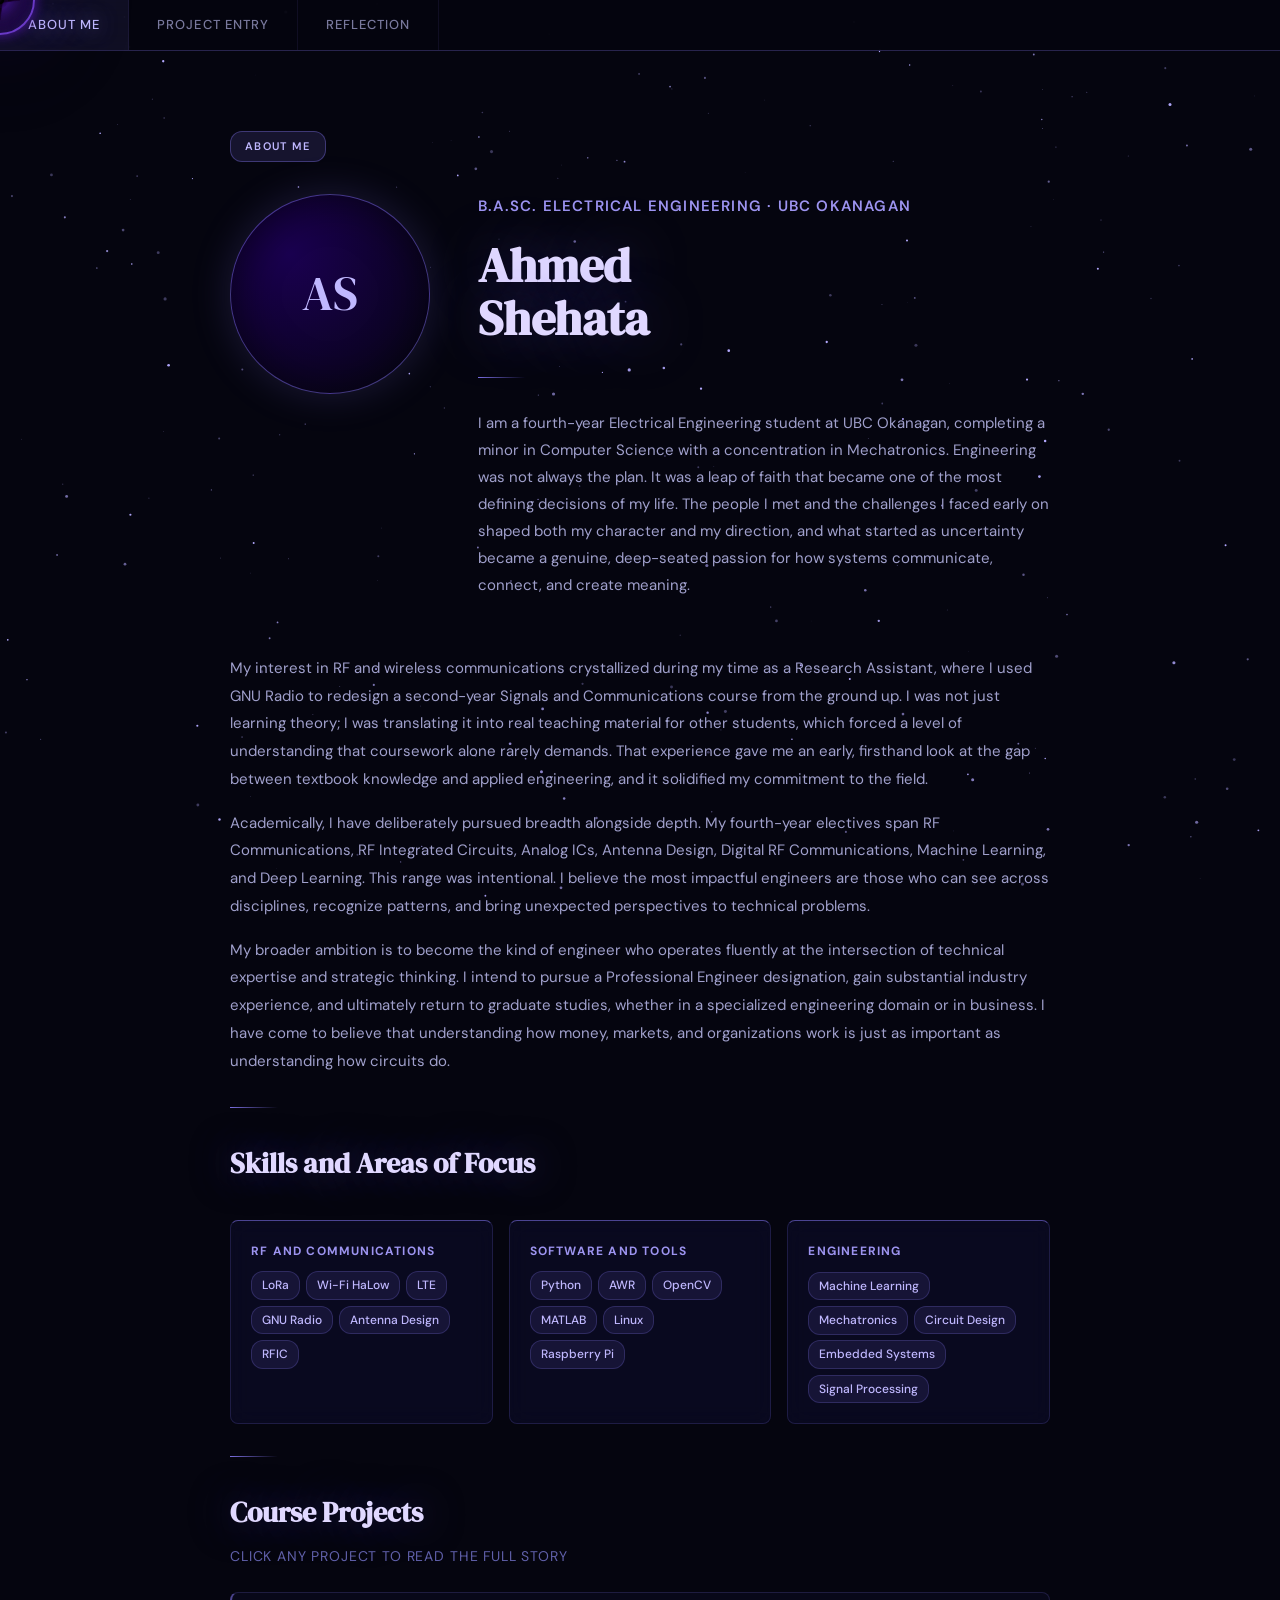
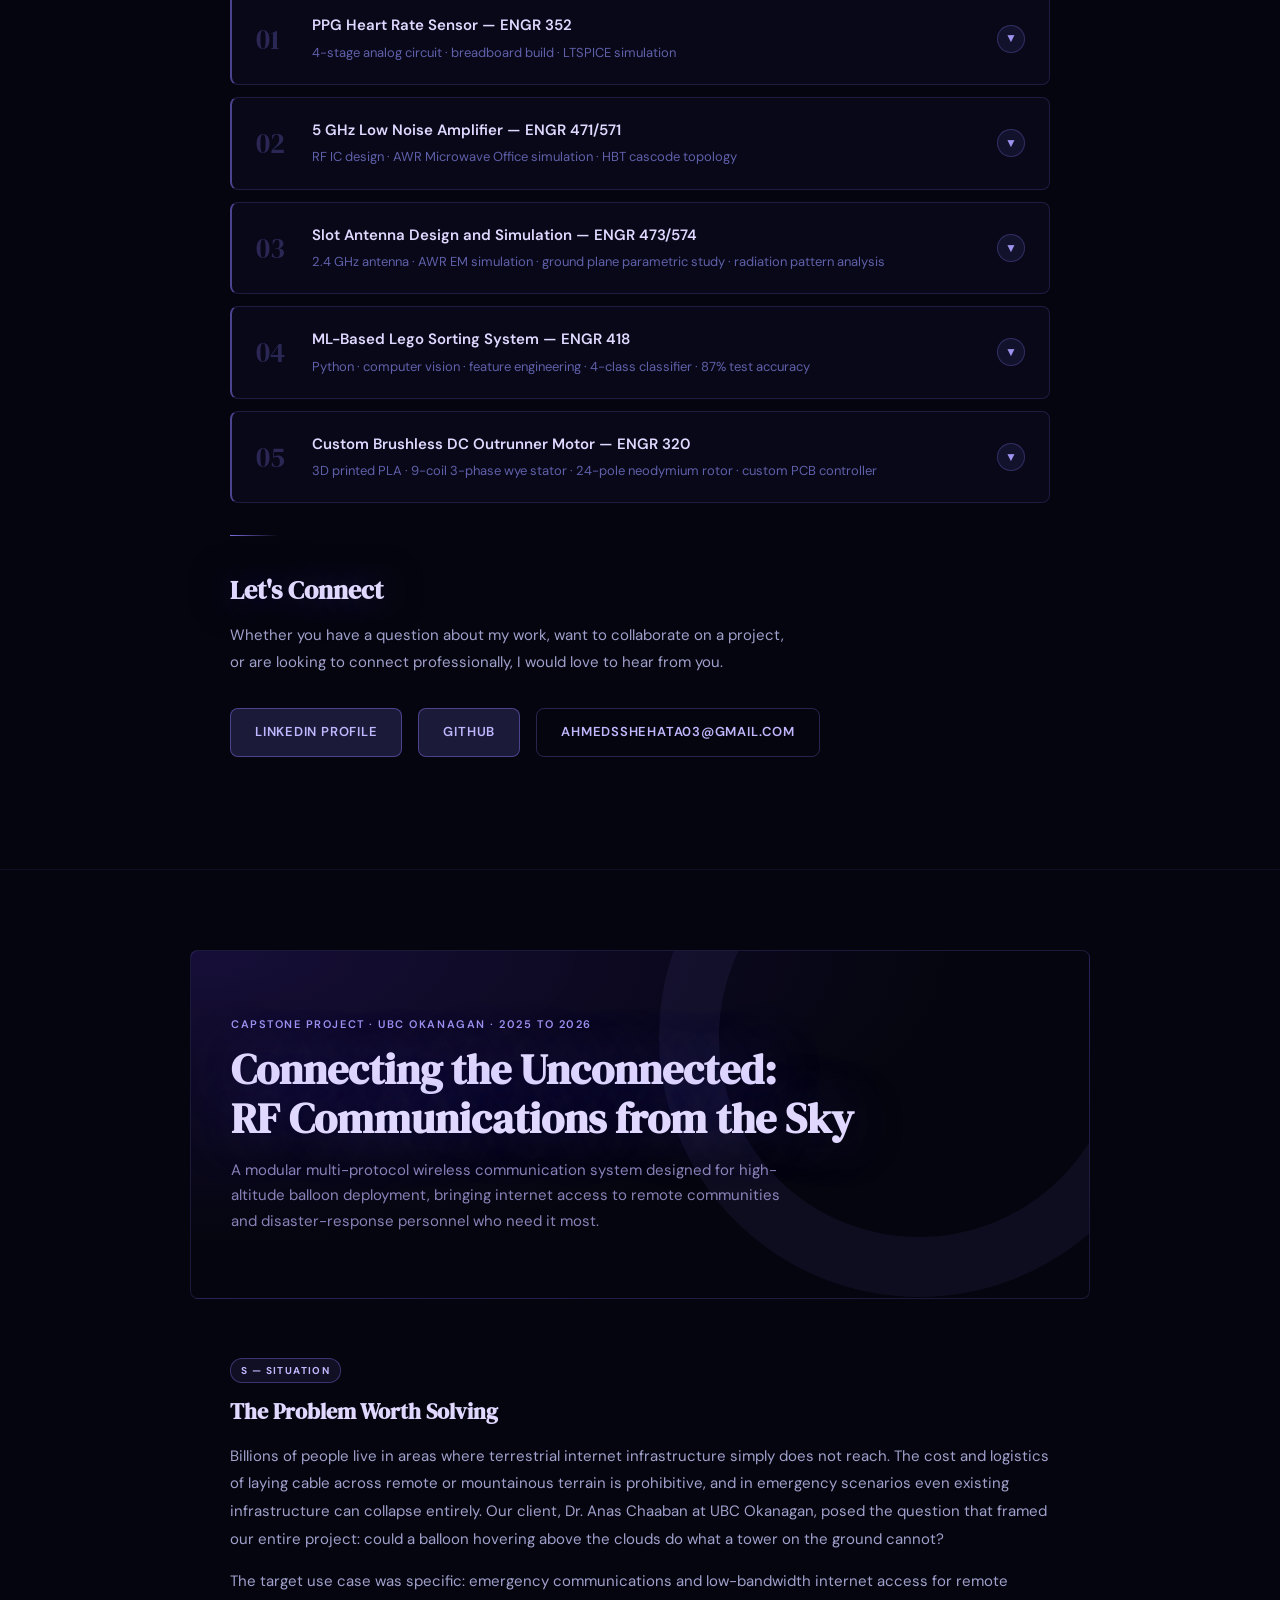
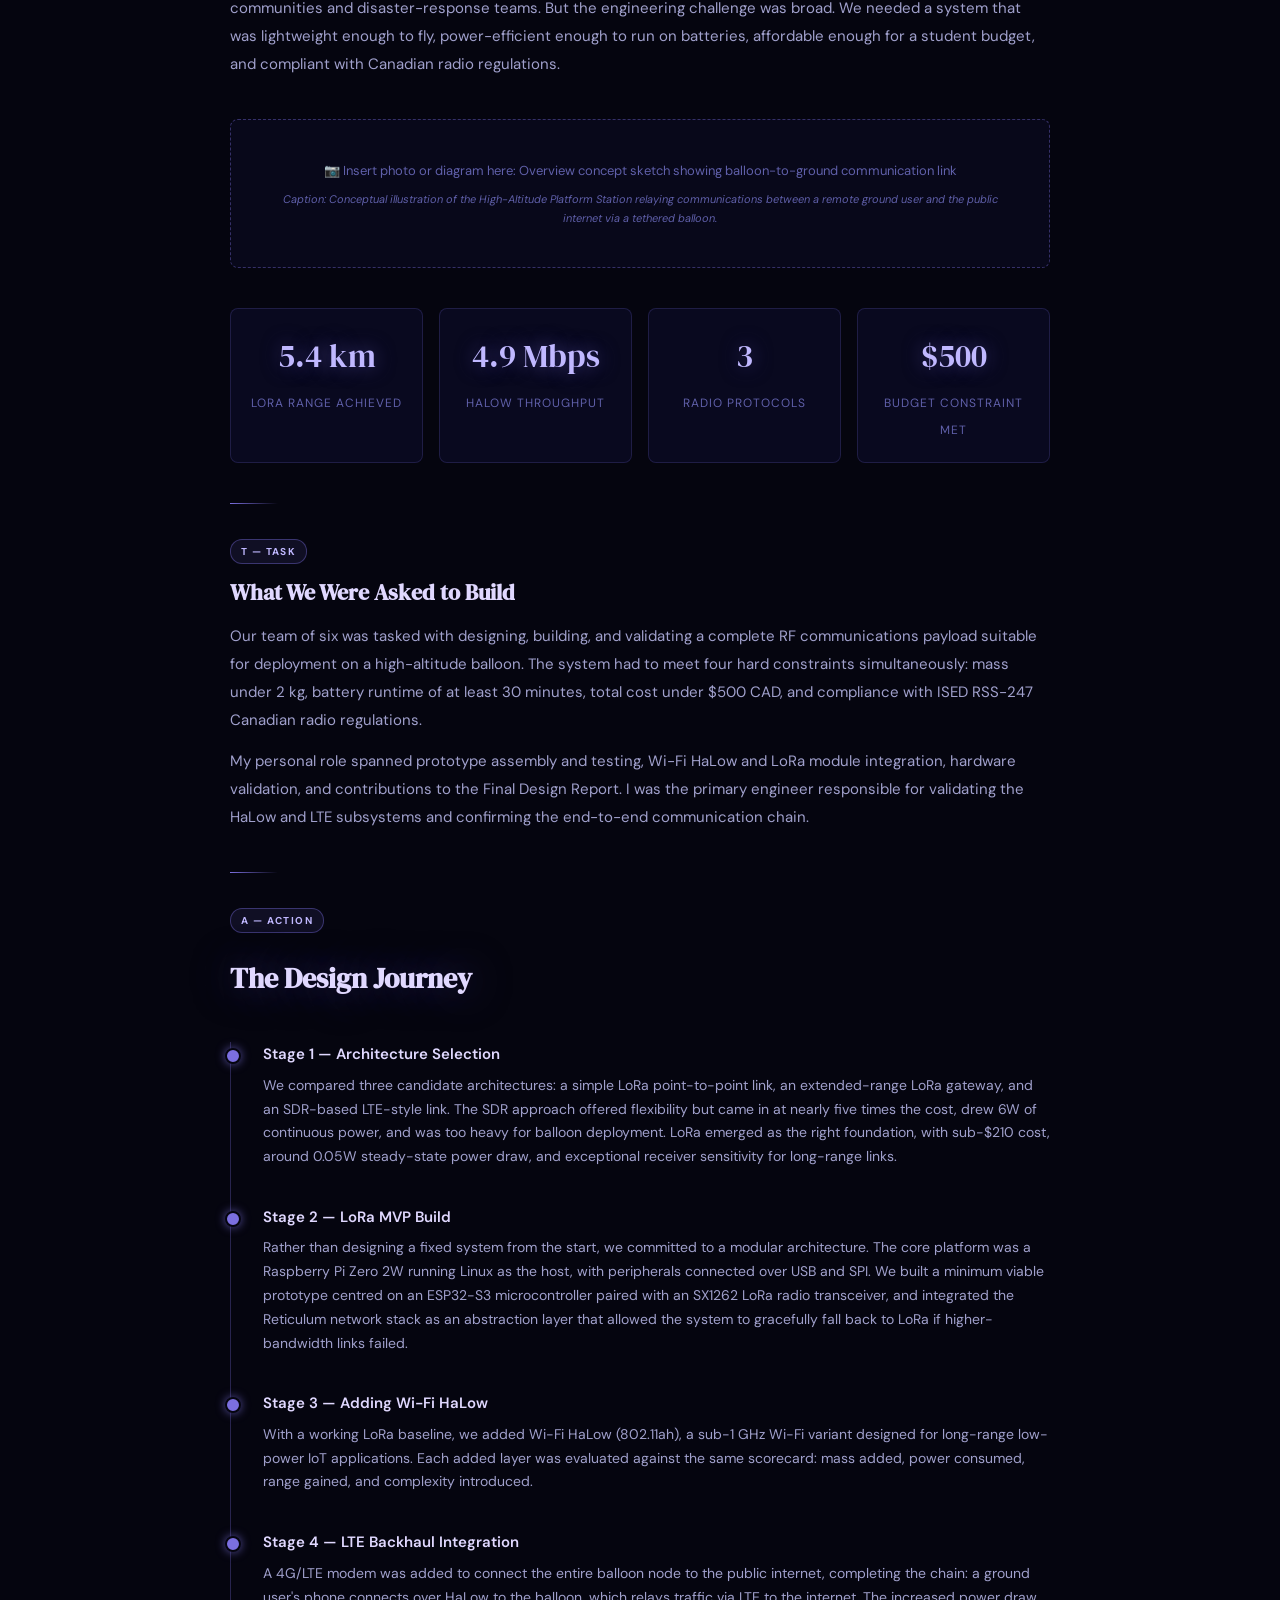
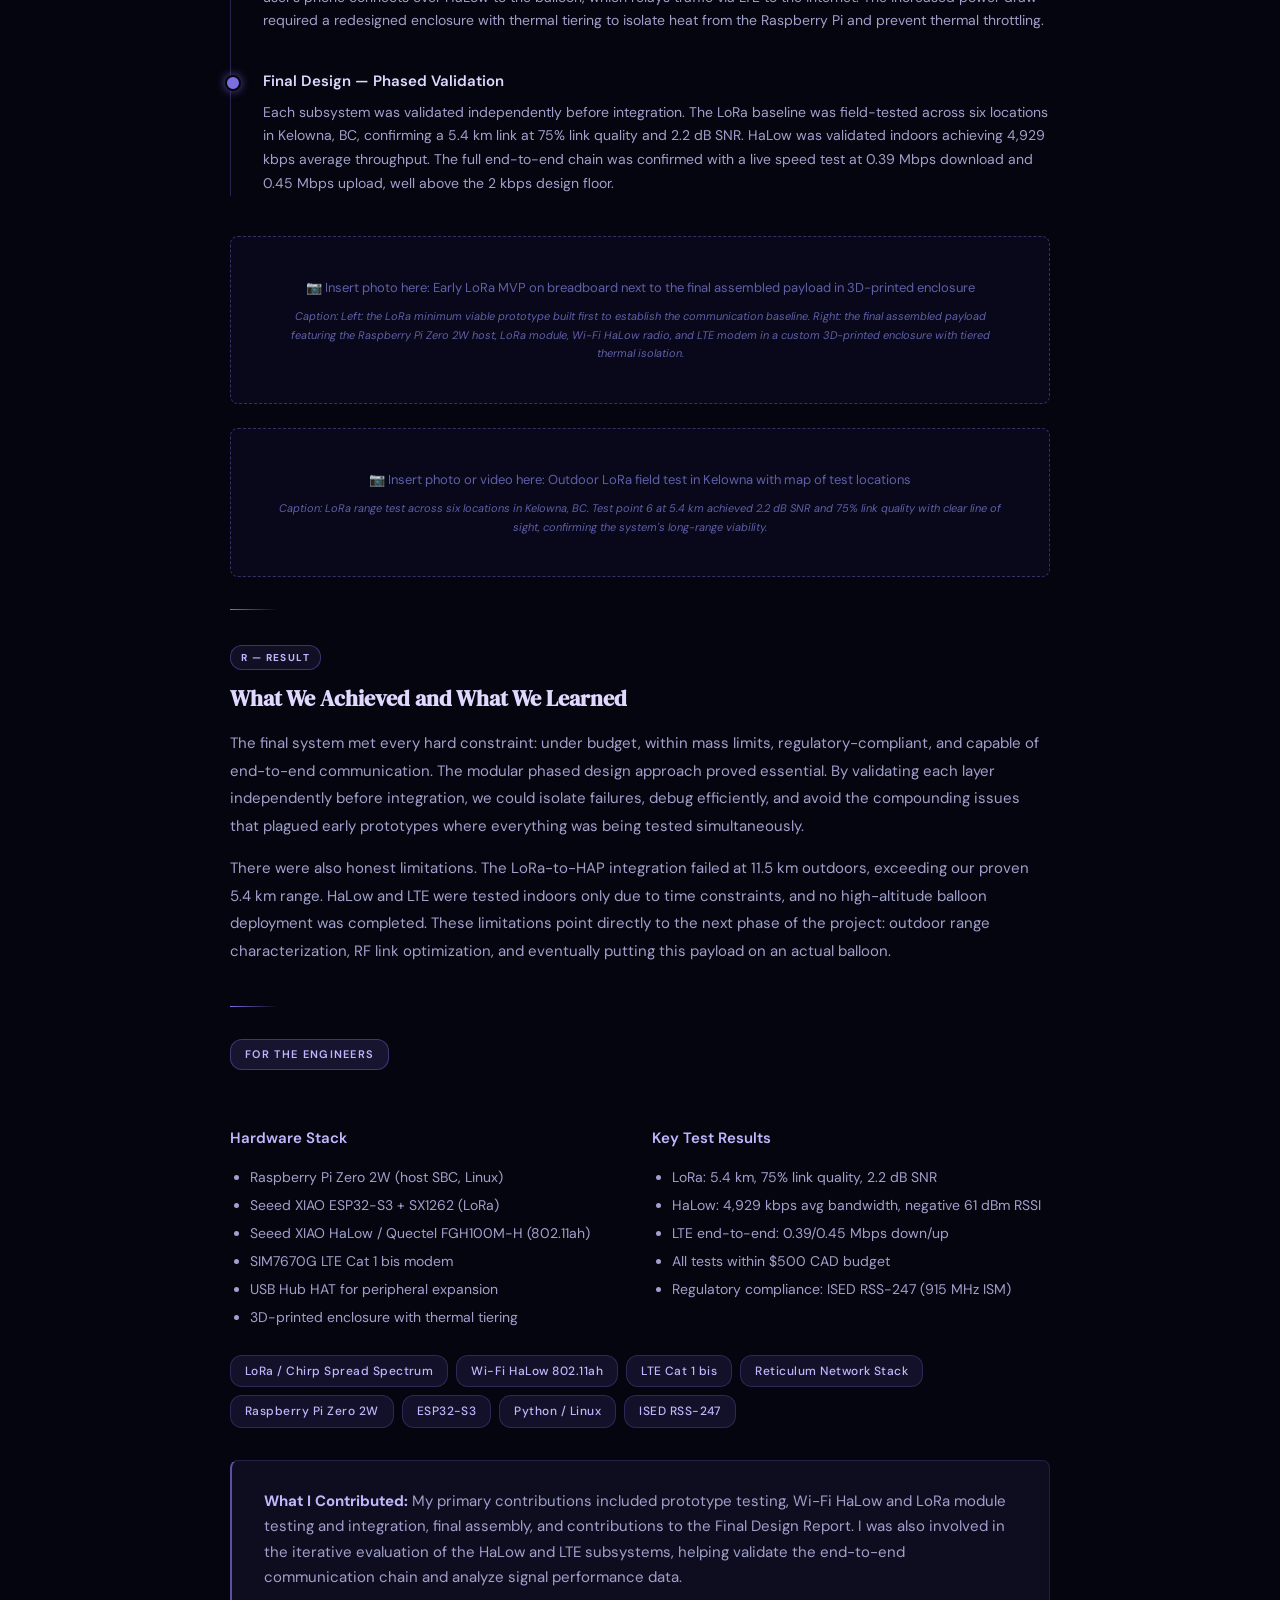
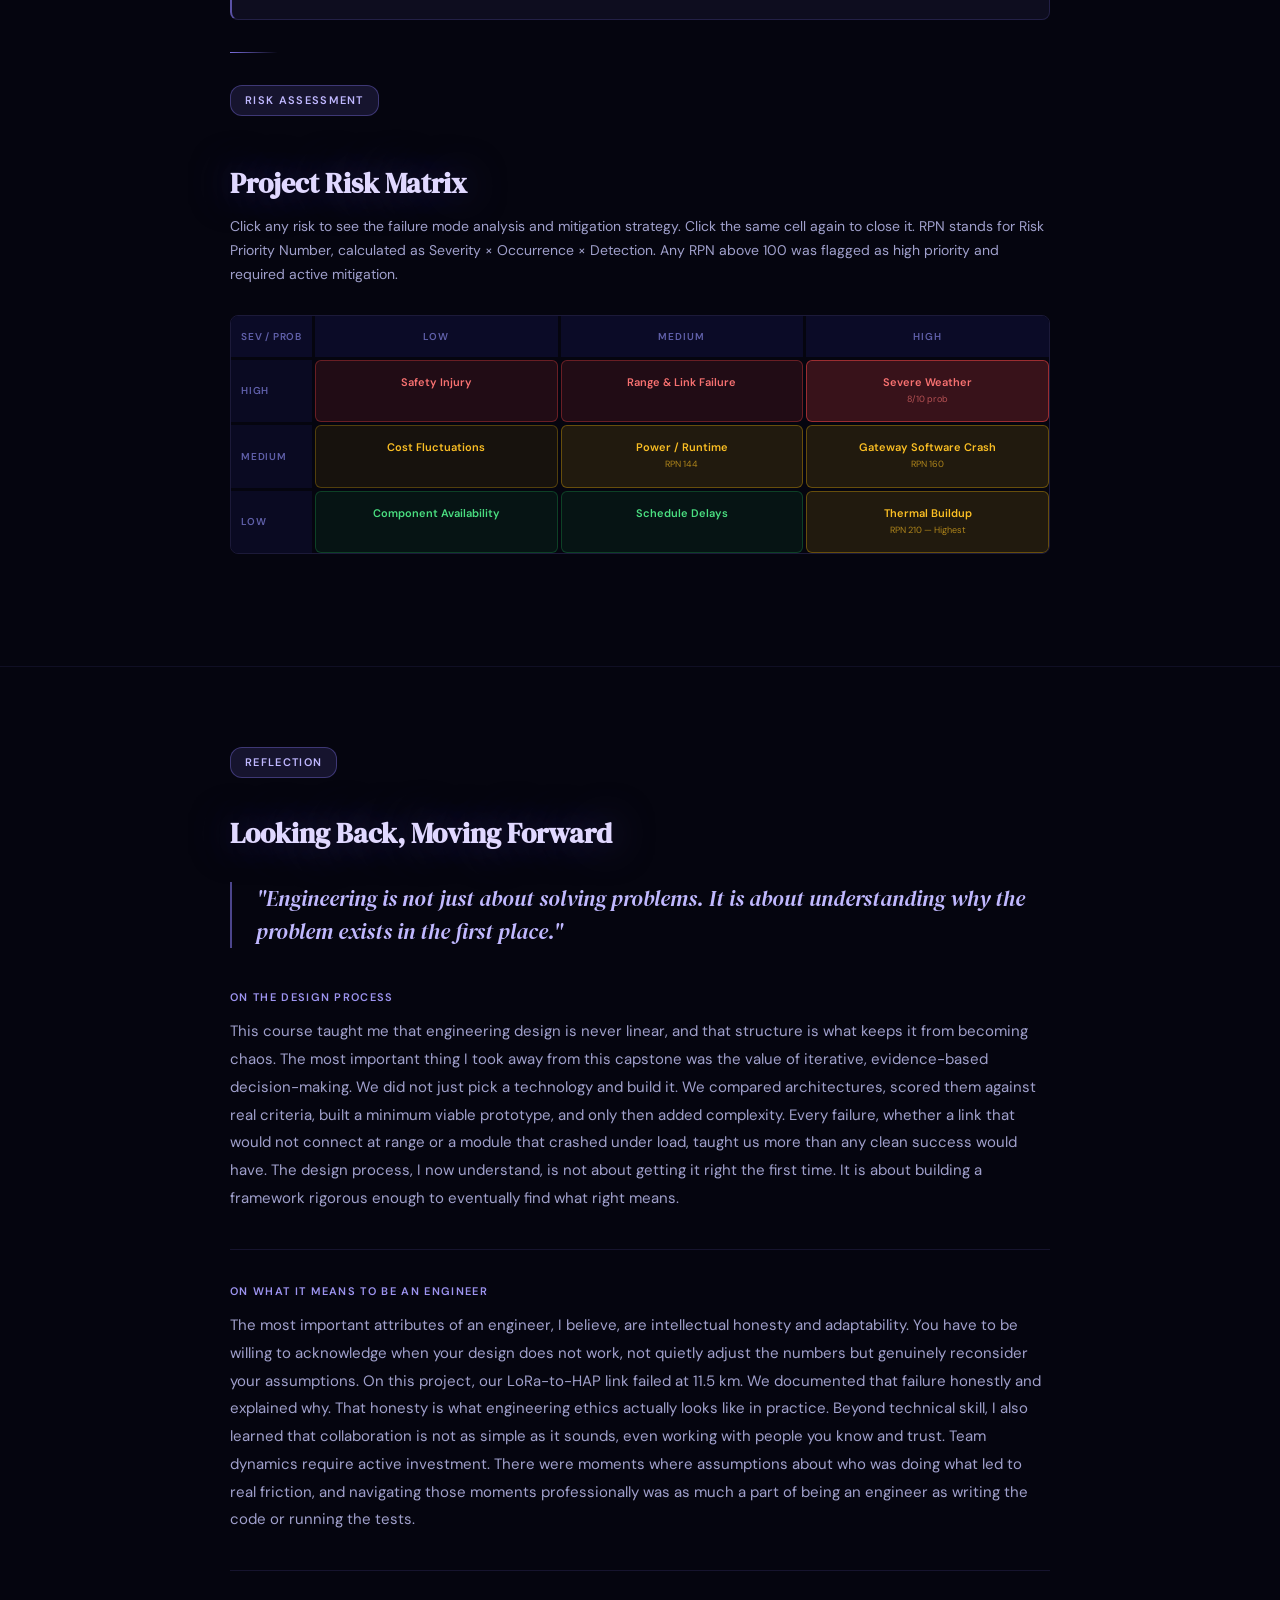
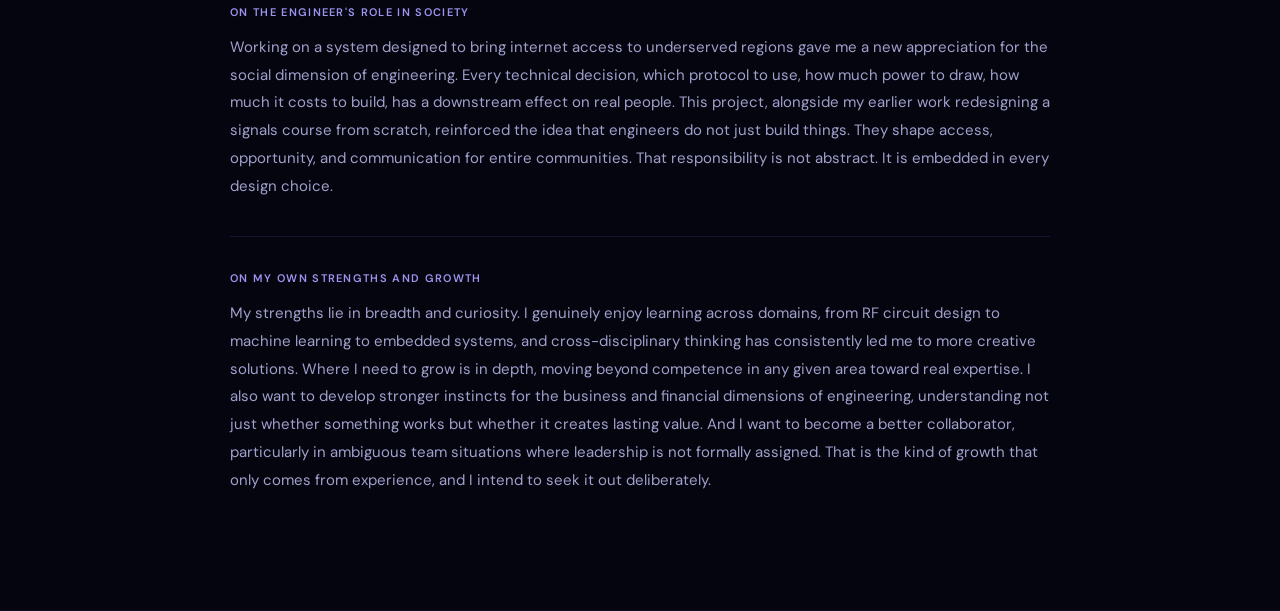
<file: index(3).html>
<!DOCTYPE html>
<html lang="en">
<head>
<meta charset="UTF-8">
<meta name="viewport" content="width=device-width, initial-scale=1.0">
<title>Ahmed Shehata — ePortfolio</title>
<link href="https://fonts.googleapis.com/css2?family=DM+Serif+Display:ital@0;1&family=DM+Sans:wght@300;400;500;600&display=swap" rel="stylesheet">
<style>
  :root {
    --navy: #0a0a1a;
    --navy-mid: #0d0d2b;
    --accent: #7b6fe0;
    --accent-light: #1a1a3e;
    --off-white: #0d0d1f;
    --warm-gray: #1a1a3a;
    --text: #e8e8ff;
    --text-muted: #a0a0cc;
    --text-light: #6060aa;
  }
  * { margin: 0; padding: 0; box-sizing: border-box; cursor: none !important; }
  body {
    font-family: 'DM Sans', sans-serif;
    background: #05050f;
    color: var(--text);
    line-height: 1.7;
    overflow-x: hidden;
  }
  #cosmic-cursor {
    position: fixed; pointer-events: none; z-index: 99999;
    width: 40px; height: 40px;
    transform: translate(-50%, -50%);
    animation: cursor-spin 3s linear infinite;
  }
  #cosmic-cursor svg {
    width: 100%; height: 100%;
    filter: drop-shadow(0 0 8px rgba(120,40,255,1)) drop-shadow(0 0 20px rgba(100,20,220,0.9)) drop-shadow(0 0 40px rgba(80,0,180,0.7)) drop-shadow(0 0 60px rgba(60,0,140,0.4));
  }
  #cursor-glow {
    position: fixed; pointer-events: none; z-index: 99997;
    width: 90px; height: 90px; border-radius: 50%;
    background: radial-gradient(circle, rgba(0,0,0,0.7) 0%, rgba(30,0,60,0.35) 40%, transparent 70%);
    transform: translate(-50%, -50%);
    transition: left 0.1s ease, top 0.1s ease;
  }
  #cursor-ring {
    position: fixed; pointer-events: none; z-index: 99998;
    width: 70px; height: 70px; border-radius: 50%;
    border: 2px solid rgba(140,80,255,0.75);
    box-shadow: 0 0 12px rgba(120,40,255,0.5), inset 0 0 12px rgba(120,40,255,0.15);
    transform: translate(-50%, -50%);
    transition: left 0.18s ease, top 0.18s ease;
    animation: ring-pulse 2s ease-in-out infinite;
  }
  .cursor-trail {
    position: fixed; pointer-events: none; z-index: 99996;
    border-radius: 50%; transform: translate(-50%, -50%);
    background: rgba(120,40,255,0.7);
    box-shadow: 0 0 6px rgba(120,40,255,0.5);
    animation: trail-fade 0.6s ease-out forwards;
  }
  @keyframes cursor-spin {
    from { transform: translate(-50%, -50%) rotate(0deg); }
    to { transform: translate(-50%, -50%) rotate(360deg); }
  }
  @keyframes ring-pulse {
    0%, 100% { width: 70px; height: 70px; opacity: 0.75; }
    50% { width: 84px; height: 84px; opacity: 0.3; }
  }
  @keyframes trail-fade {
    0% { opacity: 0.8; width: 10px; height: 10px; }
    100% { opacity: 0; width: 3px; height: 3px; }
  }
  .page-nav {
    position: sticky; top: 0;
    background: rgba(5,5,15,0.85);
    backdrop-filter: blur(20px);
    -webkit-backdrop-filter: blur(20px);
    z-index: 100; display: flex; gap: 0;
    border-bottom: 1px solid rgba(123,111,224,0.3);
  }
  .page-nav a {
    color: rgba(200,200,255,0.6); text-decoration: none;
    padding: 14px 28px; font-size: 13px; letter-spacing: 0.08em;
    text-transform: uppercase; font-weight: 500; transition: all 0.2s;
    border-right: 1px solid rgba(123,111,224,0.1);
  }
  .page-nav a:hover, .page-nav a.active { color: #c0b8ff; background: rgba(123,111,224,0.1); text-shadow: 0 0 20px rgba(123,111,224,0.8); }
  .page-section { padding: 80px 0; min-height: 100vh; border-bottom: 1px solid rgba(123,111,224,0.1); position: relative; z-index: 1; }
  #about { background: transparent; }
  #project { background: transparent; }
  #reflection { background: transparent; }
  .container { max-width: 900px; margin: 0 auto; padding: 0 40px; }
  .page-label {
    display: inline-block; background: rgba(123,111,224,0.15); color: #c0b8ff;
    font-size: 11px; font-weight: 600; letter-spacing: 0.12em;
    text-transform: uppercase; padding: 5px 14px; border-radius: 12px; margin-bottom: 2rem;
    border: 1px solid rgba(123,111,224,0.4);
  }
  .star-label {
    display: inline-block; font-size: 10px; font-weight: 700; letter-spacing: 0.14em;
    text-transform: uppercase; color: #c0b8ff; background: rgba(123,111,224,0.1);
    border: 1px solid rgba(123,111,224,0.4); padding: 3px 10px; border-radius: 12px; margin-bottom: 10px;
  }
  .about-divider { width: 48px; height: 1px; background: linear-gradient(90deg, #7b6fe0, transparent); margin: 32px 0; }
  .section-heading { font-family: 'DM Serif Display', serif; font-size: 28px; color: #e0d8ff; margin-bottom: 8px; text-shadow: 0 0 40px rgba(123,111,224,0.5); }
  .section-subheading { font-size: 14px; color: var(--text-light); letter-spacing: 0.06em; text-transform: uppercase; margin-bottom: 24px; }
  .about-hero { display: grid; grid-template-columns: 200px 1fr; gap: 48px; align-items: start; margin-bottom: 56px; }
  .about-photo-placeholder {
    width: 200px; height: 200px; border-radius: 50%; background: radial-gradient(circle at 30% 30%, #1a0050, #05050f);
    display: flex; align-items: center; justify-content: center;
    color: #c0b8ff; font-size: 48px; font-family: 'DM Serif Display', serif;
    border: 1px solid rgba(123,111,224,0.5);
    box-shadow: 0 0 40px rgba(123,111,224,0.2), inset 0 0 40px rgba(0,0,0,0.5);
  }
  .about-name { font-family: 'DM Serif Display', serif; font-size: 48px; color: #e0d8ff; line-height: 1.1; margin-bottom: 6px; text-shadow: 0 0 60px rgba(123,111,224,0.4); }
  .about-title { font-size: 15px; color: #9d94f0; font-weight: 600; letter-spacing: 0.08em; text-transform: uppercase; margin-bottom: 20px; }
  .about-bio { font-size: 15px; color: var(--text-muted); line-height: 1.8; max-width: 600px; }
  .skills-grid { display: grid; grid-template-columns: repeat(3, 1fr); gap: 16px; margin: 32px 0; }
  .skill-card { background: rgba(13,13,43,0.6); border: 1px solid rgba(123,111,224,0.2); border-top: 1px solid rgba(123,111,224,0.6); padding: 20px; border-radius: 8px; backdrop-filter: blur(10px); }
  .skill-card h4 { font-size: 12px; letter-spacing: 0.1em; text-transform: uppercase; color: #9d94f0; margin-bottom: 10px; }
  .skill-tags { display: flex; flex-wrap: wrap; gap: 6px; }
  .skill-tag { background: rgba(123,111,224,0.12); color: #c0b8ff; font-size: 12px; padding: 3px 10px; border-radius: 12px; font-weight: 500; border: 1px solid rgba(123,111,224,0.25); }
  .course-projects-grid { display: grid; gap: 12px; margin: 24px 0; }
  .course-card {
    background: rgba(10,10,30,0.7);
    border: 1px solid rgba(123,111,224,0.2);
    border-left: 2px solid rgba(123,111,224,0.6);
    border-radius: 8px; overflow: hidden;
    backdrop-filter: blur(10px);
    -webkit-backdrop-filter: blur(10px);
    transition: border-color 0.3s, box-shadow 0.3s;
  }
  .course-card:hover { border-color: rgba(123,111,224,0.5); box-shadow: 0 0 30px rgba(123,111,224,0.08); }
  .course-card-header {
    display: flex; align-items: center; justify-content: space-between;
    padding: 20px 24px; cursor: pointer; user-select: none; transition: background 0.2s;
  }
  .course-card-header:hover { background: rgba(123,111,224,0.05); }
  .course-card-header-left { display: flex; align-items: center; gap: 20px; }
  .course-card-num { font-family: 'DM Serif Display', serif; font-size: 28px; color: rgba(123,111,224,0.3); line-height: 1; min-width: 36px; }
  .course-card-title { font-weight: 600; font-size: 15px; color: #e0d8ff; margin-bottom: 3px; }
  .course-card-sub { font-size: 13px; color: var(--text-light); }
  .course-card-chevron {
    width: 28px; height: 28px; border-radius: 50%;
    background: rgba(123,111,224,0.1); border: 1px solid rgba(123,111,224,0.3);
    display: flex; align-items: center; justify-content: center;
    flex-shrink: 0; transition: transform 0.3s, background 0.2s;
    font-size: 12px; color: #9d94f0;
  }
  .course-card.open .course-card-chevron { transform: rotate(180deg); background: rgba(123,111,224,0.3); color: #e0d8ff; }
  .course-card-body { max-height: 0; overflow: hidden; transition: max-height 0.5s cubic-bezier(0.4, 0, 0.2, 1); border-top: 0px solid var(--warm-gray); }
  .course-card.open .course-card-body { max-height: 9999px; border-top-width: 1px; }
  .course-card-inner { padding: 32px 24px 32px 80px; }
  .star-block { margin-bottom: 32px; }
  .star-block h4 { font-family: 'DM Serif Display', serif; font-size: 20px; color: #e0d8ff; margin-bottom: 10px; }
  .star-block p { font-size: 14px; color: var(--text-muted); line-height: 1.85; margin-bottom: 12px; }
  .stage-timeline { position: relative; margin: 24px 0; padding-left: 28px; border-left: 1px solid rgba(123,111,224,0.3); }
  .stage-step { margin-bottom: 28px; position: relative; }
  .stage-step::before { content: ''; position: absolute; left: -34px; top: 5px; width: 10px; height: 10px; border-radius: 50%; background: #7b6fe0; border: 2px solid #05050f; box-shadow: 0 0 8px rgba(123,111,224,0.6); }
  .stage-step .stage-num { font-size: 10px; font-weight: 700; letter-spacing: 0.12em; text-transform: uppercase; color: #9d94f0; margin-bottom: 3px; }
  .stage-step h5 { font-weight: 600; font-size: 14px; color: #e0d8ff; margin-bottom: 6px; }
  .stage-step p { font-size: 14px; color: var(--text-muted); line-height: 1.75; margin-bottom: 8px; }
  .image-placeholder { background: rgba(13,13,43,0.4); border: 1px dashed rgba(123,111,224,0.4); border-radius: 8px; padding: 24px 32px; text-align: center; color: var(--text-light); font-size: 13px; margin: 16px 0; }
  .image-placeholder p { margin-top: 6px; font-size: 11px; font-style: italic; }
  .tech-pills { display: flex; flex-wrap: wrap; gap: 7px; margin: 16px 0; }
  .tech-pill { background: rgba(123,111,224,0.12); color: #c0b8ff; font-size: 11px; padding: 4px 12px; border-radius: 12px; font-weight: 500; letter-spacing: 0.04em; border: 1px solid rgba(123,111,224,0.25); }
  .result-callout { background: rgba(123,111,224,0.08); padding: 20px 24px; border-radius: 8px; margin: 20px 0; border: 1px solid rgba(123,111,224,0.2); border-left: 2px solid rgba(123,111,224,0.6); font-size: 14px; line-height: 1.7; color: var(--text-muted); }
  .result-callout strong { color: #c0b8ff; }
  .stat-row-small { display: grid; grid-template-columns: repeat(4, 1fr); gap: 12px; margin: 20px 0; }
  .stat-card-small { background: rgba(13,13,43,0.6); border: 1px solid rgba(123,111,224,0.2); padding: 16px; border-radius: 8px; text-align: center; }
  .stat-num-small { font-family: 'DM Serif Display', serif; font-size: 24px; color: #c0b8ff; display: block; margin-bottom: 3px; text-shadow: 0 0 20px rgba(123,111,224,0.5); }
  .stat-label-small { font-size: 11px; color: var(--text-light); text-transform: uppercase; letter-spacing: 0.07em; }
  .two-col-small { display: grid; grid-template-columns: 1fr 1fr; gap: 20px; margin: 16px 0; }
  .result-table { width: 100%; border-collapse: collapse; margin: 12px 0; font-size: 13px; }
  .result-table th { background: rgba(123,111,224,0.2); color: #c0b8ff; padding: 8px 14px; text-align: left; font-size: 10px; letter-spacing: 0.08em; text-transform: uppercase; font-weight: 600; }
  .result-table td { padding: 8px 14px; border-bottom: 1px solid rgba(123,111,224,0.1); color: var(--text-muted); }
  .result-table tr:nth-child(even) td { background: rgba(123,111,224,0.05); }
  .comparison-box { display: grid; grid-template-columns: 1fr 1fr; border: 1px solid rgba(123,111,224,0.2); border-radius: 8px; overflow: hidden; margin: 16px 0; }
  .comp-col { padding: 20px; }
  .comp-col:first-child { background: rgba(10,10,30,0.6); border-right: 1px solid rgba(123,111,224,0.2); }
  .comp-col:last-child { background: rgba(30,20,80,0.4); }
  .comp-col h6 { font-size: 10px; letter-spacing: 0.12em; text-transform: uppercase; font-weight: 700; margin-bottom: 14px; }
  .comp-col:first-child h6 { color: var(--text-light); }
  .comp-col:last-child h6 { color: #9d94f0; }
  .comp-metric { margin-bottom: 10px; }
  .comp-val { font-family: 'DM Serif Display', serif; font-size: 20px; line-height: 1; }
  .comp-col:first-child .comp-val { color: #c0b8ff; }
  .comp-col:last-child .comp-val { color: #e0d8ff; }
  .comp-lbl { font-size: 10px; text-transform: uppercase; letter-spacing: 0.07em; }
  .comp-col:first-child .comp-lbl { color: var(--text-light); }
  .comp-col:last-child .comp-lbl { color: rgba(192,184,255,0.5); }
  .project-hero { background: radial-gradient(ellipse at top left, rgba(50,30,120,0.4) 0%, rgba(5,5,15,0.8) 60%); border: 1px solid rgba(123,111,224,0.2); color: white; padding: 64px 40px; margin: 0 -40px 56px; position: relative; overflow: hidden; border-radius: 8px; }
  .project-hero::before { content: ''; position: absolute; top: -50%; right: -10%; width: 400px; height: 400px; border: 60px solid rgba(123,111,224,0.08); border-radius: 50%; }
  .project-hero-tag { font-size: 11px; letter-spacing: 0.14em; text-transform: uppercase; color: #9d94f0; font-weight: 600; margin-bottom: 12px; }
  .project-hero h1 { font-family: 'DM Serif Display', serif; font-size: 42px; line-height: 1.15; margin-bottom: 16px; position: relative; color: #e0d8ff; text-shadow: 0 0 60px rgba(123,111,224,0.4); }
  .project-hero-sub { font-size: 15px; color: rgba(192,184,255,0.7); max-width: 560px; line-height: 1.7; position: relative; }
  .stat-row { display: grid; grid-template-columns: repeat(4, 1fr); gap: 16px; margin: 40px 0; }
  .stat-card { background: rgba(13,13,43,0.6); border: 1px solid rgba(123,111,224,0.2); padding: 20px; border-radius: 8px; text-align: center; }
  .stat-num { font-family: 'DM Serif Display', serif; font-size: 32px; color: #c0b8ff; display: block; margin-bottom: 4px; text-shadow: 0 0 20px rgba(123,111,224,0.5); }
  .stat-label { font-size: 12px; color: var(--text-light); text-transform: uppercase; letter-spacing: 0.08em; }
  .narrative-block { margin: 32px 0; }
  .narrative-block p { font-size: 15px; color: var(--text-muted); line-height: 1.85; margin-bottom: 14px; }
  .timeline { position: relative; margin: 40px 0; padding-left: 32px; border-left: 1px solid rgba(123,111,224,0.3); }
  .timeline-step { margin-bottom: 36px; position: relative; }
  .timeline-step::before { content: ''; position: absolute; left: -38px; top: 6px; width: 12px; height: 12px; border-radius: 50%; background: #7b6fe0; border: 2px solid #05050f; box-shadow: 0 0 10px rgba(123,111,224,0.7); }
  .timeline-step h4 { font-weight: 600; font-size: 15px; color: #e0d8ff; margin-bottom: 6px; }
  .timeline-step p { font-size: 14px; color: var(--text-muted); line-height: 1.7; }
  .two-col { display: grid; grid-template-columns: 1fr 1fr; gap: 24px; margin: 24px 0; }
  .callout { background: rgba(123,111,224,0.08); padding: 28px 32px; border-radius: 8px; margin: 32px 0; border: 1px solid rgba(123,111,224,0.2); border-left: 2px solid rgba(123,111,224,0.7); }
  .callout p { font-size: 15px; line-height: 1.7; color: var(--text-muted); }
  .callout strong { color: #c0b8ff; }
  .image-placeholder-lg { background: rgba(13,13,43,0.4); border: 1px dashed rgba(123,111,224,0.4); border-radius: 8px; padding: 40px; text-align: center; color: var(--text-light); font-size: 13px; margin: 24px 0; }
  .image-placeholder-lg p { margin-top: 8px; font-size: 11px; font-style: italic; }
  .tech-pills-lg { display: flex; flex-wrap: wrap; gap: 8px; margin: 20px 0; }
  .tech-pill-lg { background: rgba(123,111,224,0.12); color: #c0b8ff; font-size: 12px; padding: 5px 14px; border-radius: 12px; font-weight: 500; letter-spacing: 0.04em; border: 1px solid rgba(123,111,224,0.25); }
  .contact-row { display: flex; gap: 16px; flex-wrap: wrap; margin-top: 32px; }
  .contact-btn { display: inline-flex; align-items: center; gap: 8px; padding: 12px 24px; font-size: 13px; font-weight: 600; letter-spacing: 0.06em; text-transform: uppercase; border-radius: 8px; text-decoration: none; transition: all 0.3s; }
  .btn-primary { background: rgba(123,111,224,0.2); color: #c0b8ff; border: 1px solid rgba(123,111,224,0.5); }
  .btn-primary:hover { background: rgba(123,111,224,0.35); box-shadow: 0 0 20px rgba(123,111,224,0.3); }
  .btn-secondary { background: transparent; color: #c0b8ff; border: 1px solid rgba(123,111,224,0.3); }
  .btn-secondary:hover { background: rgba(123,111,224,0.1); }
  .reflection-intro { font-family: 'DM Serif Display', serif; font-size: 22px; color: #c0b8ff; line-height: 1.5; font-style: italic; border-left: 2px solid rgba(123,111,224,0.6); padding-left: 24px; margin-bottom: 40px; }
  .reflection-q { margin-bottom: 36px; }
  .reflection-q h4 { font-size: 11px; letter-spacing: 0.12em; text-transform: uppercase; color: #9d94f0; font-weight: 600; margin-bottom: 12px; }
  .reflection-q p { font-size: 15px; color: var(--text-muted); line-height: 1.85; }
  hr.divider { border: none; border-top: 1px solid rgba(123,111,224,0.15); margin: 32px 0; }
  .risk-cell { transition: transform 0.2s, box-shadow 0.2s; }
  .risk-cell:hover { transform: scale(1.04); box-shadow: 0 0 24px rgba(123,111,224,0.25) !important; }
  @media (max-width: 700px) {
    .about-hero { grid-template-columns: 1fr; }
    .skills-grid { grid-template-columns: 1fr; }
    .stat-row, .stat-row-small { grid-template-columns: repeat(2, 1fr); }
    .two-col, .two-col-small, .comparison-box { grid-template-columns: 1fr; }
    .about-name { font-size: 36px; }
    .course-card-inner { padding: 24px 16px; }
  }
</style>
</head>
<body>

<div id="cosmic-cursor">
  <svg viewBox="0 0 24 24" xmlns="http://www.w3.org/2000/svg">
    <defs>
      <radialGradient id="bhgrad" cx="50%" cy="50%" r="50%">
        <stop offset="0%" stop-color="#000000"/>
        <stop offset="40%" stop-color="#0a0010"/>
        <stop offset="75%" stop-color="#1a0030"/>
        <stop offset="100%" stop-color="#0d0020"/>
      </radialGradient>
      <radialGradient id="ringgrad" cx="50%" cy="50%" r="50%">
        <stop offset="0%" stop-color="#000000" stop-opacity="1"/>
        <stop offset="100%" stop-color="#2a005a" stop-opacity="0.3"/>
      </radialGradient>
    </defs>
    <polygon points="12,0 13.5,10.5 24,12 13.5,13.5 12,24 10.5,13.5 0,12 10.5,10.5" fill="url(#bhgrad)" stroke="#1a0030" stroke-width="0.3"/>
    <circle cx="12" cy="12" r="5" fill="url(#ringgrad)"/>
    <circle cx="12" cy="12" r="2.5" fill="#000000"/>
    <circle cx="12" cy="12" r="1" fill="#0a0010"/>
  </svg>
</div>
<div id="cursor-ring"></div>
<div id="cursor-glow"></div>

<canvas id="starfield" style="position:fixed;top:0;left:0;width:100%;height:100%;z-index:0;pointer-events:none;"></canvas>
<script>
(function(){
  const c=document.getElementById('starfield'),ctx=c.getContext('2d');
  let W,H,stars=[];
  function resize(){W=c.width=window.innerWidth;H=c.height=window.innerHeight;}
  function init(){stars=[];for(let i=0;i<250;i++)stars.push({x:Math.random()*W,y:Math.random()*H,r:Math.random()*1.4+0.2,twinkle:Math.random()*Math.PI*2,s:Math.random()*0.005+0.001});}
  function draw(){
    ctx.clearRect(0,0,W,H);
    stars.forEach(s=>{
      s.twinkle+=s.s;
      const o=0.3+0.7*(Math.sin(s.twinkle)*0.5+0.5);
      ctx.beginPath();ctx.arc(s.x,s.y,s.r,0,Math.PI*2);
      ctx.fillStyle=`rgba(180,170,255,${o})`;ctx.fill();
    });
    requestAnimationFrame(draw);
  }
  resize();init();draw();
  window.addEventListener('resize',()=>{resize();init();});
})();
</script>

<nav class="page-nav">
  <a href="#about" class="active">About Me</a>
  <a href="#project">Project Entry</a>
  <a href="#reflection">Reflection</a>
</nav>

<section class="page-section" id="about">
  <div class="container">
    <span class="page-label">About Me</span>
    <div class="about-hero">
      <div class="about-photo-placeholder">AS</div>
      <div>
        <div class="about-title">B.A.Sc. Electrical Engineering · UBC Okanagan</div>
        <h1 class="about-name">Ahmed<br>Shehata</h1>
        <div class="about-divider"></div>
        <p class="about-bio">I am a fourth-year Electrical Engineering student at UBC Okanagan, completing a minor in Computer Science with a concentration in Mechatronics. Engineering was not always the plan. It was a leap of faith that became one of the most defining decisions of my life. The people I met and the challenges I faced early on shaped both my character and my direction, and what started as uncertainty became a genuine, deep-seated passion for how systems communicate, connect, and create meaning.</p>
      </div>
    </div>
    <p style="font-size:15px; color:var(--text-muted); line-height:1.85; margin-bottom:16px;">My interest in RF and wireless communications crystallized during my time as a Research Assistant, where I used GNU Radio to redesign a second-year Signals and Communications course from the ground up. I was not just learning theory; I was translating it into real teaching material for other students, which forced a level of understanding that coursework alone rarely demands. That experience gave me an early, firsthand look at the gap between textbook knowledge and applied engineering, and it solidified my commitment to the field.</p>
    <p style="font-size:15px; color:var(--text-muted); line-height:1.85; margin-bottom:16px;">Academically, I have deliberately pursued breadth alongside depth. My fourth-year electives span RF Communications, RF Integrated Circuits, Analog ICs, Antenna Design, Digital RF Communications, Machine Learning, and Deep Learning. This range was intentional. I believe the most impactful engineers are those who can see across disciplines, recognize patterns, and bring unexpected perspectives to technical problems.</p>
    <p style="font-size:15px; color:var(--text-muted); line-height:1.85; margin-bottom:32px;">My broader ambition is to become the kind of engineer who operates fluently at the intersection of technical expertise and strategic thinking. I intend to pursue a Professional Engineer designation, gain substantial industry experience, and ultimately return to graduate studies, whether in a specialized engineering domain or in business. I have come to believe that understanding how money, markets, and organizations work is just as important as understanding how circuits do.</p>
    <div class="about-divider"></div>
    <h2 class="section-heading">Skills and Areas of Focus</h2>
    <div class="skills-grid">
      <div class="skill-card">
        <h4>RF and Communications</h4>
        <div class="skill-tags">
          <span class="skill-tag">LoRa</span><span class="skill-tag">Wi-Fi HaLow</span>
          <span class="skill-tag">LTE</span><span class="skill-tag">GNU Radio</span>
          <span class="skill-tag">Antenna Design</span><span class="skill-tag">RFIC</span>
        </div>
      </div>
      <div class="skill-card">
        <h4>Software and Tools</h4>
        <div class="skill-tags">
          <span class="skill-tag">Python</span><span class="skill-tag">AWR</span>
          <span class="skill-tag">OpenCV</span><span class="skill-tag">MATLAB</span>
          <span class="skill-tag">Linux</span><span class="skill-tag">Raspberry Pi</span>
        </div>
      </div>
      <div class="skill-card">
        <h4>Engineering</h4>
        <div class="skill-tags">
          <span class="skill-tag">Machine Learning</span><span class="skill-tag">Mechatronics</span>
          <span class="skill-tag">Circuit Design</span><span class="skill-tag">Embedded Systems</span>
          <span class="skill-tag">Signal Processing</span>
        </div>
      </div>
    </div>
    <div class="about-divider"></div>
    <h2 class="section-heading">Course Projects</h2>
    <p class="section-subheading">Click any project to read the full story</p>
    <div class="course-projects-grid">
      <!-- PROJECT 1: PPG -->
      <div class="course-card" id="card-ppg">
        <div class="course-card-header" onclick="toggleCard('card-ppg')">
          <div class="course-card-header-left">
            <div class="course-card-num">01</div>
            <div>
              <div class="course-card-title">PPG Heart Rate Sensor — ENGR 352</div>
              <div class="course-card-sub">4-stage analog circuit · breadboard build · LTSPICE simulation</div>
            </div>
          </div>
          <div class="course-card-chevron">▼</div>
        </div>
        <div class="course-card-body">
          <div class="course-card-inner">
            <div class="star-block">
              <span class="star-label">S — Situation</span>
              <h4>The Challenge: Detecting a Heartbeat with Analog Circuits</h4>
              <p>Every time the heart beats, it pushes a pulse of blood through the arteries, and that pulse subtly changes how much infrared light the skin absorbs. If you shine an IR emitter against a finger and measure the reflected intensity with a photodiode, you can actually see the heartbeat as a tiny fluctuation in the detected current. This technique is called photoplethysmography, or PPG, and it is the same principle behind every modern fitness tracker and pulse oximeter.</p>
              <p>In ENGR 352, our task was to build a PPG heart rate sensor from scratch using discrete analog components with no microcontrollers or digital shortcuts. The photodiode current sits in the range of nanoamps, and getting from that near-invisible signal to a clean, reliable LED flash for every heartbeat required four carefully engineered analog stages, each building directly on the last.</p>
            </div>
            <div class="stat-row-small">
              <div class="stat-card-small"><span class="stat-num-small">4</span><span class="stat-label-small">Cascaded Stages</span></div>
              <div class="stat-card-small"><span class="stat-num-small">~1 µA</span><span class="stat-label-small">Input Signal</span></div>
              <div class="stat-card-small"><span class="stat-num-small">170 ms</span><span class="stat-label-small">LED Flash Duration</span></div>
              <div class="stat-card-small"><span class="stat-num-small">&lt;2%</span><span class="stat-label-small">Error vs Theory</span></div>
            </div>
            <div class="star-block">
              <span class="star-label">T — Task</span>
              <h4>What We Were Asked to Build</h4>
              <p>The project spanned four successive lab sessions, each delivering a working circuit block that fed directly into the next. The final design had to operate from a single 5 V USB supply, detect a real human pulse reliably, and produce an LED flash of appropriate duration for each detected heartbeat, all using only component values available in the lab inventory. My partner and I were responsible for the complete design workflow at every stage, covering theoretical analysis, LTSPICE simulation, physical breadboard implementation, and oscilloscope verification.</p>
            </div>
            <div class="star-block">
              <span class="star-label">A — Action</span>
              <h4>The Build, Stage by Stage</h4>
            </div>
            <div class="stage-timeline">
              <div class="stage-step">
                <div class="stage-num">Stage 1 — Lab 2</div>
                <h5>Transimpedance Amplifier</h5>
                <p>The photodiode produces a DC current of roughly 1 µA with an AC heartbeat signal of only 25 to 100 nA riding on top. We designed a transimpedance amplifier that converts this current directly into a voltage using an op-amp with a megaohm-range feedback resistor. A small feedback capacitor was added to roll off high-frequency noise and prevent oscillation. We also hand-soldered the optical sensor assembly, carefully positioning the photodiode flush against the IR emitter with a heat-shrink shroud to minimize direct IR leakage.</p>
              </div>
              <div class="stage-step">
                <div class="stage-num">Stage 2 — Lab 3</div>
                <h5>Bandpass Filter and Gain Stage</h5>
                <p>Stage 1 produced a signal dominated by a large DC offset, which was not useful for triggering. Stage 2 stripped that DC component away with an AC-coupled non-inverting op-amp stage and amplified the remaining AC heartbeat signal to approximately 1 V peak. A resistor divider set the common-mode input to 2.5 V and the AC gain was tuned experimentally based on the actual signal from the sensor, completing a bandpass response across both cascaded stages.</p>
              </div>
              <div class="stage-step">
                <div class="stage-num">Stage 3 — Lab 4</div>
                <h5>Hysteretic Comparator</h5>
                <p>The smooth analog heartbeat waveform needed to be converted into a clean digital edge for the monostable to trigger on. We designed a hysteretic comparator with positive feedback to create two trip points around a 2.5 V reference, so the output only switched when the input clearly crossed the defined band. This eliminated noise-induced false triggers and produced a clean 0 to 5 V square wave that fired exactly once per heartbeat.</p>
              </div>
              <div class="stage-step">
                <div class="stage-num">Stage 4 — Lab 5</div>
                <h5>Monostable Multivibrator and LED Driver</h5>
                <p>A differentiator followed by an isolation diode extracted only the positive-going rising edges so the monostable fired exactly once per heartbeat. The monostable used two NPN BJTs in a cross-coupled configuration, holding the output high for a duration Ton set by the RC time constant. We calculated Ton = 167.3 ms analytically, targeting roughly 20% duty cycle at 72 BPM. Simulation confirmed 166 ms and the physical measurement came in at 170 ms, within 2% of the theoretical prediction. A third transistor drove the green LED through a current-limiting resistor, producing a visible flash synchronized to each heartbeat.</p>
              </div>
            </div>
            <div class="image-placeholder">
              📷 Insert photo here: Assembled breadboard with all 4 stages visible (Lab 5 final build)
              <p>Caption: Fully assembled PPG heart rate sensor. All four stages are visible across the breadboard, from the transimpedance amplifier on the left through to the monostable multivibrator and green LED driver on the right.</p>
            </div>
            <div class="image-placeholder">
              📷 Insert oscilloscope screenshot here: Final LED output (CH1) with raw PPG signal (CH2) showing synchronization
              <p>Caption: Final system output. CH1 shows the LED anode signal flashing at Ton approximately 170 ms for each detected heartbeat. CH2 shows the raw PPG signal from the finger sensor, confirming each LED flash is correctly synchronized to the cardiac cycle.</p>
            </div>
            <div class="star-block">
              <span class="star-label">R — Result</span>
              <h4>What We Built and What It Proved</h4>
              <p>The final integrated circuit successfully detected a real human pulse and produced a consistent LED flash for every heartbeat, with a measured Ton within 2% of the theoretical prediction. No component adjustments were required after assembly and the design worked on the first build. The project demonstrated the value of validating each block independently before cascading them together. When the final system was assembled, it worked immediately.</p>
            </div>
            <div class="tech-pills">
              <span class="tech-pill">Transimpedance Amplifier</span><span class="tech-pill">Bandpass Filter Design</span>
              <span class="tech-pill">Hysteretic Comparator</span><span class="tech-pill">Monostable Multivibrator</span>
              <span class="tech-pill">BJT Switching (2N3904)</span><span class="tech-pill">LTSPICE Simulation</span>
              <span class="tech-pill">Photoplethysmography (PPG)</span>
            </div>
            <div class="result-callout">
              <strong>My Contribution:</strong> I co-designed all four stages with my lab partner, contributing equally to theoretical analysis, LTSPICE simulation, breadboard construction, and oscilloscope verification. I was specifically responsible for the monostable multivibrator analysis and Ton calculation, the hysteresis band selection for Stage 3, and the final integrated system testing.
            </div>
          </div>
        </div>
      </div>
      <!-- PROJECT 2: LNA -->
      <div class="course-card" id="card-lna">
        <div class="course-card-header" onclick="toggleCard('card-lna')">
          <div class="course-card-header-left">
            <div class="course-card-num">02</div>
            <div>
              <div class="course-card-title">5 GHz Low Noise Amplifier — ENGR 471/571</div>
              <div class="course-card-sub">RF IC design · AWR Microwave Office simulation · HBT cascode topology</div>
            </div>
          </div>
          <div class="course-card-chevron">▼</div>
        </div>
        <div class="course-card-body">
          <div class="course-card-inner">
            <div class="star-block">
              <span class="star-label">S — Situation</span>
              <h4>The Problem: Amplifying Without Adding Noise</h4>
              <p>In any wireless receiver, whether it is a phone, a radar system, or a satellite link, the first component the antenna connects to is a low noise amplifier. The LNA's job is deceptively simple: amplify the incoming signal before it reaches the rest of the receiver chain. The problem is that every electronic component adds noise to the signal it handles, and if the first amplifier adds too much noise, no amount of downstream processing can recover the original signal quality.</p>
              <p>This project challenged me to design a 5 GHz LNA from scratch using AWR Microwave Office and a generic BiCMOS foundry process with heterojunction bipolar transistors. The design had to simultaneously meet four demanding targets over a 200 MHz bandwidth: noise figure below 2 dB, gain above 20 dB, input return loss below negative 15 dB, and output return loss below negative 10 dB, all from a single 1.8 V supply.</p>
            </div>
            <div class="stat-row-small">
              <div class="stat-card-small"><span class="stat-num-small">21 dB</span><span class="stat-label-small">Final Gain</span></div>
              <div class="stat-card-small"><span class="stat-num-small">1.78 dB</span><span class="stat-label-small">Noise Figure</span></div>
              <div class="stat-card-small"><span class="stat-num-small">−29 dB</span><span class="stat-label-small">Input Match</span></div>
              <div class="stat-card-small"><span class="stat-num-small">5 GHz</span><span class="stat-label-small">Design Frequency</span></div>
            </div>
            <div class="star-block">
              <span class="star-label">T — Task</span>
              <h4>What I Was Asked to Design</h4>
              <p>Labs 3 and 4 were a two-part individual design project, each building directly on the last. Lab 3 focused on the common-emitter topology, covering bias optimization, device scaling, emitter degeneration, and input matching to produce a well-matched CE amplifier. Lab 4 then upgraded that design by adding a cascode stage and an emitter follower to push gain past the 20 dB threshold while keeping noise figure within specification. The entire workflow was simulation-based using AWR Microwave Office with no physical hardware involved.</p>
            </div>
            <div class="star-block">
              <span class="star-label">A — Action</span>
              <h4>The Design Journey</h4>
            </div>
            <div class="stage-timeline">
              <div class="stage-step">
                <div class="stage-num">Step 1 — Bias Optimization</div>
                <h5>Finding the Minimum Noise Figure Bias Point</h5>
                <p>Starting with a single HBT transistor and no matching networks, I swept the base bias current from 0 to 0.15 mA and plotted noise figure at 5 GHz. The result revealed a clear minimum at Ibias around 0.0075 mA with NF of approximately 7.84 dB, which was far too noisy on its own and pointed directly to the need for device scaling.</p>
              </div>
              <div class="stage-step">
                <div class="stage-num">Step 2 — Device Scaling</div>
                <h5>Scaling to 24 Fingers to Align Zopt with 50 Ω</h5>
                <p>A single-finger transistor biased for minimum noise has an optimum source impedance far from 50 Ω, meaning a standard source cannot simultaneously drive the transistor at its noise minimum. I paralelled two devices at N=12 each for 24 total fingers. This scaling shifted the optimum noise impedance toward 50 Ω and dramatically dropped the minimum noise figure from 7.84 dB down to approximately 1.61 to 1.68 dB, all from choosing the right device size.</p>
              </div>
              <div class="stage-step">
                <div class="stage-num">Step 3 — Emitter Degeneration and Input Matching</div>
                <h5>Adding LE and LB to Achieve 50 Ω Input Impedance</h5>
                <p>Even after scaling, Re{Zin} was only about 10 Ω. A small emitter degeneration inductor LE was added to pull Re{Zin} to 50 Ω, calculated analytically as LE = RS/ωT using fT read from the transistor Bode plot at 15.1 GHz, giving LE around 0.549 nH after tuning. The cost was visible: voltage gain dropped from 5.98 V/V to 2.51 V/V. A series base inductor LB of 0.161 nH then cancelled the remaining input reactance, pushing S11 to negative 59 dB and completing the CE amplifier with an excellent input match but only 8.67 dB of gain.</p>
              </div>
              <div class="stage-step">
                <div class="stage-num">Step 4 — Cascode and Emitter Follower</div>
                <h5>Adding Q2 and Q3 to Push Gain to 21 dB</h5>
                <p>A cascode transistor Q2 was inserted between the CE output and the load to eliminate the Miller effect and push the dominant gain-limiting pole to a higher frequency. A resonant tank circuit with LT = 1 nH and a tuned capacitor CT of 0.52 pF, with series resistance to model Q=10, presented an equivalent parallel resistance of approximately 314 Ω to the collector, providing the high-impedance load needed for voltage gain. An emitter follower Q3 was added as an output buffer to drive the 50 Ω load. After iterating all tuning parameters, the cascode LNA met every specification: 21.07 dB gain, 1.78 dB noise figure, and better than negative 28 dB input return loss across the full 200 MHz bandwidth.</p>
              </div>
            </div>
            <div class="image-placeholder">
              📊 Insert AWR screenshot here: Noise Figure vs Bias Current comparing N=1 to scaled device (N=24)
              <p>Caption: Noise figure versus base bias current at 5 GHz. Single-device minimum NF is approximately 7.84 dB; after scaling to 24 fingers the minimum drops to approximately 1.61 to 1.68 dB. Device scaling is the single most impactful step in the design process.</p>
            </div>
            <div class="image-placeholder">
              📊 Insert AWR screenshot here: S21 gain comparison between the CE LNA (Lab 3) and Cascode LNA (Lab 4)
              <p>Caption: Gain |S21| versus frequency. The CE LNA achieves 8.67 dB at 5 GHz while the cascode delivers 21.07 dB, a 12.4 dB improvement with only a 0.39 dB noise figure penalty.</p>
            </div>
            <div class="star-block">
              <span class="star-label">R — Result</span>
              <h4>From 7.84 dB Noise to a Fully Matched 21 dB Amplifier</h4>
              <p>Starting from a single transistor with a noise figure of 7.84 dB and no impedance matching, the final cascode LNA achieved 21.07 dB gain, 1.78 dB noise figure, and better than negative 28 dB input return loss across a 200 MHz bandwidth at 5 GHz. Every specification was met. The most important lesson was that noise, gain, and matching are fundamentally coupled at RF frequencies, and every design step involved a documented trade-off rather than just a parameter adjustment.</p>
            </div>
            <div class="comparison-box">
              <div class="comp-col">
                <h6>Lab 3 — Common Emitter</h6>
                <div class="comp-metric"><div class="comp-val">8.67 dB</div><div class="comp-lbl">Gain @ 5 GHz</div></div>
                <div class="comp-metric"><div class="comp-val">1.39 dB</div><div class="comp-lbl">Noise Figure</div></div>
                <div class="comp-metric"><div class="comp-val">−59.1 dB</div><div class="comp-lbl">S11</div></div>
              </div>
              <div class="comp-col">
                <h6>Lab 4 — Cascode</h6>
                <div class="comp-metric"><div class="comp-val">21.07 dB</div><div class="comp-lbl">Gain @ 5 GHz</div></div>
                <div class="comp-metric"><div class="comp-val">1.78 dB</div><div class="comp-lbl">Noise Figure</div></div>
                <div class="comp-metric"><div class="comp-val">−29.8 dB</div><div class="comp-lbl">S11</div></div>
              </div>
            </div>
            <div class="tech-pills">
              <span class="tech-pill">AWR Microwave Office</span><span class="tech-pill">HBT Transistor Design</span>
              <span class="tech-pill">Noise Figure Optimization</span><span class="tech-pill">Emitter Degeneration</span>
              <span class="tech-pill">Cascode Topology</span><span class="tech-pill">S-Parameter Analysis</span>
              <span class="tech-pill">RF IC Design (BiCMOS)</span>
            </div>
            <div class="result-callout">
              <strong>My Contribution:</strong> This was an individual design project. I completed all design steps independently, including bias optimization sweeps, device scaling calculations, emitter and base inductor derivations from first principles, AWR simulation and tuning at every stage, and the final cascode integration.
            </div>
          </div>
        </div>
      </div>
      <!-- PROJECT 3: SLOT ANTENNA -->
      <div class="course-card" id="card-antenna">
        <div class="course-card-header" onclick="toggleCard('card-antenna')">
          <div class="course-card-header-left">
            <div class="course-card-num">03</div>
            <div>
              <div class="course-card-title">Slot Antenna Design and Simulation — ENGR 473/574</div>
              <div class="course-card-sub">2.4 GHz antenna · AWR EM simulation · ground plane parametric study · radiation pattern analysis</div>
            </div>
          </div>
          <div class="course-card-chevron">▼</div>
        </div>
        <div class="course-card-body">
          <div class="course-card-inner">
            <div class="star-block">
              <span class="star-label">S — Situation</span>
              <h4>What a Slot Antenna Is and Why It Is Worth Designing</h4>
              <p>A slot antenna is one of the most elegant structures in RF engineering. Rather than adding metal to radiate, you remove it. A narrow rectangular aperture cut into a conducting ground plane is driven by a voltage source across the slot, and the resulting edge currents cause the opening itself to radiate, producing a pattern that is mathematically the complement of a dipole's. The electric and magnetic fields are swapped compared to a dipole, but the overall radiation envelope is nearly identical, making slot antennas highly attractive wherever a flush, conformal, or structurally integrated antenna is needed. They appear in radar systems, broadcast towers, aircraft skins, and increasingly in PCB ground planes for Wi-Fi, GPS, and 5G front-ends.</p>
              <p>In ENGR 473, the project was not simply to design a slot antenna to a specification. It was a parametric study: build a working simulation in AWR Microwave Office's EM solver, then systematically vary the ground plane geometry to observe and explain what happens to the radiation pattern. The underlying question was a foundational one in antenna engineering. How much does the physical boundary around an aperture actually matter for how that aperture radiates?</p>
            </div>
            <div class="star-block">
              <span class="star-label">T — Task</span>
              <h4>Simulate, Vary, and Interpret</h4>
              <p>The assignment required me to construct a simulation-based study of a half-wavelength slot antenna resonating at 2.4 GHz inside AWR's EM environment. The target resonant frequency set the slot length at approximately 0.447λ, which corresponds to roughly 55.8 mm at 2.4 GHz with a slight shortening factor applied to achieve self-resonance. Beyond getting the antenna to resonate, the core task was to run a structured series of simulations that varied the ground plane width and length independently, and to analyze the resulting 3D radiation patterns, polar plots in the XZ and YZ planes, and input impedance curves for each configuration. The goal was not just to find a good design but to understand what controls the pattern and what trade-offs arise when the ground plane cannot be made arbitrarily large.</p>
            </div>
            <div class="star-block">
              <span class="star-label">A — Action</span>
              <h4>The Simulation Journey, Configuration by Configuration</h4>
            </div>
            <div class="stage-timeline">
              <div class="stage-step">
                <div class="stage-num">Stage 1 — Initial Setup</div>
                <h5>Building the Baseline Configuration</h5>
                <p>The starting point was a finite ground plane sized at 0.8λ by 0.8λ with the slot centred at resonant dimensions of 0.447λ long by 0.1λ wide. The stackup used two air layers with approximate open boundary conditions above and below the ground plane to simulate free-space radiation. Patch-style excitation ports were placed at either end of the slot to drive the voltage across the aperture. Several early layout attempts, visible in the simulation files as the "initial attempts" and "honorable mentions" configurations, failed to produce clean patterns due to incorrect boundary settings and oversized or undersized ground planes that distorted the near-field and produced asymmetric results.</p>
              </div>
              <div class="stage-step">
                <div class="stage-num">Stage 2 — Square Ground Plane Study</div>
                <h5>Comparing 0.8λ × 0.8λ Against 3λ × 3λ</h5>
                <p>The 0.8λ square ground plane produced the closest result to a theoretical donut pattern, with a clean omnidirectional response in the XZ plane and a standard figure-eight in the YZ plane. The 3D directivity plot showed a smooth oblate shape with a maximum directivity of approximately 5.74 dBi. When the ground plane was scaled up dramatically to 3λ by 3λ, the pattern broke down entirely into a multi-lobe structure with several distinct grating lobes radiating in unexpected directions. The 3D pattern became a complex multi-petal shape resembling a cactus rather than a donut, confirming that a very large ground plane introduces edge diffraction effects that compete with the intended aperture radiation.</p>
              </div>
              <div class="stage-step">
                <div class="stage-num">Stage 3 — Width Variation</div>
                <h5>Reducing Ground Plane Width from 0.8λ to 0.11λ</h5>
                <p>Holding the ground plane length at 0.8λ while reducing the width to 0.3λ and then further to 0.11λ revealed a consistent trend. Narrowing the width caused the two main lobes in the YZ plane to compress toward broadside and the XZ-plane omnidirectional ring to sharpen into a figure-eight pattern. At 0.11λ width the antenna began to behave more like a narrow strip radiator than a slot in a ground plane, producing a dipole-like bidirectional beam. The transition was gradual but monotonic, confirming that ground plane width directly controls the cross-polarization balance and the degree of omnidirectionality in the azimuthal plane.</p>
              </div>
              <div class="stage-step">
                <div class="stage-num">Stage 4 — Length Variation and Final Design</div>
                <h5>Converging on 0.48λ × 0.6λ for the Cleanest Donut</h5>
                <p>Varying the ground plane length while holding the width at 0.8λ showed that shorter lengths pushed the pattern toward a single dominant lobe while longer lengths reintroduced multi-lobe asymmetry. The final converged design used a ground plane of 0.48λ by 0.6λ with the slot at 0.447λ by 0.1λ. This configuration produced the cleanest approximation of the desired toroidal radiation pattern: a nearly omnidirectional ring in the XZ plane, a classic figure-eight in the YZ plane, and a smooth 3D directivity envelope with no significant sidelobes. The input impedance plot confirmed self-resonance at 2.397 GHz with the imaginary part of Z(1,1) crossing zero cleanly, while the real part peaked at approximately 418 Ω, consistent with the theoretical slot impedance prediction from Babinet's principle.</p>
              </div>
            </div>
            <div class="image-placeholder">
              📊 Insert AWR screenshot here: Final design layout showing 0.48λ × 0.6λ ground plane with centred slot, alongside input impedance plot confirming self-resonance at 2.397 GHz
              <p>Caption: Final slot antenna layout in AWR EM. The ground plane measures 0.48λ × 0.6λ with a centred slot of 0.447λ × 0.1λ. The input impedance plot (right) shows Im(Z) crossing zero at 2.397 GHz, confirming self-resonance. Re(Z) peaks at approximately 418 Ω, consistent with the theoretical slot impedance derived from Babinet's complement principle.</p>
            </div>
            <div class="image-placeholder">
              📊 Insert AWR screenshot here: Side-by-side 3D directivity plots comparing the 3λ × 3λ multi-lobe failure case against the final 0.48λ × 0.6λ clean donut pattern
              <p>Caption: The effect of ground plane size on radiation pattern. Left: a 3λ × 3λ ground plane produces a complex multi-lobe 3D pattern due to edge diffraction. Right: the final 0.48λ × 0.6λ design recovers the smooth toroidal shape with a 5.74 dBi peak directivity and no significant sidelobes.</p>
            </div>
            <div class="star-block">
              <span class="star-label">R — Result</span>
              <h4>What the Study Demonstrated and What It Could Not Resolve</h4>
              <p>The parametric study confirmed that ground plane geometry is not a passive backdrop for a slot antenna. It is an active part of the radiating structure. A square ground plane near 0.8λ produces a pattern close to the theoretical toroidal ideal, but both expanding and shrinking the ground plane in specific directions predictably deforms that pattern in ways that can be understood and explained using diffraction and boundary current arguments. The final design at 0.48λ by 0.6λ achieved the cleanest omnidirectional XZ response of all configurations tested, with a smooth 3D envelope and confirmed resonance at 2.397 GHz.</p>
              <p>There were honest limitations. The simulation used an idealized open-boundary approximation rather than a full absorbing boundary condition, which introduces some numerical reflection at the edges of the simulation domain. The port excitation model also approximated a real feed line rather than simulating a coaxial or microstrip feed directly. These simplifications are standard in educational EM simulations but would need to be addressed before the design could transition to physical fabrication and measurement.</p>
            </div>
            <div class="tech-pills">
              <span class="tech-pill">AWR Microwave Office EM Solver</span><span class="tech-pill">Slot Antenna Theory</span>
              <span class="tech-pill">Babinet's Principle</span><span class="tech-pill">Radiation Pattern Analysis</span>
              <span class="tech-pill">Parametric Ground Plane Study</span><span class="tech-pill">Input Impedance Analysis</span>
              <span class="tech-pill">2.4 GHz ISM Band</span>
            </div>
            <div class="result-callout">
              <strong>My Contribution:</strong> This was an individual project. I independently set up all simulation geometries in AWR, iterated through every ground plane configuration, analyzed each resulting radiation pattern and impedance plot, and delivered the final converged design. I also prepared and presented the full slide deck covering the antenna's history, operating principle, and simulation results.
            </div>
          </div>
        </div>
      </div>
      <!-- PROJECT 4: ML LEGO SORTER -->
      <div class="course-card" id="card-ml">
        <div class="course-card-header" onclick="toggleCard('card-ml')">
          <div class="course-card-header-left">
            <div class="course-card-num">04</div>
            <div>
              <div class="course-card-title">ML-Based Lego Sorting System — ENGR 418</div>
              <div class="course-card-sub">Python · computer vision · feature engineering · 4-class classifier · 87% test accuracy</div>
            </div>
          </div>
          <div class="course-card-chevron">▼</div>
        </div>
        <div class="course-card-body">
          <div class="course-card-inner">
            <div class="star-block">
              <span class="star-label">S — Situation</span>
              <h4>The Problem: Teaching a Computer to Sort by Shape</h4>
              <p>Imagine a conveyor belt moving Lego pieces past a camera, and a sorting arm that needs to route each piece to the correct bin. The camera captures an image, and a machine learning algorithm has less than a second to decide which of four piece types it is looking at: a 2x4 rectangular brick, a 2x2 square plate, a 2x2 circular stud, or a small 2x1 rectangle. This was the real-world framing of the ENGR 418 project, and it turned out to be a considerably harder problem than it first appeared.</p>
              <p>The difficulty was not in building a classifier. Logistic regression on raw pixels worked perfectly on a clean, centred, ideally-lit dataset where every piece sat in the same position and orientation. The challenge arrived in Stage 2, when the company revealed that real conveyor belt images include rotated pieces, off-centre framing, variable lighting, and pale pieces that barely contrast against a white background. The raw pixel approach collapsed immediately, dropping to roughly 54% accuracy on the realistic dataset, barely better than guessing. The task became one of feature engineering: how do you extract information from an image that describes the shape of an object regardless of where it sits or which way it is facing?</p>
            </div>
            <div class="stat-row-small">
              <div class="stat-card-small"><span class="stat-num-small">54%</span><span class="stat-label-small">Stage 1 Accuracy</span></div>
              <div class="stat-card-small"><span class="stat-num-small">87%</span><span class="stat-label-small">Stage 2 Accuracy</span></div>
              <div class="stat-card-small"><span class="stat-num-small">17</span><span class="stat-label-small">Engineered Features</span></div>
              <div class="stat-card-small"><span class="stat-num-small">4</span><span class="stat-label-small">Lego Classes</span></div>
            </div>
            <div class="star-block">
              <span class="star-label">T — Task</span>
              <h4>Build a Rotation-Invariant, Position-Independent Classifier</h4>
              <p>Stage 1 required a linear 4-class logistic regression classifier trained directly on raw grayscale pixel values from images resized to at most 64x64 pixels. I was required to test performance across a range of input sizes and report accuracy and confusion matrices for both training and testing sets. Stage 2 then raised the stakes: apply that same stage 1 pipeline to a new, harder dataset to confirm it fails, and then replace raw pixels with a compact engineered feature vector of at most 40 features per image that could handle rotation, translation, and lighting variation. Both stages were implemented in Python using a group of two, with a formal written report required for Stage 2.</p>
            </div>
            <div class="star-block">
              <span class="star-label">A — Action</span>
              <h4>From Pixels to Geometry, Stage by Stage</h4>
            </div>
            <div class="stage-timeline">
              <div class="stage-step">
                <div class="stage-num">Stage 1 — Raw Pixel Baseline</div>
                <h5>Establishing What a Simple Approach Can and Cannot Do</h5>
                <p>The Stage 1 pipeline was intentionally constrained. Each RGB image was converted to grayscale and resized to a target resolution, then the pixel values were flattened into a feature vector and fed directly into a multinomial logistic regression classifier. Testing across input sizes from 8x8 up to 64x64 pixels showed that on the clean, aligned dataset the model achieved 100% training accuracy. The patterns were so consistent that pixel values alone were sufficient when position and orientation never varied. This result was informative in its own way: it told us that raw pixels can learn appearance templates, but templates are fragile.</p>
              </div>
              <div class="stage-step">
                <div class="stage-num">Stage 2 — Feature Engineering Design</div>
                <h5>Building a 17-Feature Pipeline Around Geometry and Invariant Moments</h5>
                <p>When the Stage 1 pipeline was applied to the harder Stage 2 dataset with rotated and off-centre pieces, test accuracy dropped to 53.70% at best. The root cause was clear: small rotations and translations completely rearranged which pixels had which values, so the classifier had no stable reference to learn from. Our response was to abandon pixel values entirely and instead extract features that describe the shape of the piece rather than its appearance in any given position. The preprocessing pipeline began with brightness and contrast enhancement to handle pale pieces on white backgrounds, then converted to grayscale, applied a slight blur to suppress noise, and finally used Otsu's thresholding method to produce a clean binary mask isolating the Lego piece as a white region on a black field. From the largest connected contour in that mask, we extracted 17 features: area, perimeter, bounding box width and height, aspect ratio, the ratio of contour area to bounding box area, a circularity metric, seven Hu invariant moments, and the mean and standard deviation of grayscale intensity inside the mask. All features were standardized before training.</p>
              </div>
              <div class="stage-step">
                <div class="stage-num">Stage 3 — Validation and Analysis</div>
                <h5>Understanding Where the Model Succeeds and Where It Still Struggles</h5>
                <p>The Stage 2 pipeline achieved 95.37% training accuracy and 87.04% test accuracy on the 108-image test set. Rectangular 2x4 bricks were classified perfectly at 27/27. The remaining errors concentrated in two failure modes. The first was segmentation failure on very pale pieces, where a white or light-coloured brick against a white background did not produce a strongly bimodal grayscale histogram, causing Otsu's threshold to either miss portions of the piece or include background. When the contour was wrong, all downstream features derived from it became unreliable. The second failure mode was intrinsic class similarity, where a slightly eroded circular piece began to resemble a square in its geometric moments, and a poorly segmented 2x4 could produce measurements closer to a 2x1 in aspect ratio. Both failure modes were documented honestly in the Stage 2 report alongside the confusion matrices for both stages.</p>
              </div>
            </div>
            <div class="image-placeholder">
              📷 Insert image here: Side-by-side preprocessing pipeline stages for a challenging white 2x1 brick and a clearly visible pink 2x4 brick (Original → Contrast → Otsu mask → Contour)
              <p>Caption: The four preprocessing stages applied to two contrasting examples. Left sequence: a white 2x1 brick on a white background, where the Otsu mask fragments due to low contrast, illustrating the primary remaining failure mode. Right sequence: a pink 2x4 brick, where contrast enhancement produces a clean bimodal histogram, Otsu thresholding yields a solid mask, and the contour wraps tightly around the piece yielding reliable features.</p>
            </div>
            <div class="star-block">
              <span class="star-label">R — Result</span>
              <h4>A 33-Percentage-Point Improvement and an Honest Accounting of What Remains</h4>
              <p>Moving from raw pixel logistic regression to a 17-feature engineered pipeline improved test accuracy from 53.70% to 87.04% on the same realistic dataset, a gain of more than 33 percentage points using the same underlying classifier. The smaller gap between training accuracy (95.37%) and test accuracy (87.04%) compared to the Stage 1 model's gap indicated better generalization rather than memorization of training images. Hu invariant moments were the most important contribution, providing rotation-invariant shape descriptors that allowed the model to treat a 2x4 brick at any angle as the same class.</p>
              <p>The remaining 13% test error had a clear root cause: the Otsu segmentation pipeline depends on there being a meaningful intensity gap between the piece and the background. When that gap is absent, as it is for pale or white pieces under bright lighting, the features degrade and so does the classification. This is a limitation of the chosen segmentation strategy and not a fundamental limitation of the feature engineering approach. More robust segmentation using edge-based or deep learning methods would likely push accuracy higher, and that path was identified as the natural next step in the project report.</p>
            </div>
            <div class="comparison-box">
              <div class="comp-col">
                <h6>Stage 1 — Raw Pixels (64×64)</h6>
                <div class="comp-metric"><div class="comp-val">100%</div><div class="comp-lbl">Training Accuracy</div></div>
                <div class="comp-metric"><div class="comp-val">53.70%</div><div class="comp-lbl">Test Accuracy (hard set)</div></div>
                <div class="comp-metric"><div class="comp-val">4,096</div><div class="comp-lbl">Input Features</div></div>
              </div>
              <div class="comp-col">
                <h6>Stage 2 — Engineered Features</h6>
                <div class="comp-metric"><div class="comp-val">95.37%</div><div class="comp-lbl">Training Accuracy</div></div>
                <div class="comp-metric"><div class="comp-val">87.04%</div><div class="comp-lbl">Test Accuracy (hard set)</div></div>
                <div class="comp-metric"><div class="comp-val">17</div><div class="comp-lbl">Input Features</div></div>
              </div>
            </div>
            <div class="tech-pills">
              <span class="tech-pill">Python / NumPy</span><span class="tech-pill">OpenCV</span>
              <span class="tech-pill">Logistic Regression</span><span class="tech-pill">Hu Invariant Moments</span>
              <span class="tech-pill">Otsu Thresholding</span><span class="tech-pill">Feature Engineering</span>
              <span class="tech-pill">Computer Vision</span><span class="tech-pill">Confusion Matrix Analysis</span>
            </div>
            <div class="result-callout">
              <strong>My Contribution:</strong> I co-developed the project equally with my lab partner. My specific contributions included designing and implementing the preprocessing pipeline (contrast enhancement, grayscale conversion, Otsu thresholding, and contour extraction), deriving and coding the bounding box and circularity features, co-authoring the Stage 2 written report including the theory section on Hu moments and Otsu's method, and running and analyzing the cross-stage comparison of accuracy and confusion matrices.
            </div>
          </div>
        </div>
      </div>
      <!-- PROJECT 5: BLDC MOTOR -->
      <div class="course-card" id="card-bldc">
        <div class="course-card-header" onclick="toggleCard('card-bldc')">
          <div class="course-card-header-left">
            <div class="course-card-num">05</div>
            <div>
              <div class="course-card-title">Custom Brushless DC Outrunner Motor — ENGR 320</div>
              <div class="course-card-sub">3D printed PLA · 9-coil 3-phase wye stator · 24-pole neodymium rotor · custom PCB controller</div>
            </div>
          </div>
          <div class="course-card-chevron">▼</div>
        </div>
        <div class="course-card-body">
          <div class="course-card-inner">
            <div class="star-block">
              <span class="star-label">S — Situation</span>
              <h4>The Challenge: Build a Real Motor From Scratch</h4>
              <p>The ENGR 320 design project asked groups to design and build a working electric motor or generator from household and electronic components, within a roughly $100 budget, that could sustain rotation for at least 20 seconds. The grading rewarded design sophistication, application of magnetic circuit and motor theory, and depth of engineering beyond the simple wire-and-magnet Beakman motors found in online tutorials. The project brief explicitly noted that brushless DC motors typically receive the highest grades, since they demonstrate a more complete understanding of electromagnetic principles.</p>
              <p>Our group of six decided from the beginning that we were not going to build something simple. We designed a fully custom outrunner brushless DC motor with a 3D-printed structure, a wound 3-phase stator, a permanent magnet rotor, and a custom-designed PCB motor controller programmed with field-oriented control. The result was one of the most technically ambitious projects in the course.</p>
            </div>
            <div class="stat-row-small">
              <div class="stat-card-small"><span class="stat-num-small">9</span><span class="stat-label-small">Stator Coils</span></div>
              <div class="stat-card-small"><span class="stat-num-small">24</span><span class="stat-label-small">Rotor Poles</span></div>
              <div class="stat-card-small"><span class="stat-num-small">3</span><span class="stat-label-small">Phase Wye Config</span></div>
              <div class="stat-card-small"><span class="stat-num-small">25V / 4A</span><span class="stat-label-small">Controller Rating</span></div>
            </div>
            <div class="star-block">
              <span class="star-label">T — Task</span>
              <h4>Design Every Layer of a Brushless Motor System</h4>
              <p>The project required our group to design and build both the motor and its control system entirely from scratch, with no existing motor parts permitted. This meant designing the rotor and stator geometry in CAD, 3D printing the structural components in PLA, sourcing and winding the stator coils by hand, press-fitting the mild steel core segments, and integrating the neodymium permanent magnets into the rotor. It also meant designing and fabricating a custom double-sided PCB motor controller in KiCad, programming an STM32 microcontroller with sensorless field-oriented control, and validating the full electromechanical system in the final weeks of the course. Every member had a defined role, but every member also had to understand how the entire system worked well enough to answer technical questions during the live demo.</p>
            </div>
            <div class="star-block">
              <span class="star-label">A — Action</span>
              <h4>From CAD Model to Spinning Motor, Layer by Layer</h4>
            </div>
            <div class="stage-timeline">
              <div class="stage-step">
                <div class="stage-num">Stage 1 — Motor Design</div>
                <h5>CAD, Pole Configuration, and Magnetic Circuit Choices</h5>
                <p>The motor topology was chosen as an outrunner, where the rotor surrounds the stator and spins on the outside. This configuration produces a higher torque-to-weight ratio than an inrunner because the permanent magnets act at a larger radius from the shaft, increasing the moment arm for each magnetic force interaction. The rotor was designed with 24 alternating-polarity neodymium magnet poles and the stator with 9 wound coils arranged in a 3-phase wye configuration with 3 coils per phase. This 9-coil to 24-pole ratio was chosen deliberately to minimize cogging torque and produce smoother rotation at low speeds. All structural parts, including the rotor shell, stator frame, and mounting base, were modelled in CAD and 3D printed in PLA, with mild steel rod segments pressed into the stator slots to concentrate the magnetic flux through each coil.</p>
              </div>
              <div class="stage-step">
                <div class="stage-num">Stage 2 — Winding and Assembly</div>
                <h5>Hand-Winding 9 Coils and Closing the Stator Without Air Gaps</h5>
                <p>Each of the 9 stator coils was wound by hand using enamelled copper wire around the mild steel core segments. Getting consistent turn counts and tight, evenly-distributed winding across all coils was one of the most labour-intensive parts of the project, since uneven coil resistance directly degrades phase balance and increases vibration. Closing the stator assembly presented its own challenge: the rotor shell needed to seat concentrically around the stator with a controlled and uniform air gap. Too large a gap reduces the flux linkage and drops torque, while misalignment causes vibration and uneven magnetic loading. The base was also redesigned mid-build to provide better strain relief for the three phase wires and a more secure mount during high-speed operation.</p>
              </div>
              <div class="stage-step">
                <div class="stage-num">Stage 3 — Custom Controller</div>
                <h5>Designing and Fabricating a Sensorless FOC PCB</h5>
                <p>Rather than using a commercial ESC, one team member designed a fully custom motor controller in KiCad. The double-sided PCB integrated an STM32 microcontroller and a dedicated motor driver IC to avoid MOSFET gate drive configuration issues. The controller was programmed using the STM32 Motor Control Software Development Kit to implement sensorless field-oriented control, which uses measured phase current rather than a physical Hall-effect sensor to infer rotor position and maintain synchronous commutation. This meant the controller could adaptively ramp up current at startup to overcome static friction and then transition to closed-loop operation once the motor was spinning. The board was manufactured in the US to meet the project timeline, though it arrived with meaningful import fees.</p>
              </div>
              <div class="stage-step">
                <div class="stage-num">Stage 4 — Integration and Testing</div>
                <h5>Phase Testing, Validation, and the Live Demo</h5>
                <p>Before the custom controller was ready, the motor was validated using a commercial servo tester and ESC to confirm that the coil windings, rotor poles, and mechanical assembly were correct. Phase testing confirmed that all three wye-connected phases were producing balanced back-EMF waveforms. Once the custom PCB was ready and programmed, the full system was tested together. The motor ran cleanly with minimal vibration at low speeds and produced strong torque at the shaft, spinning the propeller attachment mounted to the rotor during the live demo. The final motor ran well in excess of the 20-second minimum requirement.</p>
              </div>
            </div>
            <div class="image-placeholder">
              📷 Insert photo here: Final assembled motor with propeller showing rotor, stator, and base labelled
              <p>Caption: Final assembled outrunner BLDC motor. The 3D-printed PLA rotor houses 24 alternating-polarity neodymium magnets around the outer circumference. The stator below contains 9 hand-wound coils in a 3-phase wye configuration with mild steel core segments. The motor is shown connected to a commercial ESC during initial phase testing, prior to integration with the custom PCB controller.</p>
            </div>
            <div class="image-placeholder">
              📷 Insert photo here: Custom PCB controller top and bottom view
              <p>Caption: Custom double-sided motor controller PCB designed in KiCad. The board integrates an STM32 microcontroller and an integrated motor driver IC, rated at 25VDC and 4A maximum. Sensorless field-oriented control firmware was programmed using the STM32 Motor Control SDK, enabling adaptive startup and synchronous commutation without physical position sensors.</p>
            </div>
            <div class="star-block">
              <span class="star-label">R — Result</span>
              <h4>A Working Outrunner and a Deeper Understanding of What Motors Actually Demand</h4>
              <p>The motor ran successfully under its own power, driving a propeller at the live class demonstration well beyond the 20-second threshold. The 9-coil to 24-pole configuration produced smooth, low-vibration rotation and strong torque at the shaft. The custom FOC controller worked as designed, using current sensing to detect rotor position without sensors and managing the adaptive startup sequence that the motor required to overcome static friction at rest.</p>
              <p>The most significant challenges were not in the electromagnetic design but in the physical execution. Getting consistent coil windings across all 9 stator poles, closing the rotor shell without misalignment, and managing the assembly tolerances of a 3D-printed structure all required more iteration than anticipated. The import timeline for the custom PCB also created real schedule pressure. These were genuinely hard engineering problems, and working through them as a team taught each member more about how motors actually behave than any lecture or textbook had.</p>
            </div>
            <div class="tech-pills">
              <span class="tech-pill">Brushless DC Motor Design</span><span class="tech-pill">3-Phase Wye Configuration</span>
              <span class="tech-pill">Outrunner Topology</span><span class="tech-pill">Neodymium Permanent Magnets</span>
              <span class="tech-pill">Field-Oriented Control (FOC)</span><span class="tech-pill">KiCad PCB Design</span>
              <span class="tech-pill">STM32 Firmware</span><span class="tech-pill">3D Printed PLA (CAD)</span>
            </div>
            <div class="result-callout">
              <strong>My Contribution:</strong> My primary contribution was building and winding the stator coils, which included hand-winding all 9 coils around the mild steel core segments and working through the assembly process to close the stator without introducing excessive air gaps. I was also involved in the full group motor testing sessions across all stages of validation.
            </div>
          </div>
        </div>
      </div>
    </div>
    <div class="about-divider"></div>
    <div style="margin: 8px 0 32px;">
      <h3 style="font-family:'DM Serif Display',serif;font-size:26px;color:#e0d8ff;margin-bottom:10px;text-shadow:0 0 40px rgba(123,111,224,0.5);">Let's Connect</h3>
      <p style="font-size:15px;color:var(--text-muted);line-height:1.8;max-width:560px;margin-bottom:28px;">Whether you have a question about my work, want to collaborate on a project, or are looking to connect professionally, I would love to hear from you.</p>
      <div class="contact-row">
        <a href="https://www.linkedin.com/in/ahmed-shehata-0b90202b1" class="contact-btn btn-primary" target="_blank">LinkedIn Profile</a>
        <a href="https://github.com/JuniorManto" class="contact-btn btn-primary" target="_blank">GitHub</a>
        <a href="mailto:ahmedsshehata03@gmail.com" class="contact-btn btn-secondary">ahmedsshehata03@gmail.com</a>
      </div>
    </div>
  </div>
</section>

<section class="page-section" id="project">
  <div class="container">
    <div class="project-hero">
      <div class="project-hero-tag">Capstone Project · UBC Okanagan · 2025 to 2026</div>
      <h1>Connecting the Unconnected:<br>RF Communications from the Sky</h1>
      <p class="project-hero-sub">A modular multi-protocol wireless communication system designed for high-altitude balloon deployment, bringing internet access to remote communities and disaster-response personnel who need it most.</p>
    </div>
    <div class="star-block" style="margin-bottom:40px;">
      <span class="star-label">S — Situation</span>
      <h4 style="font-family:'DM Serif Display',serif;font-size:22px;color:#e0d8ff;margin-bottom:12px;">The Problem Worth Solving</h4>
      <p style="font-size:15px;color:var(--text-muted);line-height:1.85;margin-bottom:14px;">Billions of people live in areas where terrestrial internet infrastructure simply does not reach. The cost and logistics of laying cable across remote or mountainous terrain is prohibitive, and in emergency scenarios even existing infrastructure can collapse entirely. Our client, Dr. Anas Chaaban at UBC Okanagan, posed the question that framed our entire project: could a balloon hovering above the clouds do what a tower on the ground cannot?</p>
      <p style="font-size:15px;color:var(--text-muted);line-height:1.85;margin-bottom:14px;">The target use case was specific: emergency communications and low-bandwidth internet access for remote communities and disaster-response teams. But the engineering challenge was broad. We needed a system that was lightweight enough to fly, power-efficient enough to run on batteries, affordable enough for a student budget, and compliant with Canadian radio regulations.</p>
    </div>
    <div class="image-placeholder-lg">
      📷 Insert photo or diagram here: Overview concept sketch showing balloon-to-ground communication link
      <p>Caption: Conceptual illustration of the High-Altitude Platform Station relaying communications between a remote ground user and the public internet via a tethered balloon.</p>
    </div>
    <div class="stat-row">
      <div class="stat-card"><span class="stat-num">5.4 km</span><span class="stat-label">LoRa Range Achieved</span></div>
      <div class="stat-card"><span class="stat-num">4.9 Mbps</span><span class="stat-label">HaLow Throughput</span></div>
      <div class="stat-card"><span class="stat-num">3</span><span class="stat-label">Radio Protocols</span></div>
      <div class="stat-card"><span class="stat-num">$500</span><span class="stat-label">Budget Constraint Met</span></div>
    </div>
    <div class="about-divider"></div>
    <div class="star-block" style="margin-bottom:40px;">
      <span class="star-label">T — Task</span>
      <h4 style="font-family:'DM Serif Display',serif;font-size:22px;color:#e0d8ff;margin-bottom:12px;">What We Were Asked to Build</h4>
      <p style="font-size:15px;color:var(--text-muted);line-height:1.85;margin-bottom:14px;">Our team of six was tasked with designing, building, and validating a complete RF communications payload suitable for deployment on a high-altitude balloon. The system had to meet four hard constraints simultaneously: mass under 2 kg, battery runtime of at least 30 minutes, total cost under $500 CAD, and compliance with ISED RSS-247 Canadian radio regulations.</p>
      <p style="font-size:15px;color:var(--text-muted);line-height:1.85;margin-bottom:14px;">My personal role spanned prototype assembly and testing, Wi-Fi HaLow and LoRa module integration, hardware validation, and contributions to the Final Design Report. I was the primary engineer responsible for validating the HaLow and LTE subsystems and confirming the end-to-end communication chain.</p>
    </div>
    <div class="about-divider"></div>
    <span class="star-label">A — Action</span>
    <h2 class="section-heading" style="margin-top:12px;margin-bottom:24px;">The Design Journey</h2>
    <div class="timeline">
      <div class="timeline-step">
        <h4>Stage 1 — Architecture Selection</h4>
        <p>We compared three candidate architectures: a simple LoRa point-to-point link, an extended-range LoRa gateway, and an SDR-based LTE-style link. The SDR approach offered flexibility but came in at nearly five times the cost, drew 6W of continuous power, and was too heavy for balloon deployment. LoRa emerged as the right foundation, with sub-$210 cost, around 0.05W steady-state power draw, and exceptional receiver sensitivity for long-range links.</p>
      </div>
      <div class="timeline-step">
        <h4>Stage 2 — LoRa MVP Build</h4>
        <p>Rather than designing a fixed system from the start, we committed to a modular architecture. The core platform was a Raspberry Pi Zero 2W running Linux as the host, with peripherals connected over USB and SPI. We built a minimum viable prototype centred on an ESP32-S3 microcontroller paired with an SX1262 LoRa radio transceiver, and integrated the Reticulum network stack as an abstraction layer that allowed the system to gracefully fall back to LoRa if higher-bandwidth links failed.</p>
      </div>
      <div class="timeline-step">
        <h4>Stage 3 — Adding Wi-Fi HaLow</h4>
        <p>With a working LoRa baseline, we added Wi-Fi HaLow (802.11ah), a sub-1 GHz Wi-Fi variant designed for long-range low-power IoT applications. Each added layer was evaluated against the same scorecard: mass added, power consumed, range gained, and complexity introduced.</p>
      </div>
      <div class="timeline-step">
        <h4>Stage 4 — LTE Backhaul Integration</h4>
        <p>A 4G/LTE modem was added to connect the entire balloon node to the public internet, completing the chain: a ground user's phone connects over HaLow to the balloon, which relays traffic via LTE to the internet. The increased power draw required a redesigned enclosure with thermal tiering to isolate heat from the Raspberry Pi and prevent thermal throttling.</p>
      </div>
      <div class="timeline-step">
        <h4>Final Design — Phased Validation</h4>
        <p>Each subsystem was validated independently before integration. The LoRa baseline was field-tested across six locations in Kelowna, BC, confirming a 5.4 km link at 75% link quality and 2.2 dB SNR. HaLow was validated indoors achieving 4,929 kbps average throughput. The full end-to-end chain was confirmed with a live speed test at 0.39 Mbps download and 0.45 Mbps upload, well above the 2 kbps design floor.</p>
      </div>
    </div>
    <div class="image-placeholder-lg">
      📷 Insert photo here: Early LoRa MVP on breadboard next to the final assembled payload in 3D-printed enclosure
      <p>Caption: Left: the LoRa minimum viable prototype built first to establish the communication baseline. Right: the final assembled payload featuring the Raspberry Pi Zero 2W host, LoRa module, Wi-Fi HaLow radio, and LTE modem in a custom 3D-printed enclosure with tiered thermal isolation.</p>
    </div>
    <div class="image-placeholder-lg">
      📷 Insert photo or video here: Outdoor LoRa field test in Kelowna with map of test locations
      <p>Caption: LoRa range test across six locations in Kelowna, BC. Test point 6 at 5.4 km achieved 2.2 dB SNR and 75% link quality with clear line of sight, confirming the system's long-range viability.</p>
    </div>
    <div class="about-divider"></div>
    <div class="star-block" style="margin-bottom:40px;">
      <span class="star-label">R — Result</span>
      <h4 style="font-family:'DM Serif Display',serif;font-size:22px;color:#e0d8ff;margin-bottom:12px;">What We Achieved and What We Learned</h4>
      <p style="font-size:15px;color:var(--text-muted);line-height:1.85;margin-bottom:14px;">The final system met every hard constraint: under budget, within mass limits, regulatory-compliant, and capable of end-to-end communication. The modular phased design approach proved essential. By validating each layer independently before integration, we could isolate failures, debug efficiently, and avoid the compounding issues that plagued early prototypes where everything was being tested simultaneously.</p>
      <p style="font-size:15px;color:var(--text-muted);line-height:1.85;margin-bottom:14px;">There were also honest limitations. The LoRa-to-HAP integration failed at 11.5 km outdoors, exceeding our proven 5.4 km range. HaLow and LTE were tested indoors only due to time constraints, and no high-altitude balloon deployment was completed. These limitations point directly to the next phase of the project: outdoor range characterization, RF link optimization, and eventually putting this payload on an actual balloon.</p>
    </div>
    <div class="about-divider"></div>
    <span class="page-label">For the Engineers</span>
    <div class="two-col" style="margin-top:24px;">
      <div>
        <h3 style="font-size:15px;font-weight:600;color:#c0b8ff;margin-bottom:12px;">Hardware Stack</h3>
        <ul style="font-size:14px;color:var(--text-muted);line-height:2;padding-left:20px;">
          <li>Raspberry Pi Zero 2W (host SBC, Linux)</li>
          <li>Seeed XIAO ESP32-S3 + SX1262 (LoRa)</li>
          <li>Seeed XIAO HaLow / Quectel FGH100M-H (802.11ah)</li>
          <li>SIM7670G LTE Cat 1 bis modem</li>
          <li>USB Hub HAT for peripheral expansion</li>
          <li>3D-printed enclosure with thermal tiering</li>
        </ul>
      </div>
      <div>
        <h3 style="font-size:15px;font-weight:600;color:#c0b8ff;margin-bottom:12px;">Key Test Results</h3>
        <ul style="font-size:14px;color:var(--text-muted);line-height:2;padding-left:20px;">
          <li>LoRa: 5.4 km, 75% link quality, 2.2 dB SNR</li>
          <li>HaLow: 4,929 kbps avg bandwidth, negative 61 dBm RSSI</li>
          <li>LTE end-to-end: 0.39/0.45 Mbps down/up</li>
          <li>All tests within $500 CAD budget</li>
          <li>Regulatory compliance: ISED RSS-247 (915 MHz ISM)</li>
        </ul>
      </div>
    </div>
    <div class="tech-pills-lg" style="margin-top:20px;">
      <span class="tech-pill-lg">LoRa / Chirp Spread Spectrum</span>
      <span class="tech-pill-lg">Wi-Fi HaLow 802.11ah</span>
      <span class="tech-pill-lg">LTE Cat 1 bis</span>
      <span class="tech-pill-lg">Reticulum Network Stack</span>
      <span class="tech-pill-lg">Raspberry Pi Zero 2W</span>
      <span class="tech-pill-lg">ESP32-S3</span>
      <span class="tech-pill-lg">Python / Linux</span>
      <span class="tech-pill-lg">ISED RSS-247</span>
    </div>
    <div class="callout">
      <p><strong>What I Contributed:</strong> My primary contributions included prototype testing, Wi-Fi HaLow and LoRa module testing and integration, final assembly, and contributions to the Final Design Report. I was also involved in the iterative evaluation of the HaLow and LTE subsystems, helping validate the end-to-end communication chain and analyze signal performance data.</p>
    </div>

    <div class="about-divider"></div>
    <span class="page-label">Risk Assessment</span>
    <h2 class="section-heading" style="margin-top:12px;margin-bottom:8px;">Project Risk Matrix</h2>
    <p style="font-size:14px;color:var(--text-muted);margin-bottom:28px;">Click any risk to see the failure mode analysis and mitigation strategy. Click the same cell again to close it. RPN stands for Risk Priority Number, calculated as Severity × Occurrence × Detection. Any RPN above 100 was flagged as high priority and required active mitigation.</p>

    <div style="display:grid;grid-template-columns:auto 1fr 1fr 1fr;gap:3px;margin-bottom:32px;border:1px solid rgba(123,111,224,0.2);border-radius:8px;overflow:hidden;">
      <div style="background:rgba(13,13,43,0.9);padding:12px 10px;font-size:10px;letter-spacing:0.08em;text-transform:uppercase;color:var(--text-light);display:flex;align-items:flex-end;font-weight:600;">Sev / Prob</div>
      <div style="background:rgba(13,13,43,0.9);padding:12px;font-size:10px;letter-spacing:0.1em;text-transform:uppercase;color:var(--text-light);text-align:center;font-weight:600;">Low</div>
      <div style="background:rgba(13,13,43,0.9);padding:12px;font-size:10px;letter-spacing:0.1em;text-transform:uppercase;color:var(--text-light);text-align:center;font-weight:600;">Medium</div>
      <div style="background:rgba(13,13,43,0.9);padding:12px;font-size:10px;letter-spacing:0.1em;text-transform:uppercase;color:var(--text-light);text-align:center;font-weight:600;">High</div>
      <div style="background:rgba(13,13,43,0.7);padding:12px 10px;font-size:10px;letter-spacing:0.08em;text-transform:uppercase;color:var(--text-light);display:flex;align-items:center;font-weight:600;">High</div>
      <div class="risk-cell" data-risk="safety" style="background:rgba(239,68,68,0.12);border:1px solid rgba(239,68,68,0.35);padding:14px 10px;border-radius:6px;cursor:pointer;text-align:center;"><div style="font-size:11px;font-weight:600;color:#f87171;line-height:1.3;">Safety Injury</div></div>
      <div class="risk-cell" data-risk="range" style="background:rgba(239,68,68,0.12);border:1px solid rgba(239,68,68,0.35);padding:14px 10px;border-radius:6px;cursor:pointer;text-align:center;"><div style="font-size:11px;font-weight:600;color:#f87171;line-height:1.3;">Range &amp; Link Failure</div></div>
      <div class="risk-cell" data-risk="weather" style="background:rgba(239,68,68,0.22);border:1px solid rgba(239,68,68,0.55);padding:14px 10px;border-radius:6px;cursor:pointer;text-align:center;"><div style="font-size:11px;font-weight:600;color:#f87171;line-height:1.3;">Severe Weather</div><div style="font-size:9px;color:rgba(248,113,113,0.65);margin-top:3px;">8/10 prob</div></div>
      <div style="background:rgba(13,13,43,0.7);padding:12px 10px;font-size:10px;letter-spacing:0.08em;text-transform:uppercase;color:var(--text-light);display:flex;align-items:center;font-weight:600;">Medium</div>
      <div class="risk-cell" data-risk="cost" style="background:rgba(234,179,8,0.08);border:1px solid rgba(234,179,8,0.28);padding:14px 10px;border-radius:6px;cursor:pointer;text-align:center;"><div style="font-size:11px;font-weight:600;color:#fbbf24;line-height:1.3;">Cost Fluctuations</div></div>
      <div class="risk-cell" data-risk="power" style="background:rgba(234,179,8,0.12);border:1px solid rgba(234,179,8,0.35);padding:14px 10px;border-radius:6px;cursor:pointer;text-align:center;"><div style="font-size:11px;font-weight:600;color:#fbbf24;line-height:1.3;">Power / Runtime</div><div style="font-size:9px;color:rgba(251,191,36,0.65);margin-top:3px;">RPN 144</div></div>
      <div class="risk-cell" data-risk="gateway" style="background:rgba(234,179,8,0.12);border:1px solid rgba(234,179,8,0.35);padding:14px 10px;border-radius:6px;cursor:pointer;text-align:center;"><div style="font-size:11px;font-weight:600;color:#fbbf24;line-height:1.3;">Gateway Software Crash</div><div style="font-size:9px;color:rgba(251,191,36,0.65);margin-top:3px;">RPN 160</div></div>
      <div style="background:rgba(13,13,43,0.7);padding:12px 10px;font-size:10px;letter-spacing:0.08em;text-transform:uppercase;color:var(--text-light);display:flex;align-items:center;font-weight:600;">Low</div>
      <div class="risk-cell" data-risk="components" style="background:rgba(34,197,94,0.08);border:1px solid rgba(34,197,94,0.25);padding:14px 10px;border-radius:6px;cursor:pointer;text-align:center;"><div style="font-size:11px;font-weight:600;color:#4ade80;line-height:1.3;">Component Availability</div></div>
      <div class="risk-cell" data-risk="schedule" style="background:rgba(34,197,94,0.08);border:1px solid rgba(34,197,94,0.25);padding:14px 10px;border-radius:6px;cursor:pointer;text-align:center;"><div style="font-size:11px;font-weight:600;color:#4ade80;line-height:1.3;">Schedule Delays</div></div>
      <div class="risk-cell" data-risk="thermal" style="background:rgba(234,179,8,0.12);border:1px solid rgba(234,179,8,0.35);padding:14px 10px;border-radius:6px;cursor:pointer;text-align:center;"><div style="font-size:11px;font-weight:600;color:#fbbf24;line-height:1.3;">Thermal Buildup</div><div style="font-size:9px;color:rgba(251,191,36,0.65);margin-top:3px;">RPN 210 — Highest</div></div>
    </div>

    <div id="risk-detail" style="display:none;background:rgba(13,13,43,0.8);border:1px solid rgba(123,111,224,0.3);border-radius:8px;padding:28px;margin-bottom:32px;">
      <div style="display:flex;justify-content:space-between;align-items:start;margin-bottom:20px;">
        <div>
          <div id="risk-detail-label" style="font-size:10px;letter-spacing:0.12em;text-transform:uppercase;color:#9d94f0;margin-bottom:6px;"></div>
          <div id="risk-detail-title" style="font-family:'DM Serif Display',serif;font-size:22px;color:#e0d8ff;"></div>
        </div>
        <div id="risk-detail-rpn" style="font-family:'DM Serif Display',serif;font-size:28px;color:#c0b8ff;text-align:right;white-space:pre-line;line-height:1.2;"></div>
      </div>
      <div style="display:grid;grid-template-columns:1fr 1fr;gap:24px;">
        <div>
          <div style="font-size:10px;letter-spacing:0.1em;text-transform:uppercase;color:var(--text-light);margin-bottom:8px;">Failure Mode</div>
          <div id="risk-detail-failure" style="font-size:14px;color:var(--text-muted);line-height:1.75;"></div>
        </div>
        <div>
          <div style="font-size:10px;letter-spacing:0.1em;text-transform:uppercase;color:var(--text-light);margin-bottom:8px;">Mitigation Strategy</div>
          <div id="risk-detail-mitigation" style="font-size:14px;color:var(--text-muted);line-height:1.75;"></div>
        </div>
      </div>
    </div>

  </div>
</section>

<section class="page-section" id="reflection">
  <div class="container">
    <span class="page-label">Reflection</span>
    <h2 class="section-heading" style="margin-bottom:24px;">Looking Back, Moving Forward</h2>
    <div class="reflection-intro">
      "Engineering is not just about solving problems. It is about understanding why the problem exists in the first place."
    </div>
    <div class="reflection-q">
      <h4>On the Design Process</h4>
      <p>This course taught me that engineering design is never linear, and that structure is what keeps it from becoming chaos. The most important thing I took away from this capstone was the value of iterative, evidence-based decision-making. We did not just pick a technology and build it. We compared architectures, scored them against real criteria, built a minimum viable prototype, and only then added complexity. Every failure, whether a link that would not connect at range or a module that crashed under load, taught us more than any clean success would have. The design process, I now understand, is not about getting it right the first time. It is about building a framework rigorous enough to eventually find what right means.</p>
    </div>
    <hr class="divider">
    <div class="reflection-q">
      <h4>On What It Means to Be an Engineer</h4>
      <p>The most important attributes of an engineer, I believe, are intellectual honesty and adaptability. You have to be willing to acknowledge when your design does not work, not quietly adjust the numbers but genuinely reconsider your assumptions. On this project, our LoRa-to-HAP link failed at 11.5 km. We documented that failure honestly and explained why. That honesty is what engineering ethics actually looks like in practice. Beyond technical skill, I also learned that collaboration is not as simple as it sounds, even working with people you know and trust. Team dynamics require active investment. There were moments where assumptions about who was doing what led to real friction, and navigating those moments professionally was as much a part of being an engineer as writing the code or running the tests.</p>
    </div>
    <hr class="divider">
    <div class="reflection-q">
      <h4>On the Engineer's Role in Society</h4>
      <p>Working on a system designed to bring internet access to underserved regions gave me a new appreciation for the social dimension of engineering. Every technical decision, which protocol to use, how much power to draw, how much it costs to build, has a downstream effect on real people. This project, alongside my earlier work redesigning a signals course from scratch, reinforced the idea that engineers do not just build things. They shape access, opportunity, and communication for entire communities. That responsibility is not abstract. It is embedded in every design choice.</p>
    </div>
    <hr class="divider">
    <div class="reflection-q">
      <h4>On My Own Strengths and Growth</h4>
      <p>My strengths lie in breadth and curiosity. I genuinely enjoy learning across domains, from RF circuit design to machine learning to embedded systems, and cross-disciplinary thinking has consistently led me to more creative solutions. Where I need to grow is in depth, moving beyond competence in any given area toward real expertise. I also want to develop stronger instincts for the business and financial dimensions of engineering, understanding not just whether something works but whether it creates lasting value. And I want to become a better collaborator, particularly in ambiguous team situations where leadership is not formally assigned. That is the kind of growth that only comes from experience, and I intend to seek it out deliberately.</p>
    </div>
  </div>
</section>

<script>
  const riskData = {
    thermal: { label: 'FMEA — Highest Priority · RPN 210 (S:7 × O:6 × D:5)', title: 'Thermal Buildup in Enclosure', rpn: 'RPN\n210', failure: 'Solar radiation combined with device self-heating from the SIM7670G 4G module (approximately 537 mW of heat) can push the Raspberry Pi Zero 2W toward its thermal throttling threshold, causing software lag and communication blackout.', mitigation: 'A 3-tiered enclosure physically isolates the heat-generating LTE radio from the Raspberry Pi and other modules. This layered isolation keeps the CPU below its 80°C thermal threshold, ensuring the bidirectional link remains usable throughout the mission.' },
    gateway: { label: 'FMEA — High Priority · RPN 160 (S:8 × O:5 × D:4)', title: 'Gateway Software Crash from Multi-Protocol Overhead', rpn: 'RPN\n160', failure: 'Managing LoRa, Wi-Fi HaLow, and 4G LTE simultaneously creates a high complexity ceiling where drivers can conflict, causing the system to lag or stop transmission and reception entirely.', mitigation: 'Integration of the Reticulum network stack abstracts the hardware layer so the software communicates between modules without depending on which specific radio is active. If the LTE interface fails, the stack automatically reroutes over LoRa, preventing a total communication blackout.' },
    power: { label: 'FMEA — High Priority · RPN 144 (S:8 × O:6 × D:3)', title: 'Power Instability from LTE Current Spikes', rpn: 'RPN\n144', failure: '4G/LTE modules require high transient current during transmission and reception, which can drop system voltage below the 4.7V threshold needed for stable Raspberry Pi operation, causing brownouts.', mitigation: 'High-discharge 18650 cells and decoupled power rails for radio modules and the Raspberry Pi isolate the host computer from transient surges generated by the radio hardware, preserving runtime and preventing unintentional blackouts.' },
    weather: { label: 'Project Management Risk · Probability 8/10 · RPN = Severity × Occurrence × Detection', title: 'Severe Weather Instability', rpn: '8/10\nProb', failure: 'Wind and rain can cause physical damage to the balloon platform or loss of line-of-sight between the HAP node and ground devices, breaking the communication link during deployment.', mitigation: 'Tethered flight protocols restrict deployment to calm-weather windows. All outdoor range testing was conducted under controlled conditions to minimize weather-related link disruption.' },
    range: { label: 'Technical Risk · Severity High · RPN = Severity × Occurrence × Detection', title: 'Insufficient Communication Range', rpn: '5/10\nProb', failure: 'Range beyond 2 km may be limited by antenna alignment, terrain obstructions, or platform instability. The demonstrated LoRa-to-LoRa ceiling of 5.4 km dropped to zero link quality at 11.5 km in the HAP integration test.', mitigation: 'Link budget simulation and LoRa chirp spread spectrum modulation optimization. The modular architecture allows antenna upgrades and spreading factor tuning without redesigning the full system.' },
    safety: { label: 'Safety Risk · EGBC Code of Ethics · RPN = Severity × Occurrence × Detection', title: 'Injury from Balloon Payload Failure', rpn: 'High\nSev', failure: 'Enclosure collapse or tether failure during balloon deployment could result in the payload falling and causing injury to personnel below or damage to property in the area.', mitigation: 'Strict PPE requirements, defined safety perimeters, and conservative low-altitude testing protocols. Current prototype testing was limited to rooftop elevation approximately 20 m, with full balloon deployment deferred to future work.' },
    cost: { label: 'Project Management Risk · RPN = Severity × Occurrence × Detection', title: 'Budget Overrun Beyond $500 CAD', rpn: '5/10\nProb', failure: 'Procurement costs for specialized radio modules, PCB manufacturing, and 3D printing materials could exceed the $500 CAD project budget constraint, forcing scope reduction or component substitution.', mitigation: 'Real-time cost tracking against the BOM, component upcycling from previous prototypes, and prioritizing COTS off-the-shelf modules over custom hardware wherever possible.' },
    schedule: { label: 'Project Management Risk · RPN = Severity × Occurrence × Detection', title: 'Schedule Delays from Integration Complexity', rpn: '5/10\nProb', failure: 'Software integration complexity across multiple radio protocols, custom Linux kernel patching for the HaLow driver, and hardware compatibility issues could delay testing milestones.', mitigation: 'Work breakdown structure tracking with weekly internal deliverables. The modular MVP-first design approach isolated each subsystem so failures in one layer did not block progress on others.' },
    components: { label: 'Procurement Risk · RPN = Severity × Occurrence × Detection', title: 'Component Availability and Lead Times', rpn: 'Low\nSev', failure: 'Specialized components such as the Quectel FGH100M-H HaLow module and Seeed XIAO form-factor radios have limited availability and long international shipping lead times that could delay the build.', mitigation: 'Early procurement of long-lead-time components at the start of the project. Alternative COTS modules identified for each subsystem in case primary components were unavailable.' }
  };

  let activeRisk = null;

  document.querySelectorAll('.risk-cell').forEach(cell => {
    cell.addEventListener('click', () => {
      const key = cell.getAttribute('data-risk');
      const detail = document.getElementById('risk-detail');

      if (activeRisk === key) {
        activeRisk = null;
        detail.style.display = 'none';
        document.querySelectorAll('.risk-cell').forEach(c => c.style.opacity = '1');
        return;
      }

      activeRisk = key;
      const d = riskData[key];
      document.getElementById('risk-detail-label').textContent = d.label;
      document.getElementById('risk-detail-title').textContent = d.title;
      document.getElementById('risk-detail-rpn').textContent = d.rpn;
      document.getElementById('risk-detail-failure').textContent = d.failure;
      document.getElementById('risk-detail-mitigation').textContent = d.mitigation;
      detail.style.display = 'block';
      detail.scrollIntoView({ behavior: 'smooth', block: 'nearest' });
      document.querySelectorAll('.risk-cell').forEach(c => c.style.opacity = '0.45');
      cell.style.opacity = '1';
    });
  });

  const cosmicCursor = document.getElementById('cosmic-cursor');
  const cursorGlow = document.getElementById('cursor-glow');
  const cursorRing = document.getElementById('cursor-ring');
  document.addEventListener('mousemove', e => {
    cosmicCursor.style.left = e.clientX + 'px';
    cosmicCursor.style.top = e.clientY + 'px';
    cursorGlow.style.left = e.clientX + 'px';
    cursorGlow.style.top = e.clientY + 'px';
    cursorRing.style.left = e.clientX + 'px';
    cursorRing.style.top = e.clientY + 'px';
    const trail = document.createElement('div');
    trail.className = 'cursor-trail';
    trail.style.left = e.clientX + 'px';
    trail.style.top = e.clientY + 'px';
    trail.style.width = '10px';
    trail.style.height = '10px';
    document.body.appendChild(trail);
    setTimeout(() => trail.remove(), 600);
  });
  document.addEventListener('mousedown', () => {
    cosmicCursor.style.width = '52px';
    cosmicCursor.style.height = '52px';
    cosmicCursor.style.animationDuration = '0.5s';
    cursorRing.style.borderColor = 'rgba(160,100,255,0.95)';
    cursorRing.style.boxShadow = '0 0 20px rgba(140,60,255,0.7), inset 0 0 20px rgba(140,60,255,0.2)';
  });
  document.addEventListener('mouseup', () => {
    cosmicCursor.style.width = '40px';
    cosmicCursor.style.height = '40px';
    cosmicCursor.style.animationDuration = '3s';
    cursorRing.style.borderColor = 'rgba(140,80,255,0.75)';
    cursorRing.style.boxShadow = '0 0 12px rgba(120,40,255,0.5), inset 0 0 12px rgba(120,40,255,0.15)';
  });

  function toggleCard(id) {
    const card = document.getElementById(id);
    card.classList.toggle('open');
  }

  const sections = document.querySelectorAll('.page-section');
  const navLinks = document.querySelectorAll('.page-nav a');
  window.addEventListener('scroll', () => {
    let current = '';
    sections.forEach(s => { if (window.scrollY >= s.offsetTop - 100) current = s.id; });
    navLinks.forEach(a => { a.classList.toggle('active', a.getAttribute('href') === '#' + current); });
  });
  navLinks.forEach(a => {
    a.addEventListener('click', e => {
      e.preventDefault();
      const target = document.querySelector(a.getAttribute('href'));
      if (target) target.scrollIntoView({ behavior: 'smooth' });
    });
  });
</script>
</body>
</html>
</file>
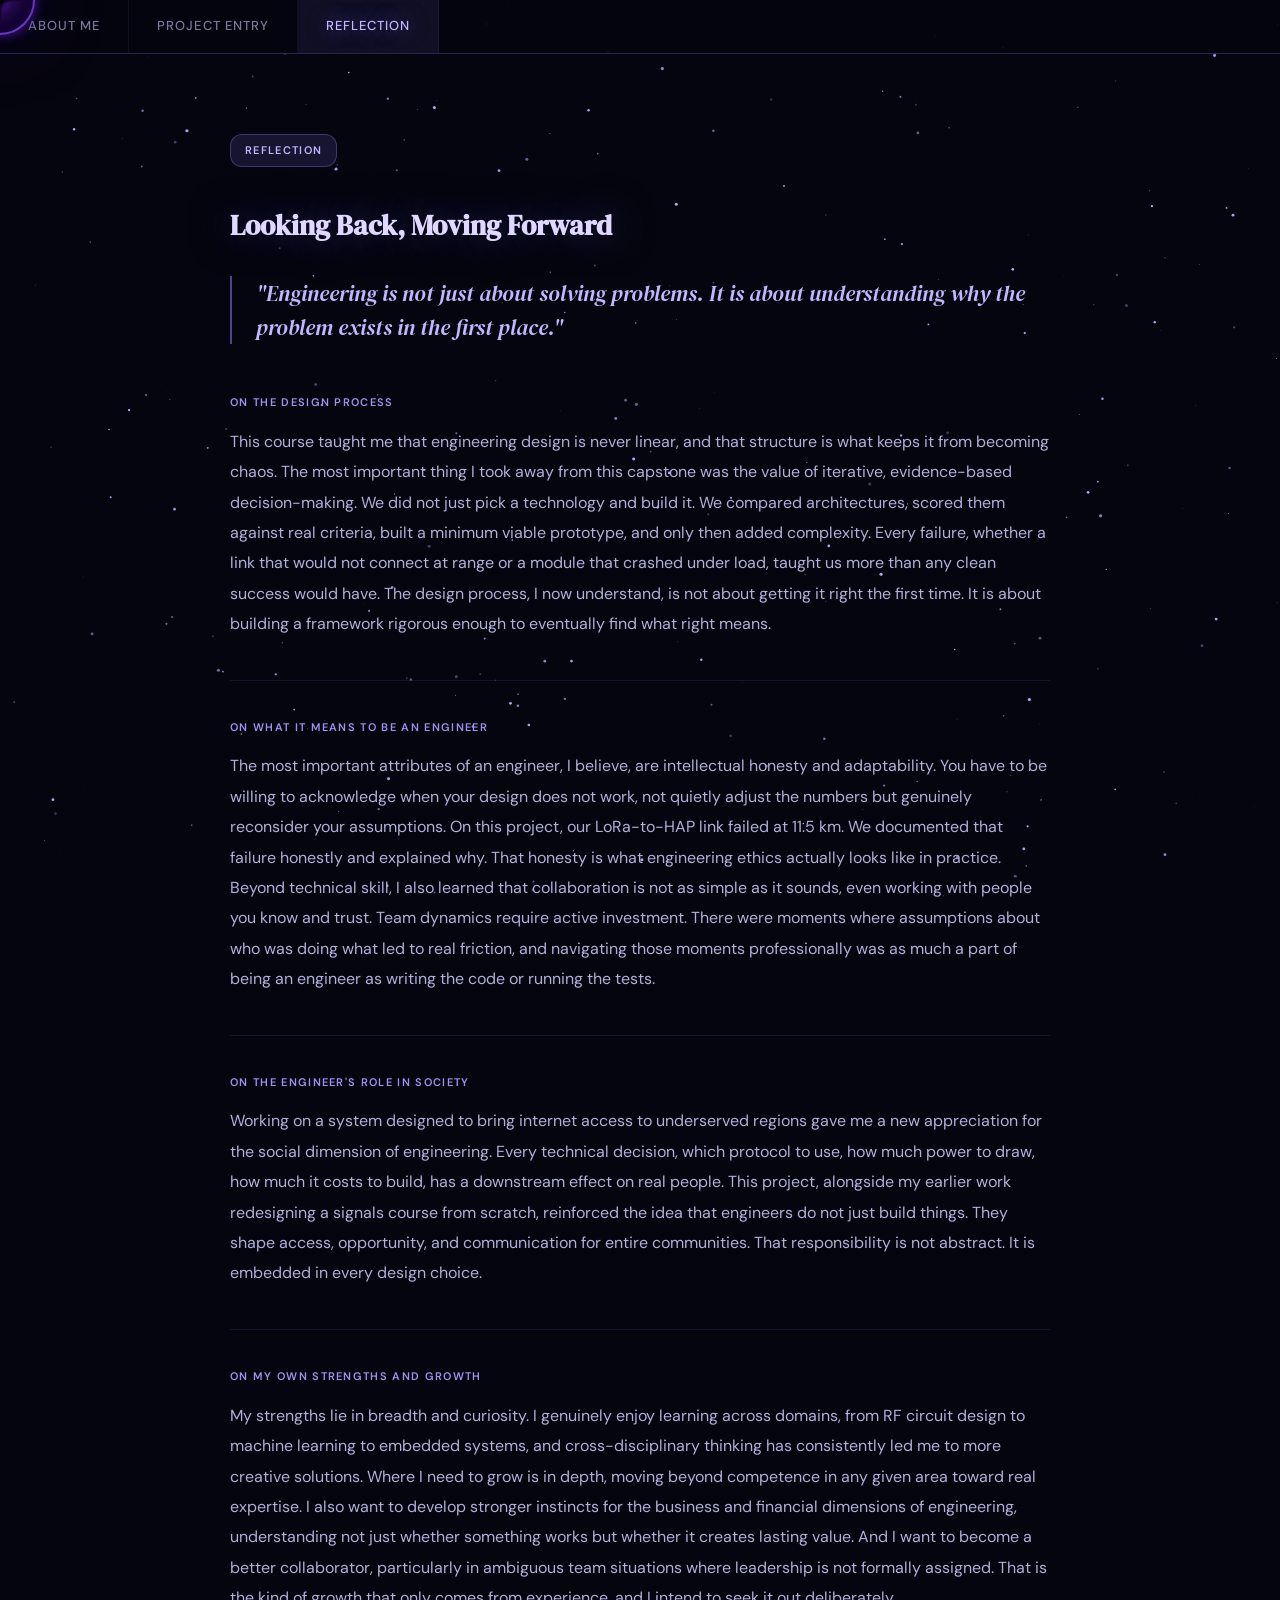
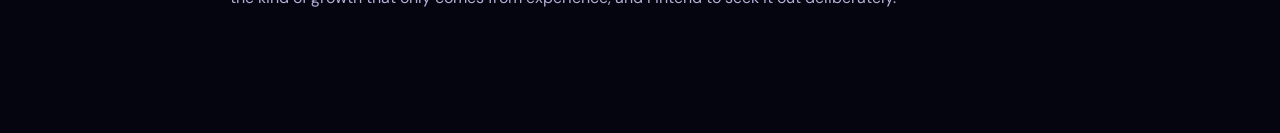
<file: reflection(1).html>
<!DOCTYPE html>
<html lang="en">
<head>
<meta charset="UTF-8">
<meta name="viewport" content="width=device-width, initial-scale=1.0">
<title>Ahmed Shehata — Reflection</title>
<link href="https://fonts.googleapis.com/css2?family=DM+Serif+Display:ital@0;1&family=DM+Sans:wght@300;400;500;600&display=swap" rel="stylesheet">
<style>
  :root{--text:#e8e8ff;--text-muted:#b0b0d8;--text-light:#6060aa;}
  *{margin:0;padding:0;box-sizing:border-box;cursor:none!important;}
  body{font-family:'DM Sans',sans-serif;background:#05050f;color:var(--text);line-height:1.9;overflow-x:hidden;font-size:16px;}
  #cosmic-cursor{position:fixed;pointer-events:none;z-index:99999;width:40px;height:40px;transform:translate(-50%,-50%);animation:cursor-spin 3s linear infinite;}
  #cosmic-cursor svg{width:100%;height:100%;filter:drop-shadow(0 0 8px rgba(120,40,255,1)) drop-shadow(0 0 20px rgba(100,20,220,0.9)) drop-shadow(0 0 40px rgba(80,0,180,0.7));}
  #cursor-glow{position:fixed;pointer-events:none;z-index:99997;width:90px;height:90px;border-radius:50%;background:radial-gradient(circle,rgba(0,0,0,0.7) 0%,rgba(30,0,60,0.35) 40%,transparent 70%);transform:translate(-50%,-50%);transition:left 0.1s ease,top 0.1s ease;}
  #cursor-ring{position:fixed;pointer-events:none;z-index:99998;width:70px;height:70px;border-radius:50%;border:2px solid rgba(140,80,255,0.75);box-shadow:0 0 12px rgba(120,40,255,0.5),inset 0 0 12px rgba(120,40,255,0.15);transform:translate(-50%,-50%);transition:left 0.18s ease,top 0.18s ease;animation:ring-pulse 2s ease-in-out infinite;}
  .cursor-trail{position:fixed;pointer-events:none;z-index:99996;border-radius:50%;transform:translate(-50%,-50%);background:rgba(120,40,255,0.7);animation:trail-fade 0.6s ease-out forwards;}
  @keyframes cursor-spin{from{transform:translate(-50%,-50%) rotate(0deg);}to{transform:translate(-50%,-50%) rotate(360deg);}}
  @keyframes ring-pulse{0%,100%{width:70px;height:70px;opacity:0.75;}50%{width:84px;height:84px;opacity:0.3;}}
  @keyframes trail-fade{0%{opacity:0.8;width:10px;height:10px;}100%{opacity:0;width:3px;height:3px;}}
  .page-nav{position:sticky;top:0;background:rgba(5,5,15,0.85);backdrop-filter:blur(20px);-webkit-backdrop-filter:blur(20px);z-index:100;display:flex;gap:0;border-bottom:1px solid rgba(123,111,224,0.3);}
  .page-nav a{color:rgba(200,200,255,0.6);text-decoration:none;padding:14px 28px;font-size:13px;letter-spacing:0.08em;text-transform:uppercase;font-weight:500;transition:all 0.2s;border-right:1px solid rgba(123,111,224,0.1);}
  .page-nav a:hover,.page-nav a.active{color:#c0b8ff;background:rgba(123,111,224,0.1);text-shadow:0 0 20px rgba(123,111,224,0.8);}
  .page-section{padding:80px 0;position:relative;z-index:1;}
  .container{max-width:900px;margin:0 auto;padding:0 40px;}
  .page-label{display:inline-block;background:rgba(123,111,224,0.15);color:#c0b8ff;font-size:11px;font-weight:600;letter-spacing:0.12em;text-transform:uppercase;padding:5px 14px;border-radius:12px;margin-bottom:2rem;border:1px solid rgba(123,111,224,0.4);}
  .section-heading{font-family:'DM Serif Display',serif;font-size:28px;color:#e0d8ff;margin-bottom:24px;text-shadow:0 0 40px rgba(123,111,224,0.5);}
  .reflection-intro{font-family:'DM Serif Display',serif;font-size:22px;color:#c0b8ff;line-height:1.55;font-style:italic;border-left:2px solid rgba(123,111,224,0.6);padding-left:24px;margin-bottom:48px;}
  .reflection-q{margin-bottom:40px;}
  .reflection-q h4{font-size:11px;letter-spacing:0.12em;text-transform:uppercase;color:#9d94f0;font-weight:600;margin-bottom:14px;}
  .reflection-q p{font-size:16px;color:var(--text-muted);line-height:1.9;}
  hr.divider{border:none;border-top:1px solid rgba(123,111,224,0.15);margin:36px 0;}
</style>
</head>
<body>

<div id="cosmic-cursor">
  <svg viewBox="0 0 24 24" xmlns="http://www.w3.org/2000/svg">
    <defs>
      <radialGradient id="bhgrad" cx="50%" cy="50%" r="50%">
        <stop offset="0%" stop-color="#000000"/><stop offset="40%" stop-color="#0a0010"/>
        <stop offset="75%" stop-color="#1a0030"/><stop offset="100%" stop-color="#0d0020"/>
      </radialGradient>
      <radialGradient id="ringgrad" cx="50%" cy="50%" r="50%">
        <stop offset="0%" stop-color="#000000" stop-opacity="1"/>
        <stop offset="100%" stop-color="#2a005a" stop-opacity="0.3"/>
      </radialGradient>
    </defs>
    <polygon points="12,0 13.5,10.5 24,12 13.5,13.5 12,24 10.5,13.5 0,12 10.5,10.5" fill="url(#bhgrad)" stroke="#1a0030" stroke-width="0.3"/>
    <circle cx="12" cy="12" r="5" fill="url(#ringgrad)"/>
    <circle cx="12" cy="12" r="2.5" fill="#000000"/>
    <circle cx="12" cy="12" r="1" fill="#0a0010"/>
  </svg>
</div>
<div id="cursor-ring"></div>
<div id="cursor-glow"></div>
<canvas id="starfield" style="position:fixed;top:0;left:0;width:100%;height:100%;z-index:0;pointer-events:none;"></canvas>

<nav class="page-nav">
  <a href="index.html">About Me</a>
  <a href="project.html">Project Entry</a>
  <a href="reflection.html" class="active">Reflection</a>
</nav>

<section class="page-section">
  <div class="container">
    <span class="page-label">Reflection</span>
    <h2 class="section-heading">Looking Back, Moving Forward</h2>
    <div class="reflection-intro">
      "Engineering is not just about solving problems. It is about understanding why the problem exists in the first place."
    </div>
    <div class="reflection-q">
      <h4>On the Design Process</h4>
      <p>This course taught me that engineering design is never linear, and that structure is what keeps it from becoming chaos. The most important thing I took away from this capstone was the value of iterative, evidence-based decision-making. We did not just pick a technology and build it. We compared architectures, scored them against real criteria, built a minimum viable prototype, and only then added complexity. Every failure, whether a link that would not connect at range or a module that crashed under load, taught us more than any clean success would have. The design process, I now understand, is not about getting it right the first time. It is about building a framework rigorous enough to eventually find what right means.</p>
    </div>
    <hr class="divider">
    <div class="reflection-q">
      <h4>On What It Means to Be an Engineer</h4>
      <p>The most important attributes of an engineer, I believe, are intellectual honesty and adaptability. You have to be willing to acknowledge when your design does not work, not quietly adjust the numbers but genuinely reconsider your assumptions. On this project, our LoRa-to-HAP link failed at 11.5 km. We documented that failure honestly and explained why. That honesty is what engineering ethics actually looks like in practice. Beyond technical skill, I also learned that collaboration is not as simple as it sounds, even working with people you know and trust. Team dynamics require active investment. There were moments where assumptions about who was doing what led to real friction, and navigating those moments professionally was as much a part of being an engineer as writing the code or running the tests.</p>
    </div>
    <hr class="divider">
    <div class="reflection-q">
      <h4>On the Engineer's Role in Society</h4>
      <p>Working on a system designed to bring internet access to underserved regions gave me a new appreciation for the social dimension of engineering. Every technical decision, which protocol to use, how much power to draw, how much it costs to build, has a downstream effect on real people. This project, alongside my earlier work redesigning a signals course from scratch, reinforced the idea that engineers do not just build things. They shape access, opportunity, and communication for entire communities. That responsibility is not abstract. It is embedded in every design choice.</p>
    </div>
    <hr class="divider">
    <div class="reflection-q">
      <h4>On My Own Strengths and Growth</h4>
      <p>My strengths lie in breadth and curiosity. I genuinely enjoy learning across domains, from RF circuit design to machine learning to embedded systems, and cross-disciplinary thinking has consistently led me to more creative solutions. Where I need to grow is in depth, moving beyond competence in any given area toward real expertise. I also want to develop stronger instincts for the business and financial dimensions of engineering, understanding not just whether something works but whether it creates lasting value. And I want to become a better collaborator, particularly in ambiguous team situations where leadership is not formally assigned. That is the kind of growth that only comes from experience, and I intend to seek it out deliberately.</p>
    </div>
  </div>
</section>

<script>
(function(){
  const c=document.getElementById('starfield'),ctx=c.getContext('2d');
  let W,H,stars=[],shootingStars=[],comets=[];
  function resize(){W=c.width=window.innerWidth;H=c.height=window.innerHeight;}
  function init(){stars=[];for(let i=0;i<250;i++)stars.push({x:Math.random()*W,y:Math.random()*H,r:Math.random()*1.4+0.2,twinkle:Math.random()*Math.PI*2,s:Math.random()*0.005+0.001,vy:Math.random()*0.08+0.02});}
  function spawnShootingStar(){const angle=Math.PI/6+Math.random()*Math.PI/6;shootingStars.push({x:Math.random()*W,y:Math.random()*(H*0.5),vx:Math.cos(angle)*18,vy:Math.sin(angle)*18,len:Math.random()*120+80,life:1,decay:Math.random()*0.015+0.01,width:Math.random()*1.5+0.5});}
  function spawnComet(){comets.push({x:-100,y:Math.random()*(H*0.6),vx:Math.random()*4+3,vy:Math.random()*1.5+0.5,len:Math.random()*200+150,life:1,decay:0.003,width:Math.random()*2+1.5,hue:Math.random()<0.5?270:200});}
  setInterval(spawnShootingStar,2800);setInterval(spawnComet,9000);
  function draw(){ctx.clearRect(0,0,W,H);stars.forEach(s=>{s.twinkle+=s.s;s.y+=s.vy;if(s.y>H){s.y=0;s.x=Math.random()*W;}const o=0.3+0.7*(Math.sin(s.twinkle)*0.5+0.5);ctx.beginPath();ctx.arc(s.x,s.y,s.r,0,Math.PI*2);ctx.fillStyle=`rgba(180,170,255,${o})`;ctx.fill();});shootingStars.forEach((s,i)=>{s.x+=s.vx;s.y+=s.vy;s.life-=s.decay;if(s.life<=0){shootingStars.splice(i,1);return;}const tx=s.x-Math.cos(Math.atan2(s.vy,s.vx))*s.len;const ty=s.y-Math.sin(Math.atan2(s.vy,s.vx))*s.len;const grad=ctx.createLinearGradient(tx,ty,s.x,s.y);grad.addColorStop(0,'rgba(255,255,255,0)');grad.addColorStop(0.7,`rgba(200,180,255,${s.life*0.6})`);grad.addColorStop(1,`rgba(255,255,255,${s.life})`);ctx.beginPath();ctx.moveTo(tx,ty);ctx.lineTo(s.x,s.y);ctx.strokeStyle=grad;ctx.lineWidth=s.width;ctx.lineCap='round';ctx.stroke();ctx.beginPath();ctx.arc(s.x,s.y,s.width,0,Math.PI*2);ctx.fillStyle=`rgba(255,255,255,${s.life})`;ctx.fill();});comets.forEach((s,i)=>{s.x+=s.vx;s.y+=s.vy;s.life-=s.decay;if(s.life<=0||s.x>W+200){comets.splice(i,1);return;}const angle=Math.atan2(s.vy,s.vx);const tx=s.x-Math.cos(angle)*s.len;const ty=s.y-Math.sin(angle)*s.len;const grad=ctx.createLinearGradient(tx,ty,s.x,s.y);grad.addColorStop(0,`hsla(${s.hue},80%,70%,0)`);grad.addColorStop(0.5,`hsla(${s.hue},80%,75%,${s.life*0.3})`);grad.addColorStop(1,`hsla(${s.hue},100%,95%,${s.life*0.9})`);ctx.beginPath();ctx.moveTo(tx,ty);ctx.lineTo(s.x,s.y);ctx.strokeStyle=grad;ctx.lineWidth=s.width;ctx.lineCap='round';ctx.stroke();const glow=ctx.createRadialGradient(s.x,s.y,0,s.x,s.y,s.width*6);glow.addColorStop(0,`hsla(${s.hue},100%,95%,${s.life*0.8})`);glow.addColorStop(1,'rgba(0,0,0,0)');ctx.beginPath();ctx.arc(s.x,s.y,s.width*6,0,Math.PI*2);ctx.fillStyle=glow;ctx.fill();});requestAnimationFrame(draw);}
  resize();init();draw();window.addEventListener('resize',()=>{resize();init();});
})();
const cosmicCursor=document.getElementById('cosmic-cursor'),cursorGlow=document.getElementById('cursor-glow'),cursorRing=document.getElementById('cursor-ring');
document.addEventListener('mousemove',e=>{cosmicCursor.style.left=e.clientX+'px';cosmicCursor.style.top=e.clientY+'px';cursorGlow.style.left=e.clientX+'px';cursorGlow.style.top=e.clientY+'px';cursorRing.style.left=e.clientX+'px';cursorRing.style.top=e.clientY+'px';const trail=document.createElement('div');trail.className='cursor-trail';trail.style.left=e.clientX+'px';trail.style.top=e.clientY+'px';trail.style.width='10px';trail.style.height='10px';document.body.appendChild(trail);setTimeout(()=>trail.remove(),600);});
document.addEventListener('mousedown',()=>{cosmicCursor.style.width='52px';cosmicCursor.style.height='52px';cosmicCursor.style.animationDuration='0.5s';});
document.addEventListener('mouseup',()=>{cosmicCursor.style.width='40px';cosmicCursor.style.height='40px';cosmicCursor.style.animationDuration='3s';});
</script>
</body>
</html>
</file>
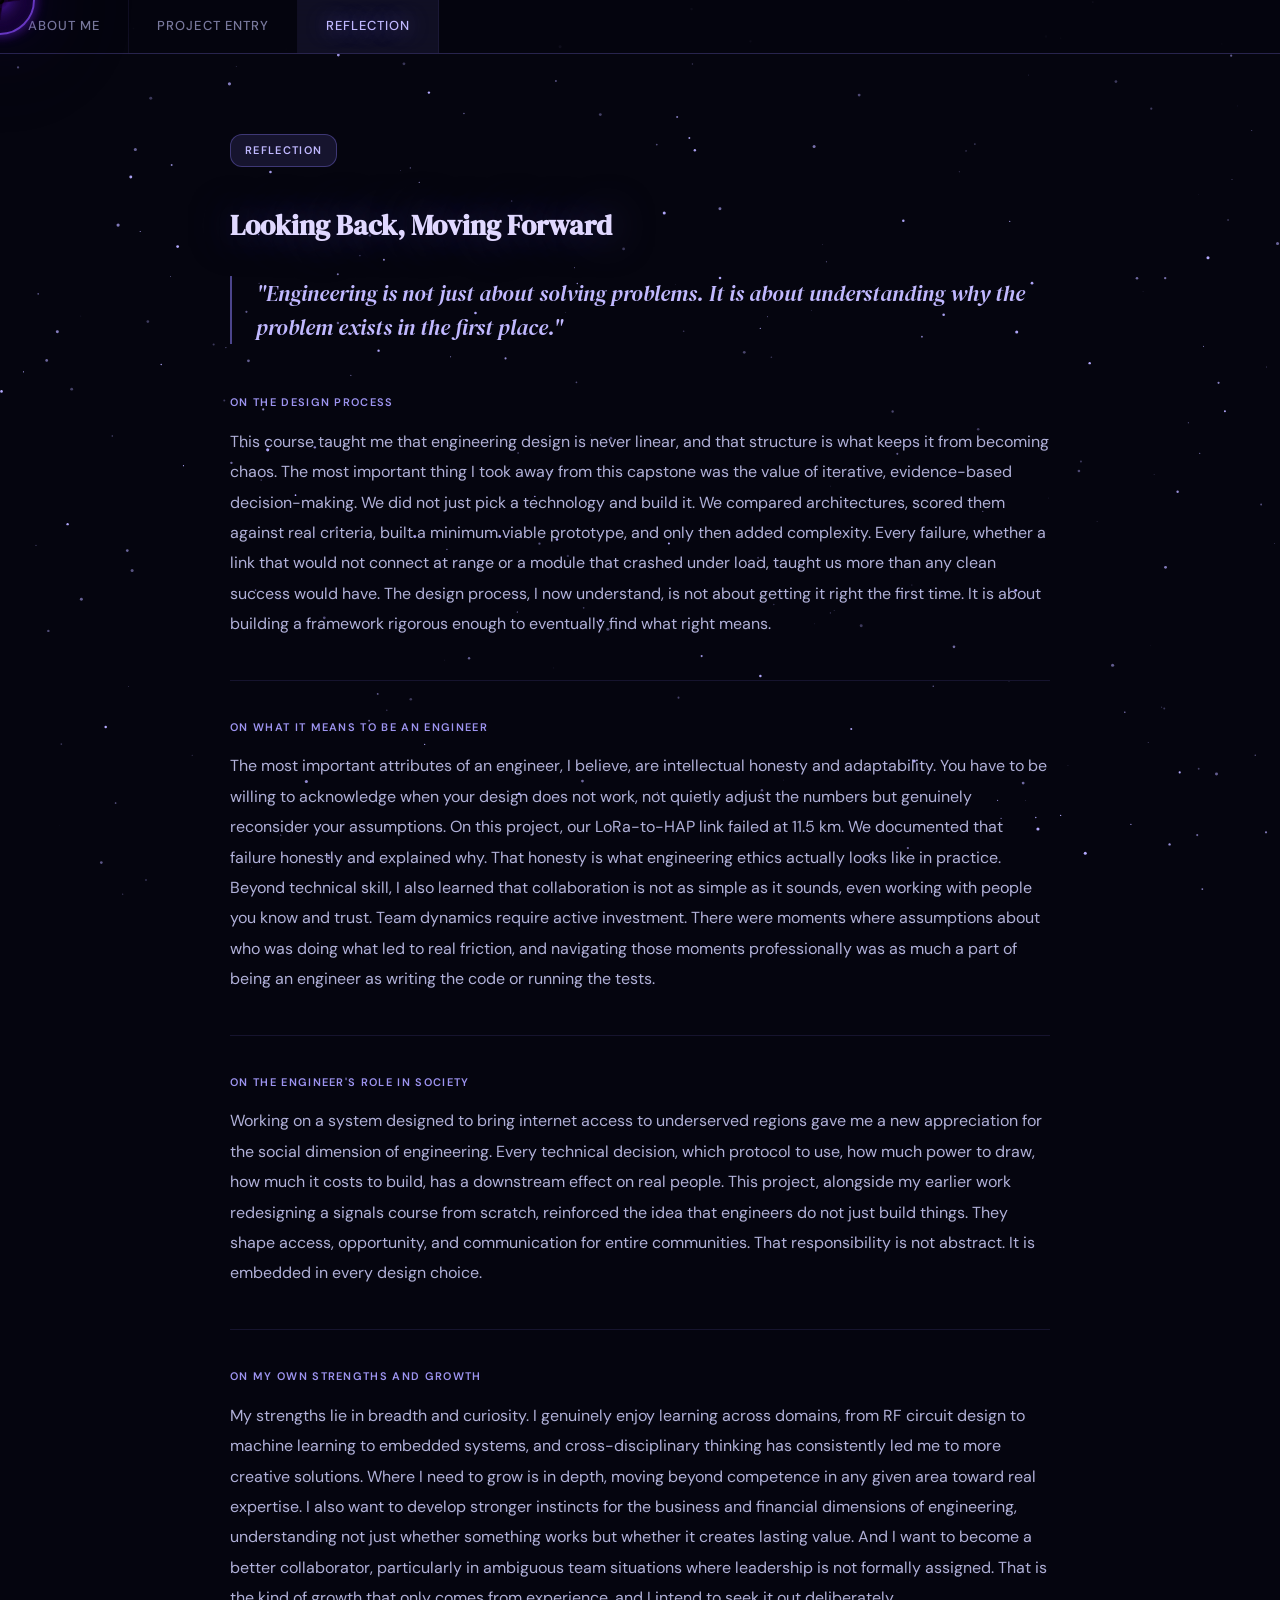
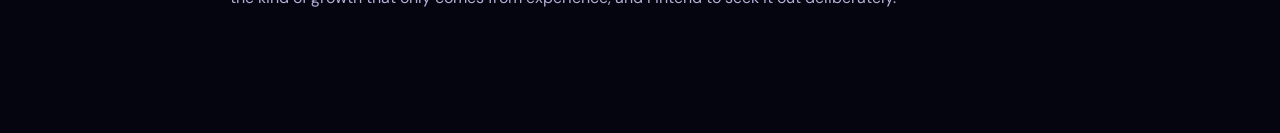
<file: reflection.html>
<!DOCTYPE html>
<html lang="en">
<head>
<meta charset="UTF-8">
<meta name="viewport" content="width=device-width, initial-scale=1.0">
<title>Ahmed Shehata — Reflection</title>
<link href="https://fonts.googleapis.com/css2?family=DM+Serif+Display:ital@0;1&family=DM+Sans:wght@300;400;500;600&display=swap" rel="stylesheet">
<link rel="stylesheet" href="styles.css">
<style>
  /* === reflection.html — page-specific styles === */
  body { line-height: 1.9; }
  .section-heading { margin-bottom: 24px; }
  .reflection-intro{font-family:'DM Serif Display',serif;font-size:22px;color:#c0b8ff;line-height:1.55;font-style:italic;border-left:2px solid rgba(123,111,224,0.6);padding-left:24px;margin-bottom:48px;}
  .reflection-q{margin-bottom:40px;}
  .reflection-q h4{font-size:11px;letter-spacing:0.12em;text-transform:uppercase;color:#9d94f0;font-weight:600;margin-bottom:14px;}
  .reflection-q p{font-size:16px;color:var(--text-muted);line-height:1.9;}
  hr.divider{border:none;border-top:1px solid rgba(123,111,224,0.15);margin:36px 0;}
</style>
</head>
<body>

<div id="cosmic-cursor">
  <svg viewBox="0 0 24 24" xmlns="http://www.w3.org/2000/svg">
    <defs>
      <radialGradient id="bhgrad" cx="50%" cy="50%" r="50%">
        <stop offset="0%" stop-color="#000000"/><stop offset="40%" stop-color="#0a0010"/>
        <stop offset="75%" stop-color="#1a0030"/><stop offset="100%" stop-color="#0d0020"/>
      </radialGradient>
      <radialGradient id="ringgrad" cx="50%" cy="50%" r="50%">
        <stop offset="0%" stop-color="#000000" stop-opacity="1"/>
        <stop offset="100%" stop-color="#2a005a" stop-opacity="0.3"/>
      </radialGradient>
    </defs>
    <polygon points="12,0 13.5,10.5 24,12 13.5,13.5 12,24 10.5,13.5 0,12 10.5,10.5" fill="url(#bhgrad)" stroke="#1a0030" stroke-width="0.3"/>
    <circle cx="12" cy="12" r="5" fill="url(#ringgrad)"/>
    <circle cx="12" cy="12" r="2.5" fill="#000000"/>
    <circle cx="12" cy="12" r="1" fill="#0a0010"/>
  </svg>
</div>
<div id="cursor-ring"></div>
<div id="cursor-glow"></div>
<canvas id="starfield" style="position:fixed;top:0;left:0;width:100%;height:100%;z-index:0;pointer-events:none;"></canvas>

<nav class="page-nav">
  <a href="index.html">About Me</a>
  <a href="project.html">Project Entry</a>
  <a href="reflection.html" class="active">Reflection</a>
</nav>

<section class="page-section">
  <div class="container">
    <span class="page-label">Reflection</span>
    <h2 class="section-heading">Looking Back, Moving Forward</h2>
    <div class="reflection-intro">
      "Engineering is not just about solving problems. It is about understanding why the problem exists in the first place."
    </div>
    <div class="reflection-q">
      <h4>On the Design Process</h4>
      <p>This course taught me that engineering design is never linear, and that structure is what keeps it from becoming chaos. The most important thing I took away from this capstone was the value of iterative, evidence-based decision-making. We did not just pick a technology and build it. We compared architectures, scored them against real criteria, built a minimum viable prototype, and only then added complexity. Every failure, whether a link that would not connect at range or a module that crashed under load, taught us more than any clean success would have. The design process, I now understand, is not about getting it right the first time. It is about building a framework rigorous enough to eventually find what right means.</p>
    </div>
    <hr class="divider">
    <div class="reflection-q">
      <h4>On What It Means to Be an Engineer</h4>
      <p>The most important attributes of an engineer, I believe, are intellectual honesty and adaptability. You have to be willing to acknowledge when your design does not work, not quietly adjust the numbers but genuinely reconsider your assumptions. On this project, our LoRa-to-HAP link failed at 11.5 km. We documented that failure honestly and explained why. That honesty is what engineering ethics actually looks like in practice. Beyond technical skill, I also learned that collaboration is not as simple as it sounds, even working with people you know and trust. Team dynamics require active investment. There were moments where assumptions about who was doing what led to real friction, and navigating those moments professionally was as much a part of being an engineer as writing the code or running the tests.</p>
    </div>
    <hr class="divider">
    <div class="reflection-q">
      <h4>On the Engineer's Role in Society</h4>
      <p>Working on a system designed to bring internet access to underserved regions gave me a new appreciation for the social dimension of engineering. Every technical decision, which protocol to use, how much power to draw, how much it costs to build, has a downstream effect on real people. This project, alongside my earlier work redesigning a signals course from scratch, reinforced the idea that engineers do not just build things. They shape access, opportunity, and communication for entire communities. That responsibility is not abstract. It is embedded in every design choice.</p>
    </div>
    <hr class="divider">
    <div class="reflection-q">
      <h4>On My Own Strengths and Growth</h4>
      <p>My strengths lie in breadth and curiosity. I genuinely enjoy learning across domains, from RF circuit design to machine learning to embedded systems, and cross-disciplinary thinking has consistently led me to more creative solutions. Where I need to grow is in depth, moving beyond competence in any given area toward real expertise. I also want to develop stronger instincts for the business and financial dimensions of engineering, understanding not just whether something works but whether it creates lasting value. And I want to become a better collaborator, particularly in ambiguous team situations where leadership is not formally assigned. That is the kind of growth that only comes from experience, and I intend to seek it out deliberately.</p>
    </div>
  </div>
</section>

<script>
(function(){
  const c=document.getElementById('starfield'),ctx=c.getContext('2d');
  let W,H,stars=[],shootingStars=[],comets=[];
  function resize(){W=c.width=window.innerWidth;H=c.height=window.innerHeight;}
  function init(){stars=[];for(let i=0;i<250;i++)stars.push({x:Math.random()*W,y:Math.random()*H,r:Math.random()*1.4+0.2,twinkle:Math.random()*Math.PI*2,s:Math.random()*0.005+0.001,vy:Math.random()*0.08+0.02});}
  function spawnShootingStar(){const angle=Math.PI/6+Math.random()*Math.PI/6;shootingStars.push({x:Math.random()*W,y:Math.random()*(H*0.5),vx:Math.cos(angle)*18,vy:Math.sin(angle)*18,len:Math.random()*120+80,life:1,decay:Math.random()*0.015+0.01,width:Math.random()*1.5+0.5});}
  function spawnComet(){comets.push({x:-100,y:Math.random()*(H*0.6),vx:Math.random()*4+3,vy:Math.random()*1.5+0.5,len:Math.random()*200+150,life:1,decay:0.003,width:Math.random()*2+1.5,hue:Math.random()<0.5?270:200});}
  setInterval(spawnShootingStar,2800);setInterval(spawnComet,9000);
  function draw(){ctx.clearRect(0,0,W,H);stars.forEach(s=>{s.twinkle+=s.s;s.y+=s.vy;if(s.y>H){s.y=0;s.x=Math.random()*W;}const o=0.3+0.7*(Math.sin(s.twinkle)*0.5+0.5);ctx.beginPath();ctx.arc(s.x,s.y,s.r,0,Math.PI*2);ctx.fillStyle=`rgba(180,170,255,${o})`;ctx.fill();});shootingStars.forEach((s,i)=>{s.x+=s.vx;s.y+=s.vy;s.life-=s.decay;if(s.life<=0){shootingStars.splice(i,1);return;}const tx=s.x-Math.cos(Math.atan2(s.vy,s.vx))*s.len;const ty=s.y-Math.sin(Math.atan2(s.vy,s.vx))*s.len;const grad=ctx.createLinearGradient(tx,ty,s.x,s.y);grad.addColorStop(0,'rgba(255,255,255,0)');grad.addColorStop(0.7,`rgba(200,180,255,${s.life*0.6})`);grad.addColorStop(1,`rgba(255,255,255,${s.life})`);ctx.beginPath();ctx.moveTo(tx,ty);ctx.lineTo(s.x,s.y);ctx.strokeStyle=grad;ctx.lineWidth=s.width;ctx.lineCap='round';ctx.stroke();ctx.beginPath();ctx.arc(s.x,s.y,s.width,0,Math.PI*2);ctx.fillStyle=`rgba(255,255,255,${s.life})`;ctx.fill();});comets.forEach((s,i)=>{s.x+=s.vx;s.y+=s.vy;s.life-=s.decay;if(s.life<=0||s.x>W+200){comets.splice(i,1);return;}const angle=Math.atan2(s.vy,s.vx);const tx=s.x-Math.cos(angle)*s.len;const ty=s.y-Math.sin(angle)*s.len;const grad=ctx.createLinearGradient(tx,ty,s.x,s.y);grad.addColorStop(0,`hsla(${s.hue},80%,70%,0)`);grad.addColorStop(0.5,`hsla(${s.hue},80%,75%,${s.life*0.3})`);grad.addColorStop(1,`hsla(${s.hue},100%,95%,${s.life*0.9})`);ctx.beginPath();ctx.moveTo(tx,ty);ctx.lineTo(s.x,s.y);ctx.strokeStyle=grad;ctx.lineWidth=s.width;ctx.lineCap='round';ctx.stroke();const glow=ctx.createRadialGradient(s.x,s.y,0,s.x,s.y,s.width*6);glow.addColorStop(0,`hsla(${s.hue},100%,95%,${s.life*0.8})`);glow.addColorStop(1,'rgba(0,0,0,0)');ctx.beginPath();ctx.arc(s.x,s.y,s.width*6,0,Math.PI*2);ctx.fillStyle=glow;ctx.fill();});requestAnimationFrame(draw);}
  resize();init();draw();window.addEventListener('resize',()=>{resize();init();});
})();
const cosmicCursor=document.getElementById('cosmic-cursor'),cursorGlow=document.getElementById('cursor-glow'),cursorRing=document.getElementById('cursor-ring');
document.addEventListener('mousemove',e=>{cosmicCursor.style.left=e.clientX+'px';cosmicCursor.style.top=e.clientY+'px';cursorGlow.style.left=e.clientX+'px';cursorGlow.style.top=e.clientY+'px';cursorRing.style.left=e.clientX+'px';cursorRing.style.top=e.clientY+'px';const trail=document.createElement('div');trail.className='cursor-trail';trail.style.left=e.clientX+'px';trail.style.top=e.clientY+'px';trail.style.width='10px';trail.style.height='10px';document.body.appendChild(trail);setTimeout(()=>trail.remove(),600);});
document.addEventListener('mousedown',()=>{cosmicCursor.style.width='52px';cosmicCursor.style.height='52px';cosmicCursor.style.animationDuration='0.5s';});
document.addEventListener('mouseup',()=>{cosmicCursor.style.width='40px';cosmicCursor.style.height='40px';cosmicCursor.style.animationDuration='3s';});
</script>
</body>
</html>
</file>
<file: styles.css>
/* === TOKENS === */
:root {
  --navy: #0a0a1a;
  --navy-mid: #0d0d2b;
  --accent: #7b6fe0;
  --accent-light: #1a1a3e;
  --off-white: #0d0d1f;
  --warm-gray: #1a1a3a;
  --text: #e8e8ff;
  --text-muted: #b0b0d8;
  --text-light: #6060aa;
}

/* === RESET === */
* { margin: 0; padding: 0; box-sizing: border-box; cursor: none !important; }

/* === BASE === */
body { font-family: 'DM Sans', sans-serif; background: #05050f; color: var(--text); line-height: 1.85; overflow-x: hidden; font-size: 16px; }

/* === COSMIC CURSOR === */
#cosmic-cursor { position: fixed; pointer-events: none; z-index: 99999; width: 40px; height: 40px; transform: translate(-50%, -50%); animation: cursor-spin 3s linear infinite; }
#cosmic-cursor svg { width: 100%; height: 100%; filter: drop-shadow(0 0 8px rgba(120,40,255,1)) drop-shadow(0 0 20px rgba(100,20,220,0.9)) drop-shadow(0 0 40px rgba(80,0,180,0.7)) drop-shadow(0 0 60px rgba(60,0,140,0.4)); }
#cursor-glow { position: fixed; pointer-events: none; z-index: 99997; width: 90px; height: 90px; border-radius: 50%; background: radial-gradient(circle, rgba(0,0,0,0.7) 0%, rgba(30,0,60,0.35) 40%, transparent 70%); transform: translate(-50%, -50%); transition: left 0.1s ease, top 0.1s ease; }
#cursor-ring { position: fixed; pointer-events: none; z-index: 99998; width: 70px; height: 70px; border-radius: 50%; border: 2px solid rgba(140,80,255,0.75); box-shadow: 0 0 12px rgba(120,40,255,0.5), inset 0 0 12px rgba(120,40,255,0.15); transform: translate(-50%, -50%); transition: left 0.18s ease, top 0.18s ease; animation: ring-pulse 2s ease-in-out infinite; }
.cursor-trail { position: fixed; pointer-events: none; z-index: 99996; border-radius: 50%; transform: translate(-50%, -50%); background: rgba(120,40,255,0.7); box-shadow: 0 0 6px rgba(120,40,255,0.5); animation: trail-fade 0.6s ease-out forwards; }
@keyframes cursor-spin { from { transform: translate(-50%, -50%) rotate(0deg); } to { transform: translate(-50%, -50%) rotate(360deg); } }
@keyframes ring-pulse { 0%, 100% { width: 70px; height: 70px; opacity: 0.75; } 50% { width: 84px; height: 84px; opacity: 0.3; } }
@keyframes trail-fade { 0% { opacity: 0.8; width: 10px; height: 10px; } 100% { opacity: 0; width: 3px; height: 3px; } }

/* === NAV === */
.page-nav { position: sticky; top: 0; background: rgba(5,5,15,0.85); backdrop-filter: blur(20px); -webkit-backdrop-filter: blur(20px); z-index: 100; display: flex; gap: 0; border-bottom: 1px solid rgba(123,111,224,0.3); }
.page-nav a { color: rgba(200,200,255,0.6); text-decoration: none; padding: 14px 28px; font-size: 13px; letter-spacing: 0.08em; text-transform: uppercase; font-weight: 500; transition: all 0.2s; border-right: 1px solid rgba(123,111,224,0.1); }
.page-nav a:hover, .page-nav a.active { color: #c0b8ff; background: rgba(123,111,224,0.1); text-shadow: 0 0 20px rgba(123,111,224,0.8); }

/* === LAYOUT === */
.page-section { padding: 80px 0; position: relative; z-index: 1; }
.container { max-width: 900px; margin: 0 auto; padding: 0 40px; }

/* === SHARED COMPONENTS === */
.page-label { display: inline-block; background: rgba(123,111,224,0.15); color: #c0b8ff; font-size: 11px; font-weight: 600; letter-spacing: 0.12em; text-transform: uppercase; padding: 5px 14px; border-radius: 12px; margin-bottom: 2rem; border: 1px solid rgba(123,111,224,0.4); }
.section-heading { font-family: 'DM Serif Display', serif; font-size: 28px; color: #e0d8ff; margin-bottom: 8px; text-shadow: 0 0 40px rgba(123,111,224,0.5); }
.about-divider { width: 48px; height: 1px; background: linear-gradient(90deg, #7b6fe0, transparent); margin: 32px 0; }
.star-label { display: inline-block; font-size: 10px; font-weight: 700; letter-spacing: 0.14em; text-transform: uppercase; color: #c0b8ff; background: rgba(123,111,224,0.1); border: 1px solid rgba(123,111,224,0.4); padding: 3px 10px; border-radius: 12px; margin-bottom: 10px; }
</file>
